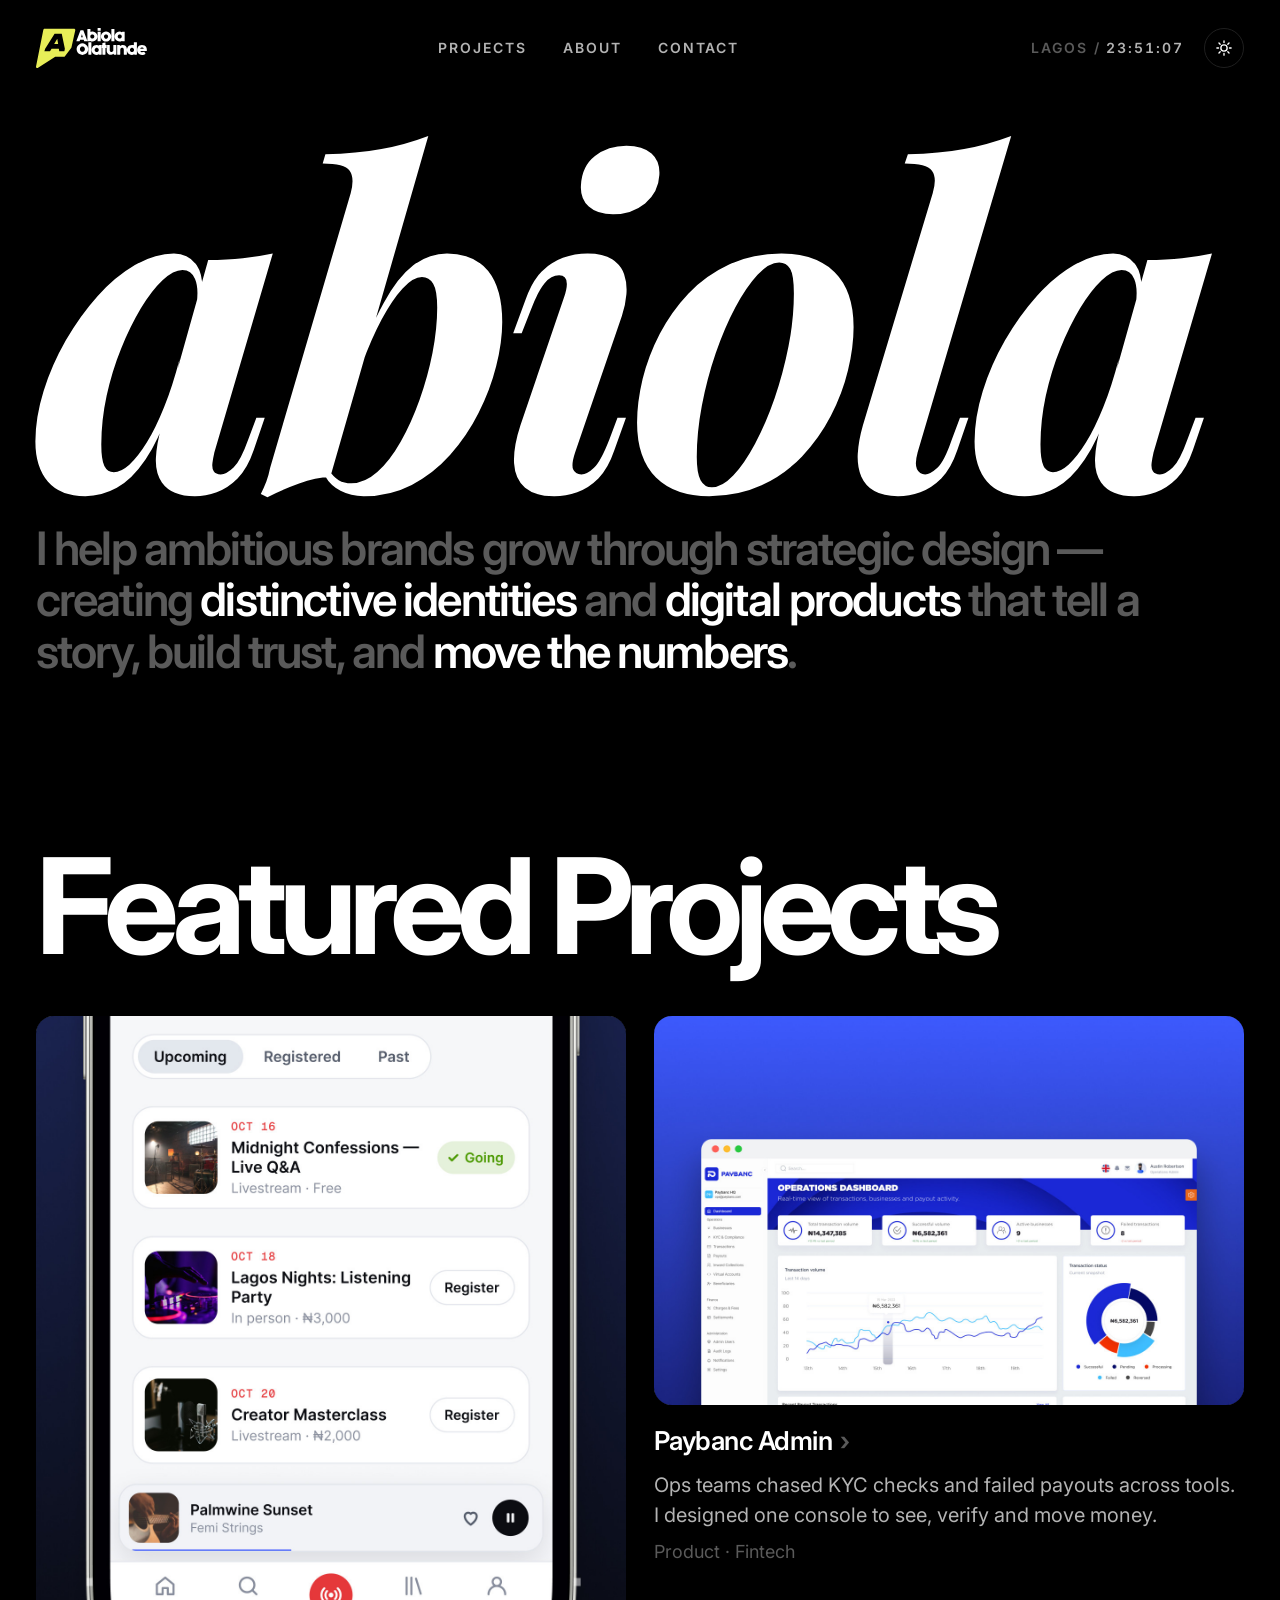
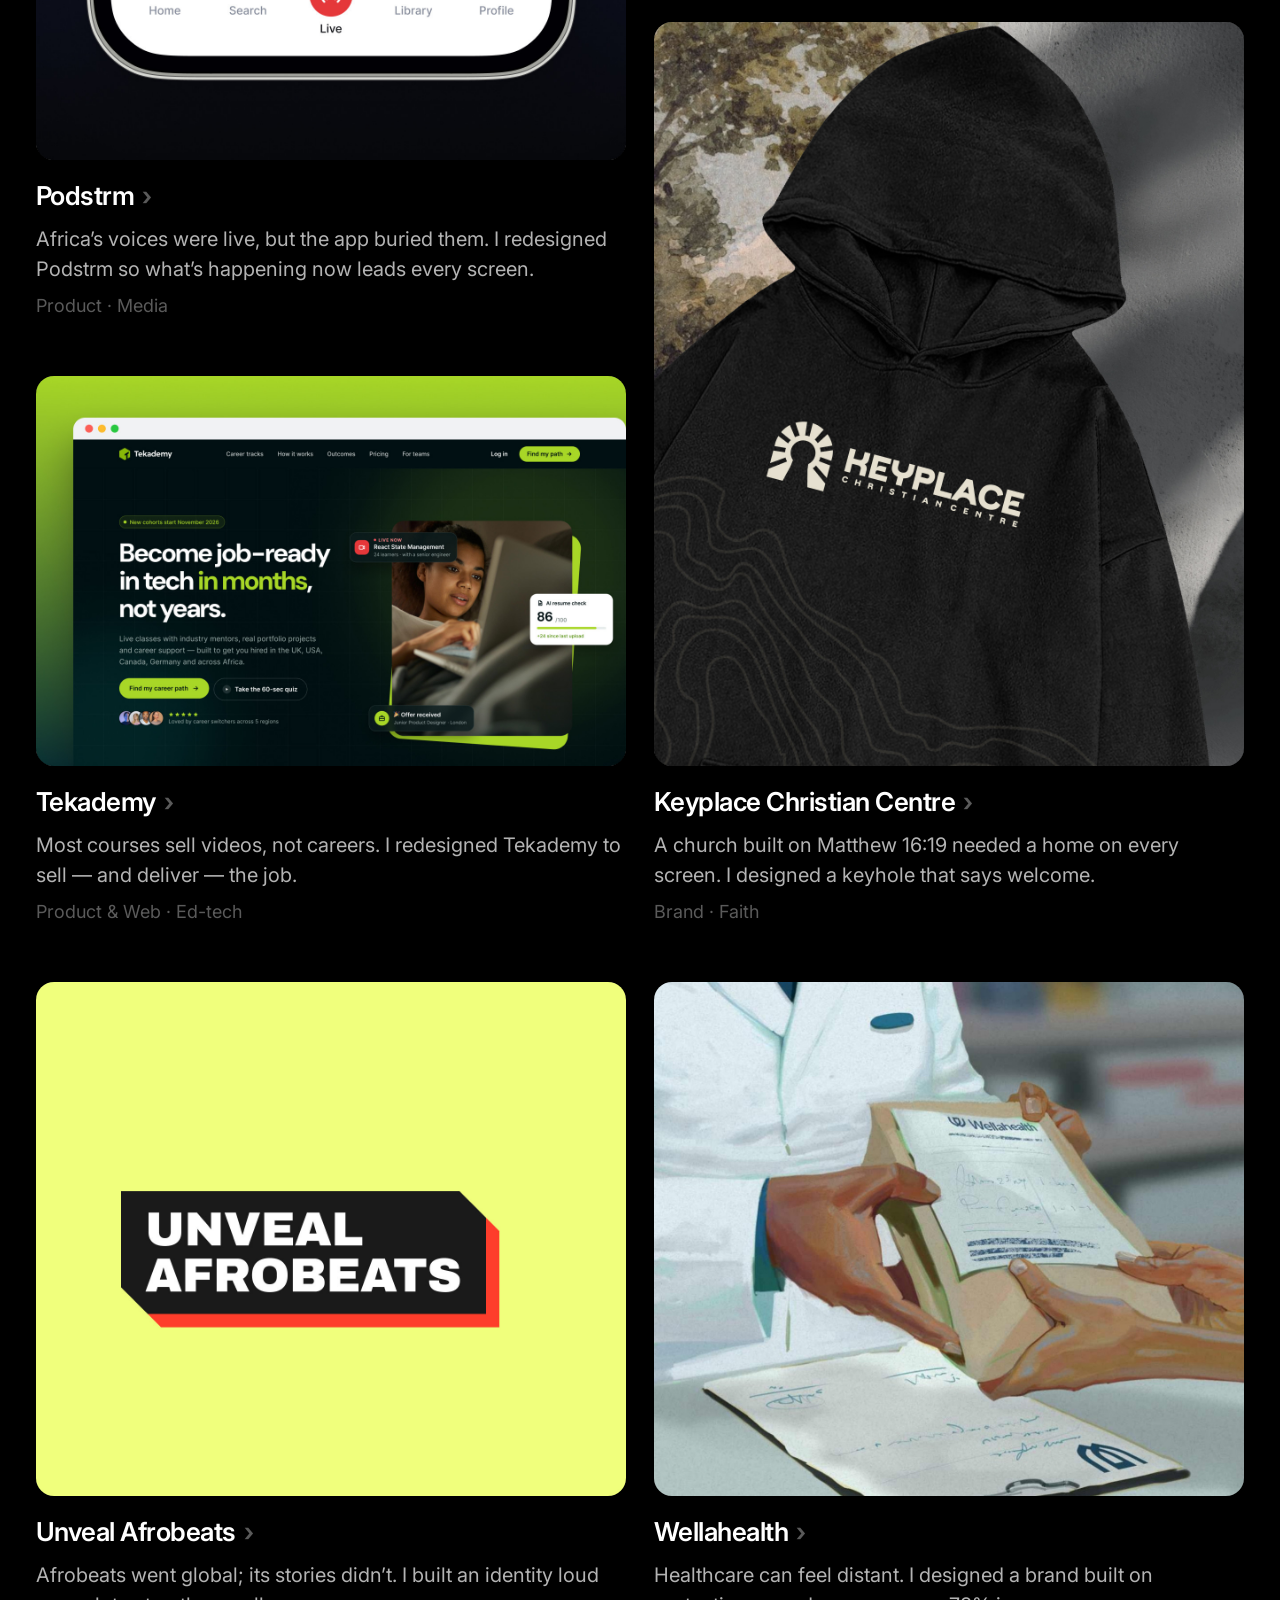
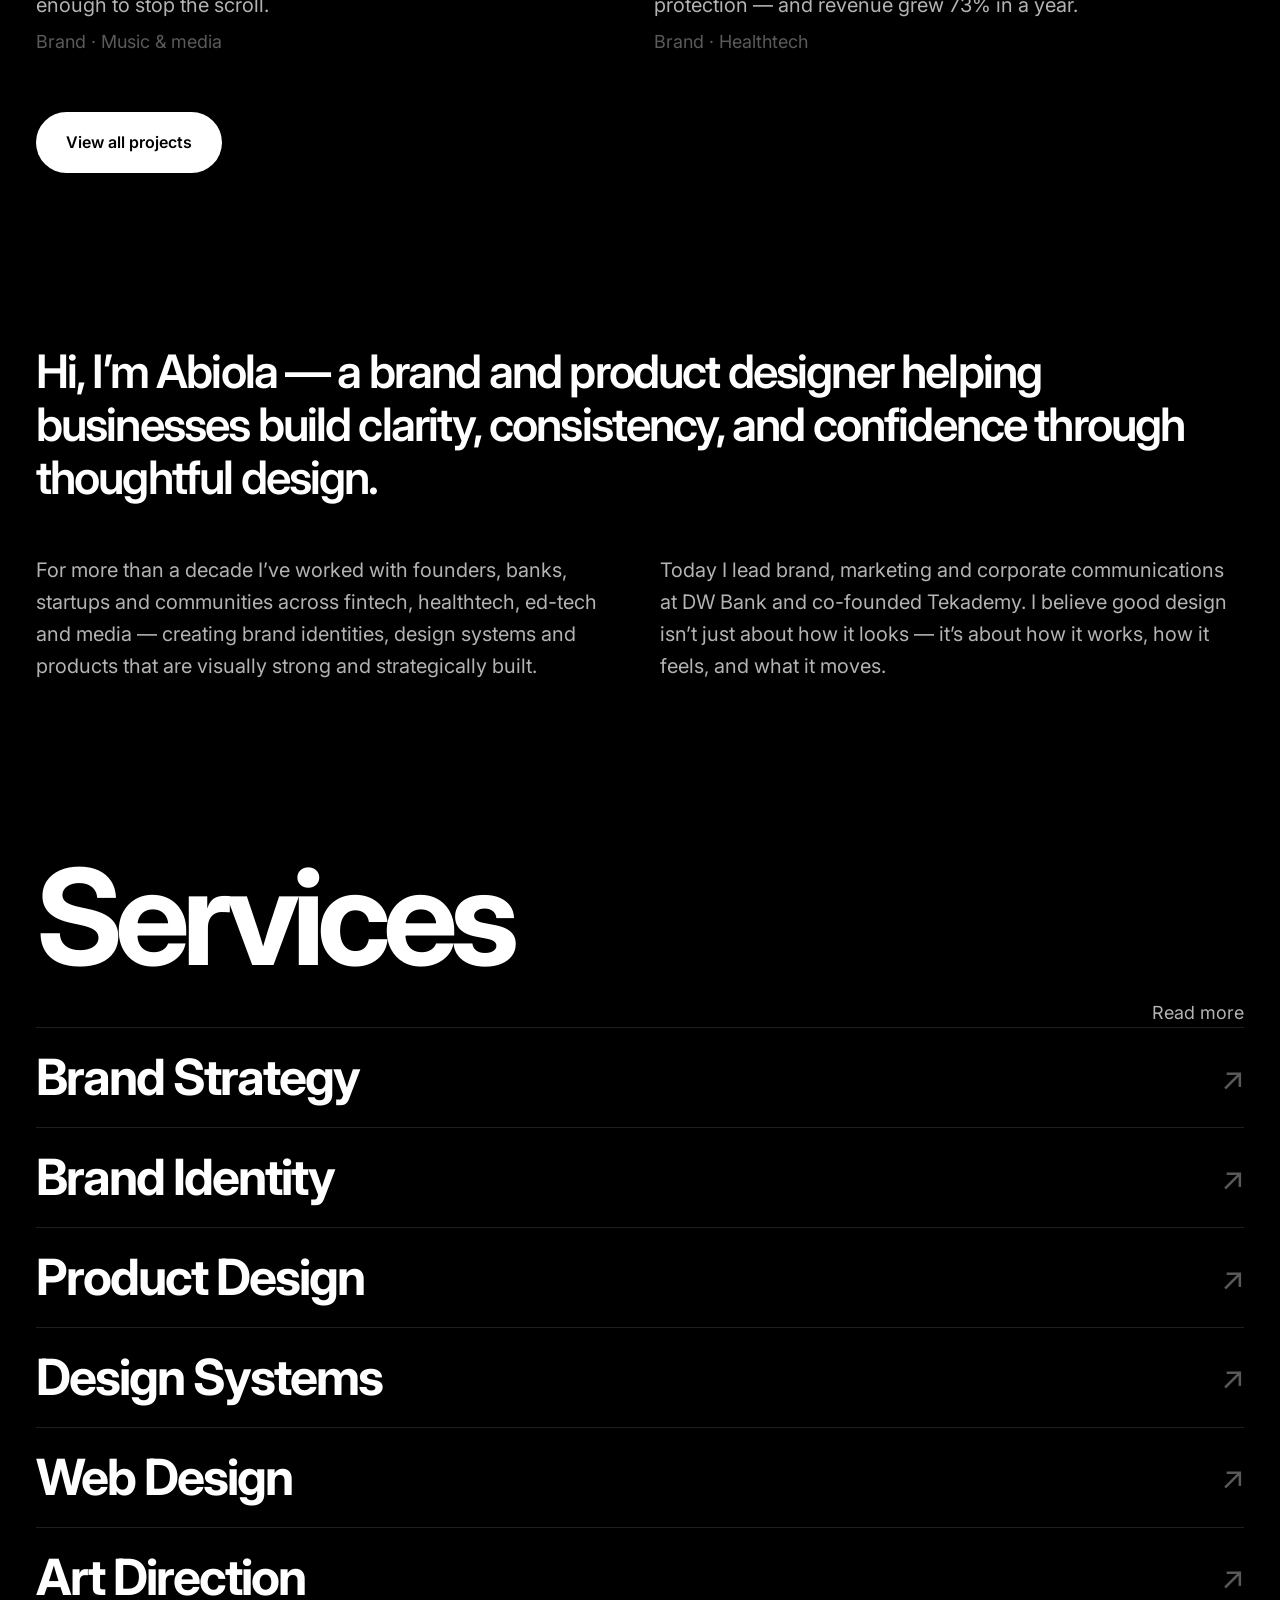
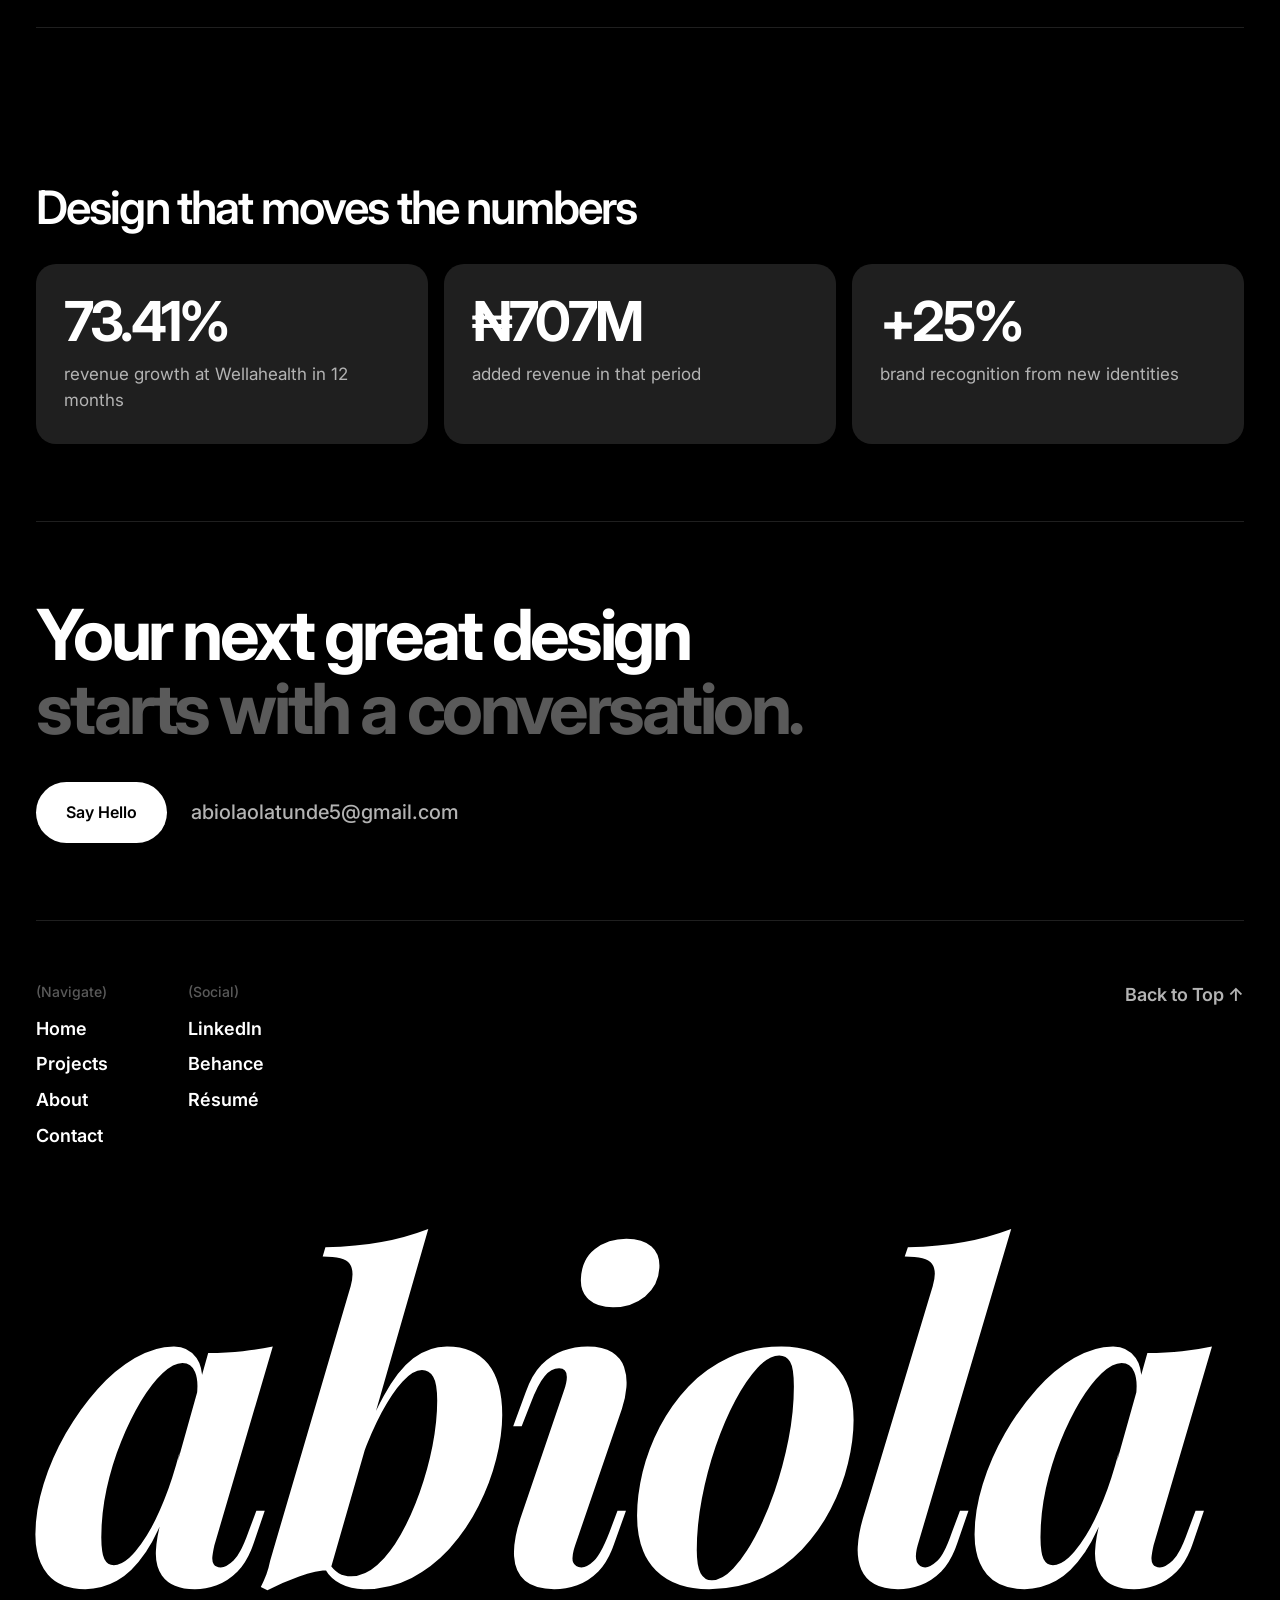
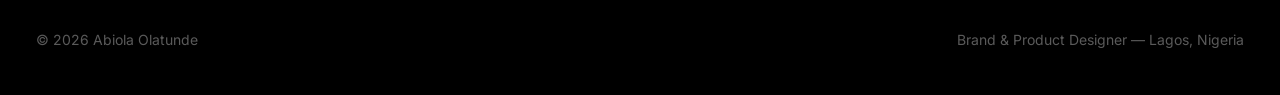
<file: index.html>
<!doctype html><html lang="en"><head><meta charset="utf-8"><meta name="viewport" content="width=device-width,initial-scale=1">
<title>Abiola Olatunde — Brand &amp; Product Designer</title><meta name="description" content="I help ambitious brands grow through strategic design."><meta property="og:title" content="Abiola Olatunde — Brand &amp; Product Designer"><meta property="og:description" content="I help ambitious brands grow through strategic design."><meta property="og:image" content="assets/img/card-podstrm.jpg">
<script>(function(){var t;try{t=localStorage.getItem('theme');}catch(e){}document.documentElement.setAttribute('data-theme',t==='light'?'light':'dark');})();</script>
<link rel="icon" href="assets/favicon.svg" type="image/svg+xml"><link rel="preconnect" href="https://fonts.googleapis.com"><link rel="preconnect" href="https://fonts.gstatic.com" crossorigin>
<link href="https://fonts.googleapis.com/css2?family=Inter:wght@400;500;600;700;900&display=swap" rel="stylesheet"><link rel="preload" href="assets/fonts/playfair-display-latin-700-italic.woff2" as="font" type="font/woff2" crossorigin><link rel="stylesheet" href="assets/style.css"></head><body><header class="site-head" data-appear><a class="logo" href="./"><svg class="brand-logo" viewBox="0 0 383.6 138.4" role="img" aria-label="Abiola Olatunde"><path class="logo-mark" fill="#E8EE58" fill-rule="evenodd" d="M 131.4,2.6 L 30,2.6 C 27.8,2.6 25.8,4.1 25.4,6.3 L 0.1,132.9 C -0.7,136.9 3.7,139.9 7.2,137.7 L 65.3,100 C 66,99.5 66.9,99.3 67.8,99.3 L 96.6,99.3 C 98,99.3 99.4,98.6 100.2,97.5 L 121.7,69.5 C 122.2,69 122.4,68.4 122.6,67.7 L 135.9,8.2 C 136.5,5.3 134.3,2.6 131.4,2.6 L 131.4,2.6 M 29,80.5 L 48.5,80.5 L 53.8,71.4 L 79.1,71.5 L 80.5,80.5 L 98.2,80.5 L 99.9,71.4 L 89.1,19.7 L 64.3,19.7 L 31.7,71.5 L 29,80.5 L 29,80.5 M 62.8,55.7 L 76.6,55.7 L 73.6,37.2 L 62.8,55.7 L 62.8,55.7"/><path fill="currentColor" fill-rule="evenodd" d="M 177.8,44.8 C 177.9,45 178,45.1 178,45.3 C 178,45.5 177.9,45.7 177.7,45.9 C 177.5,46 177.3,46.1 177,46.1 L 167.7,46.1 C 167,46.1 166.6,45.8 166.4,45.1 L 165.1,40.9 L 152.6,40.9 L 151.3,45.1 C 151.1,45.8 150.6,46.1 150,46.1 L 140.8,46.1 C 140.4,46.1 140.2,46 140,45.9 C 139.8,45.7 139.7,45.5 139.7,45.3 C 139.7,45.1 139.8,45 139.8,44.8 L 153.6,8.5 C 153.9,7.9 154.3,7.6 154.9,7.6 L 162.8,7.6 C 163.5,7.6 163.9,7.9 164.1,8.5 L 177.8,44.8 L 177.8,44.8 M 162,31.6 L 159.4,23.1 L 158.8,21.1 L 158.4,23.1 L 155.8,31.6 L 162,31.6 L 162,31.6 M 195.1,12.4 C 198.3,12.4 201.2,13.1 203.9,14.7 C 206.5,16.2 208.7,18.3 210.2,20.9 C 211.8,23.6 212.6,26.4 212.6,29.5 C 212.6,32.7 211.8,35.6 210.3,38.2 C 208.7,40.9 206.6,43 203.9,44.5 C 201.2,46.1 198.3,46.9 195.1,46.9 C 192.2,46.9 189.6,46.1 187.5,44.7 L 186.6,45.3 C 186.3,45.8 185.9,46.1 185.3,46.1 L 178.9,46.1 C 178.6,46.1 178.3,46 178.1,45.8 C 177.9,45.6 177.8,45.3 177.8,45 L 177.8,4.4 C 177.8,3.7 178.2,3.3 178.9,3.3 L 187.3,3.3 C 188,3.3 188.4,3.7 188.4,4.4 L 188.4,13.7 C 189.4,13.3 190.4,12.9 191.5,12.7 C 192.6,12.5 193.8,12.4 195.1,12.4 L 195.1,12.4 M 194.9,36.7 C 196.3,36.7 197.5,36.4 198.5,35.8 C 199.6,35.2 200.4,34.4 201,33.3 C 201.6,32.3 201.9,31.1 201.9,29.7 C 201.9,28.3 201.6,27.1 201,26 C 200.4,24.9 199.5,24.1 198.5,23.5 C 197.4,22.8 196.2,22.5 194.9,22.5 C 193.5,22.5 192.4,22.8 191.3,23.5 C 190.2,24.1 189.3,24.9 188.7,26 C 188.1,27.1 187.8,28.3 187.8,29.7 C 187.8,31 188.1,32.2 188.8,33.3 C 189.4,34.4 190.2,35.2 191.3,35.8 C 192.4,36.3 193.6,36.6 194.9,36.6 L 194.9,36.7 M 214.3,9.7 C 213.6,9.7 213.2,9.3 213.2,8.6 L 213.2,1.2 C 213.2,0.4 213.6,1.1e-13 214.3,1.1e-13 L 222.8,1.1e-13 C 223.5,1.1e-13 223.9,0.4 223.9,1.2 L 223.9,8.6 C 223.9,9.3 223.5,9.7 222.8,9.7 L 214.3,9.7 M 223.9,45 C 223.9,45.3 223.8,45.6 223.6,45.8 C 223.4,46 223.1,46.1 222.7,46.1 L 214.4,46.1 C 214,46.1 213.7,46 213.5,45.8 C 213.3,45.6 213.2,45.3 213.2,45 L 213.2,14 C 213.2,13.3 213.6,12.9 214.4,12.9 L 222.7,12.9 C 223.5,12.9 223.9,13.3 223.9,14 L 223.9,45 L 223.9,45 M 242.3,47 C 239,47 236,46.2 233.3,44.7 C 230.6,43.1 228.5,41 226.9,38.4 C 225.3,35.8 224.6,32.9 224.6,29.8 C 224.6,26.6 225.4,23.7 226.9,21 C 228.5,18.3 230.7,16.2 233.4,14.7 C 236.1,13.1 239.1,12.4 242.3,12.4 C 245.6,12.4 248.6,13.1 251.3,14.7 C 254.1,16.2 256.2,18.3 257.8,21 C 259.4,23.7 260.2,26.6 260.2,29.8 C 260.2,32.9 259.4,35.8 257.8,38.4 C 256.2,41 254,43.1 251.3,44.7 C 248.5,46.2 245.5,47 242.3,47 L 242.3,47 M 242.4,36.8 C 243.7,36.8 244.9,36.5 246,35.9 C 247.1,35.2 248,34.4 248.6,33.3 C 249.2,32.2 249.5,31 249.5,29.7 C 249.5,28.3 249.2,27.1 248.6,26 C 248,25 247.1,24.1 246,23.5 C 244.9,22.9 243.7,22.6 242.4,22.6 C 241,22.6 239.8,22.9 238.7,23.5 C 237.7,24.1 236.8,25 236.2,26 C 235.5,27.1 235.2,28.3 235.2,29.7 C 235.2,31 235.5,32.2 236.2,33.3 C 236.8,34.4 237.7,35.2 238.7,35.9 C 239.8,36.5 241,36.8 242.4,36.8 M 271.4,45 C 271.4,45.7 271,46.1 270.2,46.1 L 261.9,46.1 C 261.6,46.1 261.3,46 261.1,45.8 C 260.9,45.6 260.8,45.3 260.8,45 L 260.8,4.5 C 260.8,4.2 260.9,3.9 261.1,3.7 C 261.3,3.5 261.6,3.4 261.9,3.4 L 270.2,3.4 C 271,3.4 271.4,3.8 271.4,4.5 L 271.4,45 L 271.4,45 M 298.2,13.7 C 298.4,13.4 298.5,13.2 298.8,13.1 C 299,13 299.2,12.9 299.5,12.9 L 305.6,12.9 C 306.4,12.9 306.8,13.3 306.8,14 L 306.8,45 C 306.8,45.3 306.7,45.6 306.5,45.8 C 306.3,46 306,46.1 305.6,46.1 L 299.3,46.1 C 298.7,46.1 298.3,45.8 298,45.3 L 297.1,44.7 C 294.9,46.1 292.4,46.8 289.4,46.8 C 286.3,46.8 283.4,46.1 280.7,44.5 C 278,42.9 275.9,40.9 274.3,38.2 C 272.8,35.6 272,32.7 272,29.5 C 272,26.4 272.8,23.5 274.3,20.9 C 275.9,18.3 278,16.2 280.7,14.7 C 283.4,13.1 286.3,12.4 289.5,12.4 C 292.5,12.4 295,13.1 297.2,14.6 L 298.2,13.7 L 298.2,13.7 M 289.7,36.7 C 291,36.7 292.2,36.4 293.3,35.8 C 294.4,35.2 295.2,34.4 295.8,33.3 C 296.5,32.2 296.8,31 296.8,29.7 C 296.8,28.3 296.5,27.1 295.9,26 C 295.2,24.9 294.4,24.1 293.3,23.5 C 292.2,22.9 291.1,22.5 289.7,22.5 C 288.4,22.5 287.2,22.9 286.1,23.5 C 285.1,24.1 284.2,24.9 283.6,26 C 283,27.1 282.7,28.3 282.7,29.7 C 282.7,31.1 283,32.3 283.6,33.3 C 284.2,34.4 285,35.2 286.1,35.8 C 287.1,36.4 288.3,36.7 289.7,36.7 L 289.7,36.7 M 160.5,93 C 156.8,93 153.4,92.1 150.4,90.3 C 147.3,88.5 144.9,86.1 143.1,83.1 C 141.4,80 140.5,76.7 140.5,73 C 140.5,69.4 141.4,66 143.1,63 C 144.9,59.9 147.3,57.6 150.4,55.8 C 153.4,54 156.8,53.1 160.5,53.1 C 164.2,53.1 167.6,54 170.7,55.8 C 173.8,57.6 176.2,60 177.9,63 C 179.7,66 180.6,69.4 180.6,73 C 180.6,76.7 179.7,80 177.9,83.1 C 176.2,86.1 173.8,88.5 170.7,90.3 C 167.6,92.1 164.2,93 160.5,93 M 160.5,82.2 C 162,82.2 163.4,81.8 164.8,81 C 166.1,80.2 167.1,79.1 167.9,77.7 C 168.7,76.3 169.1,74.8 169.1,73.1 C 169.1,71.4 168.7,69.8 167.9,68.5 C 167.1,67.1 166.1,66 164.8,65.2 C 163.5,64.4 162,64 160.6,64 C 159.1,64 157.6,64.4 156.3,65.2 C 155,66 154,67.1 153.2,68.5 C 152.4,69.8 152,71.4 152,73.1 C 152,74.8 152.4,76.3 153.2,77.7 C 154,79.1 155,80.2 156.3,81 C 157.6,81.8 159.1,82.2 160.6,82.2 L 160.5,82.2 M 191.7,91.2 C 191.7,91.9 191.3,92.3 190.6,92.3 L 182.3,92.3 C 181.9,92.3 181.6,92.2 181.4,92 C 181.2,91.8 181.1,91.5 181.1,91.2 L 181.1,50.7 C 181.1,50.4 181.2,50.1 181.4,49.9 C 181.6,49.7 181.9,49.6 182.3,49.6 L 190.6,49.6 C 191.3,49.6 191.7,50 191.7,50.7 L 191.7,91.2 L 191.7,91.2 M 218.5,60 C 218.7,59.7 218.9,59.5 219.1,59.3 C 219.3,59.2 219.6,59.1 219.9,59.1 L 226,59.1 C 226.8,59.1 227.1,59.5 227.1,60.2 L 227.1,91.2 C 227.1,91.5 227,91.8 226.8,92 C 226.6,92.2 226.4,92.3 226,92.3 L 219.6,92.3 C 219,92.3 218.6,92.1 218.3,91.5 L 217.4,90.9 C 215.3,92.4 212.7,93.1 209.8,93.1 C 206.6,93.1 203.7,92.3 201,90.7 C 198.4,89.2 196.2,87.1 194.7,84.4 C 193.1,81.8 192.3,78.9 192.3,75.8 C 192.3,72.6 193.1,69.8 194.7,67.1 C 196.3,64.5 198.4,62.4 201.1,60.9 C 203.8,59.4 206.7,58.6 209.8,58.6 C 212.8,58.6 215.4,59.3 217.6,60.8 L 218.5,60 M 210,82.9 C 211.3,82.9 212.5,82.6 213.6,82 C 214.7,81.4 215.5,80.6 216.2,79.5 C 216.8,78.4 217.1,77.2 217.1,75.9 C 217.1,74.5 216.8,73.3 216.2,72.2 C 215.6,71.1 214.7,70.3 213.7,69.7 C 212.6,69.1 211.4,68.7 210.1,68.7 C 208.7,68.7 207.5,69.1 206.5,69.7 C 205.4,70.3 204.5,71.1 203.9,72.2 C 203.3,73.3 203,74.5 203,75.9 C 203,77.3 203.3,78.5 203.9,79.5 C 204.5,80.6 205.3,81.4 206.4,82 C 207.5,82.6 208.7,82.9 210,82.9 L 210,82.9 M 240.3,91.2 C 240.3,91.5 240.2,91.8 240,92 C 239.8,92.2 239.6,92.3 239.2,92.3 L 230.8,92.3 C 230.5,92.3 230.2,92.2 230,92 C 229.8,91.8 229.7,91.6 229.7,91.2 L 229.7,69 L 227.4,69 C 227,69 226.7,68.9 226.5,68.7 C 226.3,68.5 226.2,68.2 226.2,67.8 L 226.2,60.2 C 226.2,59.5 226.6,59.1 227.4,59.1 L 229.6,59.1 L 229.6,53.1 C 229.6,52.4 229.9,52 230.6,51.8 L 239.1,50.2 C 239.2,50.2 239.3,50.2 239.4,50.2 C 239.7,50.2 239.9,50.2 240.1,50.4 C 240.3,50.6 240.4,50.9 240.4,51.2 L 240.4,59.1 L 245,59.1 C 245.7,59.1 246.1,59.5 246.1,60.2 L 246.1,67.9 C 246.1,68.2 246,68.5 245.8,68.7 C 245.6,68.9 245.3,69 245,69 L 240.3,69 L 240.3,91.2 L 240.3,91.2 M 267.5,60.2 C 267.5,59.5 267.9,59.1 268.6,59.1 L 277,59.1 C 277.8,59.1 278.1,59.5 278.1,60.2 L 278.1,91.2 C 278.1,91.9 277.8,92.3 277,92.3 L 270.7,92.3 C 270,92.3 269.6,92 269.3,91.5 L 267.9,89.1 C 266.6,90.2 265,91.1 263.2,91.8 C 261.4,92.5 259.7,92.8 258.1,92.8 C 255.4,92.8 253,92.2 251,91 C 249,89.7 247.4,88 246.3,85.7 C 245.1,83.4 244.6,80.8 244.6,77.8 L 244.6,60.3 C 244.6,59.5 245,59.1 245.7,59.1 L 254.1,59.1 C 254.9,59.1 255.2,59.5 255.2,60.3 L 255.2,76.6 C 255.2,77.9 255.5,79 255.9,80 C 256.4,81 257.1,81.8 257.9,82.3 C 258.8,82.9 259.8,83.1 260.9,83.1 C 262.2,83.1 263.3,82.9 264.3,82.3 C 265.3,81.7 266.1,80.9 266.7,80 C 267.2,79.1 267.5,78.1 267.5,77.1 L 267.5,60.3 L 267.5,60.2 M 300.9,58.6 C 303.7,58.6 306,59.2 308.1,60.4 C 310.1,61.7 311.7,63.5 312.8,65.7 C 313.9,68 314.5,70.7 314.5,73.6 L 314.5,91.2 C 314.5,91.9 314.1,92.3 313.4,92.3 L 305,92.3 C 304.2,92.3 303.8,91.9 303.8,91.2 L 303.8,74.8 C 303.8,73.5 303.6,72.4 303.1,71.4 C 302.7,70.4 302,69.6 301.1,69.1 C 300.3,68.6 299.3,68.3 298.2,68.3 C 296.9,68.3 295.8,68.6 294.8,69.2 C 293.8,69.7 293,70.5 292.4,71.4 C 291.9,72.4 291.6,73.3 291.6,74.3 L 291.6,91.2 C 291.6,91.5 291.5,91.8 291.3,92 C 291.1,92.2 290.8,92.3 290.4,92.3 L 282.1,92.3 C 281.7,92.3 281.4,92.2 281.2,92 C 281,91.8 280.9,91.5 280.9,91.2 L 280.9,60.2 C 280.9,59.5 281.3,59.1 282.1,59.1 L 288.4,59.1 C 289,59.1 289.5,59.4 289.8,59.9 L 291.2,62.3 C 292.5,61.2 294.1,60.3 295.9,59.6 C 297.7,58.9 299.4,58.6 300.9,58.6 L 300.9,58.6 M 338.6,50.6 C 338.6,49.9 339,49.5 339.7,49.5 L 348.1,49.5 C 348.8,49.5 349.2,49.9 349.2,50.6 L 349.2,91.2 C 349.2,91.5 349.1,91.8 348.9,92 C 348.7,92.2 348.4,92.3 348.1,92.3 L 341.7,92.3 C 341.1,92.3 340.7,92 340.4,91.5 L 339.5,90.9 C 337.3,92.4 334.8,93.1 331.9,93.1 C 328.7,93.1 325.8,92.3 323.1,90.7 C 320.4,89.2 318.3,87.1 316.7,84.4 C 315.2,81.8 314.4,78.9 314.4,75.8 C 314.4,72.6 315.2,69.8 316.8,67.1 C 318.3,64.5 320.5,62.4 323.1,60.9 C 325.8,59.3 328.7,58.6 331.9,58.6 C 333.2,58.6 334.4,58.7 335.5,58.9 C 336.6,59.1 337.6,59.5 338.6,59.9 L 338.6,50.6 L 338.6,50.6 M 332.1,82.9 C 333.4,82.9 334.6,82.6 335.7,82 C 336.8,81.4 337.6,80.6 338.3,79.5 C 338.9,78.4 339.2,77.2 339.2,75.9 C 339.2,74.5 338.9,73.3 338.3,72.2 C 337.7,71.1 336.8,70.3 335.7,69.7 C 334.7,69 333.5,68.7 332.1,68.7 C 330.8,68.7 329.6,69 328.5,69.7 C 327.5,70.3 326.6,71.1 326,72.2 C 325.4,73.3 325.1,74.5 325.1,75.9 C 325.1,77.2 325.4,78.5 326,79.5 C 326.6,80.6 327.4,81.4 328.5,82 C 329.5,82.6 330.7,82.9 332.1,82.9 L 332.1,82.9 M 367.3,93.2 C 363.9,93.2 360.9,92.4 358.2,90.8 C 355.6,89.3 353.5,87.2 352,84.5 C 350.6,81.9 349.8,79 349.8,75.9 C 349.8,72.8 350.5,69.9 352,67.2 C 353.4,64.6 355.3,62.5 357.9,60.9 C 360.4,59.4 363.3,58.6 366.6,58.6 C 370.1,58.6 373.2,59.3 375.7,60.8 C 378.3,62.3 380.2,64.3 381.6,66.9 C 382.9,69.5 383.6,72.5 383.6,75.9 C 383.6,76.8 383.6,77.6 383.5,78.4 C 383.4,79.1 383,79.5 382.3,79.5 L 360.8,79.5 C 361.5,80.9 362.4,81.9 363.6,82.7 C 364.9,83.4 366.2,83.7 367.8,83.7 C 368.8,83.7 369.7,83.6 370.5,83.3 C 371.3,83 372.2,82.6 373,82.1 C 373.2,81.9 373.5,81.8 373.7,81.8 C 374,81.8 374.3,82 374.5,82.4 L 378.5,88 C 378.7,88.2 378.7,88.5 378.7,88.7 C 378.7,89.1 378.6,89.3 378.3,89.6 C 376.8,90.7 375.1,91.6 373.2,92.2 C 371.4,92.8 369.4,93.2 367.3,93.2 L 367.3,93.2 M 373.1,71.7 C 372.5,70.4 371.8,69.3 370.7,68.6 C 369.6,68 368.4,67.6 366.9,67.6 C 365.5,67.6 364.2,68 363.1,68.7 C 362.1,69.3 361.3,70.4 360.7,71.7 L 373.1,71.7 L 373.1,71.7"/></svg></a><nav class="nav" aria-label="Main"><a href="projects">PROJECTS</a><a href="about">ABOUT</a><a href="contact">CONTACT</a></nav><div class="head-right"><div class="clock"><span>LAGOS / </span><time data-clock>--:--:--</time></div><button class="theme-toggle" type="button" data-theme-toggle aria-label="Switch to light mode"><svg class="sun" viewBox="0 0 24 24" fill="none" stroke="currentColor" stroke-width="1.8" stroke-linecap="round" aria-hidden="true"><circle cx="12" cy="12" r="4.2"/><path d="M12 2.5v2.2M12 19.3v2.2M2.5 12h2.2M19.3 12h2.2M5.3 5.3l1.6 1.6M17.1 17.1l1.6 1.6M5.3 18.7l1.6-1.6M17.1 6.9l1.6-1.6"/></svg><svg class="moon" viewBox="0 0 24 24" fill="none" stroke="currentColor" stroke-width="1.8" stroke-linejoin="round" aria-hidden="true"><path d="M20.5 14.3A8.5 8.5 0 0 1 9.7 3.5a8.5 8.5 0 1 0 10.8 10.8z"/></svg></button></div></header><main class="wrap">
<h1 class="wordmark" data-appear>abiola</h1><p class="statement" data-appear="late">I help ambitious brands grow through strategic design — creating <b>distinctive identities</b> and <b>digital products</b> that tell a story, build trust, and <b>move the numbers</b>.</p>
<section><h2 class="huge">Featured Projects</h2><div class="masonry"><div class="col"><a class="card" href="work/podstrm"><div class="media" style="aspect-ratio:666/840"><img src="assets/img/card-podstrm.jpg" width="666" height="840" alt="Podstrm" loading="lazy"></div><h3>Podstrm<i>›</i></h3><p>Africa’s voices were live, but the app buried them. I redesigned Podstrm so what’s happening now leads every screen.</p><small>Product · Media</small></a><a class="card" href="work/tekademy"><div class="media" style="aspect-ratio:666/440"><img src="assets/img/card-tekademy.jpg" width="666" height="440" alt="Tekademy" loading="lazy"></div><h3>Tekademy<i>›</i></h3><p>Most courses sell videos, not careers. I redesigned Tekademy to sell — and deliver — the job.</p><small>Product &amp; Web · Ed-tech</small></a><a class="card" href="work/unveal"><div class="media" style="aspect-ratio:666/580"><img src="assets/img/card-unveal.jpg" width="666" height="580" alt="Unveal Afrobeats" loading="lazy"></div><h3>Unveal Afrobeats<i>›</i></h3><p>Afrobeats went global; its stories didn’t. I built an identity loud enough to stop the scroll.</p><small>Brand · Music &amp; media</small></a></div><div class="col"><a class="card" href="work/paybanc"><div class="media" style="aspect-ratio:666/440"><img src="assets/img/card-paybanc.jpg" width="666" height="440" alt="Paybanc Admin" loading="lazy"></div><h3>Paybanc Admin<i>›</i></h3><p>Ops teams chased KYC checks and failed payouts across tools. I designed one console to see, verify and move money.</p><small>Product · Fintech</small></a><a class="card" href="work/keyplace"><div class="media" style="aspect-ratio:666/840"><img src="assets/img/card-keyplace.jpg" width="666" height="840" alt="Keyplace Christian Centre" loading="lazy"></div><h3>Keyplace Christian Centre<i>›</i></h3><p>A church built on Matthew 16:19 needed a home on every screen. I designed a keyhole that says welcome.</p><small>Brand · Faith</small></a><a class="card" href="work/wellahealth"><div class="media" style="aspect-ratio:666/580"><img src="assets/img/card-wellahealth.jpg" width="666" height="580" alt="Wellahealth" loading="lazy"></div><h3>Wellahealth<i>›</i></h3><p>Healthcare can feel distant. I designed a brand built on protection — and revenue grew 73% in a year.</p><small>Brand · Healthtech</small></a></div></div><p style="margin-top:56px"><a class="btn" href="projects">View all projects</a></p></section>
<section><p class="lead">Hi, I’m Abiola — a brand and product designer helping businesses build clarity, consistency, and confidence through thoughtful design.</p>
<div class="two-col"><p>For more than a decade I’ve worked with founders, banks, startups and communities across fintech, healthtech, ed-tech and media — creating brand identities, design systems and products that are visually strong and strategically built.</p><p>Today I lead brand, marketing and corporate communications at DW Bank and co-founded Tekademy. I believe good design isn’t just about how it looks — it’s about how it works, how it feels, and what it moves.</p></div></section>
<section><div class="list-head"><h2 class="huge">Services</h2><a class="fadelink muted" href="about">Read more</a></div><div class="rows"><div class="row"><b>Brand Strategy</b><span>↗</span></div><div class="row"><b>Brand Identity</b><span>↗</span></div><div class="row"><b>Product Design</b><span>↗</span></div><div class="row"><b>Design Systems</b><span>↗</span></div><div class="row"><b>Web Design</b><span>↗</span></div><div class="row"><b>Art Direction</b><span>↗</span></div></div></section>
<section><p class="lead" style="max-width:900px">Design that moves the numbers</p><div class="stats"><div class="stat"><b>73.41%</b><span>revenue growth at Wellahealth in 12 months</span></div><div class="stat"><b>₦707M</b><span>added revenue in that period</span></div><div class="stat"><b>+25%</b><span>brand recognition from new identities</span></div></div></section></main><div class="wrap"><section class="cta"><h2>Your next great design<br><span>starts with a conversation.</span></h2><div class="actions"><a class="btn" href="mailto:abiolaolatunde5@gmail.com">Say Hello</a><a class="mail fadelink" href="mailto:abiolaolatunde5@gmail.com">abiolaolatunde5@gmail.com</a></div></section>
<footer><div class="foot"><div><h4>(Navigate)</h4><a class="fadelink" href="./">Home</a><a class="fadelink" href="projects">Projects</a><a class="fadelink" href="about">About</a><a class="fadelink" href="contact">Contact</a></div>
<div><h4>(Social)</h4><a class="fadelink" href="https://www.linkedin.com/in/helloabiola/" target="_blank" rel="noopener">LinkedIn</a><a class="fadelink" href="https://www.behance.net/helloabiola" target="_blank" rel="noopener">Behance</a><a class="fadelink" href="https://drive.google.com/file/d/1vZUpydbHRFc7InXNhGjmikHniOKCymTY/view?usp=sharing" target="_blank" rel="noopener">Résumé</a></div>
<a class="top fadelink" href="#" data-top>Back to Top ↑</a></div><div class="foot-mark" aria-hidden="true">abiola</div>
<div class="foot-base"><span>© <span data-year>2026</span> Abiola Olatunde</span><span>Brand &amp; Product Designer — Lagos, Nigeria</span></div></footer></div>
<script src="assets/site.js"></script></body></html>
</file>
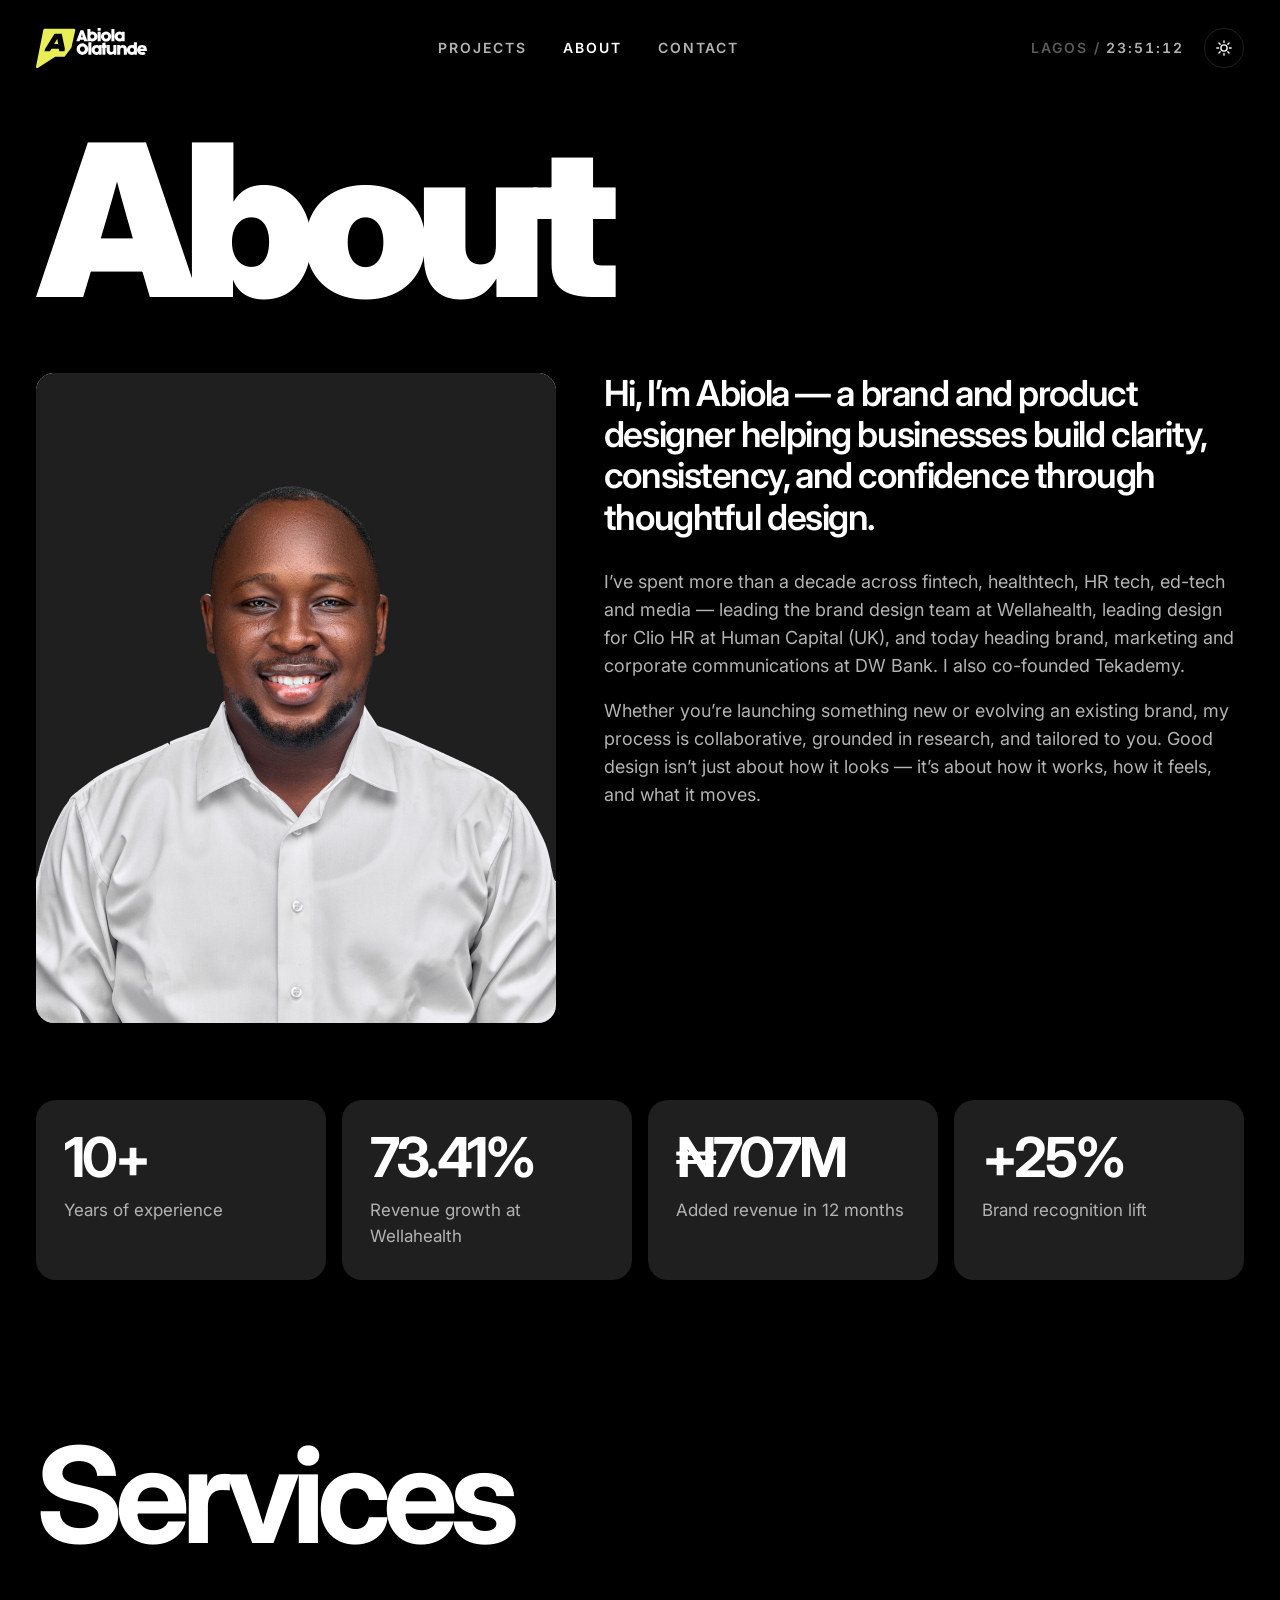
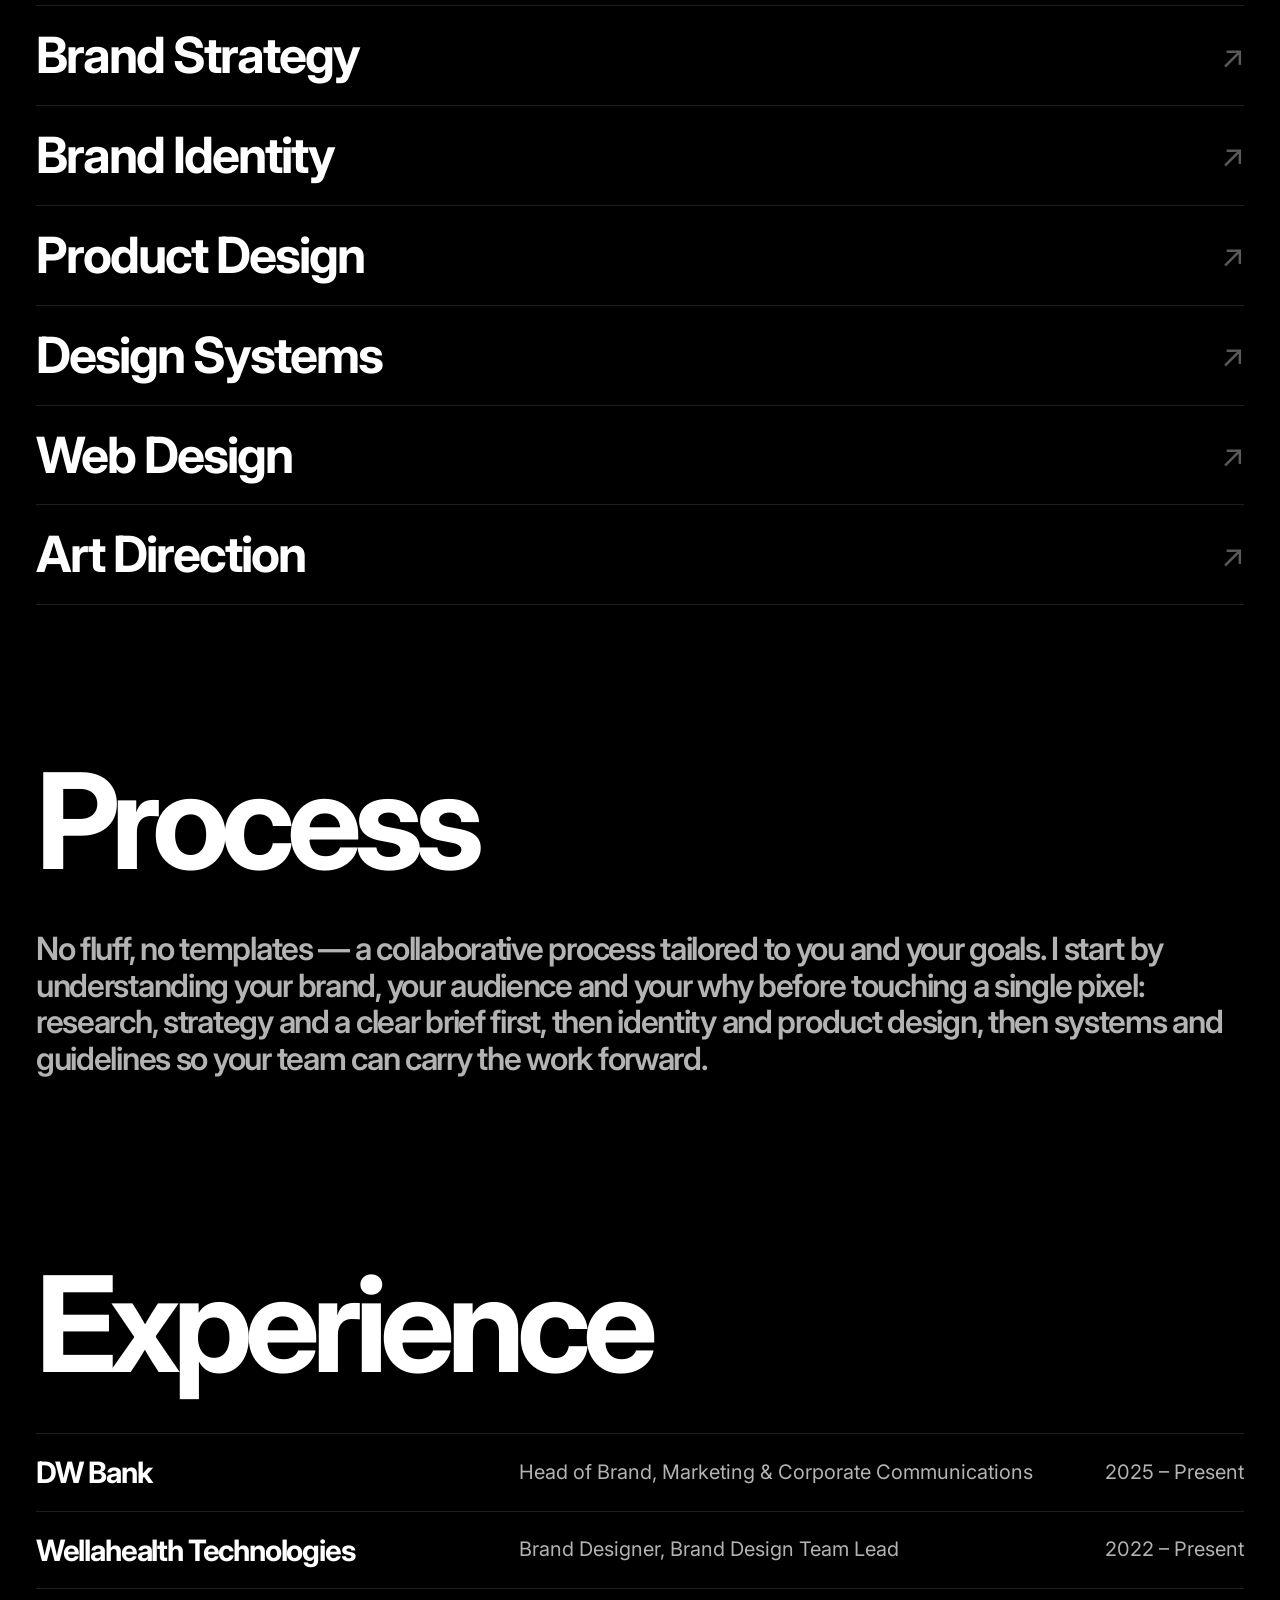
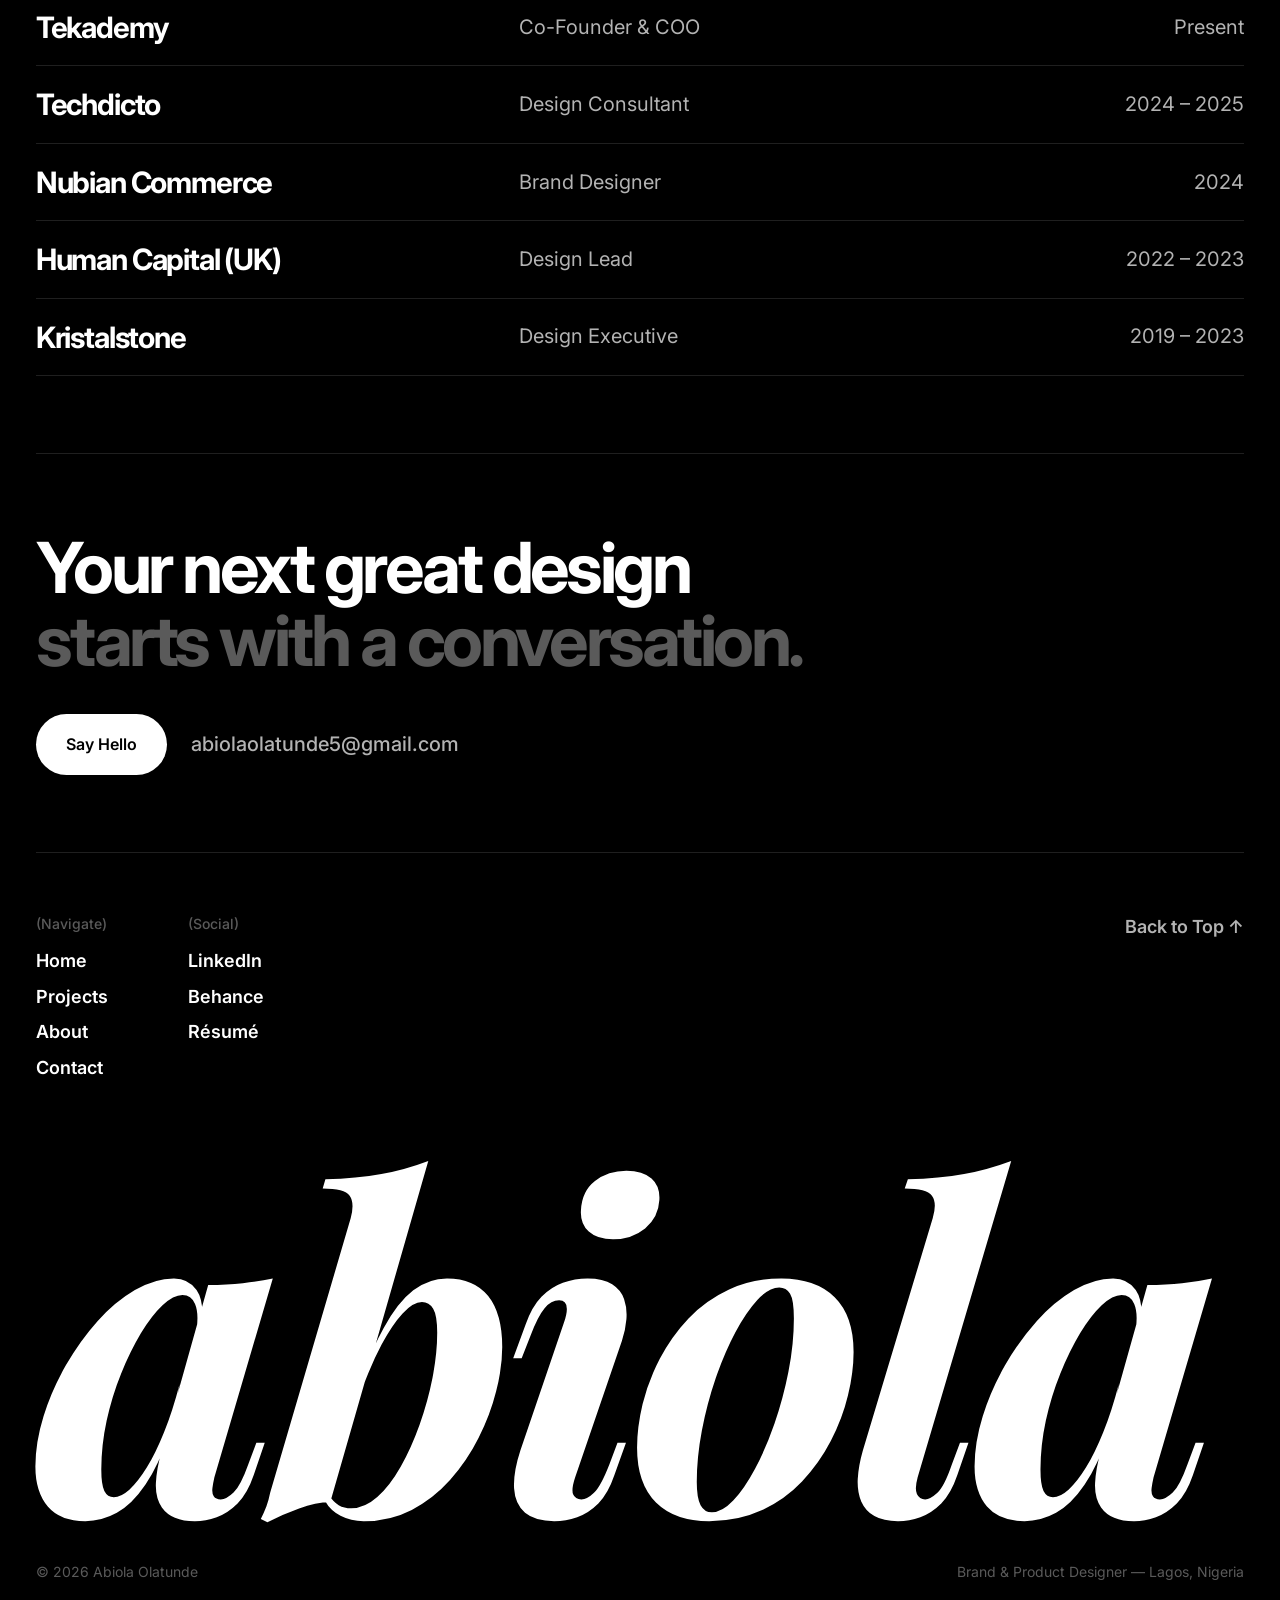
<file: about.html>
<!doctype html><html lang="en"><head><meta charset="utf-8"><meta name="viewport" content="width=device-width,initial-scale=1">
<title>About — Abiola Olatunde</title><meta name="description" content="Brand and product designer based in Lagos."><meta property="og:title" content="About — Abiola Olatunde"><meta property="og:description" content="Brand and product designer based in Lagos."><meta property="og:image" content="assets/img/card-podstrm.jpg">
<script>(function(){var t;try{t=localStorage.getItem('theme');}catch(e){}document.documentElement.setAttribute('data-theme',t==='light'?'light':'dark');})();</script>
<link rel="icon" href="assets/favicon.svg" type="image/svg+xml"><link rel="preconnect" href="https://fonts.googleapis.com"><link rel="preconnect" href="https://fonts.gstatic.com" crossorigin>
<link href="https://fonts.googleapis.com/css2?family=Inter:wght@400;500;600;700;900&display=swap" rel="stylesheet"><link rel="preload" href="assets/fonts/playfair-display-latin-700-italic.woff2" as="font" type="font/woff2" crossorigin><link rel="stylesheet" href="assets/style.css"></head><body><header class="site-head" data-appear><a class="logo" href="./"><svg class="brand-logo" viewBox="0 0 383.6 138.4" role="img" aria-label="Abiola Olatunde"><path class="logo-mark" fill="#E8EE58" fill-rule="evenodd" d="M 131.4,2.6 L 30,2.6 C 27.8,2.6 25.8,4.1 25.4,6.3 L 0.1,132.9 C -0.7,136.9 3.7,139.9 7.2,137.7 L 65.3,100 C 66,99.5 66.9,99.3 67.8,99.3 L 96.6,99.3 C 98,99.3 99.4,98.6 100.2,97.5 L 121.7,69.5 C 122.2,69 122.4,68.4 122.6,67.7 L 135.9,8.2 C 136.5,5.3 134.3,2.6 131.4,2.6 L 131.4,2.6 M 29,80.5 L 48.5,80.5 L 53.8,71.4 L 79.1,71.5 L 80.5,80.5 L 98.2,80.5 L 99.9,71.4 L 89.1,19.7 L 64.3,19.7 L 31.7,71.5 L 29,80.5 L 29,80.5 M 62.8,55.7 L 76.6,55.7 L 73.6,37.2 L 62.8,55.7 L 62.8,55.7"/><path fill="currentColor" fill-rule="evenodd" d="M 177.8,44.8 C 177.9,45 178,45.1 178,45.3 C 178,45.5 177.9,45.7 177.7,45.9 C 177.5,46 177.3,46.1 177,46.1 L 167.7,46.1 C 167,46.1 166.6,45.8 166.4,45.1 L 165.1,40.9 L 152.6,40.9 L 151.3,45.1 C 151.1,45.8 150.6,46.1 150,46.1 L 140.8,46.1 C 140.4,46.1 140.2,46 140,45.9 C 139.8,45.7 139.7,45.5 139.7,45.3 C 139.7,45.1 139.8,45 139.8,44.8 L 153.6,8.5 C 153.9,7.9 154.3,7.6 154.9,7.6 L 162.8,7.6 C 163.5,7.6 163.9,7.9 164.1,8.5 L 177.8,44.8 L 177.8,44.8 M 162,31.6 L 159.4,23.1 L 158.8,21.1 L 158.4,23.1 L 155.8,31.6 L 162,31.6 L 162,31.6 M 195.1,12.4 C 198.3,12.4 201.2,13.1 203.9,14.7 C 206.5,16.2 208.7,18.3 210.2,20.9 C 211.8,23.6 212.6,26.4 212.6,29.5 C 212.6,32.7 211.8,35.6 210.3,38.2 C 208.7,40.9 206.6,43 203.9,44.5 C 201.2,46.1 198.3,46.9 195.1,46.9 C 192.2,46.9 189.6,46.1 187.5,44.7 L 186.6,45.3 C 186.3,45.8 185.9,46.1 185.3,46.1 L 178.9,46.1 C 178.6,46.1 178.3,46 178.1,45.8 C 177.9,45.6 177.8,45.3 177.8,45 L 177.8,4.4 C 177.8,3.7 178.2,3.3 178.9,3.3 L 187.3,3.3 C 188,3.3 188.4,3.7 188.4,4.4 L 188.4,13.7 C 189.4,13.3 190.4,12.9 191.5,12.7 C 192.6,12.5 193.8,12.4 195.1,12.4 L 195.1,12.4 M 194.9,36.7 C 196.3,36.7 197.5,36.4 198.5,35.8 C 199.6,35.2 200.4,34.4 201,33.3 C 201.6,32.3 201.9,31.1 201.9,29.7 C 201.9,28.3 201.6,27.1 201,26 C 200.4,24.9 199.5,24.1 198.5,23.5 C 197.4,22.8 196.2,22.5 194.9,22.5 C 193.5,22.5 192.4,22.8 191.3,23.5 C 190.2,24.1 189.3,24.9 188.7,26 C 188.1,27.1 187.8,28.3 187.8,29.7 C 187.8,31 188.1,32.2 188.8,33.3 C 189.4,34.4 190.2,35.2 191.3,35.8 C 192.4,36.3 193.6,36.6 194.9,36.6 L 194.9,36.7 M 214.3,9.7 C 213.6,9.7 213.2,9.3 213.2,8.6 L 213.2,1.2 C 213.2,0.4 213.6,1.1e-13 214.3,1.1e-13 L 222.8,1.1e-13 C 223.5,1.1e-13 223.9,0.4 223.9,1.2 L 223.9,8.6 C 223.9,9.3 223.5,9.7 222.8,9.7 L 214.3,9.7 M 223.9,45 C 223.9,45.3 223.8,45.6 223.6,45.8 C 223.4,46 223.1,46.1 222.7,46.1 L 214.4,46.1 C 214,46.1 213.7,46 213.5,45.8 C 213.3,45.6 213.2,45.3 213.2,45 L 213.2,14 C 213.2,13.3 213.6,12.9 214.4,12.9 L 222.7,12.9 C 223.5,12.9 223.9,13.3 223.9,14 L 223.9,45 L 223.9,45 M 242.3,47 C 239,47 236,46.2 233.3,44.7 C 230.6,43.1 228.5,41 226.9,38.4 C 225.3,35.8 224.6,32.9 224.6,29.8 C 224.6,26.6 225.4,23.7 226.9,21 C 228.5,18.3 230.7,16.2 233.4,14.7 C 236.1,13.1 239.1,12.4 242.3,12.4 C 245.6,12.4 248.6,13.1 251.3,14.7 C 254.1,16.2 256.2,18.3 257.8,21 C 259.4,23.7 260.2,26.6 260.2,29.8 C 260.2,32.9 259.4,35.8 257.8,38.4 C 256.2,41 254,43.1 251.3,44.7 C 248.5,46.2 245.5,47 242.3,47 L 242.3,47 M 242.4,36.8 C 243.7,36.8 244.9,36.5 246,35.9 C 247.1,35.2 248,34.4 248.6,33.3 C 249.2,32.2 249.5,31 249.5,29.7 C 249.5,28.3 249.2,27.1 248.6,26 C 248,25 247.1,24.1 246,23.5 C 244.9,22.9 243.7,22.6 242.4,22.6 C 241,22.6 239.8,22.9 238.7,23.5 C 237.7,24.1 236.8,25 236.2,26 C 235.5,27.1 235.2,28.3 235.2,29.7 C 235.2,31 235.5,32.2 236.2,33.3 C 236.8,34.4 237.7,35.2 238.7,35.9 C 239.8,36.5 241,36.8 242.4,36.8 M 271.4,45 C 271.4,45.7 271,46.1 270.2,46.1 L 261.9,46.1 C 261.6,46.1 261.3,46 261.1,45.8 C 260.9,45.6 260.8,45.3 260.8,45 L 260.8,4.5 C 260.8,4.2 260.9,3.9 261.1,3.7 C 261.3,3.5 261.6,3.4 261.9,3.4 L 270.2,3.4 C 271,3.4 271.4,3.8 271.4,4.5 L 271.4,45 L 271.4,45 M 298.2,13.7 C 298.4,13.4 298.5,13.2 298.8,13.1 C 299,13 299.2,12.9 299.5,12.9 L 305.6,12.9 C 306.4,12.9 306.8,13.3 306.8,14 L 306.8,45 C 306.8,45.3 306.7,45.6 306.5,45.8 C 306.3,46 306,46.1 305.6,46.1 L 299.3,46.1 C 298.7,46.1 298.3,45.8 298,45.3 L 297.1,44.7 C 294.9,46.1 292.4,46.8 289.4,46.8 C 286.3,46.8 283.4,46.1 280.7,44.5 C 278,42.9 275.9,40.9 274.3,38.2 C 272.8,35.6 272,32.7 272,29.5 C 272,26.4 272.8,23.5 274.3,20.9 C 275.9,18.3 278,16.2 280.7,14.7 C 283.4,13.1 286.3,12.4 289.5,12.4 C 292.5,12.4 295,13.1 297.2,14.6 L 298.2,13.7 L 298.2,13.7 M 289.7,36.7 C 291,36.7 292.2,36.4 293.3,35.8 C 294.4,35.2 295.2,34.4 295.8,33.3 C 296.5,32.2 296.8,31 296.8,29.7 C 296.8,28.3 296.5,27.1 295.9,26 C 295.2,24.9 294.4,24.1 293.3,23.5 C 292.2,22.9 291.1,22.5 289.7,22.5 C 288.4,22.5 287.2,22.9 286.1,23.5 C 285.1,24.1 284.2,24.9 283.6,26 C 283,27.1 282.7,28.3 282.7,29.7 C 282.7,31.1 283,32.3 283.6,33.3 C 284.2,34.4 285,35.2 286.1,35.8 C 287.1,36.4 288.3,36.7 289.7,36.7 L 289.7,36.7 M 160.5,93 C 156.8,93 153.4,92.1 150.4,90.3 C 147.3,88.5 144.9,86.1 143.1,83.1 C 141.4,80 140.5,76.7 140.5,73 C 140.5,69.4 141.4,66 143.1,63 C 144.9,59.9 147.3,57.6 150.4,55.8 C 153.4,54 156.8,53.1 160.5,53.1 C 164.2,53.1 167.6,54 170.7,55.8 C 173.8,57.6 176.2,60 177.9,63 C 179.7,66 180.6,69.4 180.6,73 C 180.6,76.7 179.7,80 177.9,83.1 C 176.2,86.1 173.8,88.5 170.7,90.3 C 167.6,92.1 164.2,93 160.5,93 M 160.5,82.2 C 162,82.2 163.4,81.8 164.8,81 C 166.1,80.2 167.1,79.1 167.9,77.7 C 168.7,76.3 169.1,74.8 169.1,73.1 C 169.1,71.4 168.7,69.8 167.9,68.5 C 167.1,67.1 166.1,66 164.8,65.2 C 163.5,64.4 162,64 160.6,64 C 159.1,64 157.6,64.4 156.3,65.2 C 155,66 154,67.1 153.2,68.5 C 152.4,69.8 152,71.4 152,73.1 C 152,74.8 152.4,76.3 153.2,77.7 C 154,79.1 155,80.2 156.3,81 C 157.6,81.8 159.1,82.2 160.6,82.2 L 160.5,82.2 M 191.7,91.2 C 191.7,91.9 191.3,92.3 190.6,92.3 L 182.3,92.3 C 181.9,92.3 181.6,92.2 181.4,92 C 181.2,91.8 181.1,91.5 181.1,91.2 L 181.1,50.7 C 181.1,50.4 181.2,50.1 181.4,49.9 C 181.6,49.7 181.9,49.6 182.3,49.6 L 190.6,49.6 C 191.3,49.6 191.7,50 191.7,50.7 L 191.7,91.2 L 191.7,91.2 M 218.5,60 C 218.7,59.7 218.9,59.5 219.1,59.3 C 219.3,59.2 219.6,59.1 219.9,59.1 L 226,59.1 C 226.8,59.1 227.1,59.5 227.1,60.2 L 227.1,91.2 C 227.1,91.5 227,91.8 226.8,92 C 226.6,92.2 226.4,92.3 226,92.3 L 219.6,92.3 C 219,92.3 218.6,92.1 218.3,91.5 L 217.4,90.9 C 215.3,92.4 212.7,93.1 209.8,93.1 C 206.6,93.1 203.7,92.3 201,90.7 C 198.4,89.2 196.2,87.1 194.7,84.4 C 193.1,81.8 192.3,78.9 192.3,75.8 C 192.3,72.6 193.1,69.8 194.7,67.1 C 196.3,64.5 198.4,62.4 201.1,60.9 C 203.8,59.4 206.7,58.6 209.8,58.6 C 212.8,58.6 215.4,59.3 217.6,60.8 L 218.5,60 M 210,82.9 C 211.3,82.9 212.5,82.6 213.6,82 C 214.7,81.4 215.5,80.6 216.2,79.5 C 216.8,78.4 217.1,77.2 217.1,75.9 C 217.1,74.5 216.8,73.3 216.2,72.2 C 215.6,71.1 214.7,70.3 213.7,69.7 C 212.6,69.1 211.4,68.7 210.1,68.7 C 208.7,68.7 207.5,69.1 206.5,69.7 C 205.4,70.3 204.5,71.1 203.9,72.2 C 203.3,73.3 203,74.5 203,75.9 C 203,77.3 203.3,78.5 203.9,79.5 C 204.5,80.6 205.3,81.4 206.4,82 C 207.5,82.6 208.7,82.9 210,82.9 L 210,82.9 M 240.3,91.2 C 240.3,91.5 240.2,91.8 240,92 C 239.8,92.2 239.6,92.3 239.2,92.3 L 230.8,92.3 C 230.5,92.3 230.2,92.2 230,92 C 229.8,91.8 229.7,91.6 229.7,91.2 L 229.7,69 L 227.4,69 C 227,69 226.7,68.9 226.5,68.7 C 226.3,68.5 226.2,68.2 226.2,67.8 L 226.2,60.2 C 226.2,59.5 226.6,59.1 227.4,59.1 L 229.6,59.1 L 229.6,53.1 C 229.6,52.4 229.9,52 230.6,51.8 L 239.1,50.2 C 239.2,50.2 239.3,50.2 239.4,50.2 C 239.7,50.2 239.9,50.2 240.1,50.4 C 240.3,50.6 240.4,50.9 240.4,51.2 L 240.4,59.1 L 245,59.1 C 245.7,59.1 246.1,59.5 246.1,60.2 L 246.1,67.9 C 246.1,68.2 246,68.5 245.8,68.7 C 245.6,68.9 245.3,69 245,69 L 240.3,69 L 240.3,91.2 L 240.3,91.2 M 267.5,60.2 C 267.5,59.5 267.9,59.1 268.6,59.1 L 277,59.1 C 277.8,59.1 278.1,59.5 278.1,60.2 L 278.1,91.2 C 278.1,91.9 277.8,92.3 277,92.3 L 270.7,92.3 C 270,92.3 269.6,92 269.3,91.5 L 267.9,89.1 C 266.6,90.2 265,91.1 263.2,91.8 C 261.4,92.5 259.7,92.8 258.1,92.8 C 255.4,92.8 253,92.2 251,91 C 249,89.7 247.4,88 246.3,85.7 C 245.1,83.4 244.6,80.8 244.6,77.8 L 244.6,60.3 C 244.6,59.5 245,59.1 245.7,59.1 L 254.1,59.1 C 254.9,59.1 255.2,59.5 255.2,60.3 L 255.2,76.6 C 255.2,77.9 255.5,79 255.9,80 C 256.4,81 257.1,81.8 257.9,82.3 C 258.8,82.9 259.8,83.1 260.9,83.1 C 262.2,83.1 263.3,82.9 264.3,82.3 C 265.3,81.7 266.1,80.9 266.7,80 C 267.2,79.1 267.5,78.1 267.5,77.1 L 267.5,60.3 L 267.5,60.2 M 300.9,58.6 C 303.7,58.6 306,59.2 308.1,60.4 C 310.1,61.7 311.7,63.5 312.8,65.7 C 313.9,68 314.5,70.7 314.5,73.6 L 314.5,91.2 C 314.5,91.9 314.1,92.3 313.4,92.3 L 305,92.3 C 304.2,92.3 303.8,91.9 303.8,91.2 L 303.8,74.8 C 303.8,73.5 303.6,72.4 303.1,71.4 C 302.7,70.4 302,69.6 301.1,69.1 C 300.3,68.6 299.3,68.3 298.2,68.3 C 296.9,68.3 295.8,68.6 294.8,69.2 C 293.8,69.7 293,70.5 292.4,71.4 C 291.9,72.4 291.6,73.3 291.6,74.3 L 291.6,91.2 C 291.6,91.5 291.5,91.8 291.3,92 C 291.1,92.2 290.8,92.3 290.4,92.3 L 282.1,92.3 C 281.7,92.3 281.4,92.2 281.2,92 C 281,91.8 280.9,91.5 280.9,91.2 L 280.9,60.2 C 280.9,59.5 281.3,59.1 282.1,59.1 L 288.4,59.1 C 289,59.1 289.5,59.4 289.8,59.9 L 291.2,62.3 C 292.5,61.2 294.1,60.3 295.9,59.6 C 297.7,58.9 299.4,58.6 300.9,58.6 L 300.9,58.6 M 338.6,50.6 C 338.6,49.9 339,49.5 339.7,49.5 L 348.1,49.5 C 348.8,49.5 349.2,49.9 349.2,50.6 L 349.2,91.2 C 349.2,91.5 349.1,91.8 348.9,92 C 348.7,92.2 348.4,92.3 348.1,92.3 L 341.7,92.3 C 341.1,92.3 340.7,92 340.4,91.5 L 339.5,90.9 C 337.3,92.4 334.8,93.1 331.9,93.1 C 328.7,93.1 325.8,92.3 323.1,90.7 C 320.4,89.2 318.3,87.1 316.7,84.4 C 315.2,81.8 314.4,78.9 314.4,75.8 C 314.4,72.6 315.2,69.8 316.8,67.1 C 318.3,64.5 320.5,62.4 323.1,60.9 C 325.8,59.3 328.7,58.6 331.9,58.6 C 333.2,58.6 334.4,58.7 335.5,58.9 C 336.6,59.1 337.6,59.5 338.6,59.9 L 338.6,50.6 L 338.6,50.6 M 332.1,82.9 C 333.4,82.9 334.6,82.6 335.7,82 C 336.8,81.4 337.6,80.6 338.3,79.5 C 338.9,78.4 339.2,77.2 339.2,75.9 C 339.2,74.5 338.9,73.3 338.3,72.2 C 337.7,71.1 336.8,70.3 335.7,69.7 C 334.7,69 333.5,68.7 332.1,68.7 C 330.8,68.7 329.6,69 328.5,69.7 C 327.5,70.3 326.6,71.1 326,72.2 C 325.4,73.3 325.1,74.5 325.1,75.9 C 325.1,77.2 325.4,78.5 326,79.5 C 326.6,80.6 327.4,81.4 328.5,82 C 329.5,82.6 330.7,82.9 332.1,82.9 L 332.1,82.9 M 367.3,93.2 C 363.9,93.2 360.9,92.4 358.2,90.8 C 355.6,89.3 353.5,87.2 352,84.5 C 350.6,81.9 349.8,79 349.8,75.9 C 349.8,72.8 350.5,69.9 352,67.2 C 353.4,64.6 355.3,62.5 357.9,60.9 C 360.4,59.4 363.3,58.6 366.6,58.6 C 370.1,58.6 373.2,59.3 375.7,60.8 C 378.3,62.3 380.2,64.3 381.6,66.9 C 382.9,69.5 383.6,72.5 383.6,75.9 C 383.6,76.8 383.6,77.6 383.5,78.4 C 383.4,79.1 383,79.5 382.3,79.5 L 360.8,79.5 C 361.5,80.9 362.4,81.9 363.6,82.7 C 364.9,83.4 366.2,83.7 367.8,83.7 C 368.8,83.7 369.7,83.6 370.5,83.3 C 371.3,83 372.2,82.6 373,82.1 C 373.2,81.9 373.5,81.8 373.7,81.8 C 374,81.8 374.3,82 374.5,82.4 L 378.5,88 C 378.7,88.2 378.7,88.5 378.7,88.7 C 378.7,89.1 378.6,89.3 378.3,89.6 C 376.8,90.7 375.1,91.6 373.2,92.2 C 371.4,92.8 369.4,93.2 367.3,93.2 L 367.3,93.2 M 373.1,71.7 C 372.5,70.4 371.8,69.3 370.7,68.6 C 369.6,68 368.4,67.6 366.9,67.6 C 365.5,67.6 364.2,68 363.1,68.7 C 362.1,69.3 361.3,70.4 360.7,71.7 L 373.1,71.7 L 373.1,71.7"/></svg></a><nav class="nav" aria-label="Main"><a href="projects">PROJECTS</a><a href="about" aria-current="page">ABOUT</a><a href="contact">CONTACT</a></nav><div class="head-right"><div class="clock"><span>LAGOS / </span><time data-clock>--:--:--</time></div><button class="theme-toggle" type="button" data-theme-toggle aria-label="Switch to light mode"><svg class="sun" viewBox="0 0 24 24" fill="none" stroke="currentColor" stroke-width="1.8" stroke-linecap="round" aria-hidden="true"><circle cx="12" cy="12" r="4.2"/><path d="M12 2.5v2.2M12 19.3v2.2M2.5 12h2.2M19.3 12h2.2M5.3 5.3l1.6 1.6M17.1 17.1l1.6 1.6M5.3 18.7l1.6-1.6M17.1 6.9l1.6-1.6"/></svg><svg class="moon" viewBox="0 0 24 24" fill="none" stroke="currentColor" stroke-width="1.8" stroke-linejoin="round" aria-hidden="true"><path d="M20.5 14.3A8.5 8.5 0 0 1 9.7 3.5a8.5 8.5 0 1 0 10.8 10.8z"/></svg></button></div></header><main class="wrap"><h1 class="page-title" data-appear>About</h1>
<div class="about-intro"><div class="media" style="aspect-ratio:520/650;border-radius:18px"><img src="assets/img/portrait.jpg" width="520" height="650" alt="Portrait of Abiola Olatunde"></div>
<div><p class="lead" style="font-size:clamp(26px,2.8vw,40px)">Hi, I’m Abiola — a brand and product designer helping businesses build clarity, consistency, and confidence through thoughtful design.</p>
<p class="muted">I’ve spent more than a decade across fintech, healthtech, HR tech, ed-tech and media — leading the brand design team at Wellahealth, leading design for Clio HR at Human Capital (UK), and today heading brand, marketing and corporate communications at DW Bank. I also co-founded Tekademy.</p>
<p class="muted">Whether you’re launching something new or evolving an existing brand, my process is collaborative, grounded in research, and tailored to you. Good design isn’t just about how it looks — it’s about how it works, how it feels, and what it moves.</p></div></div>
<section><div class="stats"><div class="stat"><b>10+</b><span>Years of experience</span></div><div class="stat"><b>73.41%</b><span>Revenue growth at Wellahealth</span></div><div class="stat"><b>₦707M</b><span>Added revenue in 12 months</span></div><div class="stat"><b>+25%</b><span>Brand recognition lift</span></div></div></section>
<section><h2 class="huge">Services</h2><div class="rows"><div class="row"><b>Brand Strategy</b><span>↗</span></div><div class="row"><b>Brand Identity</b><span>↗</span></div><div class="row"><b>Product Design</b><span>↗</span></div><div class="row"><b>Design Systems</b><span>↗</span></div><div class="row"><b>Web Design</b><span>↗</span></div><div class="row"><b>Art Direction</b><span>↗</span></div></div></section>
<section><h2 class="huge">Process</h2><p class="lead muted" style="font-size:clamp(22px,2.5vw,36px)">No fluff, no templates — a collaborative process tailored to you and your goals. I start by understanding your brand, your audience and your why before touching a single pixel: research, strategy and a clear brief first, then identity and product design, then systems and guidelines so your team can carry the work forward.</p></section>
<section><h2 class="huge">Experience</h2><div class="rows jobs"><div class="row"><b>DW Bank</b><em>Head of Brand, Marketing &amp; Corporate Communications</em><span>2025 – Present</span></div><div class="row"><b>Wellahealth Technologies</b><em>Brand Designer, Brand Design Team Lead</em><span>2022 – Present</span></div><div class="row"><b>Tekademy</b><em>Co-Founder &amp; COO</em><span>Present</span></div><div class="row"><b>Techdicto</b><em>Design Consultant</em><span>2024 – 2025</span></div><div class="row"><b>Nubian Commerce</b><em>Brand Designer</em><span>2024</span></div><div class="row"><b>Human Capital (UK)</b><em>Design Lead</em><span>2022 – 2023</span></div><div class="row"><b>Kristalstone</b><em>Design Executive</em><span>2019 – 2023</span></div></div></section></main><div class="wrap"><section class="cta"><h2>Your next great design<br><span>starts with a conversation.</span></h2><div class="actions"><a class="btn" href="mailto:abiolaolatunde5@gmail.com">Say Hello</a><a class="mail fadelink" href="mailto:abiolaolatunde5@gmail.com">abiolaolatunde5@gmail.com</a></div></section>
<footer><div class="foot"><div><h4>(Navigate)</h4><a class="fadelink" href="./">Home</a><a class="fadelink" href="projects">Projects</a><a class="fadelink" href="about">About</a><a class="fadelink" href="contact">Contact</a></div>
<div><h4>(Social)</h4><a class="fadelink" href="https://www.linkedin.com/in/helloabiola/" target="_blank" rel="noopener">LinkedIn</a><a class="fadelink" href="https://www.behance.net/helloabiola" target="_blank" rel="noopener">Behance</a><a class="fadelink" href="https://drive.google.com/file/d/1vZUpydbHRFc7InXNhGjmikHniOKCymTY/view?usp=sharing" target="_blank" rel="noopener">Résumé</a></div>
<a class="top fadelink" href="#" data-top>Back to Top ↑</a></div><div class="foot-mark" aria-hidden="true">abiola</div>
<div class="foot-base"><span>© <span data-year>2026</span> Abiola Olatunde</span><span>Brand &amp; Product Designer — Lagos, Nigeria</span></div></footer></div>
<script src="assets/site.js"></script></body></html>
</file>
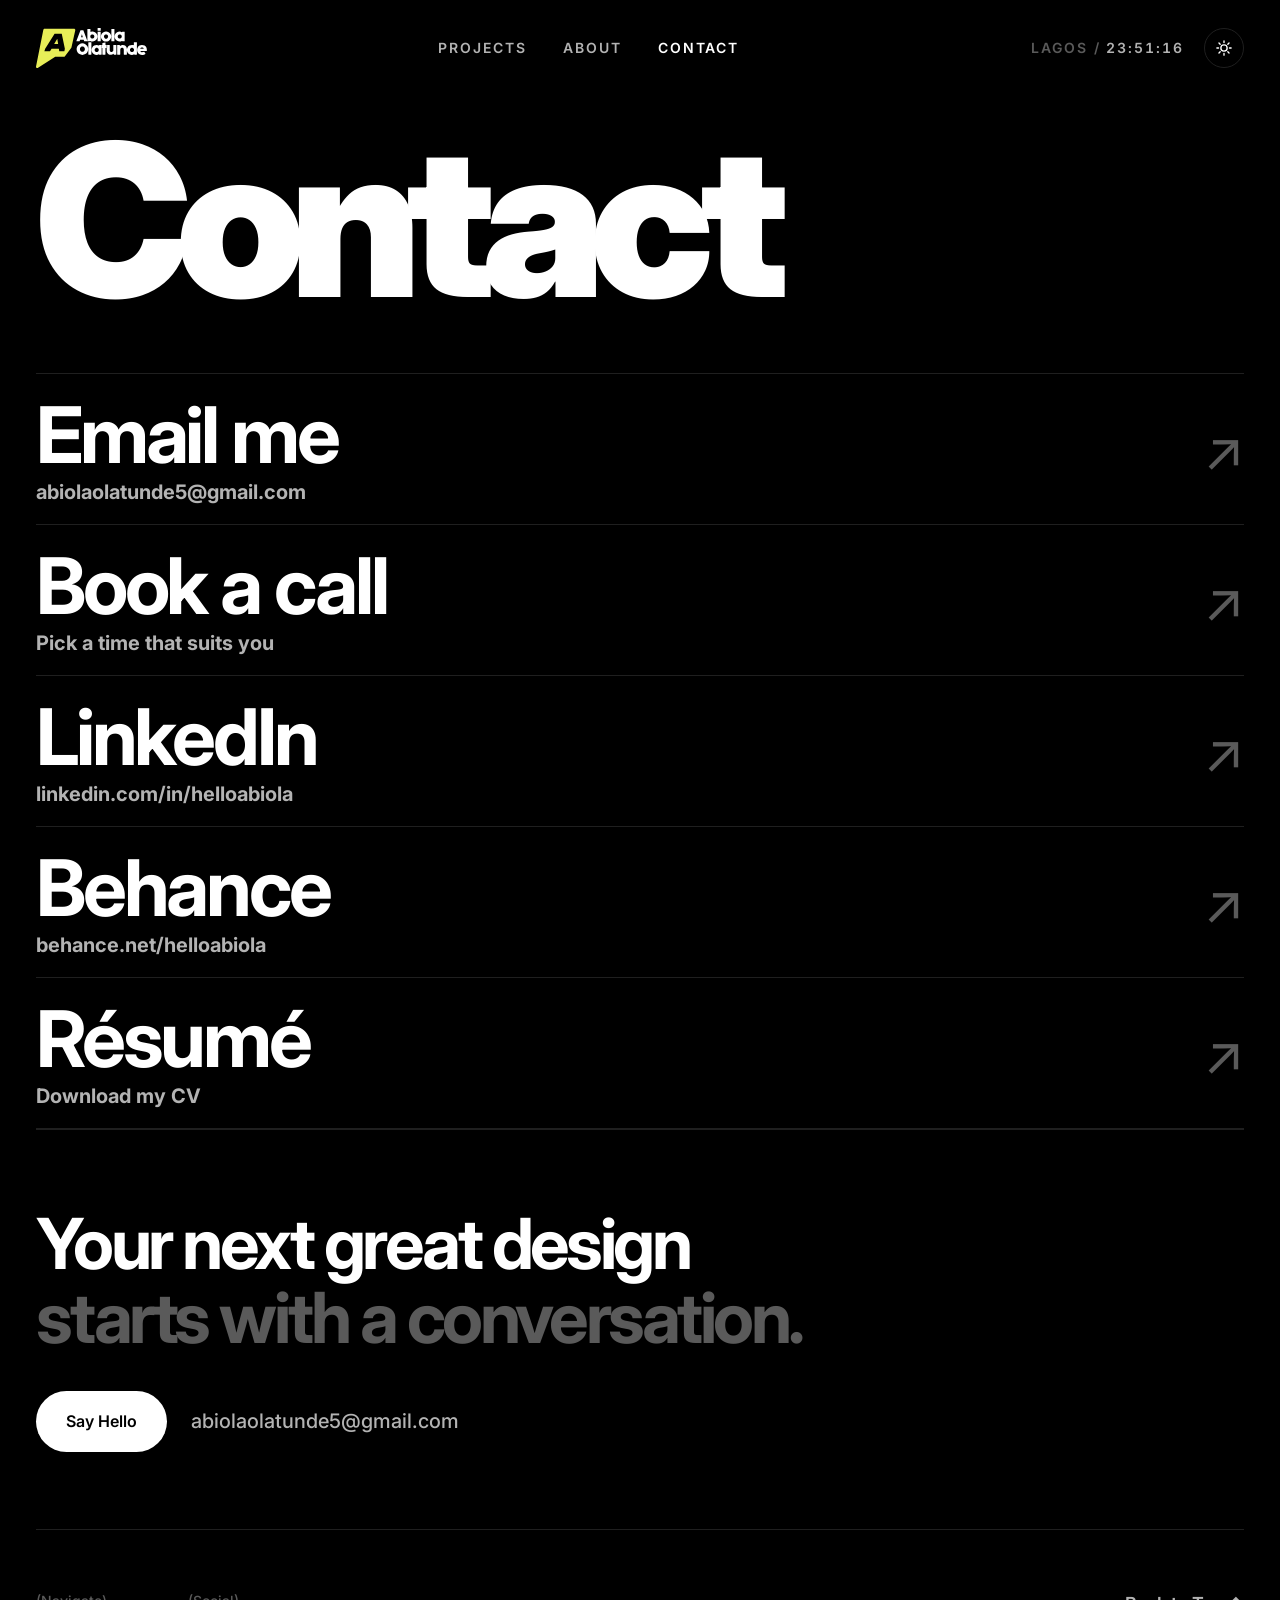
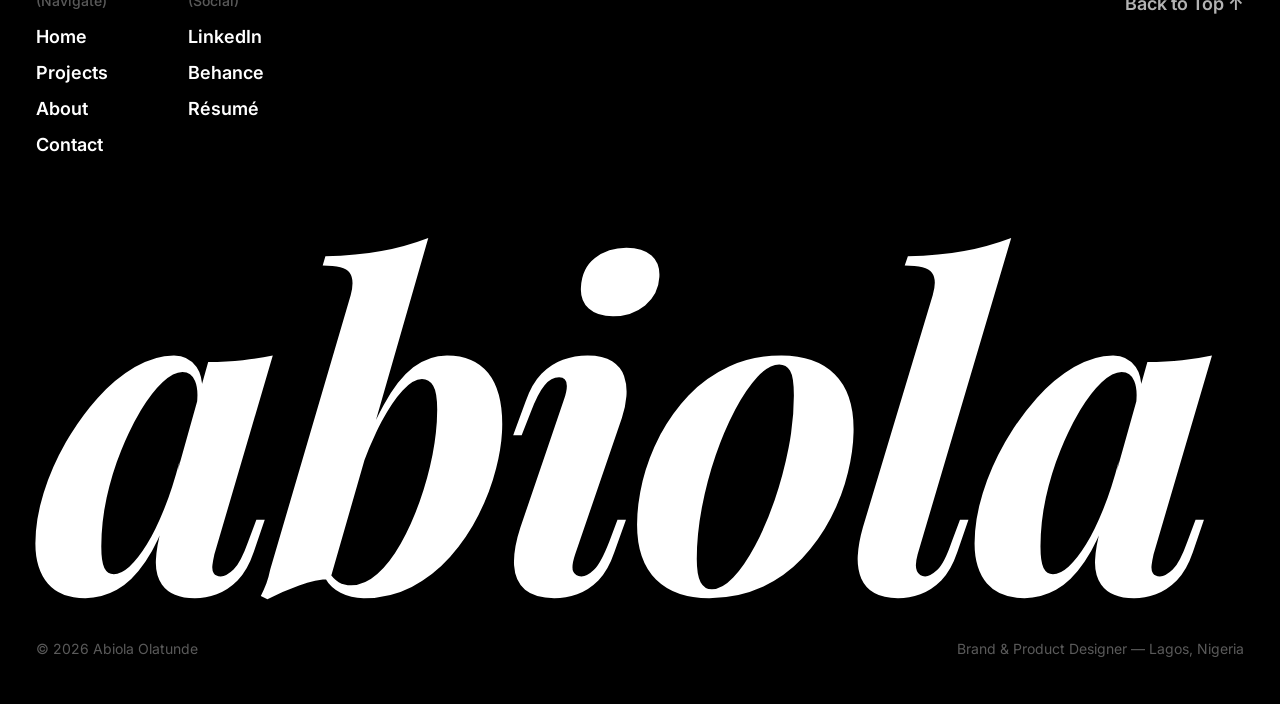
<file: contact.html>
<!doctype html><html lang="en"><head><meta charset="utf-8"><meta name="viewport" content="width=device-width,initial-scale=1">
<title>Contact — Abiola Olatunde</title><meta name="description" content="Get in touch with Abiola Olatunde."><meta property="og:title" content="Contact — Abiola Olatunde"><meta property="og:description" content="Get in touch with Abiola Olatunde."><meta property="og:image" content="assets/img/card-podstrm.jpg">
<script>(function(){var t;try{t=localStorage.getItem('theme');}catch(e){}document.documentElement.setAttribute('data-theme',t==='light'?'light':'dark');})();</script>
<link rel="icon" href="assets/favicon.svg" type="image/svg+xml"><link rel="preconnect" href="https://fonts.googleapis.com"><link rel="preconnect" href="https://fonts.gstatic.com" crossorigin>
<link href="https://fonts.googleapis.com/css2?family=Inter:wght@400;500;600;700;900&display=swap" rel="stylesheet"><link rel="preload" href="assets/fonts/playfair-display-latin-700-italic.woff2" as="font" type="font/woff2" crossorigin><link rel="stylesheet" href="assets/style.css"></head><body><header class="site-head" data-appear><a class="logo" href="./"><svg class="brand-logo" viewBox="0 0 383.6 138.4" role="img" aria-label="Abiola Olatunde"><path class="logo-mark" fill="#E8EE58" fill-rule="evenodd" d="M 131.4,2.6 L 30,2.6 C 27.8,2.6 25.8,4.1 25.4,6.3 L 0.1,132.9 C -0.7,136.9 3.7,139.9 7.2,137.7 L 65.3,100 C 66,99.5 66.9,99.3 67.8,99.3 L 96.6,99.3 C 98,99.3 99.4,98.6 100.2,97.5 L 121.7,69.5 C 122.2,69 122.4,68.4 122.6,67.7 L 135.9,8.2 C 136.5,5.3 134.3,2.6 131.4,2.6 L 131.4,2.6 M 29,80.5 L 48.5,80.5 L 53.8,71.4 L 79.1,71.5 L 80.5,80.5 L 98.2,80.5 L 99.9,71.4 L 89.1,19.7 L 64.3,19.7 L 31.7,71.5 L 29,80.5 L 29,80.5 M 62.8,55.7 L 76.6,55.7 L 73.6,37.2 L 62.8,55.7 L 62.8,55.7"/><path fill="currentColor" fill-rule="evenodd" d="M 177.8,44.8 C 177.9,45 178,45.1 178,45.3 C 178,45.5 177.9,45.7 177.7,45.9 C 177.5,46 177.3,46.1 177,46.1 L 167.7,46.1 C 167,46.1 166.6,45.8 166.4,45.1 L 165.1,40.9 L 152.6,40.9 L 151.3,45.1 C 151.1,45.8 150.6,46.1 150,46.1 L 140.8,46.1 C 140.4,46.1 140.2,46 140,45.9 C 139.8,45.7 139.7,45.5 139.7,45.3 C 139.7,45.1 139.8,45 139.8,44.8 L 153.6,8.5 C 153.9,7.9 154.3,7.6 154.9,7.6 L 162.8,7.6 C 163.5,7.6 163.9,7.9 164.1,8.5 L 177.8,44.8 L 177.8,44.8 M 162,31.6 L 159.4,23.1 L 158.8,21.1 L 158.4,23.1 L 155.8,31.6 L 162,31.6 L 162,31.6 M 195.1,12.4 C 198.3,12.4 201.2,13.1 203.9,14.7 C 206.5,16.2 208.7,18.3 210.2,20.9 C 211.8,23.6 212.6,26.4 212.6,29.5 C 212.6,32.7 211.8,35.6 210.3,38.2 C 208.7,40.9 206.6,43 203.9,44.5 C 201.2,46.1 198.3,46.9 195.1,46.9 C 192.2,46.9 189.6,46.1 187.5,44.7 L 186.6,45.3 C 186.3,45.8 185.9,46.1 185.3,46.1 L 178.9,46.1 C 178.6,46.1 178.3,46 178.1,45.8 C 177.9,45.6 177.8,45.3 177.8,45 L 177.8,4.4 C 177.8,3.7 178.2,3.3 178.9,3.3 L 187.3,3.3 C 188,3.3 188.4,3.7 188.4,4.4 L 188.4,13.7 C 189.4,13.3 190.4,12.9 191.5,12.7 C 192.6,12.5 193.8,12.4 195.1,12.4 L 195.1,12.4 M 194.9,36.7 C 196.3,36.7 197.5,36.4 198.5,35.8 C 199.6,35.2 200.4,34.4 201,33.3 C 201.6,32.3 201.9,31.1 201.9,29.7 C 201.9,28.3 201.6,27.1 201,26 C 200.4,24.9 199.5,24.1 198.5,23.5 C 197.4,22.8 196.2,22.5 194.9,22.5 C 193.5,22.5 192.4,22.8 191.3,23.5 C 190.2,24.1 189.3,24.9 188.7,26 C 188.1,27.1 187.8,28.3 187.8,29.7 C 187.8,31 188.1,32.2 188.8,33.3 C 189.4,34.4 190.2,35.2 191.3,35.8 C 192.4,36.3 193.6,36.6 194.9,36.6 L 194.9,36.7 M 214.3,9.7 C 213.6,9.7 213.2,9.3 213.2,8.6 L 213.2,1.2 C 213.2,0.4 213.6,1.1e-13 214.3,1.1e-13 L 222.8,1.1e-13 C 223.5,1.1e-13 223.9,0.4 223.9,1.2 L 223.9,8.6 C 223.9,9.3 223.5,9.7 222.8,9.7 L 214.3,9.7 M 223.9,45 C 223.9,45.3 223.8,45.6 223.6,45.8 C 223.4,46 223.1,46.1 222.7,46.1 L 214.4,46.1 C 214,46.1 213.7,46 213.5,45.8 C 213.3,45.6 213.2,45.3 213.2,45 L 213.2,14 C 213.2,13.3 213.6,12.9 214.4,12.9 L 222.7,12.9 C 223.5,12.9 223.9,13.3 223.9,14 L 223.9,45 L 223.9,45 M 242.3,47 C 239,47 236,46.2 233.3,44.7 C 230.6,43.1 228.5,41 226.9,38.4 C 225.3,35.8 224.6,32.9 224.6,29.8 C 224.6,26.6 225.4,23.7 226.9,21 C 228.5,18.3 230.7,16.2 233.4,14.7 C 236.1,13.1 239.1,12.4 242.3,12.4 C 245.6,12.4 248.6,13.1 251.3,14.7 C 254.1,16.2 256.2,18.3 257.8,21 C 259.4,23.7 260.2,26.6 260.2,29.8 C 260.2,32.9 259.4,35.8 257.8,38.4 C 256.2,41 254,43.1 251.3,44.7 C 248.5,46.2 245.5,47 242.3,47 L 242.3,47 M 242.4,36.8 C 243.7,36.8 244.9,36.5 246,35.9 C 247.1,35.2 248,34.4 248.6,33.3 C 249.2,32.2 249.5,31 249.5,29.7 C 249.5,28.3 249.2,27.1 248.6,26 C 248,25 247.1,24.1 246,23.5 C 244.9,22.9 243.7,22.6 242.4,22.6 C 241,22.6 239.8,22.9 238.7,23.5 C 237.7,24.1 236.8,25 236.2,26 C 235.5,27.1 235.2,28.3 235.2,29.7 C 235.2,31 235.5,32.2 236.2,33.3 C 236.8,34.4 237.7,35.2 238.7,35.9 C 239.8,36.5 241,36.8 242.4,36.8 M 271.4,45 C 271.4,45.7 271,46.1 270.2,46.1 L 261.9,46.1 C 261.6,46.1 261.3,46 261.1,45.8 C 260.9,45.6 260.8,45.3 260.8,45 L 260.8,4.5 C 260.8,4.2 260.9,3.9 261.1,3.7 C 261.3,3.5 261.6,3.4 261.9,3.4 L 270.2,3.4 C 271,3.4 271.4,3.8 271.4,4.5 L 271.4,45 L 271.4,45 M 298.2,13.7 C 298.4,13.4 298.5,13.2 298.8,13.1 C 299,13 299.2,12.9 299.5,12.9 L 305.6,12.9 C 306.4,12.9 306.8,13.3 306.8,14 L 306.8,45 C 306.8,45.3 306.7,45.6 306.5,45.8 C 306.3,46 306,46.1 305.6,46.1 L 299.3,46.1 C 298.7,46.1 298.3,45.8 298,45.3 L 297.1,44.7 C 294.9,46.1 292.4,46.8 289.4,46.8 C 286.3,46.8 283.4,46.1 280.7,44.5 C 278,42.9 275.9,40.9 274.3,38.2 C 272.8,35.6 272,32.7 272,29.5 C 272,26.4 272.8,23.5 274.3,20.9 C 275.9,18.3 278,16.2 280.7,14.7 C 283.4,13.1 286.3,12.4 289.5,12.4 C 292.5,12.4 295,13.1 297.2,14.6 L 298.2,13.7 L 298.2,13.7 M 289.7,36.7 C 291,36.7 292.2,36.4 293.3,35.8 C 294.4,35.2 295.2,34.4 295.8,33.3 C 296.5,32.2 296.8,31 296.8,29.7 C 296.8,28.3 296.5,27.1 295.9,26 C 295.2,24.9 294.4,24.1 293.3,23.5 C 292.2,22.9 291.1,22.5 289.7,22.5 C 288.4,22.5 287.2,22.9 286.1,23.5 C 285.1,24.1 284.2,24.9 283.6,26 C 283,27.1 282.7,28.3 282.7,29.7 C 282.7,31.1 283,32.3 283.6,33.3 C 284.2,34.4 285,35.2 286.1,35.8 C 287.1,36.4 288.3,36.7 289.7,36.7 L 289.7,36.7 M 160.5,93 C 156.8,93 153.4,92.1 150.4,90.3 C 147.3,88.5 144.9,86.1 143.1,83.1 C 141.4,80 140.5,76.7 140.5,73 C 140.5,69.4 141.4,66 143.1,63 C 144.9,59.9 147.3,57.6 150.4,55.8 C 153.4,54 156.8,53.1 160.5,53.1 C 164.2,53.1 167.6,54 170.7,55.8 C 173.8,57.6 176.2,60 177.9,63 C 179.7,66 180.6,69.4 180.6,73 C 180.6,76.7 179.7,80 177.9,83.1 C 176.2,86.1 173.8,88.5 170.7,90.3 C 167.6,92.1 164.2,93 160.5,93 M 160.5,82.2 C 162,82.2 163.4,81.8 164.8,81 C 166.1,80.2 167.1,79.1 167.9,77.7 C 168.7,76.3 169.1,74.8 169.1,73.1 C 169.1,71.4 168.7,69.8 167.9,68.5 C 167.1,67.1 166.1,66 164.8,65.2 C 163.5,64.4 162,64 160.6,64 C 159.1,64 157.6,64.4 156.3,65.2 C 155,66 154,67.1 153.2,68.5 C 152.4,69.8 152,71.4 152,73.1 C 152,74.8 152.4,76.3 153.2,77.7 C 154,79.1 155,80.2 156.3,81 C 157.6,81.8 159.1,82.2 160.6,82.2 L 160.5,82.2 M 191.7,91.2 C 191.7,91.9 191.3,92.3 190.6,92.3 L 182.3,92.3 C 181.9,92.3 181.6,92.2 181.4,92 C 181.2,91.8 181.1,91.5 181.1,91.2 L 181.1,50.7 C 181.1,50.4 181.2,50.1 181.4,49.9 C 181.6,49.7 181.9,49.6 182.3,49.6 L 190.6,49.6 C 191.3,49.6 191.7,50 191.7,50.7 L 191.7,91.2 L 191.7,91.2 M 218.5,60 C 218.7,59.7 218.9,59.5 219.1,59.3 C 219.3,59.2 219.6,59.1 219.9,59.1 L 226,59.1 C 226.8,59.1 227.1,59.5 227.1,60.2 L 227.1,91.2 C 227.1,91.5 227,91.8 226.8,92 C 226.6,92.2 226.4,92.3 226,92.3 L 219.6,92.3 C 219,92.3 218.6,92.1 218.3,91.5 L 217.4,90.9 C 215.3,92.4 212.7,93.1 209.8,93.1 C 206.6,93.1 203.7,92.3 201,90.7 C 198.4,89.2 196.2,87.1 194.7,84.4 C 193.1,81.8 192.3,78.9 192.3,75.8 C 192.3,72.6 193.1,69.8 194.7,67.1 C 196.3,64.5 198.4,62.4 201.1,60.9 C 203.8,59.4 206.7,58.6 209.8,58.6 C 212.8,58.6 215.4,59.3 217.6,60.8 L 218.5,60 M 210,82.9 C 211.3,82.9 212.5,82.6 213.6,82 C 214.7,81.4 215.5,80.6 216.2,79.5 C 216.8,78.4 217.1,77.2 217.1,75.9 C 217.1,74.5 216.8,73.3 216.2,72.2 C 215.6,71.1 214.7,70.3 213.7,69.7 C 212.6,69.1 211.4,68.7 210.1,68.7 C 208.7,68.7 207.5,69.1 206.5,69.7 C 205.4,70.3 204.5,71.1 203.9,72.2 C 203.3,73.3 203,74.5 203,75.9 C 203,77.3 203.3,78.5 203.9,79.5 C 204.5,80.6 205.3,81.4 206.4,82 C 207.5,82.6 208.7,82.9 210,82.9 L 210,82.9 M 240.3,91.2 C 240.3,91.5 240.2,91.8 240,92 C 239.8,92.2 239.6,92.3 239.2,92.3 L 230.8,92.3 C 230.5,92.3 230.2,92.2 230,92 C 229.8,91.8 229.7,91.6 229.7,91.2 L 229.7,69 L 227.4,69 C 227,69 226.7,68.9 226.5,68.7 C 226.3,68.5 226.2,68.2 226.2,67.8 L 226.2,60.2 C 226.2,59.5 226.6,59.1 227.4,59.1 L 229.6,59.1 L 229.6,53.1 C 229.6,52.4 229.9,52 230.6,51.8 L 239.1,50.2 C 239.2,50.2 239.3,50.2 239.4,50.2 C 239.7,50.2 239.9,50.2 240.1,50.4 C 240.3,50.6 240.4,50.9 240.4,51.2 L 240.4,59.1 L 245,59.1 C 245.7,59.1 246.1,59.5 246.1,60.2 L 246.1,67.9 C 246.1,68.2 246,68.5 245.8,68.7 C 245.6,68.9 245.3,69 245,69 L 240.3,69 L 240.3,91.2 L 240.3,91.2 M 267.5,60.2 C 267.5,59.5 267.9,59.1 268.6,59.1 L 277,59.1 C 277.8,59.1 278.1,59.5 278.1,60.2 L 278.1,91.2 C 278.1,91.9 277.8,92.3 277,92.3 L 270.7,92.3 C 270,92.3 269.6,92 269.3,91.5 L 267.9,89.1 C 266.6,90.2 265,91.1 263.2,91.8 C 261.4,92.5 259.7,92.8 258.1,92.8 C 255.4,92.8 253,92.2 251,91 C 249,89.7 247.4,88 246.3,85.7 C 245.1,83.4 244.6,80.8 244.6,77.8 L 244.6,60.3 C 244.6,59.5 245,59.1 245.7,59.1 L 254.1,59.1 C 254.9,59.1 255.2,59.5 255.2,60.3 L 255.2,76.6 C 255.2,77.9 255.5,79 255.9,80 C 256.4,81 257.1,81.8 257.9,82.3 C 258.8,82.9 259.8,83.1 260.9,83.1 C 262.2,83.1 263.3,82.9 264.3,82.3 C 265.3,81.7 266.1,80.9 266.7,80 C 267.2,79.1 267.5,78.1 267.5,77.1 L 267.5,60.3 L 267.5,60.2 M 300.9,58.6 C 303.7,58.6 306,59.2 308.1,60.4 C 310.1,61.7 311.7,63.5 312.8,65.7 C 313.9,68 314.5,70.7 314.5,73.6 L 314.5,91.2 C 314.5,91.9 314.1,92.3 313.4,92.3 L 305,92.3 C 304.2,92.3 303.8,91.9 303.8,91.2 L 303.8,74.8 C 303.8,73.5 303.6,72.4 303.1,71.4 C 302.7,70.4 302,69.6 301.1,69.1 C 300.3,68.6 299.3,68.3 298.2,68.3 C 296.9,68.3 295.8,68.6 294.8,69.2 C 293.8,69.7 293,70.5 292.4,71.4 C 291.9,72.4 291.6,73.3 291.6,74.3 L 291.6,91.2 C 291.6,91.5 291.5,91.8 291.3,92 C 291.1,92.2 290.8,92.3 290.4,92.3 L 282.1,92.3 C 281.7,92.3 281.4,92.2 281.2,92 C 281,91.8 280.9,91.5 280.9,91.2 L 280.9,60.2 C 280.9,59.5 281.3,59.1 282.1,59.1 L 288.4,59.1 C 289,59.1 289.5,59.4 289.8,59.9 L 291.2,62.3 C 292.5,61.2 294.1,60.3 295.9,59.6 C 297.7,58.9 299.4,58.6 300.9,58.6 L 300.9,58.6 M 338.6,50.6 C 338.6,49.9 339,49.5 339.7,49.5 L 348.1,49.5 C 348.8,49.5 349.2,49.9 349.2,50.6 L 349.2,91.2 C 349.2,91.5 349.1,91.8 348.9,92 C 348.7,92.2 348.4,92.3 348.1,92.3 L 341.7,92.3 C 341.1,92.3 340.7,92 340.4,91.5 L 339.5,90.9 C 337.3,92.4 334.8,93.1 331.9,93.1 C 328.7,93.1 325.8,92.3 323.1,90.7 C 320.4,89.2 318.3,87.1 316.7,84.4 C 315.2,81.8 314.4,78.9 314.4,75.8 C 314.4,72.6 315.2,69.8 316.8,67.1 C 318.3,64.5 320.5,62.4 323.1,60.9 C 325.8,59.3 328.7,58.6 331.9,58.6 C 333.2,58.6 334.4,58.7 335.5,58.9 C 336.6,59.1 337.6,59.5 338.6,59.9 L 338.6,50.6 L 338.6,50.6 M 332.1,82.9 C 333.4,82.9 334.6,82.6 335.7,82 C 336.8,81.4 337.6,80.6 338.3,79.5 C 338.9,78.4 339.2,77.2 339.2,75.9 C 339.2,74.5 338.9,73.3 338.3,72.2 C 337.7,71.1 336.8,70.3 335.7,69.7 C 334.7,69 333.5,68.7 332.1,68.7 C 330.8,68.7 329.6,69 328.5,69.7 C 327.5,70.3 326.6,71.1 326,72.2 C 325.4,73.3 325.1,74.5 325.1,75.9 C 325.1,77.2 325.4,78.5 326,79.5 C 326.6,80.6 327.4,81.4 328.5,82 C 329.5,82.6 330.7,82.9 332.1,82.9 L 332.1,82.9 M 367.3,93.2 C 363.9,93.2 360.9,92.4 358.2,90.8 C 355.6,89.3 353.5,87.2 352,84.5 C 350.6,81.9 349.8,79 349.8,75.9 C 349.8,72.8 350.5,69.9 352,67.2 C 353.4,64.6 355.3,62.5 357.9,60.9 C 360.4,59.4 363.3,58.6 366.6,58.6 C 370.1,58.6 373.2,59.3 375.7,60.8 C 378.3,62.3 380.2,64.3 381.6,66.9 C 382.9,69.5 383.6,72.5 383.6,75.9 C 383.6,76.8 383.6,77.6 383.5,78.4 C 383.4,79.1 383,79.5 382.3,79.5 L 360.8,79.5 C 361.5,80.9 362.4,81.9 363.6,82.7 C 364.9,83.4 366.2,83.7 367.8,83.7 C 368.8,83.7 369.7,83.6 370.5,83.3 C 371.3,83 372.2,82.6 373,82.1 C 373.2,81.9 373.5,81.8 373.7,81.8 C 374,81.8 374.3,82 374.5,82.4 L 378.5,88 C 378.7,88.2 378.7,88.5 378.7,88.7 C 378.7,89.1 378.6,89.3 378.3,89.6 C 376.8,90.7 375.1,91.6 373.2,92.2 C 371.4,92.8 369.4,93.2 367.3,93.2 L 367.3,93.2 M 373.1,71.7 C 372.5,70.4 371.8,69.3 370.7,68.6 C 369.6,68 368.4,67.6 366.9,67.6 C 365.5,67.6 364.2,68 363.1,68.7 C 362.1,69.3 361.3,70.4 360.7,71.7 L 373.1,71.7 L 373.1,71.7"/></svg></a><nav class="nav" aria-label="Main"><a href="projects">PROJECTS</a><a href="about">ABOUT</a><a href="contact" aria-current="page">CONTACT</a></nav><div class="head-right"><div class="clock"><span>LAGOS / </span><time data-clock>--:--:--</time></div><button class="theme-toggle" type="button" data-theme-toggle aria-label="Switch to light mode"><svg class="sun" viewBox="0 0 24 24" fill="none" stroke="currentColor" stroke-width="1.8" stroke-linecap="round" aria-hidden="true"><circle cx="12" cy="12" r="4.2"/><path d="M12 2.5v2.2M12 19.3v2.2M2.5 12h2.2M19.3 12h2.2M5.3 5.3l1.6 1.6M17.1 17.1l1.6 1.6M5.3 18.7l1.6-1.6M17.1 6.9l1.6-1.6"/></svg><svg class="moon" viewBox="0 0 24 24" fill="none" stroke="currentColor" stroke-width="1.8" stroke-linejoin="round" aria-hidden="true"><path d="M20.5 14.3A8.5 8.5 0 0 1 9.7 3.5a8.5 8.5 0 1 0 10.8 10.8z"/></svg></button></div></header><main class="wrap"><h1 class="page-title" data-appear>Contact</h1><div class="rows contact"><a class="row" href="mailto:abiolaolatunde5@gmail.com"><b>Email me<small>abiolaolatunde5@gmail.com</small></b><span>↗</span></a><a class="row" href="mailto:abiolaolatunde5@gmail.com?subject=Let%E2%80%99s%20book%20a%20call"><b>Book a call<small>Pick a time that suits you</small></b><span>↗</span></a><a class="row" href="https://www.linkedin.com/in/helloabiola/" target="_blank" rel="noopener"><b>LinkedIn<small>linkedin.com/in/helloabiola</small></b><span>↗</span></a><a class="row" href="https://www.behance.net/helloabiola" target="_blank" rel="noopener"><b>Behance<small>behance.net/helloabiola</small></b><span>↗</span></a><a class="row" href="https://drive.google.com/file/d/1vZUpydbHRFc7InXNhGjmikHniOKCymTY/view?usp=sharing" target="_blank" rel="noopener"><b>Résumé<small>Download my CV</small></b><span>↗</span></a></div></main><div class="wrap"><section class="cta"><h2>Your next great design<br><span>starts with a conversation.</span></h2><div class="actions"><a class="btn" href="mailto:abiolaolatunde5@gmail.com">Say Hello</a><a class="mail fadelink" href="mailto:abiolaolatunde5@gmail.com">abiolaolatunde5@gmail.com</a></div></section>
<footer><div class="foot"><div><h4>(Navigate)</h4><a class="fadelink" href="./">Home</a><a class="fadelink" href="projects">Projects</a><a class="fadelink" href="about">About</a><a class="fadelink" href="contact">Contact</a></div>
<div><h4>(Social)</h4><a class="fadelink" href="https://www.linkedin.com/in/helloabiola/" target="_blank" rel="noopener">LinkedIn</a><a class="fadelink" href="https://www.behance.net/helloabiola" target="_blank" rel="noopener">Behance</a><a class="fadelink" href="https://drive.google.com/file/d/1vZUpydbHRFc7InXNhGjmikHniOKCymTY/view?usp=sharing" target="_blank" rel="noopener">Résumé</a></div>
<a class="top fadelink" href="#" data-top>Back to Top ↑</a></div><div class="foot-mark" aria-hidden="true">abiola</div>
<div class="foot-base"><span>© <span data-year>2026</span> Abiola Olatunde</span><span>Brand &amp; Product Designer — Lagos, Nigeria</span></div></footer></div>
<script src="assets/site.js"></script></body></html>
</file>
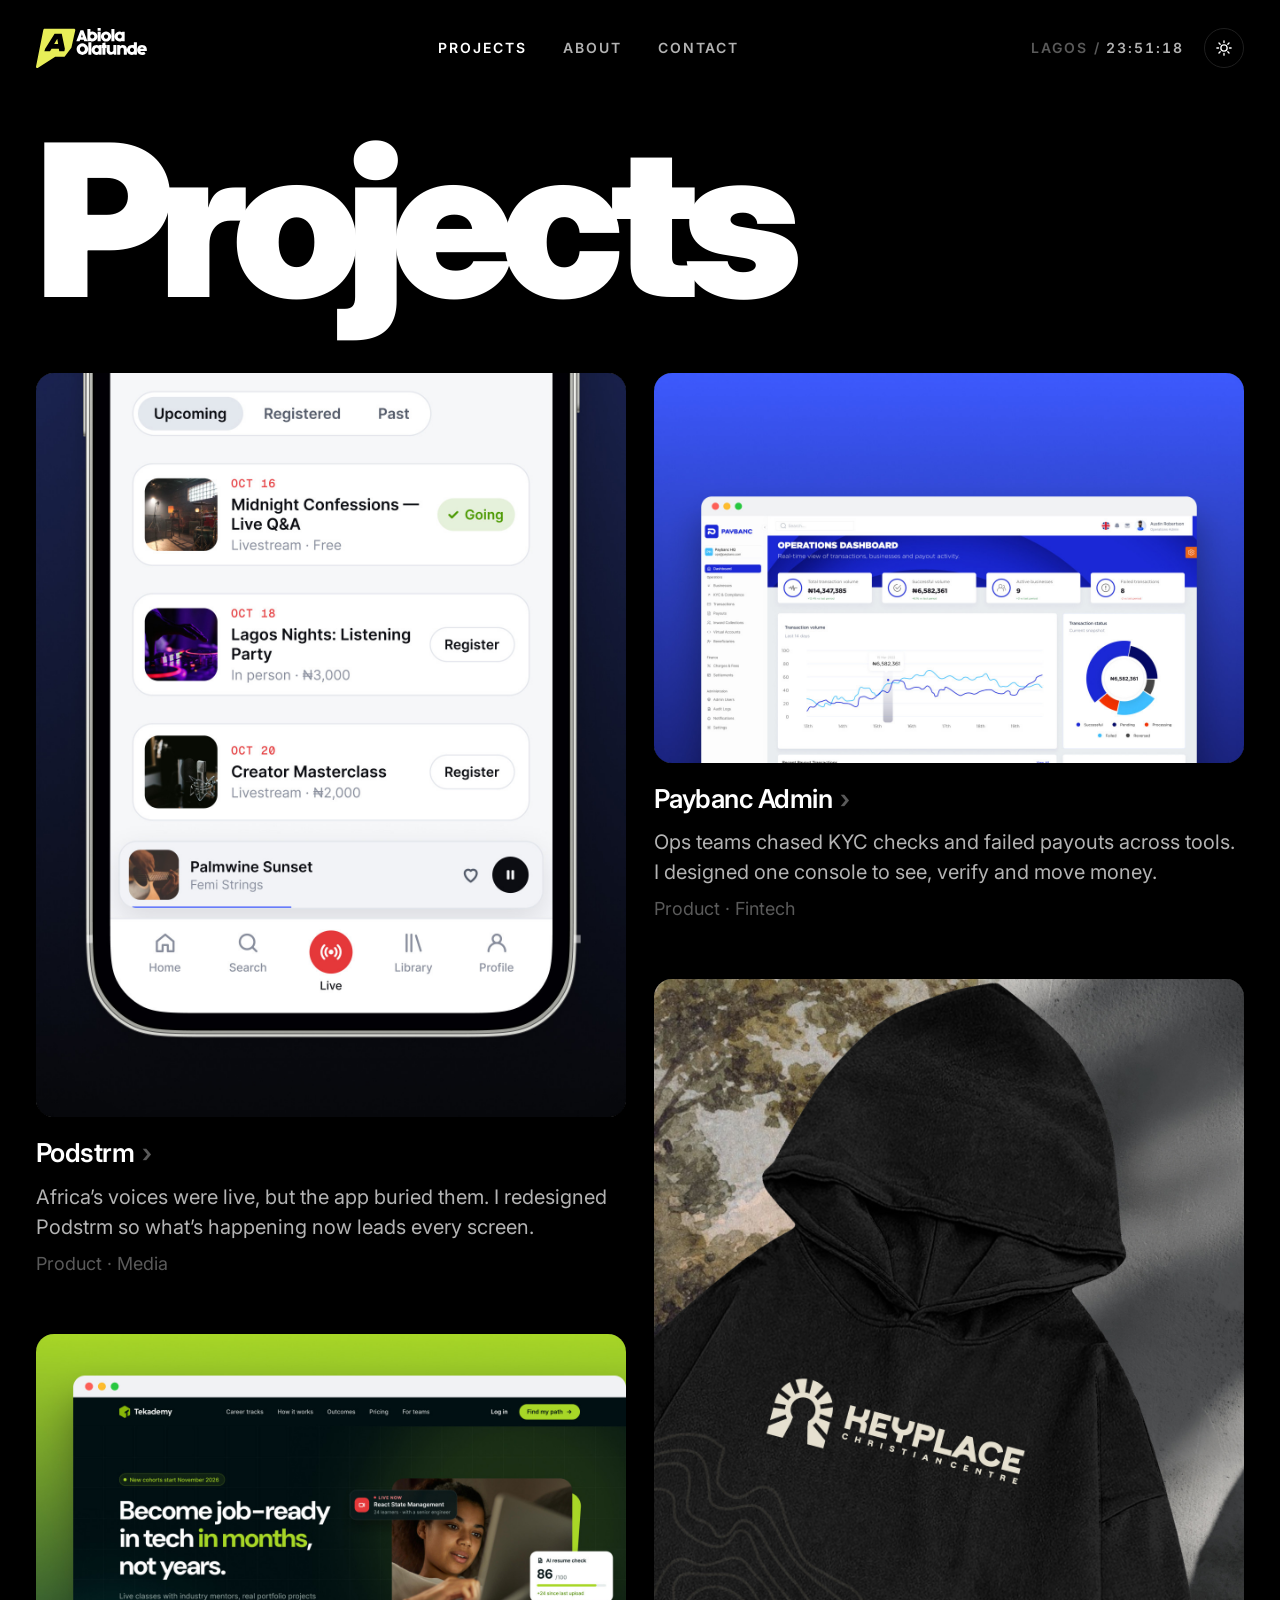
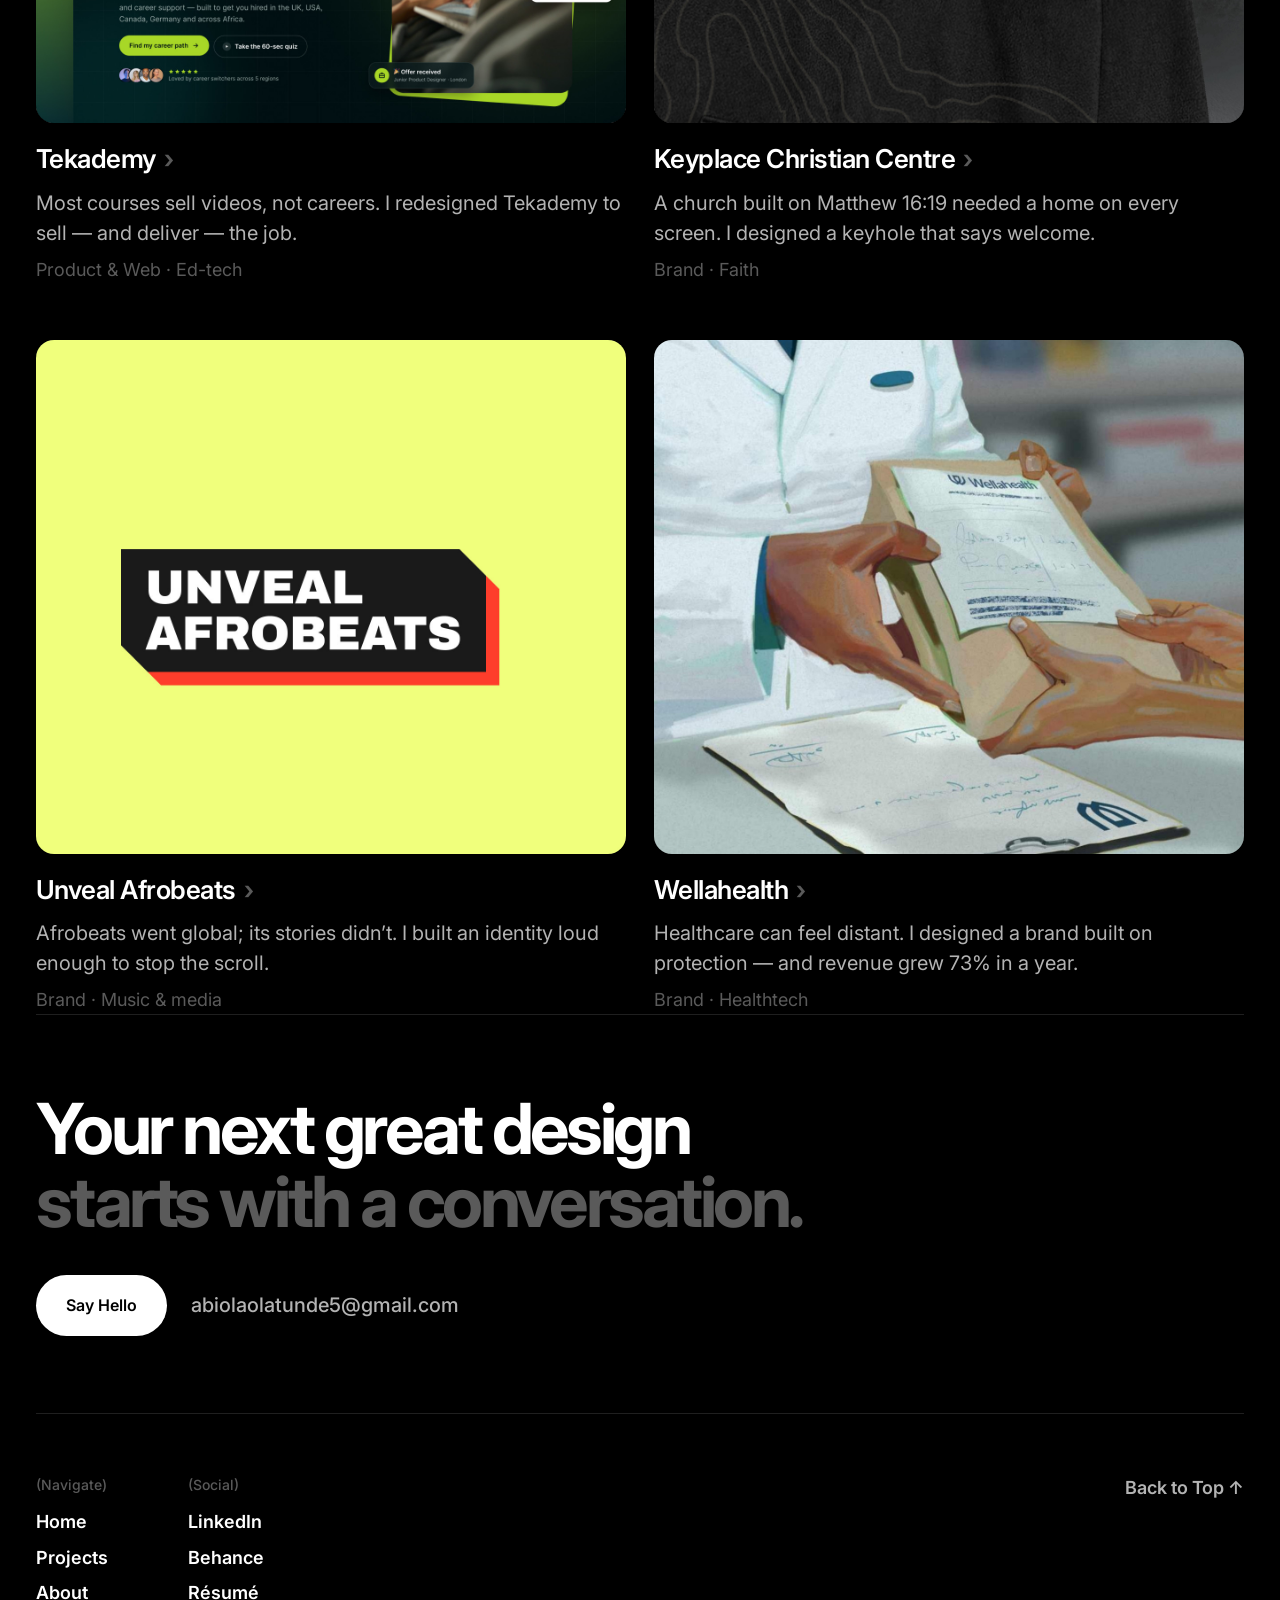
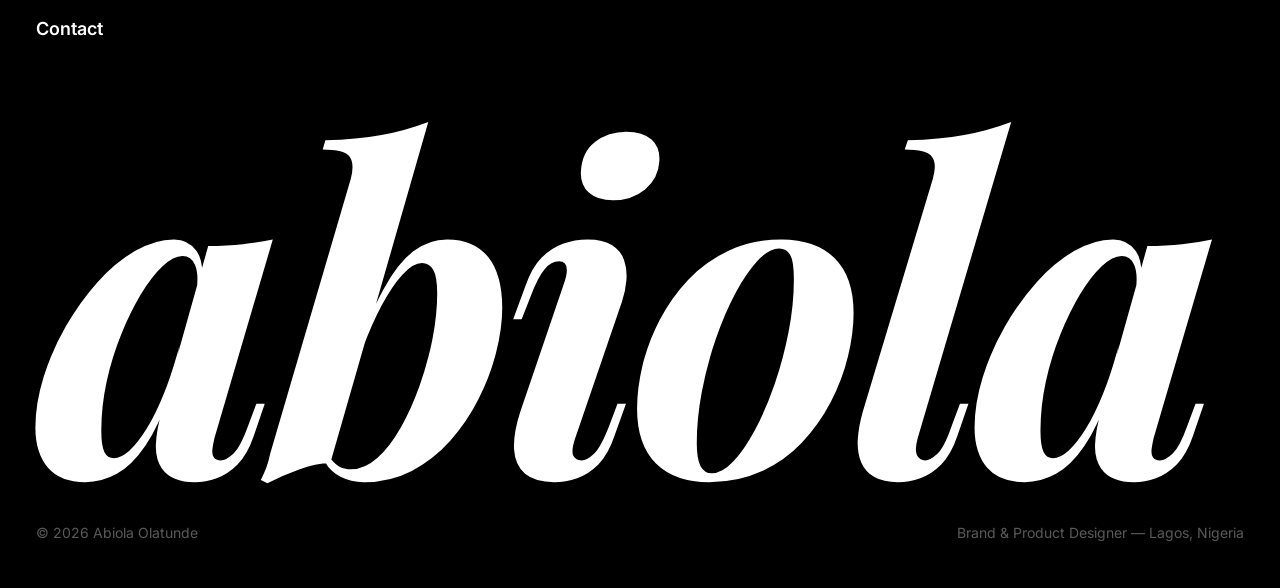
<file: projects.html>
<!doctype html><html lang="en"><head><meta charset="utf-8"><meta name="viewport" content="width=device-width,initial-scale=1">
<title>Projects — Abiola Olatunde</title><meta name="description" content="Selected brand and product design work."><meta property="og:title" content="Projects — Abiola Olatunde"><meta property="og:description" content="Selected brand and product design work."><meta property="og:image" content="assets/img/card-podstrm.jpg">
<script>(function(){var t;try{t=localStorage.getItem('theme');}catch(e){}document.documentElement.setAttribute('data-theme',t==='light'?'light':'dark');})();</script>
<link rel="icon" href="assets/favicon.svg" type="image/svg+xml"><link rel="preconnect" href="https://fonts.googleapis.com"><link rel="preconnect" href="https://fonts.gstatic.com" crossorigin>
<link href="https://fonts.googleapis.com/css2?family=Inter:wght@400;500;600;700;900&display=swap" rel="stylesheet"><link rel="preload" href="assets/fonts/playfair-display-latin-700-italic.woff2" as="font" type="font/woff2" crossorigin><link rel="stylesheet" href="assets/style.css"></head><body><header class="site-head" data-appear><a class="logo" href="./"><svg class="brand-logo" viewBox="0 0 383.6 138.4" role="img" aria-label="Abiola Olatunde"><path class="logo-mark" fill="#E8EE58" fill-rule="evenodd" d="M 131.4,2.6 L 30,2.6 C 27.8,2.6 25.8,4.1 25.4,6.3 L 0.1,132.9 C -0.7,136.9 3.7,139.9 7.2,137.7 L 65.3,100 C 66,99.5 66.9,99.3 67.8,99.3 L 96.6,99.3 C 98,99.3 99.4,98.6 100.2,97.5 L 121.7,69.5 C 122.2,69 122.4,68.4 122.6,67.7 L 135.9,8.2 C 136.5,5.3 134.3,2.6 131.4,2.6 L 131.4,2.6 M 29,80.5 L 48.5,80.5 L 53.8,71.4 L 79.1,71.5 L 80.5,80.5 L 98.2,80.5 L 99.9,71.4 L 89.1,19.7 L 64.3,19.7 L 31.7,71.5 L 29,80.5 L 29,80.5 M 62.8,55.7 L 76.6,55.7 L 73.6,37.2 L 62.8,55.7 L 62.8,55.7"/><path fill="currentColor" fill-rule="evenodd" d="M 177.8,44.8 C 177.9,45 178,45.1 178,45.3 C 178,45.5 177.9,45.7 177.7,45.9 C 177.5,46 177.3,46.1 177,46.1 L 167.7,46.1 C 167,46.1 166.6,45.8 166.4,45.1 L 165.1,40.9 L 152.6,40.9 L 151.3,45.1 C 151.1,45.8 150.6,46.1 150,46.1 L 140.8,46.1 C 140.4,46.1 140.2,46 140,45.9 C 139.8,45.7 139.7,45.5 139.7,45.3 C 139.7,45.1 139.8,45 139.8,44.8 L 153.6,8.5 C 153.9,7.9 154.3,7.6 154.9,7.6 L 162.8,7.6 C 163.5,7.6 163.9,7.9 164.1,8.5 L 177.8,44.8 L 177.8,44.8 M 162,31.6 L 159.4,23.1 L 158.8,21.1 L 158.4,23.1 L 155.8,31.6 L 162,31.6 L 162,31.6 M 195.1,12.4 C 198.3,12.4 201.2,13.1 203.9,14.7 C 206.5,16.2 208.7,18.3 210.2,20.9 C 211.8,23.6 212.6,26.4 212.6,29.5 C 212.6,32.7 211.8,35.6 210.3,38.2 C 208.7,40.9 206.6,43 203.9,44.5 C 201.2,46.1 198.3,46.9 195.1,46.9 C 192.2,46.9 189.6,46.1 187.5,44.7 L 186.6,45.3 C 186.3,45.8 185.9,46.1 185.3,46.1 L 178.9,46.1 C 178.6,46.1 178.3,46 178.1,45.8 C 177.9,45.6 177.8,45.3 177.8,45 L 177.8,4.4 C 177.8,3.7 178.2,3.3 178.9,3.3 L 187.3,3.3 C 188,3.3 188.4,3.7 188.4,4.4 L 188.4,13.7 C 189.4,13.3 190.4,12.9 191.5,12.7 C 192.6,12.5 193.8,12.4 195.1,12.4 L 195.1,12.4 M 194.9,36.7 C 196.3,36.7 197.5,36.4 198.5,35.8 C 199.6,35.2 200.4,34.4 201,33.3 C 201.6,32.3 201.9,31.1 201.9,29.7 C 201.9,28.3 201.6,27.1 201,26 C 200.4,24.9 199.5,24.1 198.5,23.5 C 197.4,22.8 196.2,22.5 194.9,22.5 C 193.5,22.5 192.4,22.8 191.3,23.5 C 190.2,24.1 189.3,24.9 188.7,26 C 188.1,27.1 187.8,28.3 187.8,29.7 C 187.8,31 188.1,32.2 188.8,33.3 C 189.4,34.4 190.2,35.2 191.3,35.8 C 192.4,36.3 193.6,36.6 194.9,36.6 L 194.9,36.7 M 214.3,9.7 C 213.6,9.7 213.2,9.3 213.2,8.6 L 213.2,1.2 C 213.2,0.4 213.6,1.1e-13 214.3,1.1e-13 L 222.8,1.1e-13 C 223.5,1.1e-13 223.9,0.4 223.9,1.2 L 223.9,8.6 C 223.9,9.3 223.5,9.7 222.8,9.7 L 214.3,9.7 M 223.9,45 C 223.9,45.3 223.8,45.6 223.6,45.8 C 223.4,46 223.1,46.1 222.7,46.1 L 214.4,46.1 C 214,46.1 213.7,46 213.5,45.8 C 213.3,45.6 213.2,45.3 213.2,45 L 213.2,14 C 213.2,13.3 213.6,12.9 214.4,12.9 L 222.7,12.9 C 223.5,12.9 223.9,13.3 223.9,14 L 223.9,45 L 223.9,45 M 242.3,47 C 239,47 236,46.2 233.3,44.7 C 230.6,43.1 228.5,41 226.9,38.4 C 225.3,35.8 224.6,32.9 224.6,29.8 C 224.6,26.6 225.4,23.7 226.9,21 C 228.5,18.3 230.7,16.2 233.4,14.7 C 236.1,13.1 239.1,12.4 242.3,12.4 C 245.6,12.4 248.6,13.1 251.3,14.7 C 254.1,16.2 256.2,18.3 257.8,21 C 259.4,23.7 260.2,26.6 260.2,29.8 C 260.2,32.9 259.4,35.8 257.8,38.4 C 256.2,41 254,43.1 251.3,44.7 C 248.5,46.2 245.5,47 242.3,47 L 242.3,47 M 242.4,36.8 C 243.7,36.8 244.9,36.5 246,35.9 C 247.1,35.2 248,34.4 248.6,33.3 C 249.2,32.2 249.5,31 249.5,29.7 C 249.5,28.3 249.2,27.1 248.6,26 C 248,25 247.1,24.1 246,23.5 C 244.9,22.9 243.7,22.6 242.4,22.6 C 241,22.6 239.8,22.9 238.7,23.5 C 237.7,24.1 236.8,25 236.2,26 C 235.5,27.1 235.2,28.3 235.2,29.7 C 235.2,31 235.5,32.2 236.2,33.3 C 236.8,34.4 237.7,35.2 238.7,35.9 C 239.8,36.5 241,36.8 242.4,36.8 M 271.4,45 C 271.4,45.7 271,46.1 270.2,46.1 L 261.9,46.1 C 261.6,46.1 261.3,46 261.1,45.8 C 260.9,45.6 260.8,45.3 260.8,45 L 260.8,4.5 C 260.8,4.2 260.9,3.9 261.1,3.7 C 261.3,3.5 261.6,3.4 261.9,3.4 L 270.2,3.4 C 271,3.4 271.4,3.8 271.4,4.5 L 271.4,45 L 271.4,45 M 298.2,13.7 C 298.4,13.4 298.5,13.2 298.8,13.1 C 299,13 299.2,12.9 299.5,12.9 L 305.6,12.9 C 306.4,12.9 306.8,13.3 306.8,14 L 306.8,45 C 306.8,45.3 306.7,45.6 306.5,45.8 C 306.3,46 306,46.1 305.6,46.1 L 299.3,46.1 C 298.7,46.1 298.3,45.8 298,45.3 L 297.1,44.7 C 294.9,46.1 292.4,46.8 289.4,46.8 C 286.3,46.8 283.4,46.1 280.7,44.5 C 278,42.9 275.9,40.9 274.3,38.2 C 272.8,35.6 272,32.7 272,29.5 C 272,26.4 272.8,23.5 274.3,20.9 C 275.9,18.3 278,16.2 280.7,14.7 C 283.4,13.1 286.3,12.4 289.5,12.4 C 292.5,12.4 295,13.1 297.2,14.6 L 298.2,13.7 L 298.2,13.7 M 289.7,36.7 C 291,36.7 292.2,36.4 293.3,35.8 C 294.4,35.2 295.2,34.4 295.8,33.3 C 296.5,32.2 296.8,31 296.8,29.7 C 296.8,28.3 296.5,27.1 295.9,26 C 295.2,24.9 294.4,24.1 293.3,23.5 C 292.2,22.9 291.1,22.5 289.7,22.5 C 288.4,22.5 287.2,22.9 286.1,23.5 C 285.1,24.1 284.2,24.9 283.6,26 C 283,27.1 282.7,28.3 282.7,29.7 C 282.7,31.1 283,32.3 283.6,33.3 C 284.2,34.4 285,35.2 286.1,35.8 C 287.1,36.4 288.3,36.7 289.7,36.7 L 289.7,36.7 M 160.5,93 C 156.8,93 153.4,92.1 150.4,90.3 C 147.3,88.5 144.9,86.1 143.1,83.1 C 141.4,80 140.5,76.7 140.5,73 C 140.5,69.4 141.4,66 143.1,63 C 144.9,59.9 147.3,57.6 150.4,55.8 C 153.4,54 156.8,53.1 160.5,53.1 C 164.2,53.1 167.6,54 170.7,55.8 C 173.8,57.6 176.2,60 177.9,63 C 179.7,66 180.6,69.4 180.6,73 C 180.6,76.7 179.7,80 177.9,83.1 C 176.2,86.1 173.8,88.5 170.7,90.3 C 167.6,92.1 164.2,93 160.5,93 M 160.5,82.2 C 162,82.2 163.4,81.8 164.8,81 C 166.1,80.2 167.1,79.1 167.9,77.7 C 168.7,76.3 169.1,74.8 169.1,73.1 C 169.1,71.4 168.7,69.8 167.9,68.5 C 167.1,67.1 166.1,66 164.8,65.2 C 163.5,64.4 162,64 160.6,64 C 159.1,64 157.6,64.4 156.3,65.2 C 155,66 154,67.1 153.2,68.5 C 152.4,69.8 152,71.4 152,73.1 C 152,74.8 152.4,76.3 153.2,77.7 C 154,79.1 155,80.2 156.3,81 C 157.6,81.8 159.1,82.2 160.6,82.2 L 160.5,82.2 M 191.7,91.2 C 191.7,91.9 191.3,92.3 190.6,92.3 L 182.3,92.3 C 181.9,92.3 181.6,92.2 181.4,92 C 181.2,91.8 181.1,91.5 181.1,91.2 L 181.1,50.7 C 181.1,50.4 181.2,50.1 181.4,49.9 C 181.6,49.7 181.9,49.6 182.3,49.6 L 190.6,49.6 C 191.3,49.6 191.7,50 191.7,50.7 L 191.7,91.2 L 191.7,91.2 M 218.5,60 C 218.7,59.7 218.9,59.5 219.1,59.3 C 219.3,59.2 219.6,59.1 219.9,59.1 L 226,59.1 C 226.8,59.1 227.1,59.5 227.1,60.2 L 227.1,91.2 C 227.1,91.5 227,91.8 226.8,92 C 226.6,92.2 226.4,92.3 226,92.3 L 219.6,92.3 C 219,92.3 218.6,92.1 218.3,91.5 L 217.4,90.9 C 215.3,92.4 212.7,93.1 209.8,93.1 C 206.6,93.1 203.7,92.3 201,90.7 C 198.4,89.2 196.2,87.1 194.7,84.4 C 193.1,81.8 192.3,78.9 192.3,75.8 C 192.3,72.6 193.1,69.8 194.7,67.1 C 196.3,64.5 198.4,62.4 201.1,60.9 C 203.8,59.4 206.7,58.6 209.8,58.6 C 212.8,58.6 215.4,59.3 217.6,60.8 L 218.5,60 M 210,82.9 C 211.3,82.9 212.5,82.6 213.6,82 C 214.7,81.4 215.5,80.6 216.2,79.5 C 216.8,78.4 217.1,77.2 217.1,75.9 C 217.1,74.5 216.8,73.3 216.2,72.2 C 215.6,71.1 214.7,70.3 213.7,69.7 C 212.6,69.1 211.4,68.7 210.1,68.7 C 208.7,68.7 207.5,69.1 206.5,69.7 C 205.4,70.3 204.5,71.1 203.9,72.2 C 203.3,73.3 203,74.5 203,75.9 C 203,77.3 203.3,78.5 203.9,79.5 C 204.5,80.6 205.3,81.4 206.4,82 C 207.5,82.6 208.7,82.9 210,82.9 L 210,82.9 M 240.3,91.2 C 240.3,91.5 240.2,91.8 240,92 C 239.8,92.2 239.6,92.3 239.2,92.3 L 230.8,92.3 C 230.5,92.3 230.2,92.2 230,92 C 229.8,91.8 229.7,91.6 229.7,91.2 L 229.7,69 L 227.4,69 C 227,69 226.7,68.9 226.5,68.7 C 226.3,68.5 226.2,68.2 226.2,67.8 L 226.2,60.2 C 226.2,59.5 226.6,59.1 227.4,59.1 L 229.6,59.1 L 229.6,53.1 C 229.6,52.4 229.9,52 230.6,51.8 L 239.1,50.2 C 239.2,50.2 239.3,50.2 239.4,50.2 C 239.7,50.2 239.9,50.2 240.1,50.4 C 240.3,50.6 240.4,50.9 240.4,51.2 L 240.4,59.1 L 245,59.1 C 245.7,59.1 246.1,59.5 246.1,60.2 L 246.1,67.9 C 246.1,68.2 246,68.5 245.8,68.7 C 245.6,68.9 245.3,69 245,69 L 240.3,69 L 240.3,91.2 L 240.3,91.2 M 267.5,60.2 C 267.5,59.5 267.9,59.1 268.6,59.1 L 277,59.1 C 277.8,59.1 278.1,59.5 278.1,60.2 L 278.1,91.2 C 278.1,91.9 277.8,92.3 277,92.3 L 270.7,92.3 C 270,92.3 269.6,92 269.3,91.5 L 267.9,89.1 C 266.6,90.2 265,91.1 263.2,91.8 C 261.4,92.5 259.7,92.8 258.1,92.8 C 255.4,92.8 253,92.2 251,91 C 249,89.7 247.4,88 246.3,85.7 C 245.1,83.4 244.6,80.8 244.6,77.8 L 244.6,60.3 C 244.6,59.5 245,59.1 245.7,59.1 L 254.1,59.1 C 254.9,59.1 255.2,59.5 255.2,60.3 L 255.2,76.6 C 255.2,77.9 255.5,79 255.9,80 C 256.4,81 257.1,81.8 257.9,82.3 C 258.8,82.9 259.8,83.1 260.9,83.1 C 262.2,83.1 263.3,82.9 264.3,82.3 C 265.3,81.7 266.1,80.9 266.7,80 C 267.2,79.1 267.5,78.1 267.5,77.1 L 267.5,60.3 L 267.5,60.2 M 300.9,58.6 C 303.7,58.6 306,59.2 308.1,60.4 C 310.1,61.7 311.7,63.5 312.8,65.7 C 313.9,68 314.5,70.7 314.5,73.6 L 314.5,91.2 C 314.5,91.9 314.1,92.3 313.4,92.3 L 305,92.3 C 304.2,92.3 303.8,91.9 303.8,91.2 L 303.8,74.8 C 303.8,73.5 303.6,72.4 303.1,71.4 C 302.7,70.4 302,69.6 301.1,69.1 C 300.3,68.6 299.3,68.3 298.2,68.3 C 296.9,68.3 295.8,68.6 294.8,69.2 C 293.8,69.7 293,70.5 292.4,71.4 C 291.9,72.4 291.6,73.3 291.6,74.3 L 291.6,91.2 C 291.6,91.5 291.5,91.8 291.3,92 C 291.1,92.2 290.8,92.3 290.4,92.3 L 282.1,92.3 C 281.7,92.3 281.4,92.2 281.2,92 C 281,91.8 280.9,91.5 280.9,91.2 L 280.9,60.2 C 280.9,59.5 281.3,59.1 282.1,59.1 L 288.4,59.1 C 289,59.1 289.5,59.4 289.8,59.9 L 291.2,62.3 C 292.5,61.2 294.1,60.3 295.9,59.6 C 297.7,58.9 299.4,58.6 300.9,58.6 L 300.9,58.6 M 338.6,50.6 C 338.6,49.9 339,49.5 339.7,49.5 L 348.1,49.5 C 348.8,49.5 349.2,49.9 349.2,50.6 L 349.2,91.2 C 349.2,91.5 349.1,91.8 348.9,92 C 348.7,92.2 348.4,92.3 348.1,92.3 L 341.7,92.3 C 341.1,92.3 340.7,92 340.4,91.5 L 339.5,90.9 C 337.3,92.4 334.8,93.1 331.9,93.1 C 328.7,93.1 325.8,92.3 323.1,90.7 C 320.4,89.2 318.3,87.1 316.7,84.4 C 315.2,81.8 314.4,78.9 314.4,75.8 C 314.4,72.6 315.2,69.8 316.8,67.1 C 318.3,64.5 320.5,62.4 323.1,60.9 C 325.8,59.3 328.7,58.6 331.9,58.6 C 333.2,58.6 334.4,58.7 335.5,58.9 C 336.6,59.1 337.6,59.5 338.6,59.9 L 338.6,50.6 L 338.6,50.6 M 332.1,82.9 C 333.4,82.9 334.6,82.6 335.7,82 C 336.8,81.4 337.6,80.6 338.3,79.5 C 338.9,78.4 339.2,77.2 339.2,75.9 C 339.2,74.5 338.9,73.3 338.3,72.2 C 337.7,71.1 336.8,70.3 335.7,69.7 C 334.7,69 333.5,68.7 332.1,68.7 C 330.8,68.7 329.6,69 328.5,69.7 C 327.5,70.3 326.6,71.1 326,72.2 C 325.4,73.3 325.1,74.5 325.1,75.9 C 325.1,77.2 325.4,78.5 326,79.5 C 326.6,80.6 327.4,81.4 328.5,82 C 329.5,82.6 330.7,82.9 332.1,82.9 L 332.1,82.9 M 367.3,93.2 C 363.9,93.2 360.9,92.4 358.2,90.8 C 355.6,89.3 353.5,87.2 352,84.5 C 350.6,81.9 349.8,79 349.8,75.9 C 349.8,72.8 350.5,69.9 352,67.2 C 353.4,64.6 355.3,62.5 357.9,60.9 C 360.4,59.4 363.3,58.6 366.6,58.6 C 370.1,58.6 373.2,59.3 375.7,60.8 C 378.3,62.3 380.2,64.3 381.6,66.9 C 382.9,69.5 383.6,72.5 383.6,75.9 C 383.6,76.8 383.6,77.6 383.5,78.4 C 383.4,79.1 383,79.5 382.3,79.5 L 360.8,79.5 C 361.5,80.9 362.4,81.9 363.6,82.7 C 364.9,83.4 366.2,83.7 367.8,83.7 C 368.8,83.7 369.7,83.6 370.5,83.3 C 371.3,83 372.2,82.6 373,82.1 C 373.2,81.9 373.5,81.8 373.7,81.8 C 374,81.8 374.3,82 374.5,82.4 L 378.5,88 C 378.7,88.2 378.7,88.5 378.7,88.7 C 378.7,89.1 378.6,89.3 378.3,89.6 C 376.8,90.7 375.1,91.6 373.2,92.2 C 371.4,92.8 369.4,93.2 367.3,93.2 L 367.3,93.2 M 373.1,71.7 C 372.5,70.4 371.8,69.3 370.7,68.6 C 369.6,68 368.4,67.6 366.9,67.6 C 365.5,67.6 364.2,68 363.1,68.7 C 362.1,69.3 361.3,70.4 360.7,71.7 L 373.1,71.7 L 373.1,71.7"/></svg></a><nav class="nav" aria-label="Main"><a href="projects" aria-current="page">PROJECTS</a><a href="about">ABOUT</a><a href="contact">CONTACT</a></nav><div class="head-right"><div class="clock"><span>LAGOS / </span><time data-clock>--:--:--</time></div><button class="theme-toggle" type="button" data-theme-toggle aria-label="Switch to light mode"><svg class="sun" viewBox="0 0 24 24" fill="none" stroke="currentColor" stroke-width="1.8" stroke-linecap="round" aria-hidden="true"><circle cx="12" cy="12" r="4.2"/><path d="M12 2.5v2.2M12 19.3v2.2M2.5 12h2.2M19.3 12h2.2M5.3 5.3l1.6 1.6M17.1 17.1l1.6 1.6M5.3 18.7l1.6-1.6M17.1 6.9l1.6-1.6"/></svg><svg class="moon" viewBox="0 0 24 24" fill="none" stroke="currentColor" stroke-width="1.8" stroke-linejoin="round" aria-hidden="true"><path d="M20.5 14.3A8.5 8.5 0 0 1 9.7 3.5a8.5 8.5 0 1 0 10.8 10.8z"/></svg></button></div></header><main class="wrap"><h1 class="page-title" data-appear>Projects</h1><div class="masonry"><div class="col"><a class="card" href="work/podstrm"><div class="media" style="aspect-ratio:666/840"><img src="assets/img/card-podstrm.jpg" width="666" height="840" alt="Podstrm" loading="lazy"></div><h3>Podstrm<i>›</i></h3><p>Africa’s voices were live, but the app buried them. I redesigned Podstrm so what’s happening now leads every screen.</p><small>Product · Media</small></a><a class="card" href="work/tekademy"><div class="media" style="aspect-ratio:666/440"><img src="assets/img/card-tekademy.jpg" width="666" height="440" alt="Tekademy" loading="lazy"></div><h3>Tekademy<i>›</i></h3><p>Most courses sell videos, not careers. I redesigned Tekademy to sell — and deliver — the job.</p><small>Product &amp; Web · Ed-tech</small></a><a class="card" href="work/unveal"><div class="media" style="aspect-ratio:666/580"><img src="assets/img/card-unveal.jpg" width="666" height="580" alt="Unveal Afrobeats" loading="lazy"></div><h3>Unveal Afrobeats<i>›</i></h3><p>Afrobeats went global; its stories didn’t. I built an identity loud enough to stop the scroll.</p><small>Brand · Music &amp; media</small></a></div><div class="col"><a class="card" href="work/paybanc"><div class="media" style="aspect-ratio:666/440"><img src="assets/img/card-paybanc.jpg" width="666" height="440" alt="Paybanc Admin" loading="lazy"></div><h3>Paybanc Admin<i>›</i></h3><p>Ops teams chased KYC checks and failed payouts across tools. I designed one console to see, verify and move money.</p><small>Product · Fintech</small></a><a class="card" href="work/keyplace"><div class="media" style="aspect-ratio:666/840"><img src="assets/img/card-keyplace.jpg" width="666" height="840" alt="Keyplace Christian Centre" loading="lazy"></div><h3>Keyplace Christian Centre<i>›</i></h3><p>A church built on Matthew 16:19 needed a home on every screen. I designed a keyhole that says welcome.</p><small>Brand · Faith</small></a><a class="card" href="work/wellahealth"><div class="media" style="aspect-ratio:666/580"><img src="assets/img/card-wellahealth.jpg" width="666" height="580" alt="Wellahealth" loading="lazy"></div><h3>Wellahealth<i>›</i></h3><p>Healthcare can feel distant. I designed a brand built on protection — and revenue grew 73% in a year.</p><small>Brand · Healthtech</small></a></div></div></main><div class="wrap"><section class="cta"><h2>Your next great design<br><span>starts with a conversation.</span></h2><div class="actions"><a class="btn" href="mailto:abiolaolatunde5@gmail.com">Say Hello</a><a class="mail fadelink" href="mailto:abiolaolatunde5@gmail.com">abiolaolatunde5@gmail.com</a></div></section>
<footer><div class="foot"><div><h4>(Navigate)</h4><a class="fadelink" href="./">Home</a><a class="fadelink" href="projects">Projects</a><a class="fadelink" href="about">About</a><a class="fadelink" href="contact">Contact</a></div>
<div><h4>(Social)</h4><a class="fadelink" href="https://www.linkedin.com/in/helloabiola/" target="_blank" rel="noopener">LinkedIn</a><a class="fadelink" href="https://www.behance.net/helloabiola" target="_blank" rel="noopener">Behance</a><a class="fadelink" href="https://drive.google.com/file/d/1vZUpydbHRFc7InXNhGjmikHniOKCymTY/view?usp=sharing" target="_blank" rel="noopener">Résumé</a></div>
<a class="top fadelink" href="#" data-top>Back to Top ↑</a></div><div class="foot-mark" aria-hidden="true">abiola</div>
<div class="foot-base"><span>© <span data-year>2026</span> Abiola Olatunde</span><span>Brand &amp; Product Designer — Lagos, Nigeria</span></div></footer></div>
<script src="assets/site.js"></script></body></html>
</file>
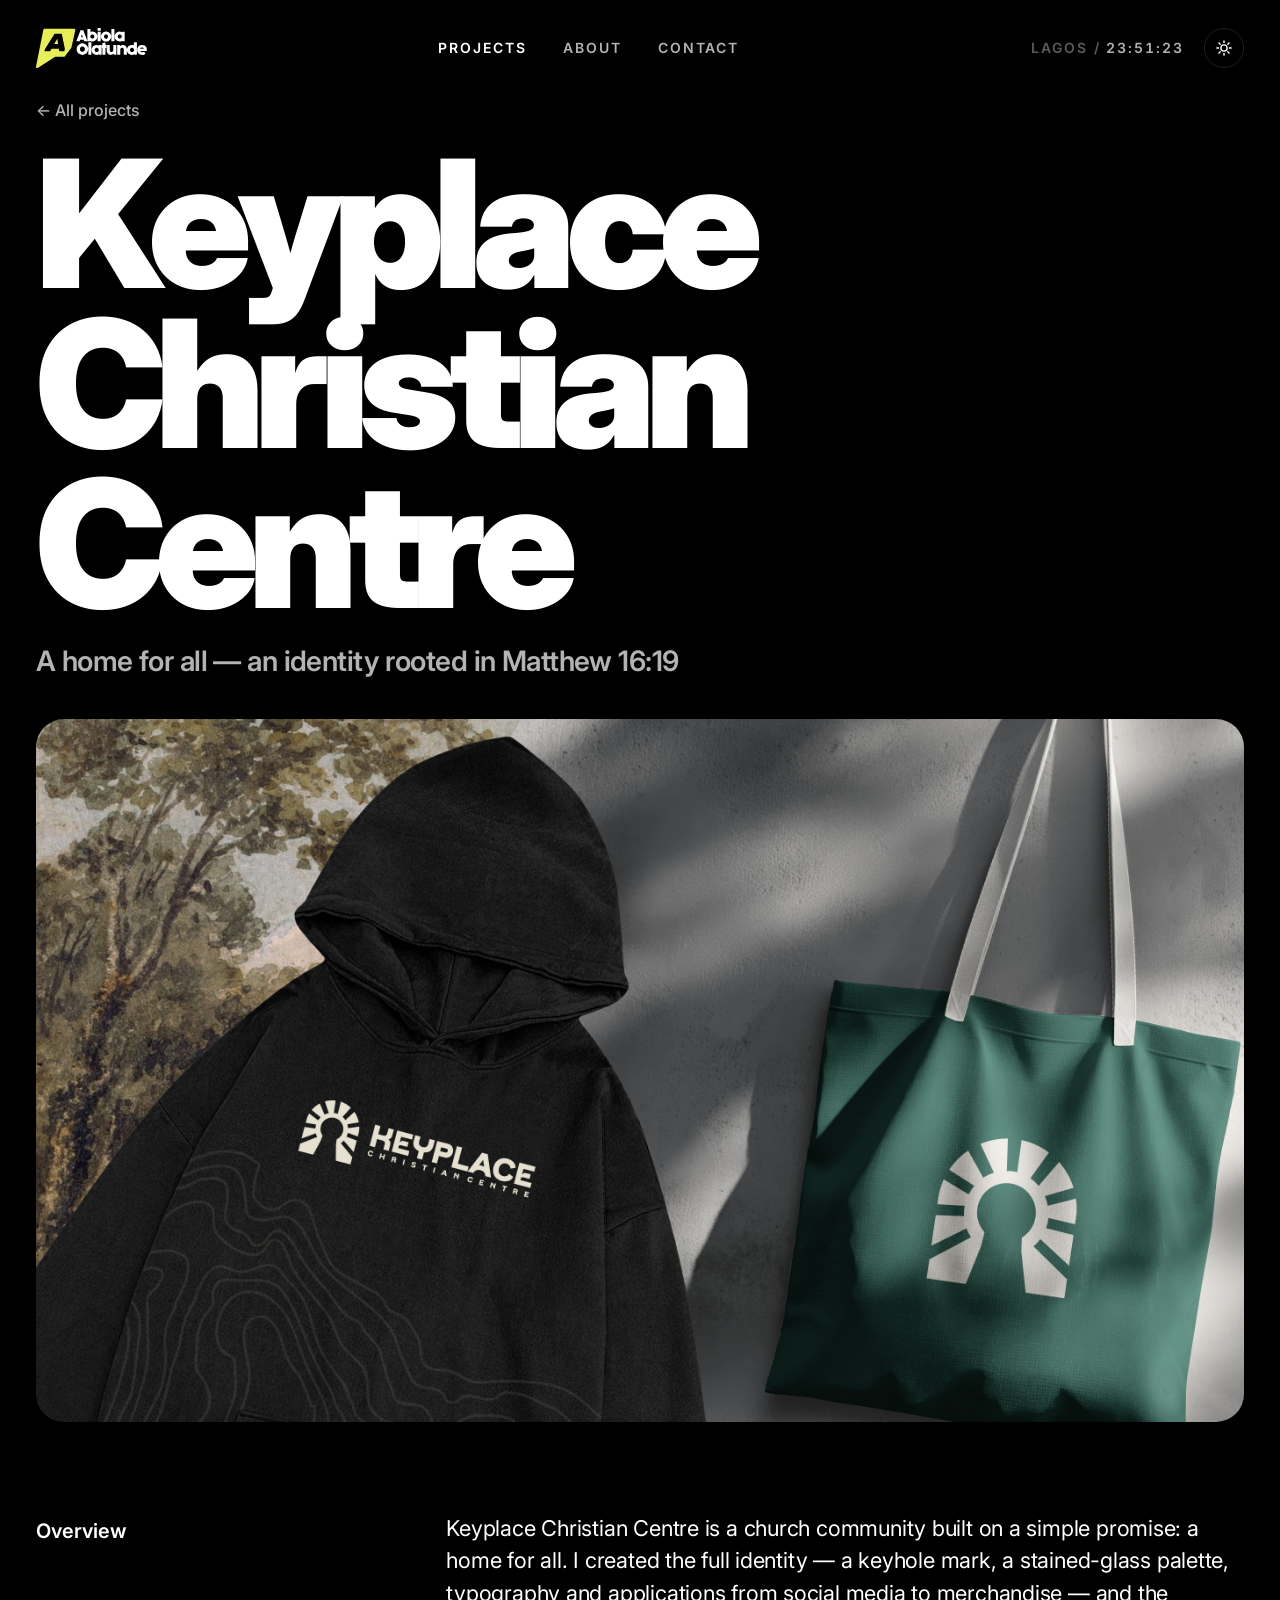
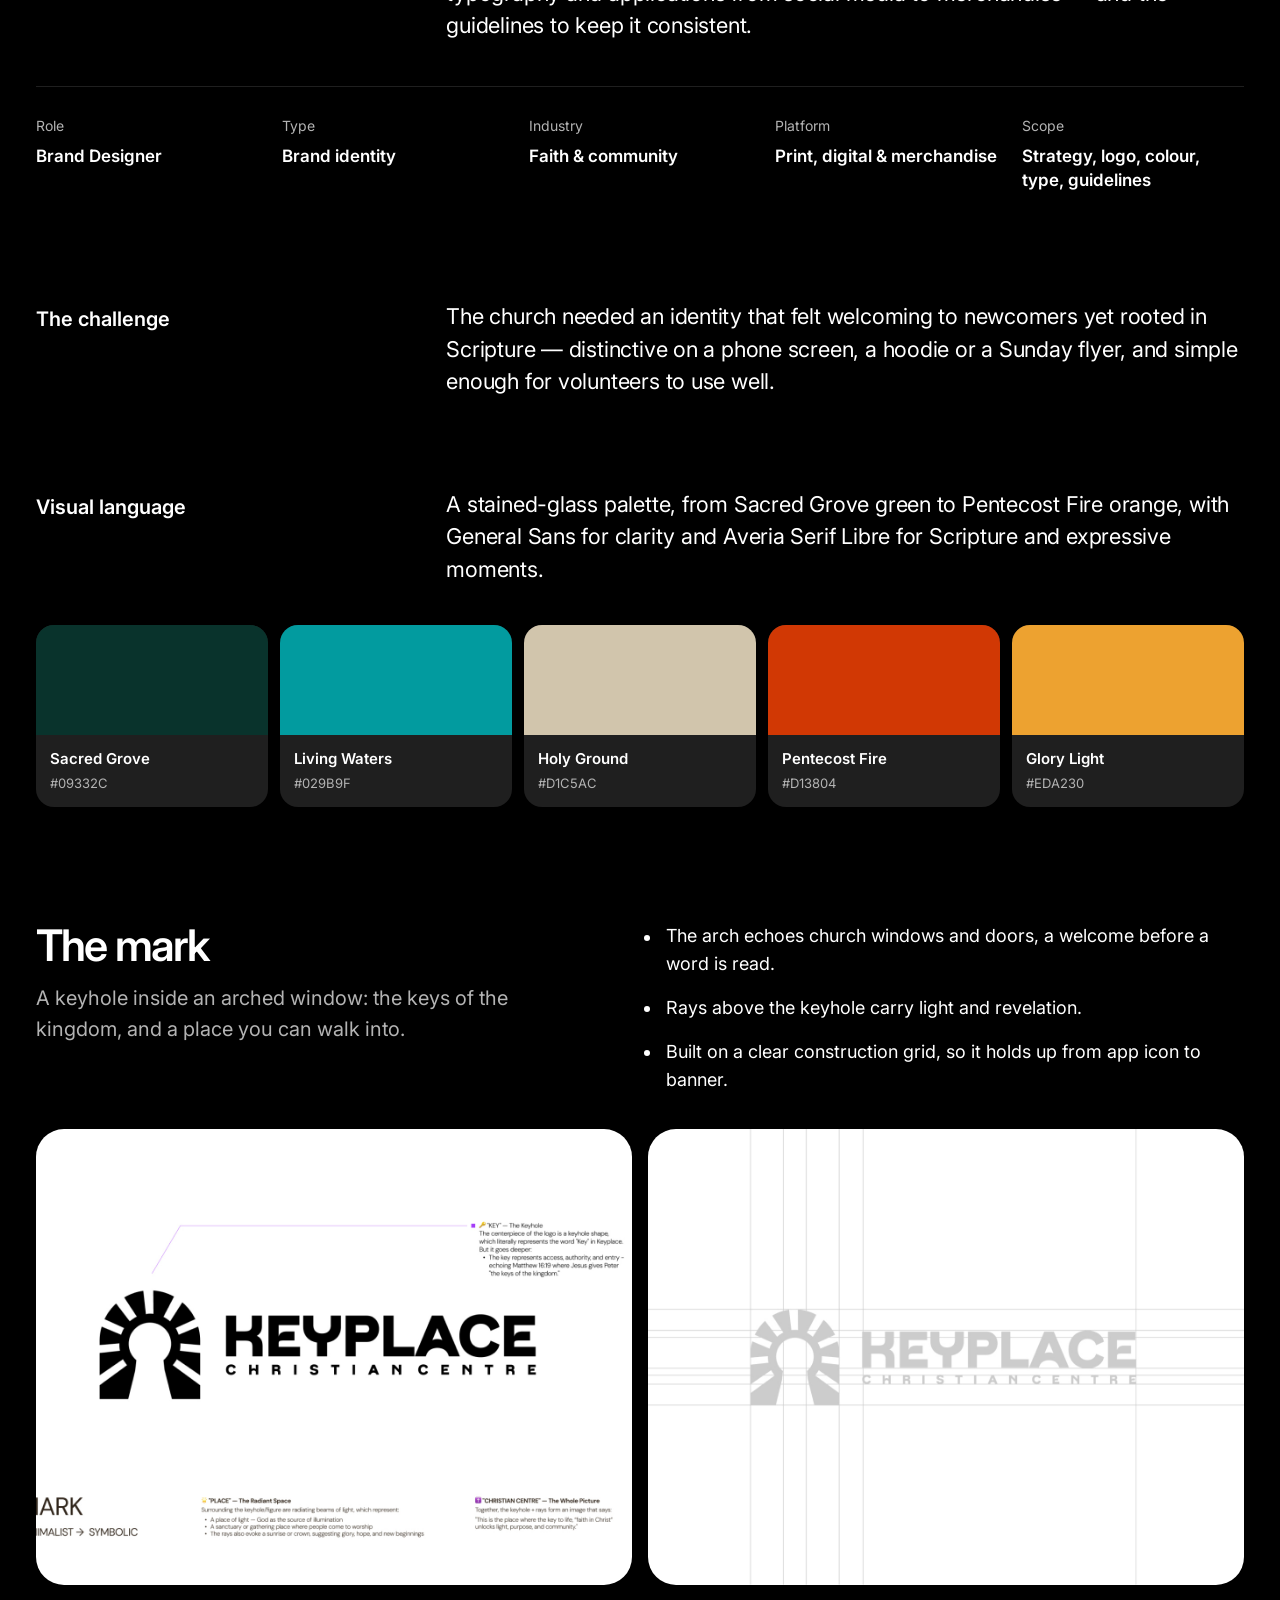
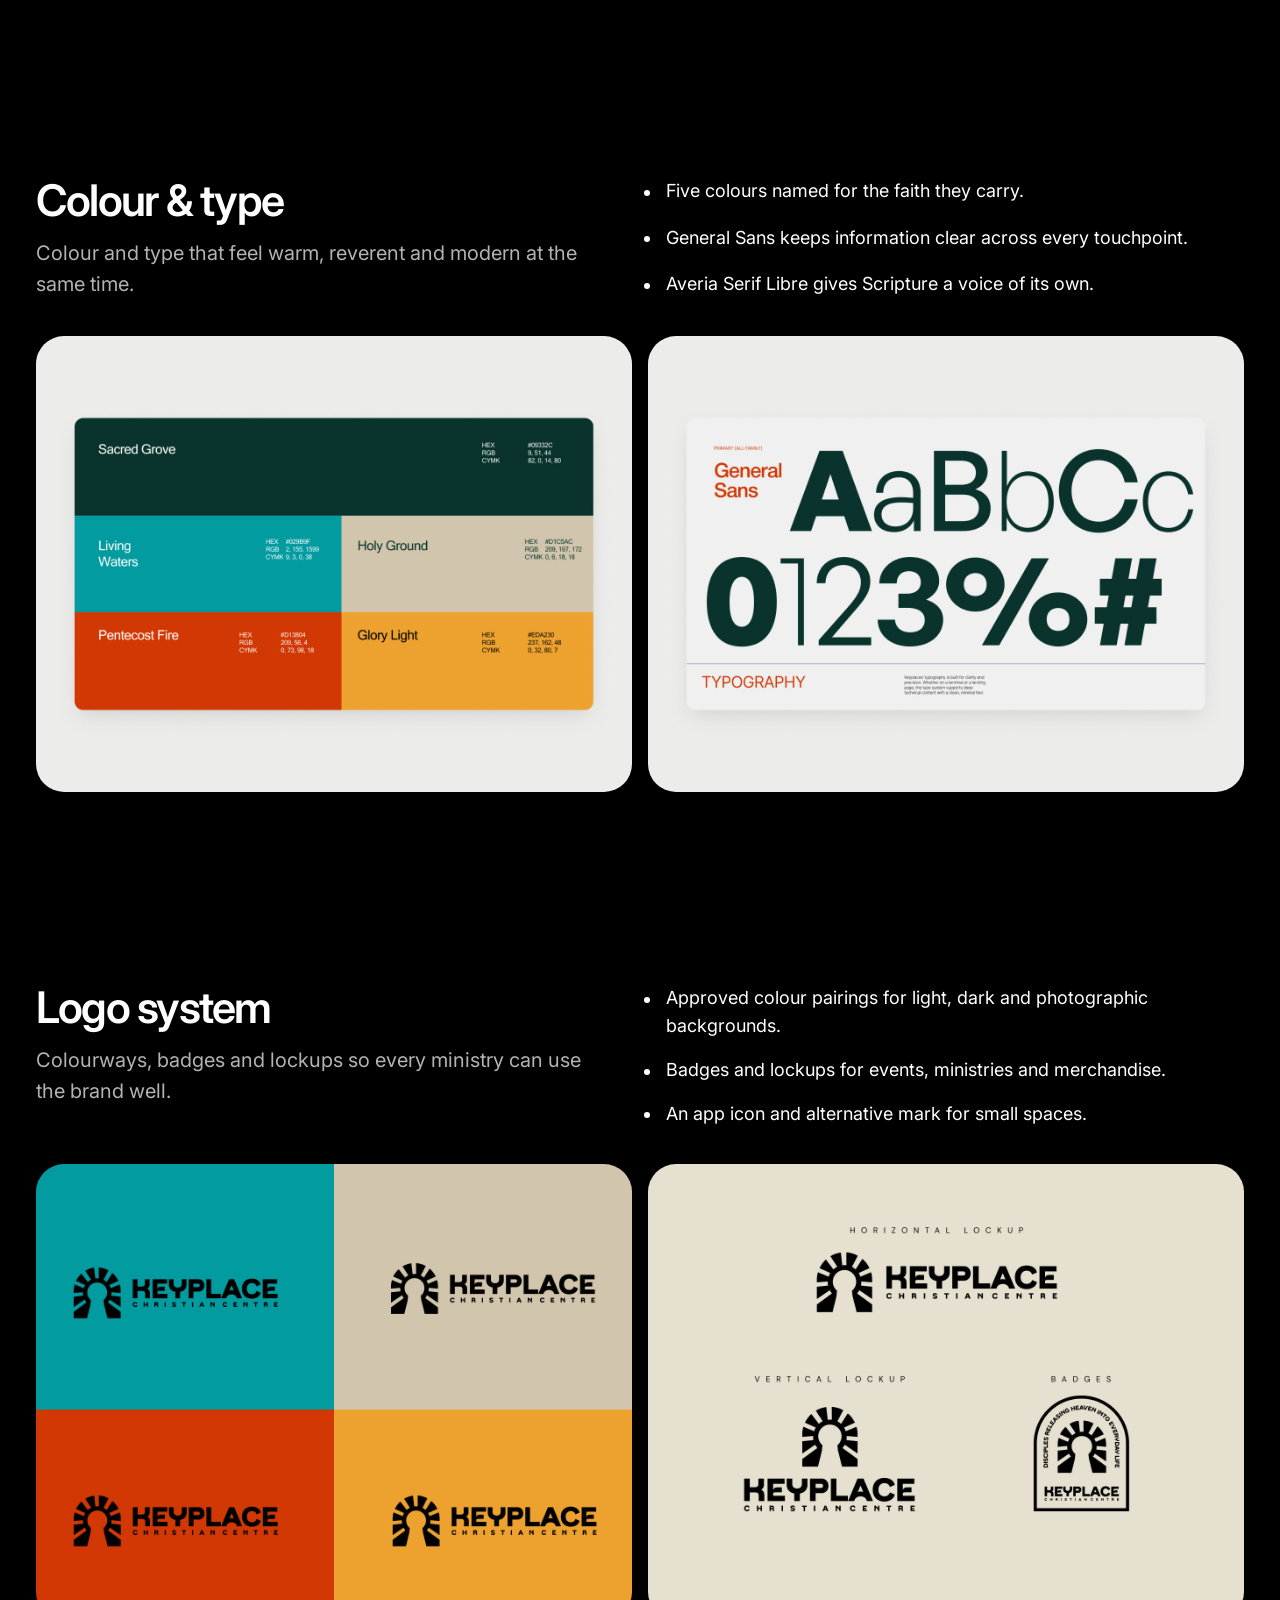
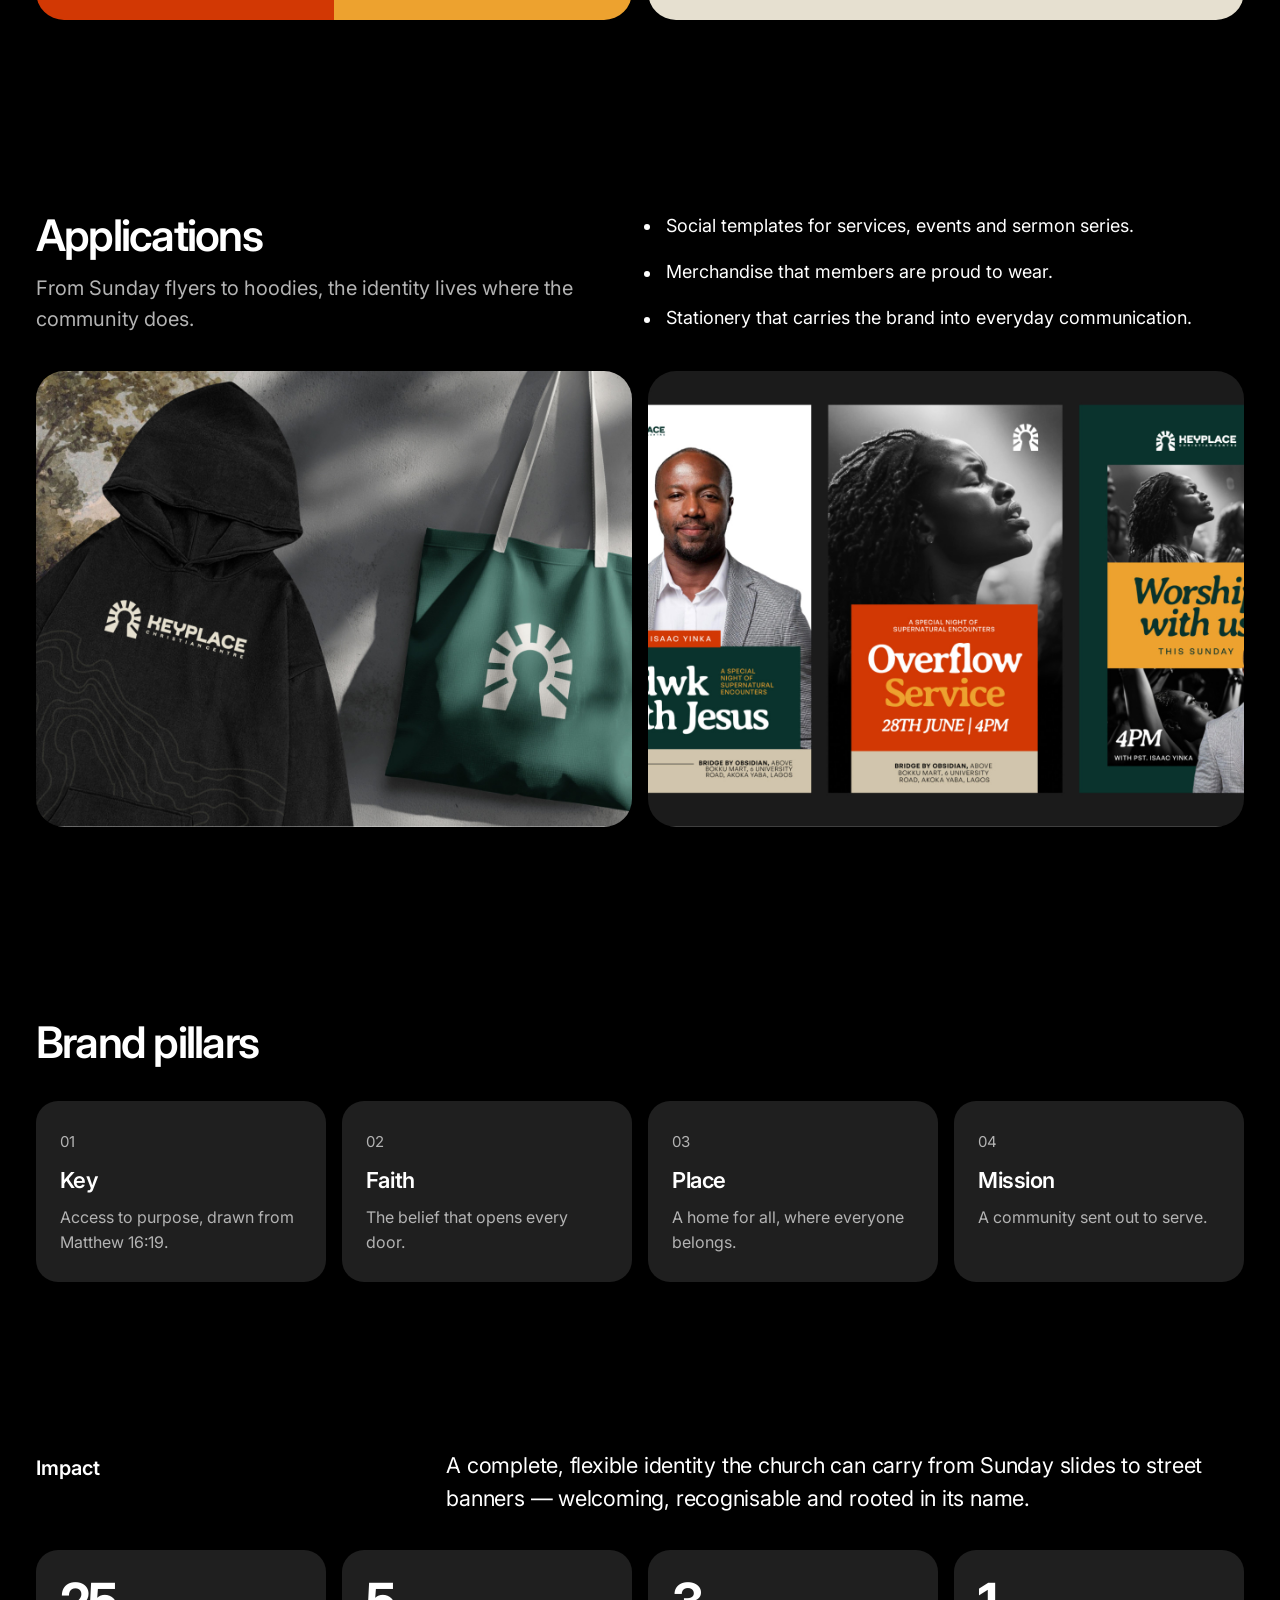
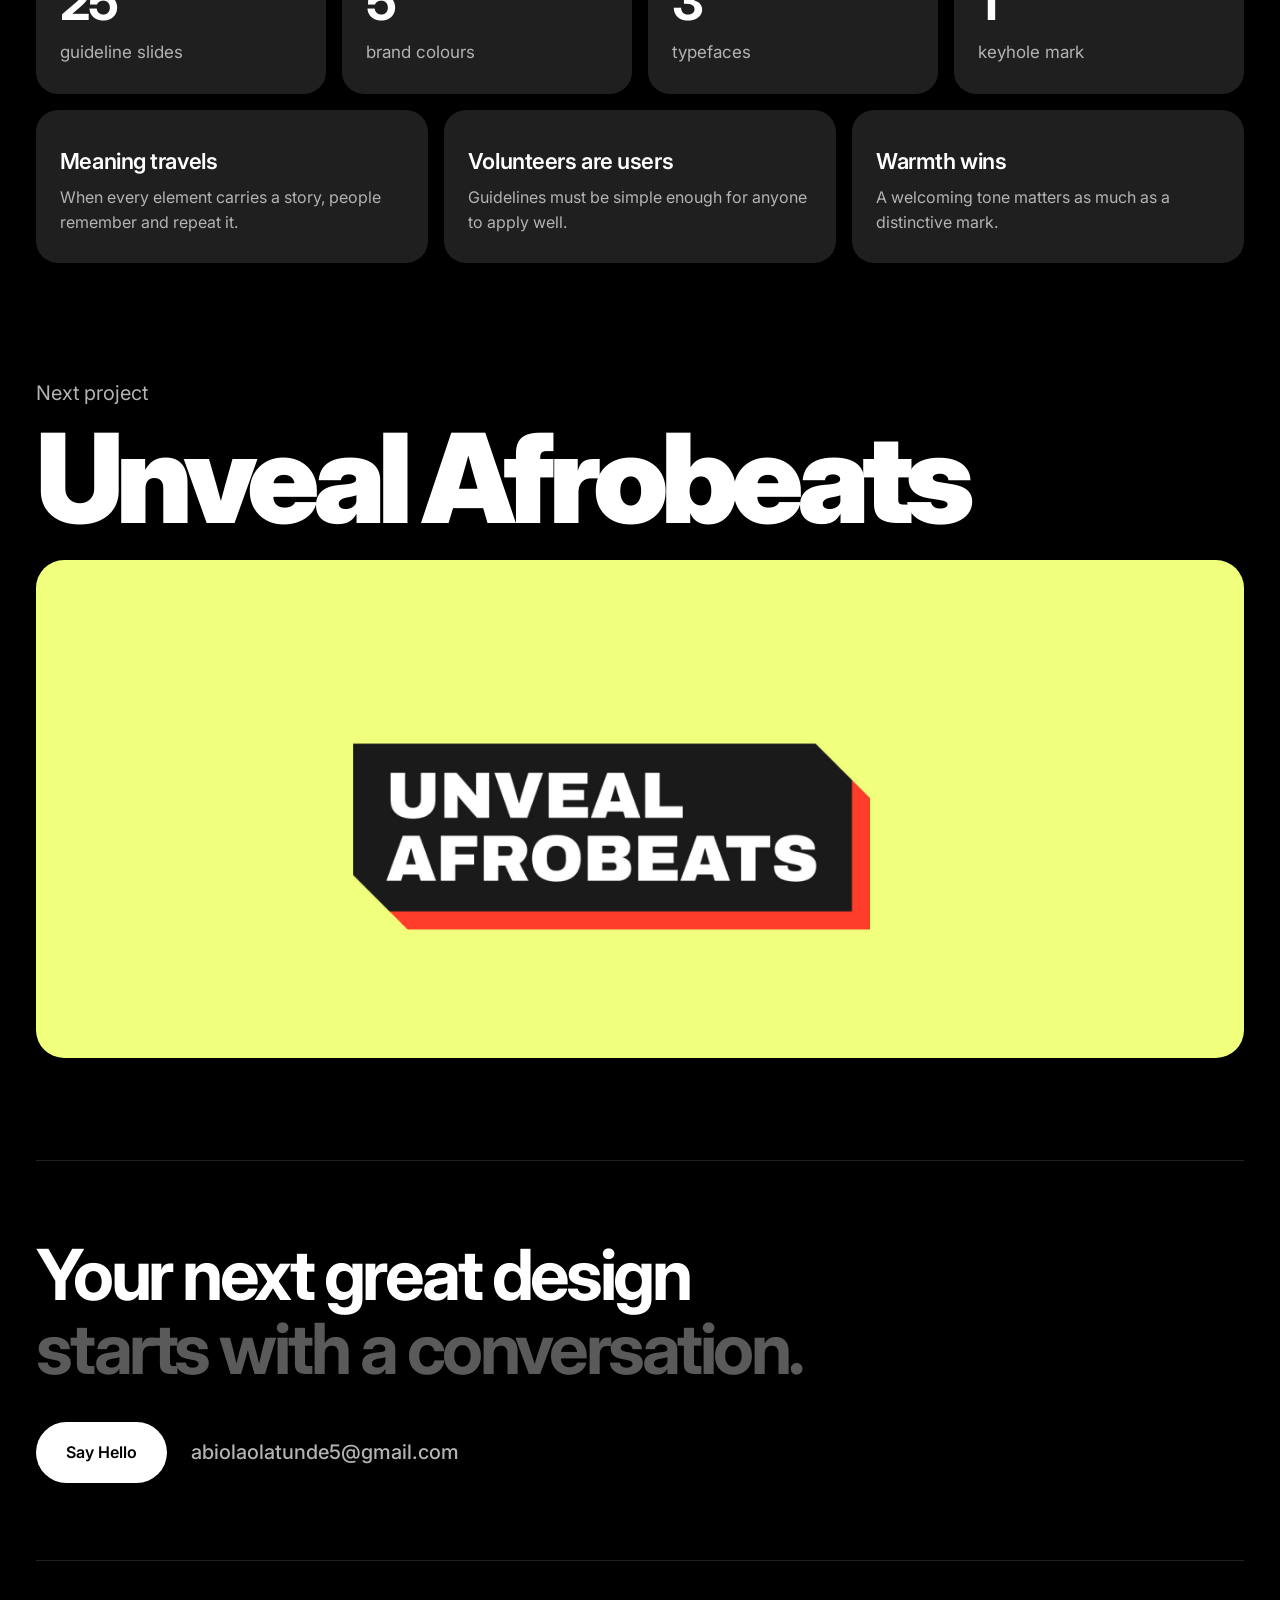
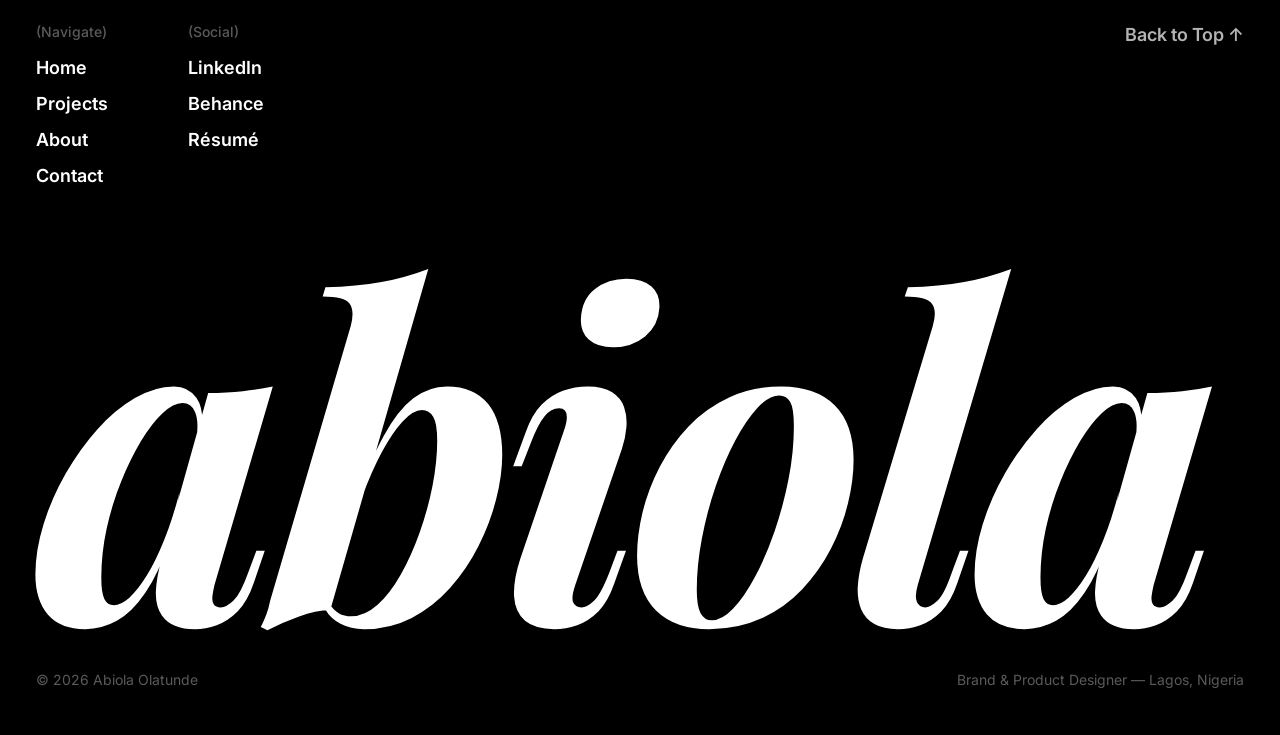
<file: work/keyplace.html>
<!doctype html><html lang="en"><head><meta charset="utf-8"><meta name="viewport" content="width=device-width,initial-scale=1">
<title>Keyplace Christian Centre — Abiola Olatunde</title><meta name="description" content="A home for all — an identity rooted in Matthew 16:19"><meta property="og:title" content="Keyplace Christian Centre — Abiola Olatunde"><meta property="og:description" content="A home for all — an identity rooted in Matthew 16:19"><meta property="og:image" content="../assets/img/card-podstrm.jpg">
<script>(function(){var t;try{t=localStorage.getItem('theme');}catch(e){}document.documentElement.setAttribute('data-theme',t==='light'?'light':'dark');})();</script>
<link rel="icon" href="../assets/favicon.svg" type="image/svg+xml"><link rel="preconnect" href="https://fonts.googleapis.com"><link rel="preconnect" href="https://fonts.gstatic.com" crossorigin>
<link href="https://fonts.googleapis.com/css2?family=Inter:wght@400;500;600;700;900&display=swap" rel="stylesheet"><link rel="preload" href="../assets/fonts/playfair-display-latin-700-italic.woff2" as="font" type="font/woff2" crossorigin><link rel="stylesheet" href="../assets/style.css"></head><body><header class="site-head" data-appear><a class="logo" href="../"><svg class="brand-logo" viewBox="0 0 383.6 138.4" role="img" aria-label="Abiola Olatunde"><path class="logo-mark" fill="#E8EE58" fill-rule="evenodd" d="M 131.4,2.6 L 30,2.6 C 27.8,2.6 25.8,4.1 25.4,6.3 L 0.1,132.9 C -0.7,136.9 3.7,139.9 7.2,137.7 L 65.3,100 C 66,99.5 66.9,99.3 67.8,99.3 L 96.6,99.3 C 98,99.3 99.4,98.6 100.2,97.5 L 121.7,69.5 C 122.2,69 122.4,68.4 122.6,67.7 L 135.9,8.2 C 136.5,5.3 134.3,2.6 131.4,2.6 L 131.4,2.6 M 29,80.5 L 48.5,80.5 L 53.8,71.4 L 79.1,71.5 L 80.5,80.5 L 98.2,80.5 L 99.9,71.4 L 89.1,19.7 L 64.3,19.7 L 31.7,71.5 L 29,80.5 L 29,80.5 M 62.8,55.7 L 76.6,55.7 L 73.6,37.2 L 62.8,55.7 L 62.8,55.7"/><path fill="currentColor" fill-rule="evenodd" d="M 177.8,44.8 C 177.9,45 178,45.1 178,45.3 C 178,45.5 177.9,45.7 177.7,45.9 C 177.5,46 177.3,46.1 177,46.1 L 167.7,46.1 C 167,46.1 166.6,45.8 166.4,45.1 L 165.1,40.9 L 152.6,40.9 L 151.3,45.1 C 151.1,45.8 150.6,46.1 150,46.1 L 140.8,46.1 C 140.4,46.1 140.2,46 140,45.9 C 139.8,45.7 139.7,45.5 139.7,45.3 C 139.7,45.1 139.8,45 139.8,44.8 L 153.6,8.5 C 153.9,7.9 154.3,7.6 154.9,7.6 L 162.8,7.6 C 163.5,7.6 163.9,7.9 164.1,8.5 L 177.8,44.8 L 177.8,44.8 M 162,31.6 L 159.4,23.1 L 158.8,21.1 L 158.4,23.1 L 155.8,31.6 L 162,31.6 L 162,31.6 M 195.1,12.4 C 198.3,12.4 201.2,13.1 203.9,14.7 C 206.5,16.2 208.7,18.3 210.2,20.9 C 211.8,23.6 212.6,26.4 212.6,29.5 C 212.6,32.7 211.8,35.6 210.3,38.2 C 208.7,40.9 206.6,43 203.9,44.5 C 201.2,46.1 198.3,46.9 195.1,46.9 C 192.2,46.9 189.6,46.1 187.5,44.7 L 186.6,45.3 C 186.3,45.8 185.9,46.1 185.3,46.1 L 178.9,46.1 C 178.6,46.1 178.3,46 178.1,45.8 C 177.9,45.6 177.8,45.3 177.8,45 L 177.8,4.4 C 177.8,3.7 178.2,3.3 178.9,3.3 L 187.3,3.3 C 188,3.3 188.4,3.7 188.4,4.4 L 188.4,13.7 C 189.4,13.3 190.4,12.9 191.5,12.7 C 192.6,12.5 193.8,12.4 195.1,12.4 L 195.1,12.4 M 194.9,36.7 C 196.3,36.7 197.5,36.4 198.5,35.8 C 199.6,35.2 200.4,34.4 201,33.3 C 201.6,32.3 201.9,31.1 201.9,29.7 C 201.9,28.3 201.6,27.1 201,26 C 200.4,24.9 199.5,24.1 198.5,23.5 C 197.4,22.8 196.2,22.5 194.9,22.5 C 193.5,22.5 192.4,22.8 191.3,23.5 C 190.2,24.1 189.3,24.9 188.7,26 C 188.1,27.1 187.8,28.3 187.8,29.7 C 187.8,31 188.1,32.2 188.8,33.3 C 189.4,34.4 190.2,35.2 191.3,35.8 C 192.4,36.3 193.6,36.6 194.9,36.6 L 194.9,36.7 M 214.3,9.7 C 213.6,9.7 213.2,9.3 213.2,8.6 L 213.2,1.2 C 213.2,0.4 213.6,1.1e-13 214.3,1.1e-13 L 222.8,1.1e-13 C 223.5,1.1e-13 223.9,0.4 223.9,1.2 L 223.9,8.6 C 223.9,9.3 223.5,9.7 222.8,9.7 L 214.3,9.7 M 223.9,45 C 223.9,45.3 223.8,45.6 223.6,45.8 C 223.4,46 223.1,46.1 222.7,46.1 L 214.4,46.1 C 214,46.1 213.7,46 213.5,45.8 C 213.3,45.6 213.2,45.3 213.2,45 L 213.2,14 C 213.2,13.3 213.6,12.9 214.4,12.9 L 222.7,12.9 C 223.5,12.9 223.9,13.3 223.9,14 L 223.9,45 L 223.9,45 M 242.3,47 C 239,47 236,46.2 233.3,44.7 C 230.6,43.1 228.5,41 226.9,38.4 C 225.3,35.8 224.6,32.9 224.6,29.8 C 224.6,26.6 225.4,23.7 226.9,21 C 228.5,18.3 230.7,16.2 233.4,14.7 C 236.1,13.1 239.1,12.4 242.3,12.4 C 245.6,12.4 248.6,13.1 251.3,14.7 C 254.1,16.2 256.2,18.3 257.8,21 C 259.4,23.7 260.2,26.6 260.2,29.8 C 260.2,32.9 259.4,35.8 257.8,38.4 C 256.2,41 254,43.1 251.3,44.7 C 248.5,46.2 245.5,47 242.3,47 L 242.3,47 M 242.4,36.8 C 243.7,36.8 244.9,36.5 246,35.9 C 247.1,35.2 248,34.4 248.6,33.3 C 249.2,32.2 249.5,31 249.5,29.7 C 249.5,28.3 249.2,27.1 248.6,26 C 248,25 247.1,24.1 246,23.5 C 244.9,22.9 243.7,22.6 242.4,22.6 C 241,22.6 239.8,22.9 238.7,23.5 C 237.7,24.1 236.8,25 236.2,26 C 235.5,27.1 235.2,28.3 235.2,29.7 C 235.2,31 235.5,32.2 236.2,33.3 C 236.8,34.4 237.7,35.2 238.7,35.9 C 239.8,36.5 241,36.8 242.4,36.8 M 271.4,45 C 271.4,45.7 271,46.1 270.2,46.1 L 261.9,46.1 C 261.6,46.1 261.3,46 261.1,45.8 C 260.9,45.6 260.8,45.3 260.8,45 L 260.8,4.5 C 260.8,4.2 260.9,3.9 261.1,3.7 C 261.3,3.5 261.6,3.4 261.9,3.4 L 270.2,3.4 C 271,3.4 271.4,3.8 271.4,4.5 L 271.4,45 L 271.4,45 M 298.2,13.7 C 298.4,13.4 298.5,13.2 298.8,13.1 C 299,13 299.2,12.9 299.5,12.9 L 305.6,12.9 C 306.4,12.9 306.8,13.3 306.8,14 L 306.8,45 C 306.8,45.3 306.7,45.6 306.5,45.8 C 306.3,46 306,46.1 305.6,46.1 L 299.3,46.1 C 298.7,46.1 298.3,45.8 298,45.3 L 297.1,44.7 C 294.9,46.1 292.4,46.8 289.4,46.8 C 286.3,46.8 283.4,46.1 280.7,44.5 C 278,42.9 275.9,40.9 274.3,38.2 C 272.8,35.6 272,32.7 272,29.5 C 272,26.4 272.8,23.5 274.3,20.9 C 275.9,18.3 278,16.2 280.7,14.7 C 283.4,13.1 286.3,12.4 289.5,12.4 C 292.5,12.4 295,13.1 297.2,14.6 L 298.2,13.7 L 298.2,13.7 M 289.7,36.7 C 291,36.7 292.2,36.4 293.3,35.8 C 294.4,35.2 295.2,34.4 295.8,33.3 C 296.5,32.2 296.8,31 296.8,29.7 C 296.8,28.3 296.5,27.1 295.9,26 C 295.2,24.9 294.4,24.1 293.3,23.5 C 292.2,22.9 291.1,22.5 289.7,22.5 C 288.4,22.5 287.2,22.9 286.1,23.5 C 285.1,24.1 284.2,24.9 283.6,26 C 283,27.1 282.7,28.3 282.7,29.7 C 282.7,31.1 283,32.3 283.6,33.3 C 284.2,34.4 285,35.2 286.1,35.8 C 287.1,36.4 288.3,36.7 289.7,36.7 L 289.7,36.7 M 160.5,93 C 156.8,93 153.4,92.1 150.4,90.3 C 147.3,88.5 144.9,86.1 143.1,83.1 C 141.4,80 140.5,76.7 140.5,73 C 140.5,69.4 141.4,66 143.1,63 C 144.9,59.9 147.3,57.6 150.4,55.8 C 153.4,54 156.8,53.1 160.5,53.1 C 164.2,53.1 167.6,54 170.7,55.8 C 173.8,57.6 176.2,60 177.9,63 C 179.7,66 180.6,69.4 180.6,73 C 180.6,76.7 179.7,80 177.9,83.1 C 176.2,86.1 173.8,88.5 170.7,90.3 C 167.6,92.1 164.2,93 160.5,93 M 160.5,82.2 C 162,82.2 163.4,81.8 164.8,81 C 166.1,80.2 167.1,79.1 167.9,77.7 C 168.7,76.3 169.1,74.8 169.1,73.1 C 169.1,71.4 168.7,69.8 167.9,68.5 C 167.1,67.1 166.1,66 164.8,65.2 C 163.5,64.4 162,64 160.6,64 C 159.1,64 157.6,64.4 156.3,65.2 C 155,66 154,67.1 153.2,68.5 C 152.4,69.8 152,71.4 152,73.1 C 152,74.8 152.4,76.3 153.2,77.7 C 154,79.1 155,80.2 156.3,81 C 157.6,81.8 159.1,82.2 160.6,82.2 L 160.5,82.2 M 191.7,91.2 C 191.7,91.9 191.3,92.3 190.6,92.3 L 182.3,92.3 C 181.9,92.3 181.6,92.2 181.4,92 C 181.2,91.8 181.1,91.5 181.1,91.2 L 181.1,50.7 C 181.1,50.4 181.2,50.1 181.4,49.9 C 181.6,49.7 181.9,49.6 182.3,49.6 L 190.6,49.6 C 191.3,49.6 191.7,50 191.7,50.7 L 191.7,91.2 L 191.7,91.2 M 218.5,60 C 218.7,59.7 218.9,59.5 219.1,59.3 C 219.3,59.2 219.6,59.1 219.9,59.1 L 226,59.1 C 226.8,59.1 227.1,59.5 227.1,60.2 L 227.1,91.2 C 227.1,91.5 227,91.8 226.8,92 C 226.6,92.2 226.4,92.3 226,92.3 L 219.6,92.3 C 219,92.3 218.6,92.1 218.3,91.5 L 217.4,90.9 C 215.3,92.4 212.7,93.1 209.8,93.1 C 206.6,93.1 203.7,92.3 201,90.7 C 198.4,89.2 196.2,87.1 194.7,84.4 C 193.1,81.8 192.3,78.9 192.3,75.8 C 192.3,72.6 193.1,69.8 194.7,67.1 C 196.3,64.5 198.4,62.4 201.1,60.9 C 203.8,59.4 206.7,58.6 209.8,58.6 C 212.8,58.6 215.4,59.3 217.6,60.8 L 218.5,60 M 210,82.9 C 211.3,82.9 212.5,82.6 213.6,82 C 214.7,81.4 215.5,80.6 216.2,79.5 C 216.8,78.4 217.1,77.2 217.1,75.9 C 217.1,74.5 216.8,73.3 216.2,72.2 C 215.6,71.1 214.7,70.3 213.7,69.7 C 212.6,69.1 211.4,68.7 210.1,68.7 C 208.7,68.7 207.5,69.1 206.5,69.7 C 205.4,70.3 204.5,71.1 203.9,72.2 C 203.3,73.3 203,74.5 203,75.9 C 203,77.3 203.3,78.5 203.9,79.5 C 204.5,80.6 205.3,81.4 206.4,82 C 207.5,82.6 208.7,82.9 210,82.9 L 210,82.9 M 240.3,91.2 C 240.3,91.5 240.2,91.8 240,92 C 239.8,92.2 239.6,92.3 239.2,92.3 L 230.8,92.3 C 230.5,92.3 230.2,92.2 230,92 C 229.8,91.8 229.7,91.6 229.7,91.2 L 229.7,69 L 227.4,69 C 227,69 226.7,68.9 226.5,68.7 C 226.3,68.5 226.2,68.2 226.2,67.8 L 226.2,60.2 C 226.2,59.5 226.6,59.1 227.4,59.1 L 229.6,59.1 L 229.6,53.1 C 229.6,52.4 229.9,52 230.6,51.8 L 239.1,50.2 C 239.2,50.2 239.3,50.2 239.4,50.2 C 239.7,50.2 239.9,50.2 240.1,50.4 C 240.3,50.6 240.4,50.9 240.4,51.2 L 240.4,59.1 L 245,59.1 C 245.7,59.1 246.1,59.5 246.1,60.2 L 246.1,67.9 C 246.1,68.2 246,68.5 245.8,68.7 C 245.6,68.9 245.3,69 245,69 L 240.3,69 L 240.3,91.2 L 240.3,91.2 M 267.5,60.2 C 267.5,59.5 267.9,59.1 268.6,59.1 L 277,59.1 C 277.8,59.1 278.1,59.5 278.1,60.2 L 278.1,91.2 C 278.1,91.9 277.8,92.3 277,92.3 L 270.7,92.3 C 270,92.3 269.6,92 269.3,91.5 L 267.9,89.1 C 266.6,90.2 265,91.1 263.2,91.8 C 261.4,92.5 259.7,92.8 258.1,92.8 C 255.4,92.8 253,92.2 251,91 C 249,89.7 247.4,88 246.3,85.7 C 245.1,83.4 244.6,80.8 244.6,77.8 L 244.6,60.3 C 244.6,59.5 245,59.1 245.7,59.1 L 254.1,59.1 C 254.9,59.1 255.2,59.5 255.2,60.3 L 255.2,76.6 C 255.2,77.9 255.5,79 255.9,80 C 256.4,81 257.1,81.8 257.9,82.3 C 258.8,82.9 259.8,83.1 260.9,83.1 C 262.2,83.1 263.3,82.9 264.3,82.3 C 265.3,81.7 266.1,80.9 266.7,80 C 267.2,79.1 267.5,78.1 267.5,77.1 L 267.5,60.3 L 267.5,60.2 M 300.9,58.6 C 303.7,58.6 306,59.2 308.1,60.4 C 310.1,61.7 311.7,63.5 312.8,65.7 C 313.9,68 314.5,70.7 314.5,73.6 L 314.5,91.2 C 314.5,91.9 314.1,92.3 313.4,92.3 L 305,92.3 C 304.2,92.3 303.8,91.9 303.8,91.2 L 303.8,74.8 C 303.8,73.5 303.6,72.4 303.1,71.4 C 302.7,70.4 302,69.6 301.1,69.1 C 300.3,68.6 299.3,68.3 298.2,68.3 C 296.9,68.3 295.8,68.6 294.8,69.2 C 293.8,69.7 293,70.5 292.4,71.4 C 291.9,72.4 291.6,73.3 291.6,74.3 L 291.6,91.2 C 291.6,91.5 291.5,91.8 291.3,92 C 291.1,92.2 290.8,92.3 290.4,92.3 L 282.1,92.3 C 281.7,92.3 281.4,92.2 281.2,92 C 281,91.8 280.9,91.5 280.9,91.2 L 280.9,60.2 C 280.9,59.5 281.3,59.1 282.1,59.1 L 288.4,59.1 C 289,59.1 289.5,59.4 289.8,59.9 L 291.2,62.3 C 292.5,61.2 294.1,60.3 295.9,59.6 C 297.7,58.9 299.4,58.6 300.9,58.6 L 300.9,58.6 M 338.6,50.6 C 338.6,49.9 339,49.5 339.7,49.5 L 348.1,49.5 C 348.8,49.5 349.2,49.9 349.2,50.6 L 349.2,91.2 C 349.2,91.5 349.1,91.8 348.9,92 C 348.7,92.2 348.4,92.3 348.1,92.3 L 341.7,92.3 C 341.1,92.3 340.7,92 340.4,91.5 L 339.5,90.9 C 337.3,92.4 334.8,93.1 331.9,93.1 C 328.7,93.1 325.8,92.3 323.1,90.7 C 320.4,89.2 318.3,87.1 316.7,84.4 C 315.2,81.8 314.4,78.9 314.4,75.8 C 314.4,72.6 315.2,69.8 316.8,67.1 C 318.3,64.5 320.5,62.4 323.1,60.9 C 325.8,59.3 328.7,58.6 331.9,58.6 C 333.2,58.6 334.4,58.7 335.5,58.9 C 336.6,59.1 337.6,59.5 338.6,59.9 L 338.6,50.6 L 338.6,50.6 M 332.1,82.9 C 333.4,82.9 334.6,82.6 335.7,82 C 336.8,81.4 337.6,80.6 338.3,79.5 C 338.9,78.4 339.2,77.2 339.2,75.9 C 339.2,74.5 338.9,73.3 338.3,72.2 C 337.7,71.1 336.8,70.3 335.7,69.7 C 334.7,69 333.5,68.7 332.1,68.7 C 330.8,68.7 329.6,69 328.5,69.7 C 327.5,70.3 326.6,71.1 326,72.2 C 325.4,73.3 325.1,74.5 325.1,75.9 C 325.1,77.2 325.4,78.5 326,79.5 C 326.6,80.6 327.4,81.4 328.5,82 C 329.5,82.6 330.7,82.9 332.1,82.9 L 332.1,82.9 M 367.3,93.2 C 363.9,93.2 360.9,92.4 358.2,90.8 C 355.6,89.3 353.5,87.2 352,84.5 C 350.6,81.9 349.8,79 349.8,75.9 C 349.8,72.8 350.5,69.9 352,67.2 C 353.4,64.6 355.3,62.5 357.9,60.9 C 360.4,59.4 363.3,58.6 366.6,58.6 C 370.1,58.6 373.2,59.3 375.7,60.8 C 378.3,62.3 380.2,64.3 381.6,66.9 C 382.9,69.5 383.6,72.5 383.6,75.9 C 383.6,76.8 383.6,77.6 383.5,78.4 C 383.4,79.1 383,79.5 382.3,79.5 L 360.8,79.5 C 361.5,80.9 362.4,81.9 363.6,82.7 C 364.9,83.4 366.2,83.7 367.8,83.7 C 368.8,83.7 369.7,83.6 370.5,83.3 C 371.3,83 372.2,82.6 373,82.1 C 373.2,81.9 373.5,81.8 373.7,81.8 C 374,81.8 374.3,82 374.5,82.4 L 378.5,88 C 378.7,88.2 378.7,88.5 378.7,88.7 C 378.7,89.1 378.6,89.3 378.3,89.6 C 376.8,90.7 375.1,91.6 373.2,92.2 C 371.4,92.8 369.4,93.2 367.3,93.2 L 367.3,93.2 M 373.1,71.7 C 372.5,70.4 371.8,69.3 370.7,68.6 C 369.6,68 368.4,67.6 366.9,67.6 C 365.5,67.6 364.2,68 363.1,68.7 C 362.1,69.3 361.3,70.4 360.7,71.7 L 373.1,71.7 L 373.1,71.7"/></svg></a><nav class="nav" aria-label="Main"><a href="../projects" aria-current="page">PROJECTS</a><a href="../about">ABOUT</a><a href="../contact">CONTACT</a></nav><div class="head-right"><div class="clock"><span>LAGOS / </span><time data-clock>--:--:--</time></div><button class="theme-toggle" type="button" data-theme-toggle aria-label="Switch to light mode"><svg class="sun" viewBox="0 0 24 24" fill="none" stroke="currentColor" stroke-width="1.8" stroke-linecap="round" aria-hidden="true"><circle cx="12" cy="12" r="4.2"/><path d="M12 2.5v2.2M12 19.3v2.2M2.5 12h2.2M19.3 12h2.2M5.3 5.3l1.6 1.6M17.1 17.1l1.6 1.6M5.3 18.7l1.6-1.6M17.1 6.9l1.6-1.6"/></svg><svg class="moon" viewBox="0 0 24 24" fill="none" stroke="currentColor" stroke-width="1.8" stroke-linejoin="round" aria-hidden="true"><path d="M20.5 14.3A8.5 8.5 0 0 1 9.7 3.5a8.5 8.5 0 1 0 10.8 10.8z"/></svg></button></div></header><main class="wrap">
<div data-appear="late"><a class="back fadelink" href="../projects">← All projects</a><h1 class="proj-title">Keyplace Christian Centre</h1><p class="proj-sub">A home for all — an identity rooted in Matthew 16:19</p></div>
<div style="margin-top:40px"><div class="frame" style="aspect-ratio:1376/800"><img src="../assets/img/keyplace-hero.jpg" width="1376" height="800" alt="" loading="lazy"></div></div>
<div class="split"><h2>Overview</h2><p>Keyplace Christian Centre is a church community built on a simple promise: a home for all. I created the full identity — a keyhole mark, a stained-glass palette, typography and applications from social media to merchandise — and the guidelines to keep it consistent.</p></div><dl class="meta"><div><dt>Role</dt><dd>Brand Designer</dd></div><div><dt>Type</dt><dd>Brand identity</dd></div><div><dt>Industry</dt><dd>Faith &amp; community</dd></div><div><dt>Platform</dt><dd>Print, digital &amp; merchandise</dd></div><div><dt>Scope</dt><dd>Strategy, logo, colour, type, guidelines</dd></div></dl>
<div class="split"><h2>The challenge</h2><p>The church needed an identity that felt welcoming to newcomers yet rooted in Scripture — distinctive on a phone screen, a hoodie or a Sunday flyer, and simple enough for volunteers to use well.</p></div>
<div class="split"><h2>Visual language</h2><p>A stained-glass palette, from Sacred Grove green to Pentecost Fire orange, with General Sans for clarity and Averia Serif Libre for Scripture and expressive moments.</p></div><div class="palette"><div class="swatch"><i style="background:#09332C"></i><b>Sacred Grove</b><span>#09332C</span></div><div class="swatch"><i style="background:#029B9F"></i><b>Living Waters</b><span>#029B9F</span></div><div class="swatch"><i style="background:#D1C5AC"></i><b>Holy Ground</b><span>#D1C5AC</span></div><div class="swatch"><i style="background:#D13804"></i><b>Pentecost Fire</b><span>#D13804</span></div><div class="swatch"><i style="background:#EDA230"></i><b>Glory Light</b><span>#EDA230</span></div></div>
<section class="feature"><div class="feature-top"><div><h2>The mark</h2><p class="intro">A keyhole inside an arched window: the keys of the kingdom, and a place you can walk into.</p></div><ul><li>The arch echoes church windows and doors, a welcome before a word is read.</li><li>Rays above the keyhole carry light and revelation.</li><li>Built on a clear construction grid, so it holds up from app icon to banner.</li></ul></div><div class="imgs two"><div class="frame" style="aspect-ratio:680/520"><img src="../assets/img/keyplace-s1-1.jpg" width="680" height="520" alt="" loading="lazy"></div><div class="frame" style="aspect-ratio:680/520"><img src="../assets/img/keyplace-s1-2.jpg" width="680" height="520" alt="" loading="lazy"></div></div></section><section class="feature"><div class="feature-top"><div><h2>Colour &amp; type</h2><p class="intro">Colour and type that feel warm, reverent and modern at the same time.</p></div><ul><li>Five colours named for the faith they carry.</li><li>General Sans keeps information clear across every touchpoint.</li><li>Averia Serif Libre gives Scripture a voice of its own.</li></ul></div><div class="imgs two"><div class="frame" style="aspect-ratio:680/520"><img src="../assets/img/keyplace-s2-1.jpg" width="680" height="520" alt="" loading="lazy"></div><div class="frame" style="aspect-ratio:680/520"><img src="../assets/img/keyplace-s2-2.jpg" width="680" height="520" alt="" loading="lazy"></div></div></section><section class="feature"><div class="feature-top"><div><h2>Logo system</h2><p class="intro">Colourways, badges and lockups so every ministry can use the brand well.</p></div><ul><li>Approved colour pairings for light, dark and photographic backgrounds.</li><li>Badges and lockups for events, ministries and merchandise.</li><li>An app icon and alternative mark for small spaces.</li></ul></div><div class="imgs two"><div class="frame" style="aspect-ratio:680/520"><img src="../assets/img/keyplace-s3-1.jpg" width="680" height="520" alt="" loading="lazy"></div><div class="frame" style="aspect-ratio:680/520"><img src="../assets/img/keyplace-s3-2.jpg" width="680" height="520" alt="" loading="lazy"></div></div></section><section class="feature"><div class="feature-top"><div><h2>Applications</h2><p class="intro">From Sunday flyers to hoodies, the identity lives where the community does.</p></div><ul><li>Social templates for services, events and sermon series.</li><li>Merchandise that members are proud to wear.</li><li>Stationery that carries the brand into everyday communication.</li></ul></div><div class="imgs two"><div class="frame" style="aspect-ratio:680/520"><img src="../assets/img/keyplace-s4-1.jpg" width="680" height="520" alt="" loading="lazy"></div><div class="frame" style="aspect-ratio:680/520"><img src="../assets/img/keyplace-s4-2.jpg" width="680" height="520" alt="" loading="lazy"></div></div></section>
<section class="feature"><h2 class="h-sec">Brand pillars</h2><div class="cards"><div class="c"><small>01</small><h3>Key</h3><p>Access to purpose, drawn from Matthew 16:19.</p></div><div class="c"><small>02</small><h3>Faith</h3><p>The belief that opens every door.</p></div><div class="c"><small>03</small><h3>Place</h3><p>A home for all, where everyone belongs.</p></div><div class="c"><small>04</small><h3>Mission</h3><p>A community sent out to serve.</p></div></div></section>
<div class="split"><h2>Impact</h2><p>A complete, flexible identity the church can carry from Sunday slides to street banners — welcoming, recognisable and rooted in its name.</p></div><div class="cards"><div class="c stat"><b>25</b><span>guideline slides</span></div><div class="c stat"><b>5</b><span>brand colours</span></div><div class="c stat"><b>3</b><span>typefaces</span></div><div class="c stat"><b>1</b><span>keyhole mark</span></div></div><div class="cards three"><div class="c"><h3>Meaning travels</h3><p>When every element carries a story, people remember and repeat it.</p></div><div class="c"><h3>Volunteers are users</h3><p>Guidelines must be simple enough for anyone to apply well.</p></div><div class="c"><h3>Warmth wins</h3><p>A welcoming tone matters as much as a distinctive mark.</p></div></div>
<a class="next" href="unveal"><small>Next project</small><h2>Unveal Afrobeats</h2><div class="frame"><img src="../assets/img/unveal-hero.jpg" alt="Unveal Afrobeats" loading="lazy"></div></a>
</main><div class="wrap"><section class="cta"><h2>Your next great design<br><span>starts with a conversation.</span></h2><div class="actions"><a class="btn" href="mailto:abiolaolatunde5@gmail.com">Say Hello</a><a class="mail fadelink" href="mailto:abiolaolatunde5@gmail.com">abiolaolatunde5@gmail.com</a></div></section>
<footer><div class="foot"><div><h4>(Navigate)</h4><a class="fadelink" href="../">Home</a><a class="fadelink" href="../projects">Projects</a><a class="fadelink" href="../about">About</a><a class="fadelink" href="../contact">Contact</a></div>
<div><h4>(Social)</h4><a class="fadelink" href="https://www.linkedin.com/in/helloabiola/" target="_blank" rel="noopener">LinkedIn</a><a class="fadelink" href="https://www.behance.net/helloabiola" target="_blank" rel="noopener">Behance</a><a class="fadelink" href="https://drive.google.com/file/d/1vZUpydbHRFc7InXNhGjmikHniOKCymTY/view?usp=sharing" target="_blank" rel="noopener">Résumé</a></div>
<a class="top fadelink" href="#" data-top>Back to Top ↑</a></div><div class="foot-mark" aria-hidden="true">abiola</div>
<div class="foot-base"><span>© <span data-year>2026</span> Abiola Olatunde</span><span>Brand &amp; Product Designer — Lagos, Nigeria</span></div></footer></div>
<script src="../assets/site.js"></script></body></html>
</file>
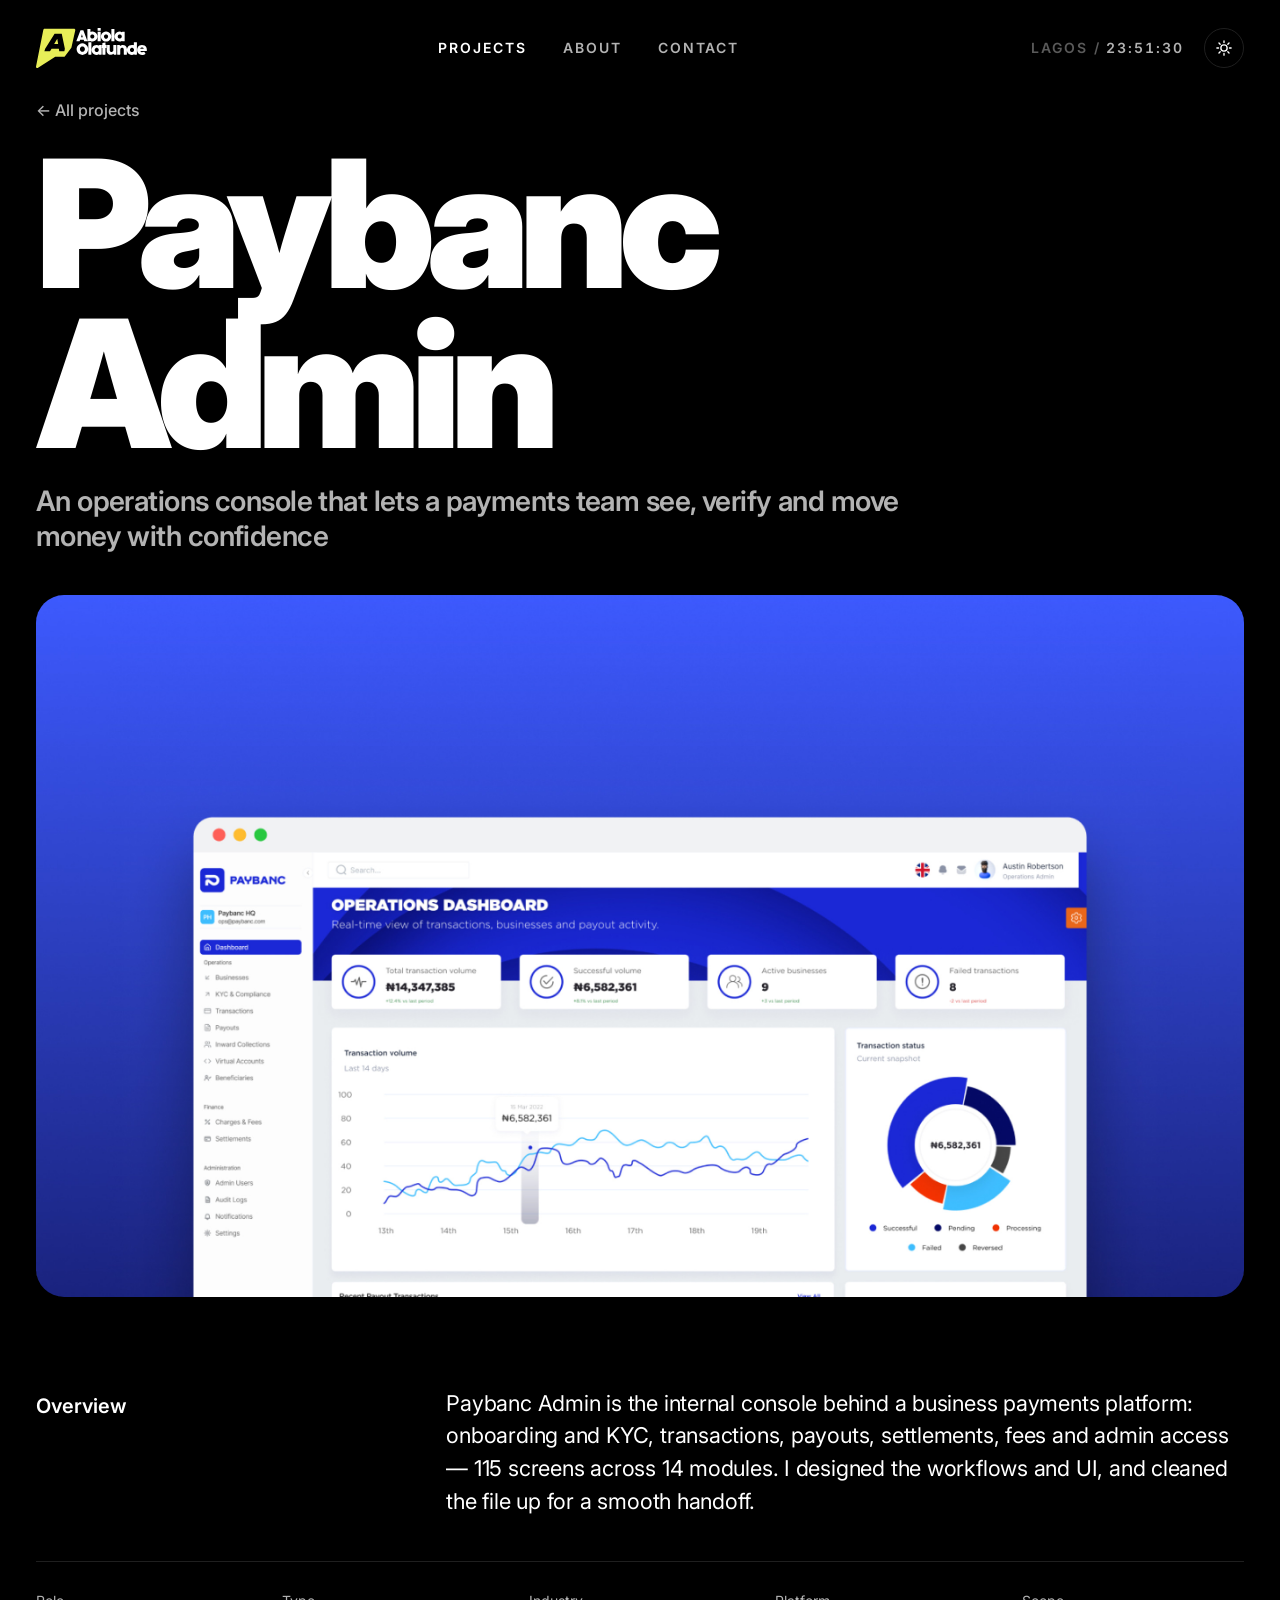
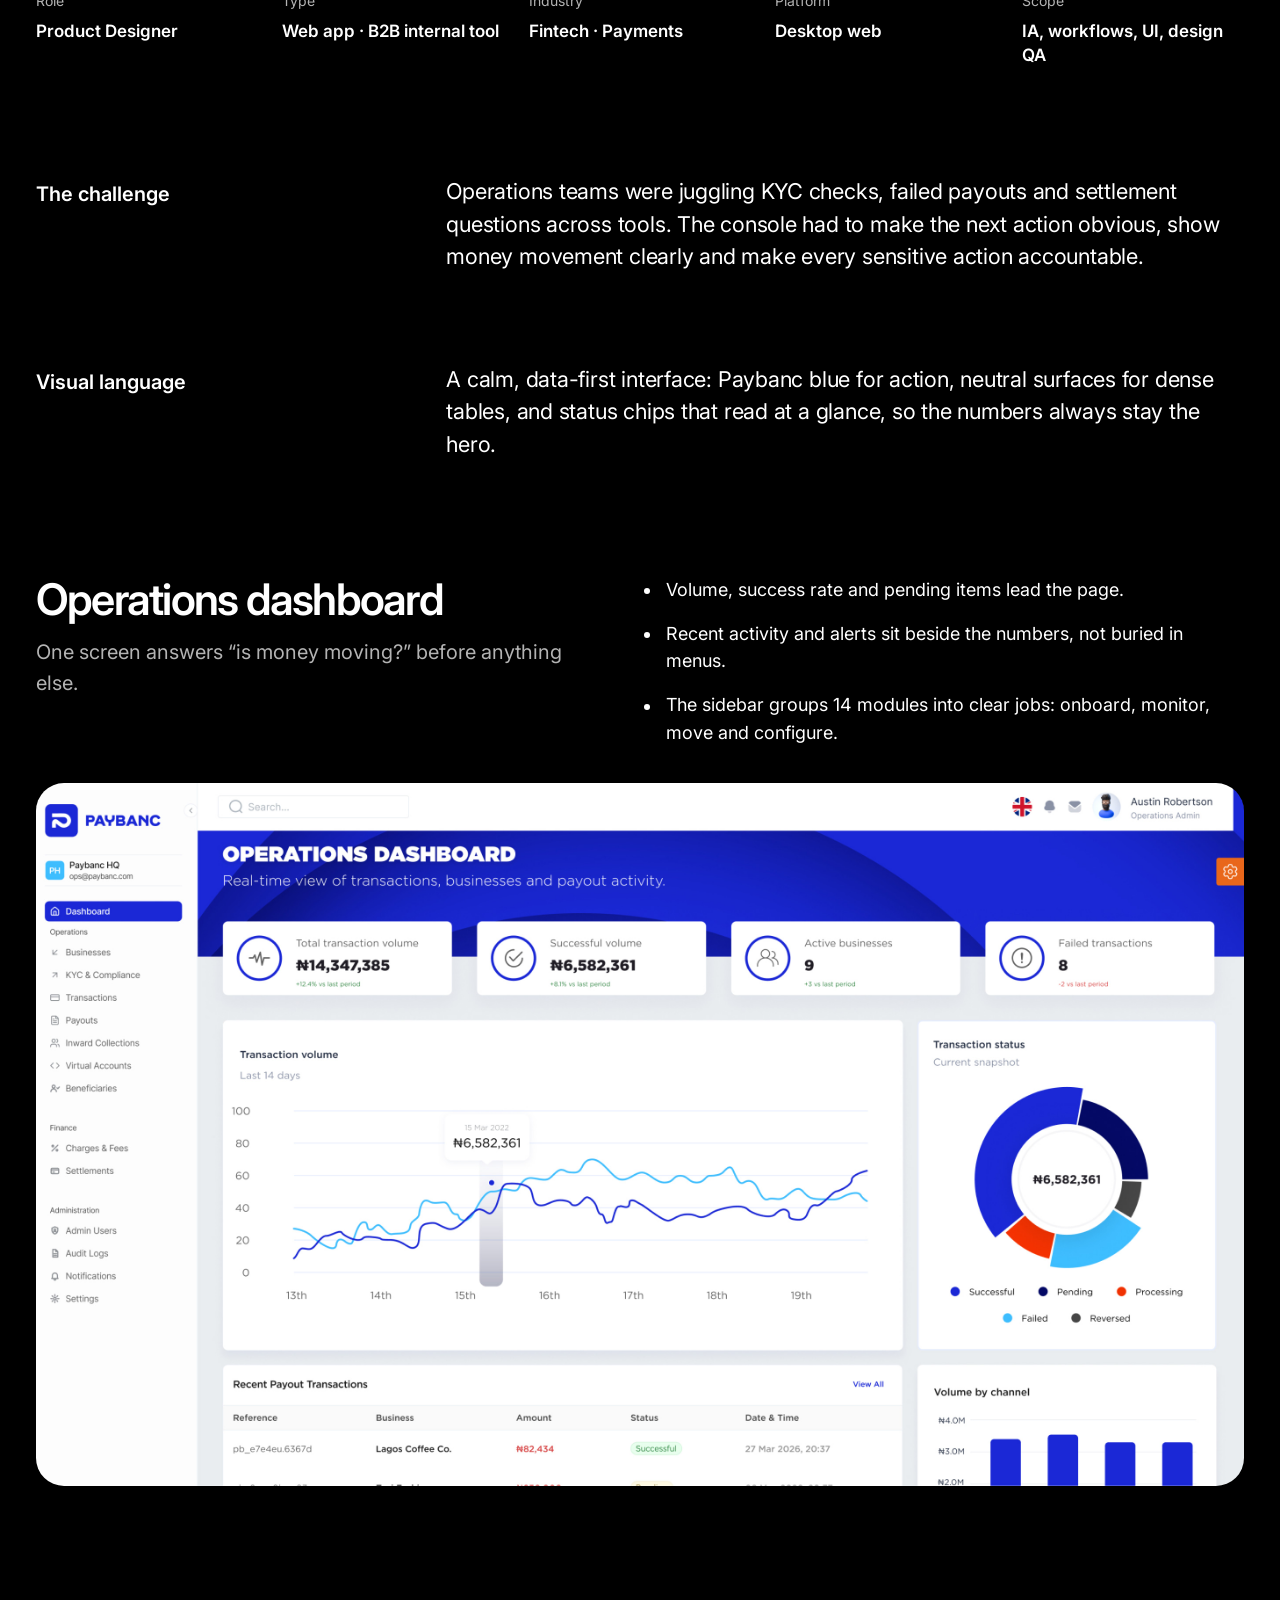
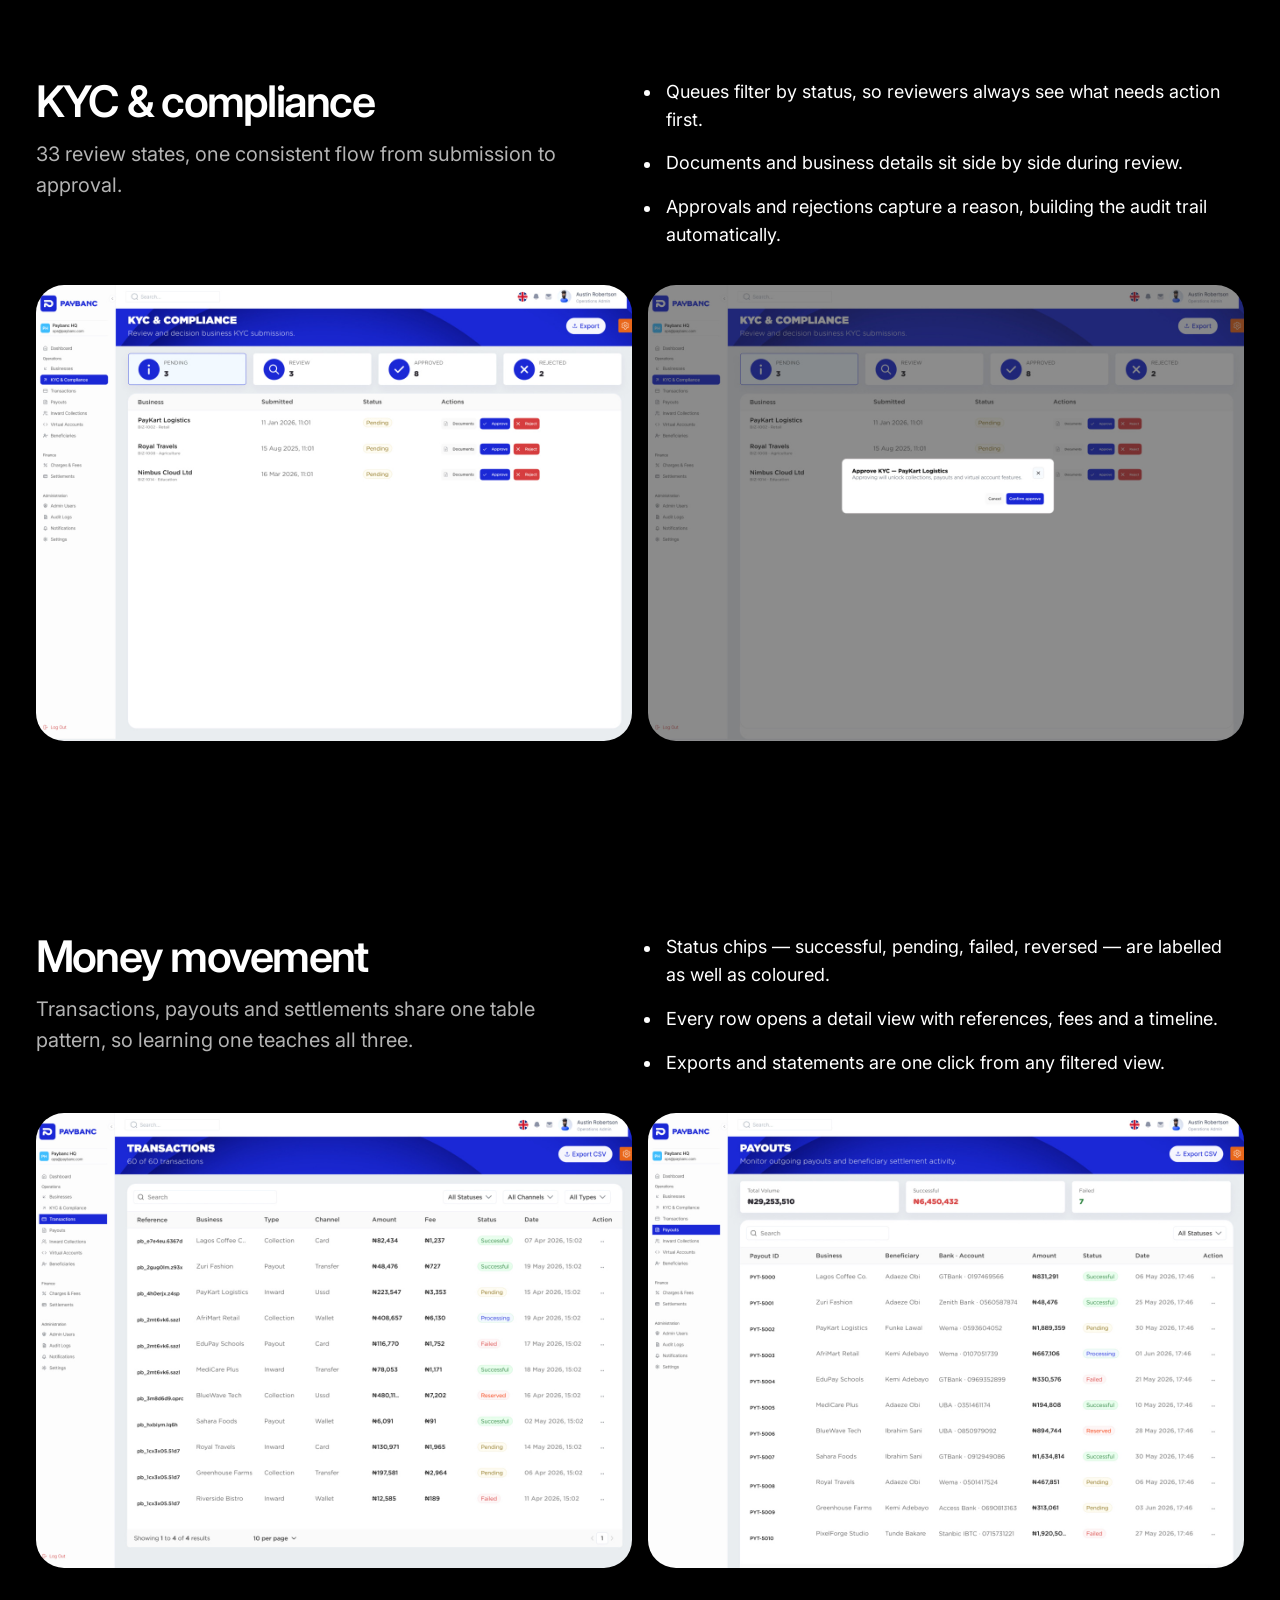
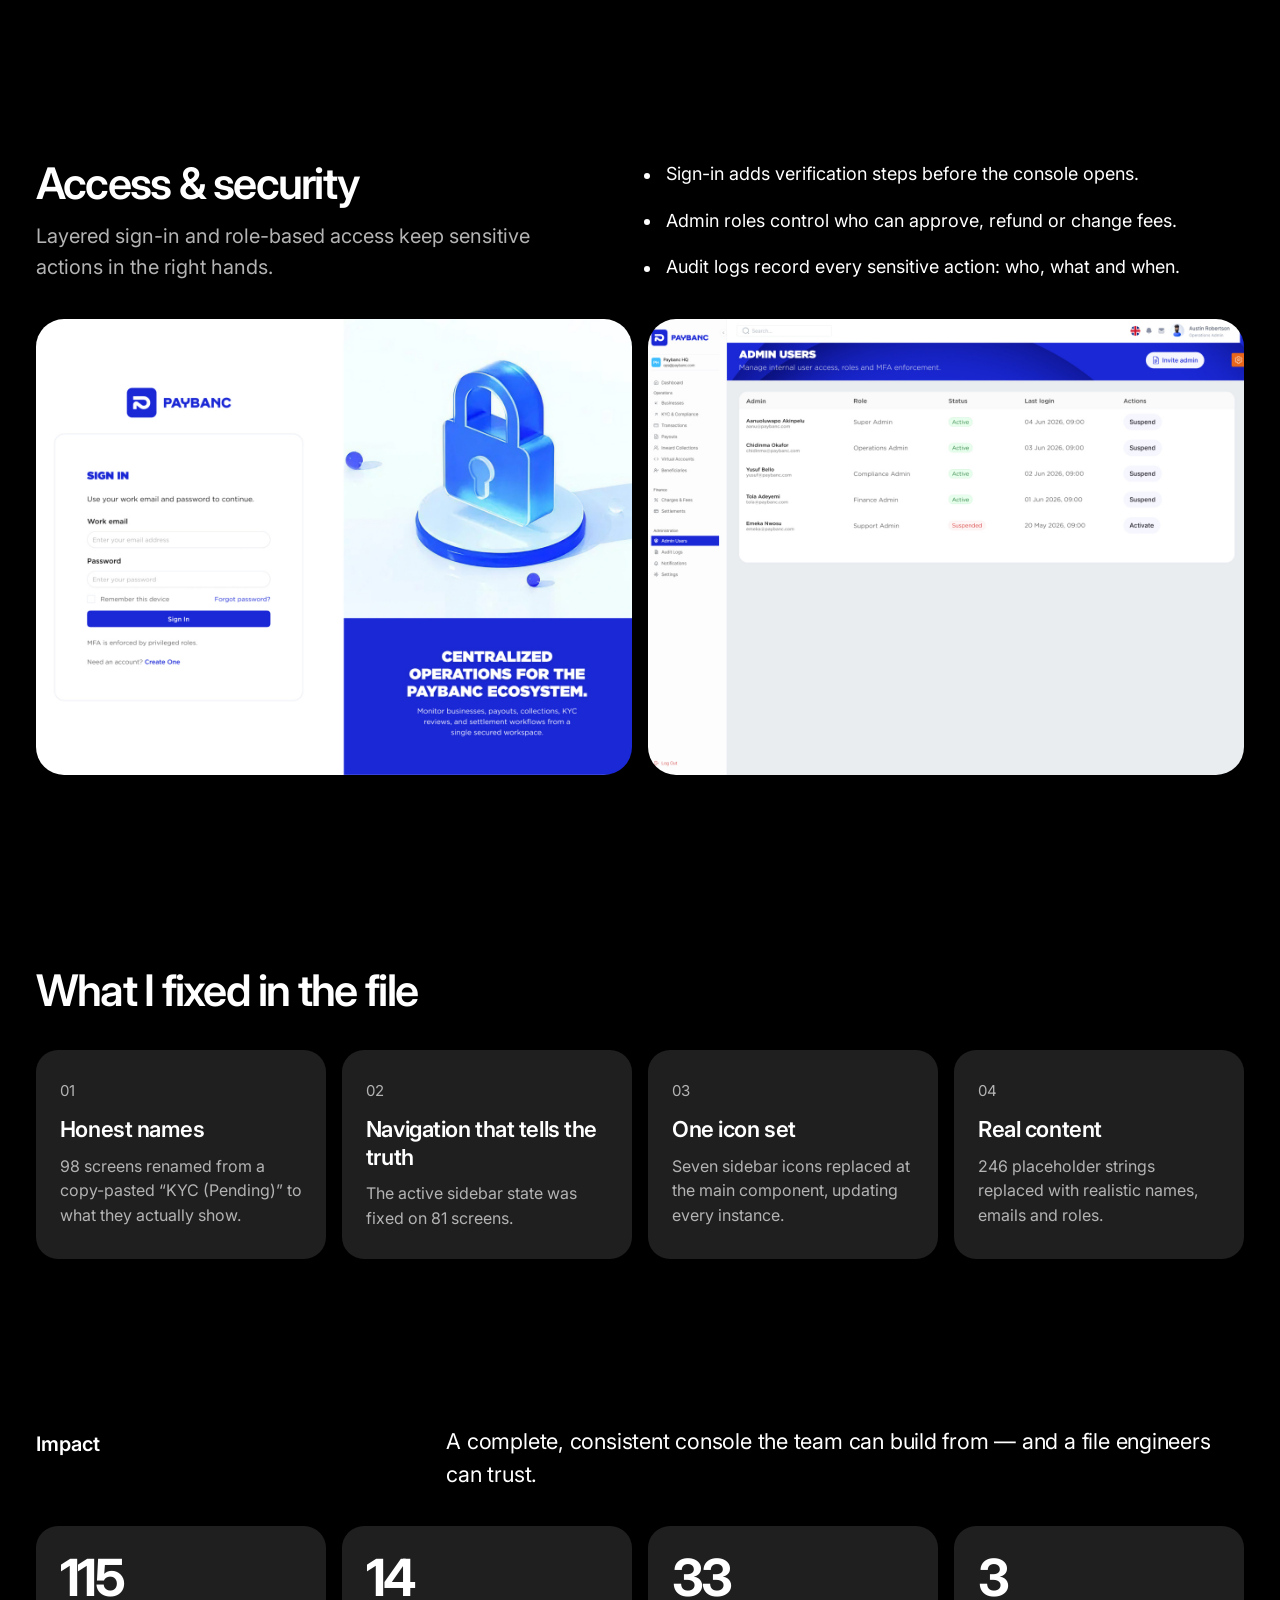
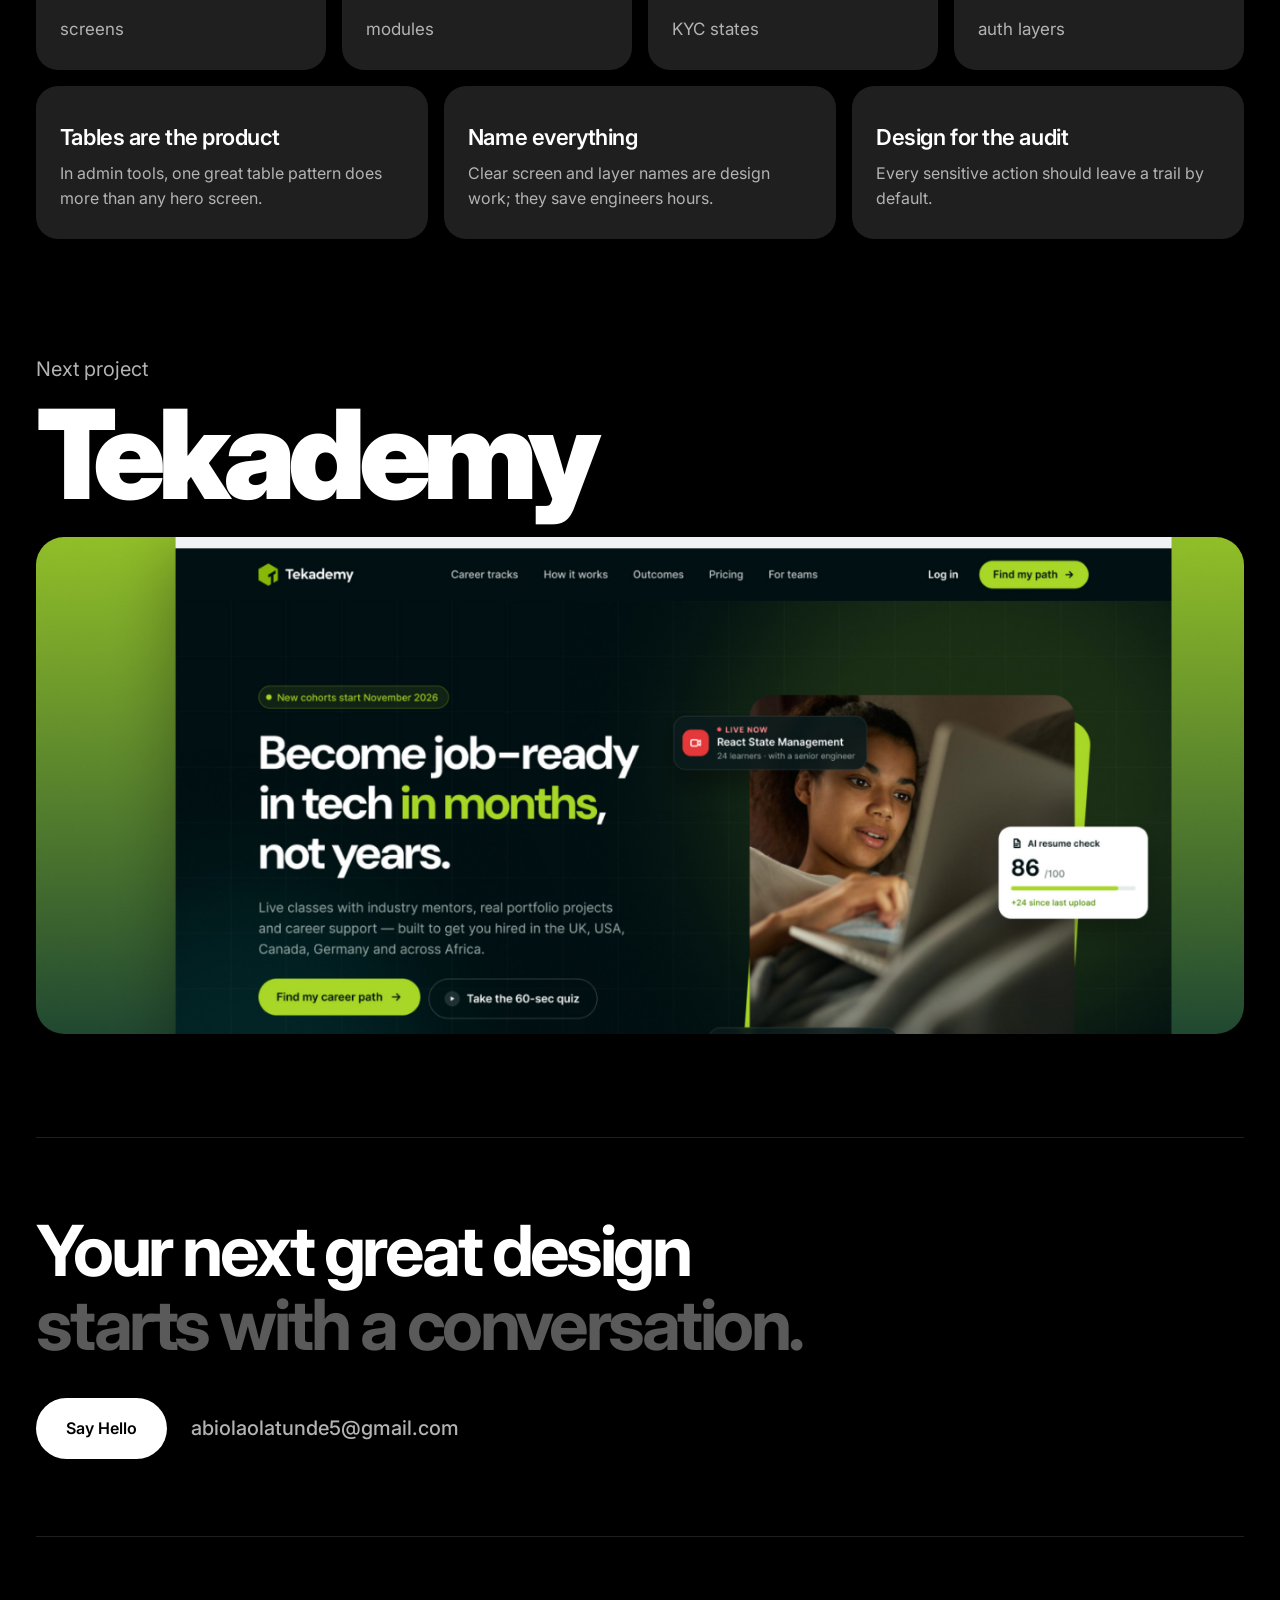
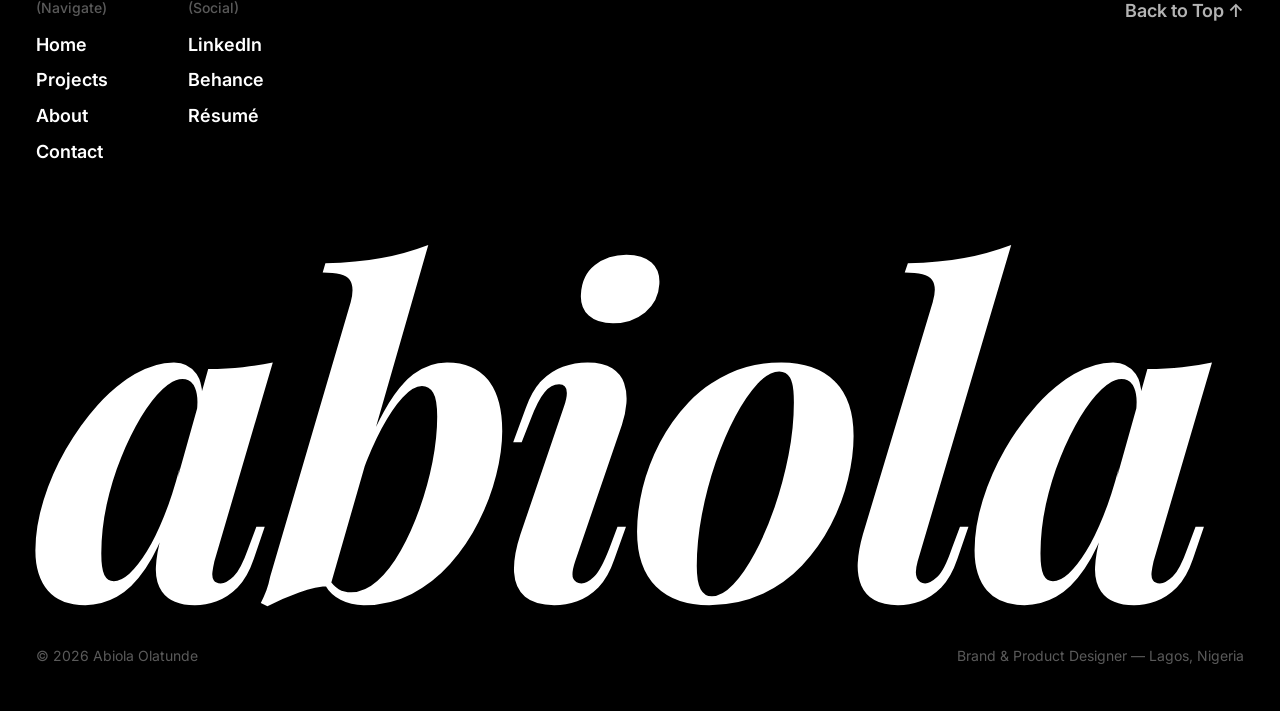
<file: work/paybanc.html>
<!doctype html><html lang="en"><head><meta charset="utf-8"><meta name="viewport" content="width=device-width,initial-scale=1">
<title>Paybanc Admin — Abiola Olatunde</title><meta name="description" content="An operations console that lets a payments team see, verify and move money with confidence"><meta property="og:title" content="Paybanc Admin — Abiola Olatunde"><meta property="og:description" content="An operations console that lets a payments team see, verify and move money with confidence"><meta property="og:image" content="../assets/img/card-podstrm.jpg">
<script>(function(){var t;try{t=localStorage.getItem('theme');}catch(e){}document.documentElement.setAttribute('data-theme',t==='light'?'light':'dark');})();</script>
<link rel="icon" href="../assets/favicon.svg" type="image/svg+xml"><link rel="preconnect" href="https://fonts.googleapis.com"><link rel="preconnect" href="https://fonts.gstatic.com" crossorigin>
<link href="https://fonts.googleapis.com/css2?family=Inter:wght@400;500;600;700;900&display=swap" rel="stylesheet"><link rel="preload" href="../assets/fonts/playfair-display-latin-700-italic.woff2" as="font" type="font/woff2" crossorigin><link rel="stylesheet" href="../assets/style.css"></head><body><header class="site-head" data-appear><a class="logo" href="../"><svg class="brand-logo" viewBox="0 0 383.6 138.4" role="img" aria-label="Abiola Olatunde"><path class="logo-mark" fill="#E8EE58" fill-rule="evenodd" d="M 131.4,2.6 L 30,2.6 C 27.8,2.6 25.8,4.1 25.4,6.3 L 0.1,132.9 C -0.7,136.9 3.7,139.9 7.2,137.7 L 65.3,100 C 66,99.5 66.9,99.3 67.8,99.3 L 96.6,99.3 C 98,99.3 99.4,98.6 100.2,97.5 L 121.7,69.5 C 122.2,69 122.4,68.4 122.6,67.7 L 135.9,8.2 C 136.5,5.3 134.3,2.6 131.4,2.6 L 131.4,2.6 M 29,80.5 L 48.5,80.5 L 53.8,71.4 L 79.1,71.5 L 80.5,80.5 L 98.2,80.5 L 99.9,71.4 L 89.1,19.7 L 64.3,19.7 L 31.7,71.5 L 29,80.5 L 29,80.5 M 62.8,55.7 L 76.6,55.7 L 73.6,37.2 L 62.8,55.7 L 62.8,55.7"/><path fill="currentColor" fill-rule="evenodd" d="M 177.8,44.8 C 177.9,45 178,45.1 178,45.3 C 178,45.5 177.9,45.7 177.7,45.9 C 177.5,46 177.3,46.1 177,46.1 L 167.7,46.1 C 167,46.1 166.6,45.8 166.4,45.1 L 165.1,40.9 L 152.6,40.9 L 151.3,45.1 C 151.1,45.8 150.6,46.1 150,46.1 L 140.8,46.1 C 140.4,46.1 140.2,46 140,45.9 C 139.8,45.7 139.7,45.5 139.7,45.3 C 139.7,45.1 139.8,45 139.8,44.8 L 153.6,8.5 C 153.9,7.9 154.3,7.6 154.9,7.6 L 162.8,7.6 C 163.5,7.6 163.9,7.9 164.1,8.5 L 177.8,44.8 L 177.8,44.8 M 162,31.6 L 159.4,23.1 L 158.8,21.1 L 158.4,23.1 L 155.8,31.6 L 162,31.6 L 162,31.6 M 195.1,12.4 C 198.3,12.4 201.2,13.1 203.9,14.7 C 206.5,16.2 208.7,18.3 210.2,20.9 C 211.8,23.6 212.6,26.4 212.6,29.5 C 212.6,32.7 211.8,35.6 210.3,38.2 C 208.7,40.9 206.6,43 203.9,44.5 C 201.2,46.1 198.3,46.9 195.1,46.9 C 192.2,46.9 189.6,46.1 187.5,44.7 L 186.6,45.3 C 186.3,45.8 185.9,46.1 185.3,46.1 L 178.9,46.1 C 178.6,46.1 178.3,46 178.1,45.8 C 177.9,45.6 177.8,45.3 177.8,45 L 177.8,4.4 C 177.8,3.7 178.2,3.3 178.9,3.3 L 187.3,3.3 C 188,3.3 188.4,3.7 188.4,4.4 L 188.4,13.7 C 189.4,13.3 190.4,12.9 191.5,12.7 C 192.6,12.5 193.8,12.4 195.1,12.4 L 195.1,12.4 M 194.9,36.7 C 196.3,36.7 197.5,36.4 198.5,35.8 C 199.6,35.2 200.4,34.4 201,33.3 C 201.6,32.3 201.9,31.1 201.9,29.7 C 201.9,28.3 201.6,27.1 201,26 C 200.4,24.9 199.5,24.1 198.5,23.5 C 197.4,22.8 196.2,22.5 194.9,22.5 C 193.5,22.5 192.4,22.8 191.3,23.5 C 190.2,24.1 189.3,24.9 188.7,26 C 188.1,27.1 187.8,28.3 187.8,29.7 C 187.8,31 188.1,32.2 188.8,33.3 C 189.4,34.4 190.2,35.2 191.3,35.8 C 192.4,36.3 193.6,36.6 194.9,36.6 L 194.9,36.7 M 214.3,9.7 C 213.6,9.7 213.2,9.3 213.2,8.6 L 213.2,1.2 C 213.2,0.4 213.6,1.1e-13 214.3,1.1e-13 L 222.8,1.1e-13 C 223.5,1.1e-13 223.9,0.4 223.9,1.2 L 223.9,8.6 C 223.9,9.3 223.5,9.7 222.8,9.7 L 214.3,9.7 M 223.9,45 C 223.9,45.3 223.8,45.6 223.6,45.8 C 223.4,46 223.1,46.1 222.7,46.1 L 214.4,46.1 C 214,46.1 213.7,46 213.5,45.8 C 213.3,45.6 213.2,45.3 213.2,45 L 213.2,14 C 213.2,13.3 213.6,12.9 214.4,12.9 L 222.7,12.9 C 223.5,12.9 223.9,13.3 223.9,14 L 223.9,45 L 223.9,45 M 242.3,47 C 239,47 236,46.2 233.3,44.7 C 230.6,43.1 228.5,41 226.9,38.4 C 225.3,35.8 224.6,32.9 224.6,29.8 C 224.6,26.6 225.4,23.7 226.9,21 C 228.5,18.3 230.7,16.2 233.4,14.7 C 236.1,13.1 239.1,12.4 242.3,12.4 C 245.6,12.4 248.6,13.1 251.3,14.7 C 254.1,16.2 256.2,18.3 257.8,21 C 259.4,23.7 260.2,26.6 260.2,29.8 C 260.2,32.9 259.4,35.8 257.8,38.4 C 256.2,41 254,43.1 251.3,44.7 C 248.5,46.2 245.5,47 242.3,47 L 242.3,47 M 242.4,36.8 C 243.7,36.8 244.9,36.5 246,35.9 C 247.1,35.2 248,34.4 248.6,33.3 C 249.2,32.2 249.5,31 249.5,29.7 C 249.5,28.3 249.2,27.1 248.6,26 C 248,25 247.1,24.1 246,23.5 C 244.9,22.9 243.7,22.6 242.4,22.6 C 241,22.6 239.8,22.9 238.7,23.5 C 237.7,24.1 236.8,25 236.2,26 C 235.5,27.1 235.2,28.3 235.2,29.7 C 235.2,31 235.5,32.2 236.2,33.3 C 236.8,34.4 237.7,35.2 238.7,35.9 C 239.8,36.5 241,36.8 242.4,36.8 M 271.4,45 C 271.4,45.7 271,46.1 270.2,46.1 L 261.9,46.1 C 261.6,46.1 261.3,46 261.1,45.8 C 260.9,45.6 260.8,45.3 260.8,45 L 260.8,4.5 C 260.8,4.2 260.9,3.9 261.1,3.7 C 261.3,3.5 261.6,3.4 261.9,3.4 L 270.2,3.4 C 271,3.4 271.4,3.8 271.4,4.5 L 271.4,45 L 271.4,45 M 298.2,13.7 C 298.4,13.4 298.5,13.2 298.8,13.1 C 299,13 299.2,12.9 299.5,12.9 L 305.6,12.9 C 306.4,12.9 306.8,13.3 306.8,14 L 306.8,45 C 306.8,45.3 306.7,45.6 306.5,45.8 C 306.3,46 306,46.1 305.6,46.1 L 299.3,46.1 C 298.7,46.1 298.3,45.8 298,45.3 L 297.1,44.7 C 294.9,46.1 292.4,46.8 289.4,46.8 C 286.3,46.8 283.4,46.1 280.7,44.5 C 278,42.9 275.9,40.9 274.3,38.2 C 272.8,35.6 272,32.7 272,29.5 C 272,26.4 272.8,23.5 274.3,20.9 C 275.9,18.3 278,16.2 280.7,14.7 C 283.4,13.1 286.3,12.4 289.5,12.4 C 292.5,12.4 295,13.1 297.2,14.6 L 298.2,13.7 L 298.2,13.7 M 289.7,36.7 C 291,36.7 292.2,36.4 293.3,35.8 C 294.4,35.2 295.2,34.4 295.8,33.3 C 296.5,32.2 296.8,31 296.8,29.7 C 296.8,28.3 296.5,27.1 295.9,26 C 295.2,24.9 294.4,24.1 293.3,23.5 C 292.2,22.9 291.1,22.5 289.7,22.5 C 288.4,22.5 287.2,22.9 286.1,23.5 C 285.1,24.1 284.2,24.9 283.6,26 C 283,27.1 282.7,28.3 282.7,29.7 C 282.7,31.1 283,32.3 283.6,33.3 C 284.2,34.4 285,35.2 286.1,35.8 C 287.1,36.4 288.3,36.7 289.7,36.7 L 289.7,36.7 M 160.5,93 C 156.8,93 153.4,92.1 150.4,90.3 C 147.3,88.5 144.9,86.1 143.1,83.1 C 141.4,80 140.5,76.7 140.5,73 C 140.5,69.4 141.4,66 143.1,63 C 144.9,59.9 147.3,57.6 150.4,55.8 C 153.4,54 156.8,53.1 160.5,53.1 C 164.2,53.1 167.6,54 170.7,55.8 C 173.8,57.6 176.2,60 177.9,63 C 179.7,66 180.6,69.4 180.6,73 C 180.6,76.7 179.7,80 177.9,83.1 C 176.2,86.1 173.8,88.5 170.7,90.3 C 167.6,92.1 164.2,93 160.5,93 M 160.5,82.2 C 162,82.2 163.4,81.8 164.8,81 C 166.1,80.2 167.1,79.1 167.9,77.7 C 168.7,76.3 169.1,74.8 169.1,73.1 C 169.1,71.4 168.7,69.8 167.9,68.5 C 167.1,67.1 166.1,66 164.8,65.2 C 163.5,64.4 162,64 160.6,64 C 159.1,64 157.6,64.4 156.3,65.2 C 155,66 154,67.1 153.2,68.5 C 152.4,69.8 152,71.4 152,73.1 C 152,74.8 152.4,76.3 153.2,77.7 C 154,79.1 155,80.2 156.3,81 C 157.6,81.8 159.1,82.2 160.6,82.2 L 160.5,82.2 M 191.7,91.2 C 191.7,91.9 191.3,92.3 190.6,92.3 L 182.3,92.3 C 181.9,92.3 181.6,92.2 181.4,92 C 181.2,91.8 181.1,91.5 181.1,91.2 L 181.1,50.7 C 181.1,50.4 181.2,50.1 181.4,49.9 C 181.6,49.7 181.9,49.6 182.3,49.6 L 190.6,49.6 C 191.3,49.6 191.7,50 191.7,50.7 L 191.7,91.2 L 191.7,91.2 M 218.5,60 C 218.7,59.7 218.9,59.5 219.1,59.3 C 219.3,59.2 219.6,59.1 219.9,59.1 L 226,59.1 C 226.8,59.1 227.1,59.5 227.1,60.2 L 227.1,91.2 C 227.1,91.5 227,91.8 226.8,92 C 226.6,92.2 226.4,92.3 226,92.3 L 219.6,92.3 C 219,92.3 218.6,92.1 218.3,91.5 L 217.4,90.9 C 215.3,92.4 212.7,93.1 209.8,93.1 C 206.6,93.1 203.7,92.3 201,90.7 C 198.4,89.2 196.2,87.1 194.7,84.4 C 193.1,81.8 192.3,78.9 192.3,75.8 C 192.3,72.6 193.1,69.8 194.7,67.1 C 196.3,64.5 198.4,62.4 201.1,60.9 C 203.8,59.4 206.7,58.6 209.8,58.6 C 212.8,58.6 215.4,59.3 217.6,60.8 L 218.5,60 M 210,82.9 C 211.3,82.9 212.5,82.6 213.6,82 C 214.7,81.4 215.5,80.6 216.2,79.5 C 216.8,78.4 217.1,77.2 217.1,75.9 C 217.1,74.5 216.8,73.3 216.2,72.2 C 215.6,71.1 214.7,70.3 213.7,69.7 C 212.6,69.1 211.4,68.7 210.1,68.7 C 208.7,68.7 207.5,69.1 206.5,69.7 C 205.4,70.3 204.5,71.1 203.9,72.2 C 203.3,73.3 203,74.5 203,75.9 C 203,77.3 203.3,78.5 203.9,79.5 C 204.5,80.6 205.3,81.4 206.4,82 C 207.5,82.6 208.7,82.9 210,82.9 L 210,82.9 M 240.3,91.2 C 240.3,91.5 240.2,91.8 240,92 C 239.8,92.2 239.6,92.3 239.2,92.3 L 230.8,92.3 C 230.5,92.3 230.2,92.2 230,92 C 229.8,91.8 229.7,91.6 229.7,91.2 L 229.7,69 L 227.4,69 C 227,69 226.7,68.9 226.5,68.7 C 226.3,68.5 226.2,68.2 226.2,67.8 L 226.2,60.2 C 226.2,59.5 226.6,59.1 227.4,59.1 L 229.6,59.1 L 229.6,53.1 C 229.6,52.4 229.9,52 230.6,51.8 L 239.1,50.2 C 239.2,50.2 239.3,50.2 239.4,50.2 C 239.7,50.2 239.9,50.2 240.1,50.4 C 240.3,50.6 240.4,50.9 240.4,51.2 L 240.4,59.1 L 245,59.1 C 245.7,59.1 246.1,59.5 246.1,60.2 L 246.1,67.9 C 246.1,68.2 246,68.5 245.8,68.7 C 245.6,68.9 245.3,69 245,69 L 240.3,69 L 240.3,91.2 L 240.3,91.2 M 267.5,60.2 C 267.5,59.5 267.9,59.1 268.6,59.1 L 277,59.1 C 277.8,59.1 278.1,59.5 278.1,60.2 L 278.1,91.2 C 278.1,91.9 277.8,92.3 277,92.3 L 270.7,92.3 C 270,92.3 269.6,92 269.3,91.5 L 267.9,89.1 C 266.6,90.2 265,91.1 263.2,91.8 C 261.4,92.5 259.7,92.8 258.1,92.8 C 255.4,92.8 253,92.2 251,91 C 249,89.7 247.4,88 246.3,85.7 C 245.1,83.4 244.6,80.8 244.6,77.8 L 244.6,60.3 C 244.6,59.5 245,59.1 245.7,59.1 L 254.1,59.1 C 254.9,59.1 255.2,59.5 255.2,60.3 L 255.2,76.6 C 255.2,77.9 255.5,79 255.9,80 C 256.4,81 257.1,81.8 257.9,82.3 C 258.8,82.9 259.8,83.1 260.9,83.1 C 262.2,83.1 263.3,82.9 264.3,82.3 C 265.3,81.7 266.1,80.9 266.7,80 C 267.2,79.1 267.5,78.1 267.5,77.1 L 267.5,60.3 L 267.5,60.2 M 300.9,58.6 C 303.7,58.6 306,59.2 308.1,60.4 C 310.1,61.7 311.7,63.5 312.8,65.7 C 313.9,68 314.5,70.7 314.5,73.6 L 314.5,91.2 C 314.5,91.9 314.1,92.3 313.4,92.3 L 305,92.3 C 304.2,92.3 303.8,91.9 303.8,91.2 L 303.8,74.8 C 303.8,73.5 303.6,72.4 303.1,71.4 C 302.7,70.4 302,69.6 301.1,69.1 C 300.3,68.6 299.3,68.3 298.2,68.3 C 296.9,68.3 295.8,68.6 294.8,69.2 C 293.8,69.7 293,70.5 292.4,71.4 C 291.9,72.4 291.6,73.3 291.6,74.3 L 291.6,91.2 C 291.6,91.5 291.5,91.8 291.3,92 C 291.1,92.2 290.8,92.3 290.4,92.3 L 282.1,92.3 C 281.7,92.3 281.4,92.2 281.2,92 C 281,91.8 280.9,91.5 280.9,91.2 L 280.9,60.2 C 280.9,59.5 281.3,59.1 282.1,59.1 L 288.4,59.1 C 289,59.1 289.5,59.4 289.8,59.9 L 291.2,62.3 C 292.5,61.2 294.1,60.3 295.9,59.6 C 297.7,58.9 299.4,58.6 300.9,58.6 L 300.9,58.6 M 338.6,50.6 C 338.6,49.9 339,49.5 339.7,49.5 L 348.1,49.5 C 348.8,49.5 349.2,49.9 349.2,50.6 L 349.2,91.2 C 349.2,91.5 349.1,91.8 348.9,92 C 348.7,92.2 348.4,92.3 348.1,92.3 L 341.7,92.3 C 341.1,92.3 340.7,92 340.4,91.5 L 339.5,90.9 C 337.3,92.4 334.8,93.1 331.9,93.1 C 328.7,93.1 325.8,92.3 323.1,90.7 C 320.4,89.2 318.3,87.1 316.7,84.4 C 315.2,81.8 314.4,78.9 314.4,75.8 C 314.4,72.6 315.2,69.8 316.8,67.1 C 318.3,64.5 320.5,62.4 323.1,60.9 C 325.8,59.3 328.7,58.6 331.9,58.6 C 333.2,58.6 334.4,58.7 335.5,58.9 C 336.6,59.1 337.6,59.5 338.6,59.9 L 338.6,50.6 L 338.6,50.6 M 332.1,82.9 C 333.4,82.9 334.6,82.6 335.7,82 C 336.8,81.4 337.6,80.6 338.3,79.5 C 338.9,78.4 339.2,77.2 339.2,75.9 C 339.2,74.5 338.9,73.3 338.3,72.2 C 337.7,71.1 336.8,70.3 335.7,69.7 C 334.7,69 333.5,68.7 332.1,68.7 C 330.8,68.7 329.6,69 328.5,69.7 C 327.5,70.3 326.6,71.1 326,72.2 C 325.4,73.3 325.1,74.5 325.1,75.9 C 325.1,77.2 325.4,78.5 326,79.5 C 326.6,80.6 327.4,81.4 328.5,82 C 329.5,82.6 330.7,82.9 332.1,82.9 L 332.1,82.9 M 367.3,93.2 C 363.9,93.2 360.9,92.4 358.2,90.8 C 355.6,89.3 353.5,87.2 352,84.5 C 350.6,81.9 349.8,79 349.8,75.9 C 349.8,72.8 350.5,69.9 352,67.2 C 353.4,64.6 355.3,62.5 357.9,60.9 C 360.4,59.4 363.3,58.6 366.6,58.6 C 370.1,58.6 373.2,59.3 375.7,60.8 C 378.3,62.3 380.2,64.3 381.6,66.9 C 382.9,69.5 383.6,72.5 383.6,75.9 C 383.6,76.8 383.6,77.6 383.5,78.4 C 383.4,79.1 383,79.5 382.3,79.5 L 360.8,79.5 C 361.5,80.9 362.4,81.9 363.6,82.7 C 364.9,83.4 366.2,83.7 367.8,83.7 C 368.8,83.7 369.7,83.6 370.5,83.3 C 371.3,83 372.2,82.6 373,82.1 C 373.2,81.9 373.5,81.8 373.7,81.8 C 374,81.8 374.3,82 374.5,82.4 L 378.5,88 C 378.7,88.2 378.7,88.5 378.7,88.7 C 378.7,89.1 378.6,89.3 378.3,89.6 C 376.8,90.7 375.1,91.6 373.2,92.2 C 371.4,92.8 369.4,93.2 367.3,93.2 L 367.3,93.2 M 373.1,71.7 C 372.5,70.4 371.8,69.3 370.7,68.6 C 369.6,68 368.4,67.6 366.9,67.6 C 365.5,67.6 364.2,68 363.1,68.7 C 362.1,69.3 361.3,70.4 360.7,71.7 L 373.1,71.7 L 373.1,71.7"/></svg></a><nav class="nav" aria-label="Main"><a href="../projects" aria-current="page">PROJECTS</a><a href="../about">ABOUT</a><a href="../contact">CONTACT</a></nav><div class="head-right"><div class="clock"><span>LAGOS / </span><time data-clock>--:--:--</time></div><button class="theme-toggle" type="button" data-theme-toggle aria-label="Switch to light mode"><svg class="sun" viewBox="0 0 24 24" fill="none" stroke="currentColor" stroke-width="1.8" stroke-linecap="round" aria-hidden="true"><circle cx="12" cy="12" r="4.2"/><path d="M12 2.5v2.2M12 19.3v2.2M2.5 12h2.2M19.3 12h2.2M5.3 5.3l1.6 1.6M17.1 17.1l1.6 1.6M5.3 18.7l1.6-1.6M17.1 6.9l1.6-1.6"/></svg><svg class="moon" viewBox="0 0 24 24" fill="none" stroke="currentColor" stroke-width="1.8" stroke-linejoin="round" aria-hidden="true"><path d="M20.5 14.3A8.5 8.5 0 0 1 9.7 3.5a8.5 8.5 0 1 0 10.8 10.8z"/></svg></button></div></header><main class="wrap">
<div data-appear="late"><a class="back fadelink" href="../projects">← All projects</a><h1 class="proj-title">Paybanc Admin</h1><p class="proj-sub">An operations console that lets a payments team see, verify and move money with confidence</p></div>
<div style="margin-top:40px"><div class="frame" style="aspect-ratio:1376/800"><img src="../assets/img/paybanc-hero.jpg" width="1376" height="800" alt="" loading="lazy"></div></div>
<div class="split"><h2>Overview</h2><p>Paybanc Admin is the internal console behind a business payments platform: onboarding and KYC, transactions, payouts, settlements, fees and admin access — 115 screens across 14 modules. I designed the workflows and UI, and cleaned the file up for a smooth handoff.</p></div><dl class="meta"><div><dt>Role</dt><dd>Product Designer</dd></div><div><dt>Type</dt><dd>Web app · B2B internal tool</dd></div><div><dt>Industry</dt><dd>Fintech · Payments</dd></div><div><dt>Platform</dt><dd>Desktop web</dd></div><div><dt>Scope</dt><dd>IA, workflows, UI, design QA</dd></div></dl>
<div class="split"><h2>The challenge</h2><p>Operations teams were juggling KYC checks, failed payouts and settlement questions across tools. The console had to make the next action obvious, show money movement clearly and make every sensitive action accountable.</p></div>
<div class="split"><h2>Visual language</h2><p>A calm, data-first interface: Paybanc blue for action, neutral surfaces for dense tables, and status chips that read at a glance, so the numbers always stay the hero.</p></div>
<section class="feature"><div class="feature-top"><div><h2>Operations dashboard</h2><p class="intro">One screen answers “is money moving?” before anything else.</p></div><ul><li>Volume, success rate and pending items lead the page.</li><li>Recent activity and alerts sit beside the numbers, not buried in menus.</li><li>The sidebar groups 14 modules into clear jobs: onboard, monitor, move and configure.</li></ul></div><div class="frame" style="aspect-ratio:1376/800"><img src="../assets/img/paybanc-s1-1.jpg" width="1376" height="800" alt="" loading="lazy"></div></section><section class="feature"><div class="feature-top"><div><h2>KYC &amp; compliance</h2><p class="intro">33 review states, one consistent flow from submission to approval.</p></div><ul><li>Queues filter by status, so reviewers always see what needs action first.</li><li>Documents and business details sit side by side during review.</li><li>Approvals and rejections capture a reason, building the audit trail automatically.</li></ul></div><div class="imgs two"><div class="frame" style="aspect-ratio:680/520"><img src="../assets/img/paybanc-s2-1.jpg" width="680" height="520" alt="" loading="lazy"></div><div class="frame" style="aspect-ratio:680/520"><img src="../assets/img/paybanc-s2-2.jpg" width="680" height="520" alt="" loading="lazy"></div></div></section><section class="feature"><div class="feature-top"><div><h2>Money movement</h2><p class="intro">Transactions, payouts and settlements share one table pattern, so learning one teaches all three.</p></div><ul><li>Status chips — successful, pending, failed, reversed — are labelled as well as coloured.</li><li>Every row opens a detail view with references, fees and a timeline.</li><li>Exports and statements are one click from any filtered view.</li></ul></div><div class="imgs two"><div class="frame" style="aspect-ratio:680/520"><img src="../assets/img/paybanc-s3-1.jpg" width="680" height="520" alt="" loading="lazy"></div><div class="frame" style="aspect-ratio:680/520"><img src="../assets/img/paybanc-s3-2.jpg" width="680" height="520" alt="" loading="lazy"></div></div></section><section class="feature"><div class="feature-top"><div><h2>Access &amp; security</h2><p class="intro">Layered sign-in and role-based access keep sensitive actions in the right hands.</p></div><ul><li>Sign-in adds verification steps before the console opens.</li><li>Admin roles control who can approve, refund or change fees.</li><li>Audit logs record every sensitive action: who, what and when.</li></ul></div><div class="imgs two"><div class="frame" style="aspect-ratio:680/520"><img src="../assets/img/paybanc-s4-1.jpg" width="680" height="520" alt="" loading="lazy"></div><div class="frame" style="aspect-ratio:680/520"><img src="../assets/img/paybanc-s4-2.jpg" width="680" height="520" alt="" loading="lazy"></div></div></section>
<section class="feature"><h2 class="h-sec">What I fixed in the file</h2><div class="cards"><div class="c"><small>01</small><h3>Honest names</h3><p>98 screens renamed from a copy-pasted “KYC (Pending)” to what they actually show.</p></div><div class="c"><small>02</small><h3>Navigation that tells the truth</h3><p>The active sidebar state was fixed on 81 screens.</p></div><div class="c"><small>03</small><h3>One icon set</h3><p>Seven sidebar icons replaced at the main component, updating every instance.</p></div><div class="c"><small>04</small><h3>Real content</h3><p>246 placeholder strings replaced with realistic names, emails and roles.</p></div></div></section>
<div class="split"><h2>Impact</h2><p>A complete, consistent console the team can build from — and a file engineers can trust.</p></div><div class="cards"><div class="c stat"><b>115</b><span>screens</span></div><div class="c stat"><b>14</b><span>modules</span></div><div class="c stat"><b>33</b><span>KYC states</span></div><div class="c stat"><b>3</b><span>auth layers</span></div></div><div class="cards three"><div class="c"><h3>Tables are the product</h3><p>In admin tools, one great table pattern does more than any hero screen.</p></div><div class="c"><h3>Name everything</h3><p>Clear screen and layer names are design work; they save engineers hours.</p></div><div class="c"><h3>Design for the audit</h3><p>Every sensitive action should leave a trail by default.</p></div></div>
<a class="next" href="tekademy"><small>Next project</small><h2>Tekademy</h2><div class="frame"><img src="../assets/img/tekademy-hero.jpg" alt="Tekademy" loading="lazy"></div></a>
</main><div class="wrap"><section class="cta"><h2>Your next great design<br><span>starts with a conversation.</span></h2><div class="actions"><a class="btn" href="mailto:abiolaolatunde5@gmail.com">Say Hello</a><a class="mail fadelink" href="mailto:abiolaolatunde5@gmail.com">abiolaolatunde5@gmail.com</a></div></section>
<footer><div class="foot"><div><h4>(Navigate)</h4><a class="fadelink" href="../">Home</a><a class="fadelink" href="../projects">Projects</a><a class="fadelink" href="../about">About</a><a class="fadelink" href="../contact">Contact</a></div>
<div><h4>(Social)</h4><a class="fadelink" href="https://www.linkedin.com/in/helloabiola/" target="_blank" rel="noopener">LinkedIn</a><a class="fadelink" href="https://www.behance.net/helloabiola" target="_blank" rel="noopener">Behance</a><a class="fadelink" href="https://drive.google.com/file/d/1vZUpydbHRFc7InXNhGjmikHniOKCymTY/view?usp=sharing" target="_blank" rel="noopener">Résumé</a></div>
<a class="top fadelink" href="#" data-top>Back to Top ↑</a></div><div class="foot-mark" aria-hidden="true">abiola</div>
<div class="foot-base"><span>© <span data-year>2026</span> Abiola Olatunde</span><span>Brand &amp; Product Designer — Lagos, Nigeria</span></div></footer></div>
<script src="../assets/site.js"></script></body></html>
</file>
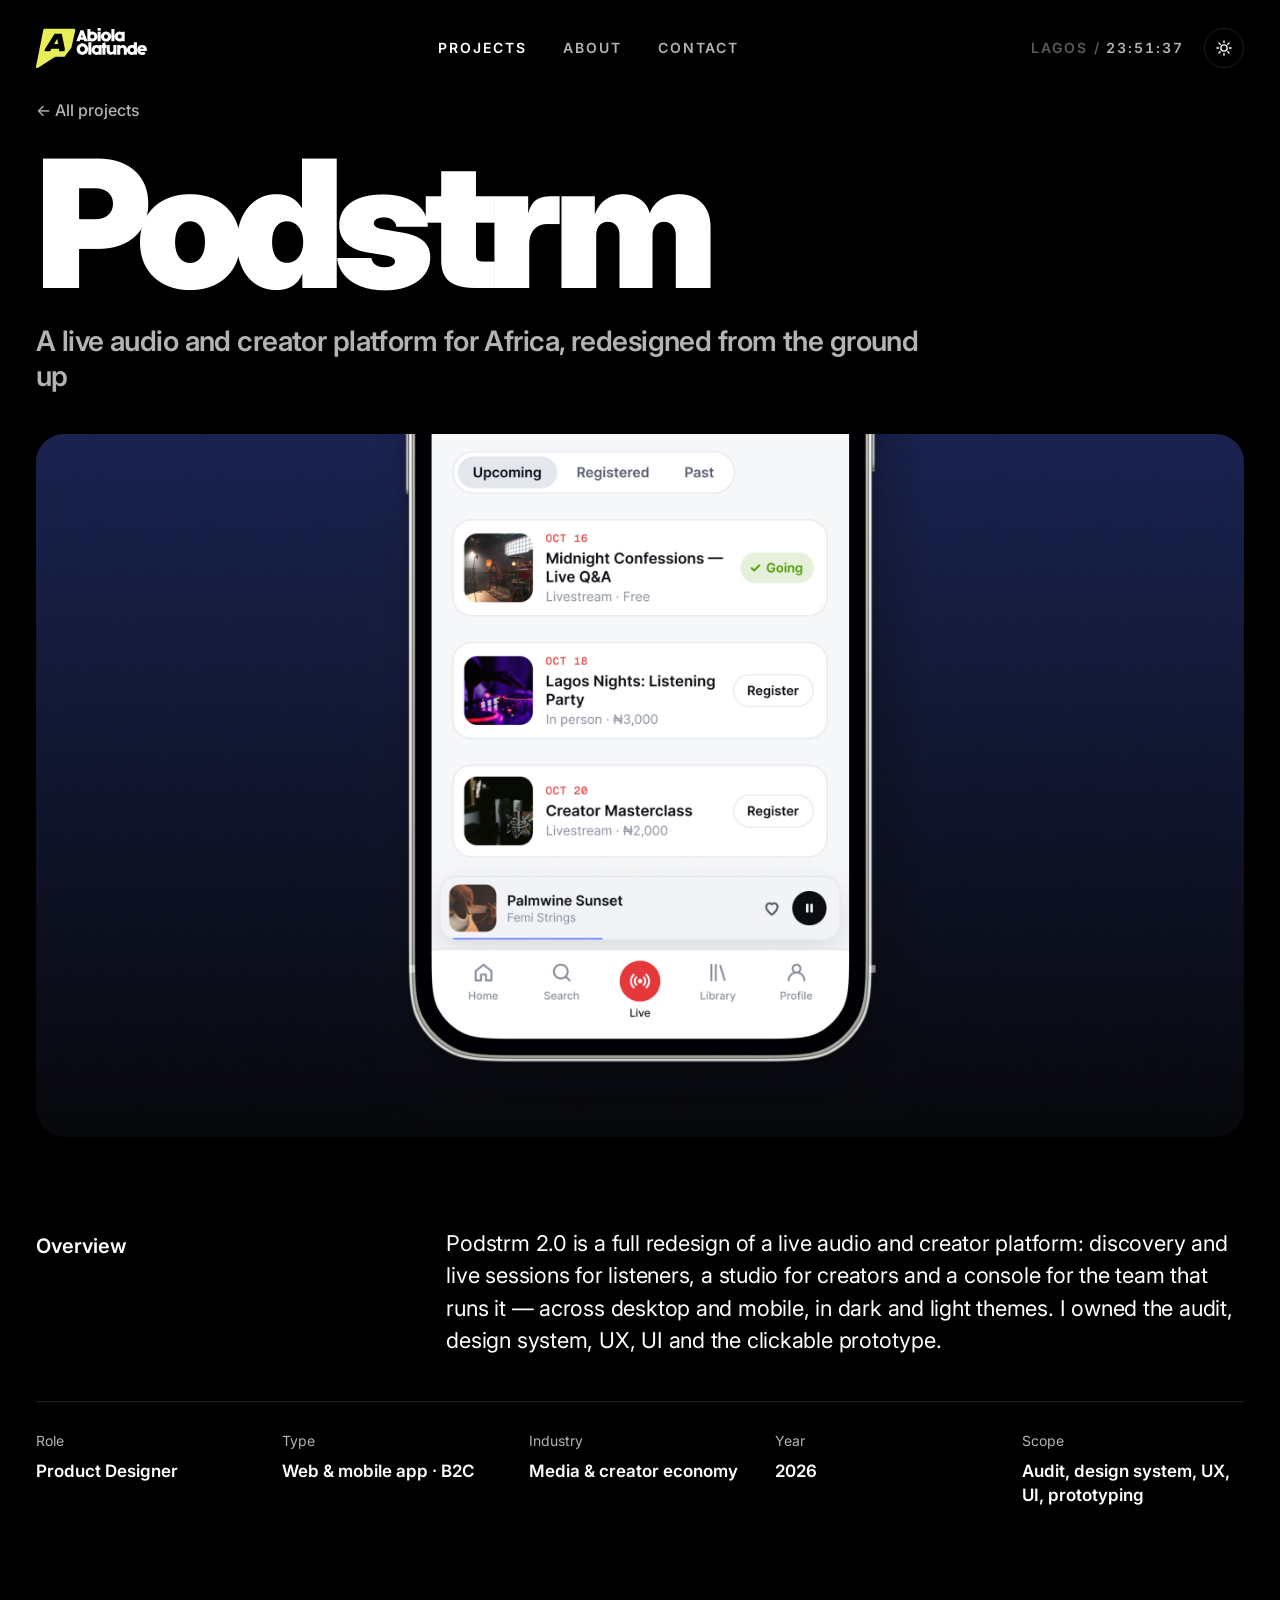
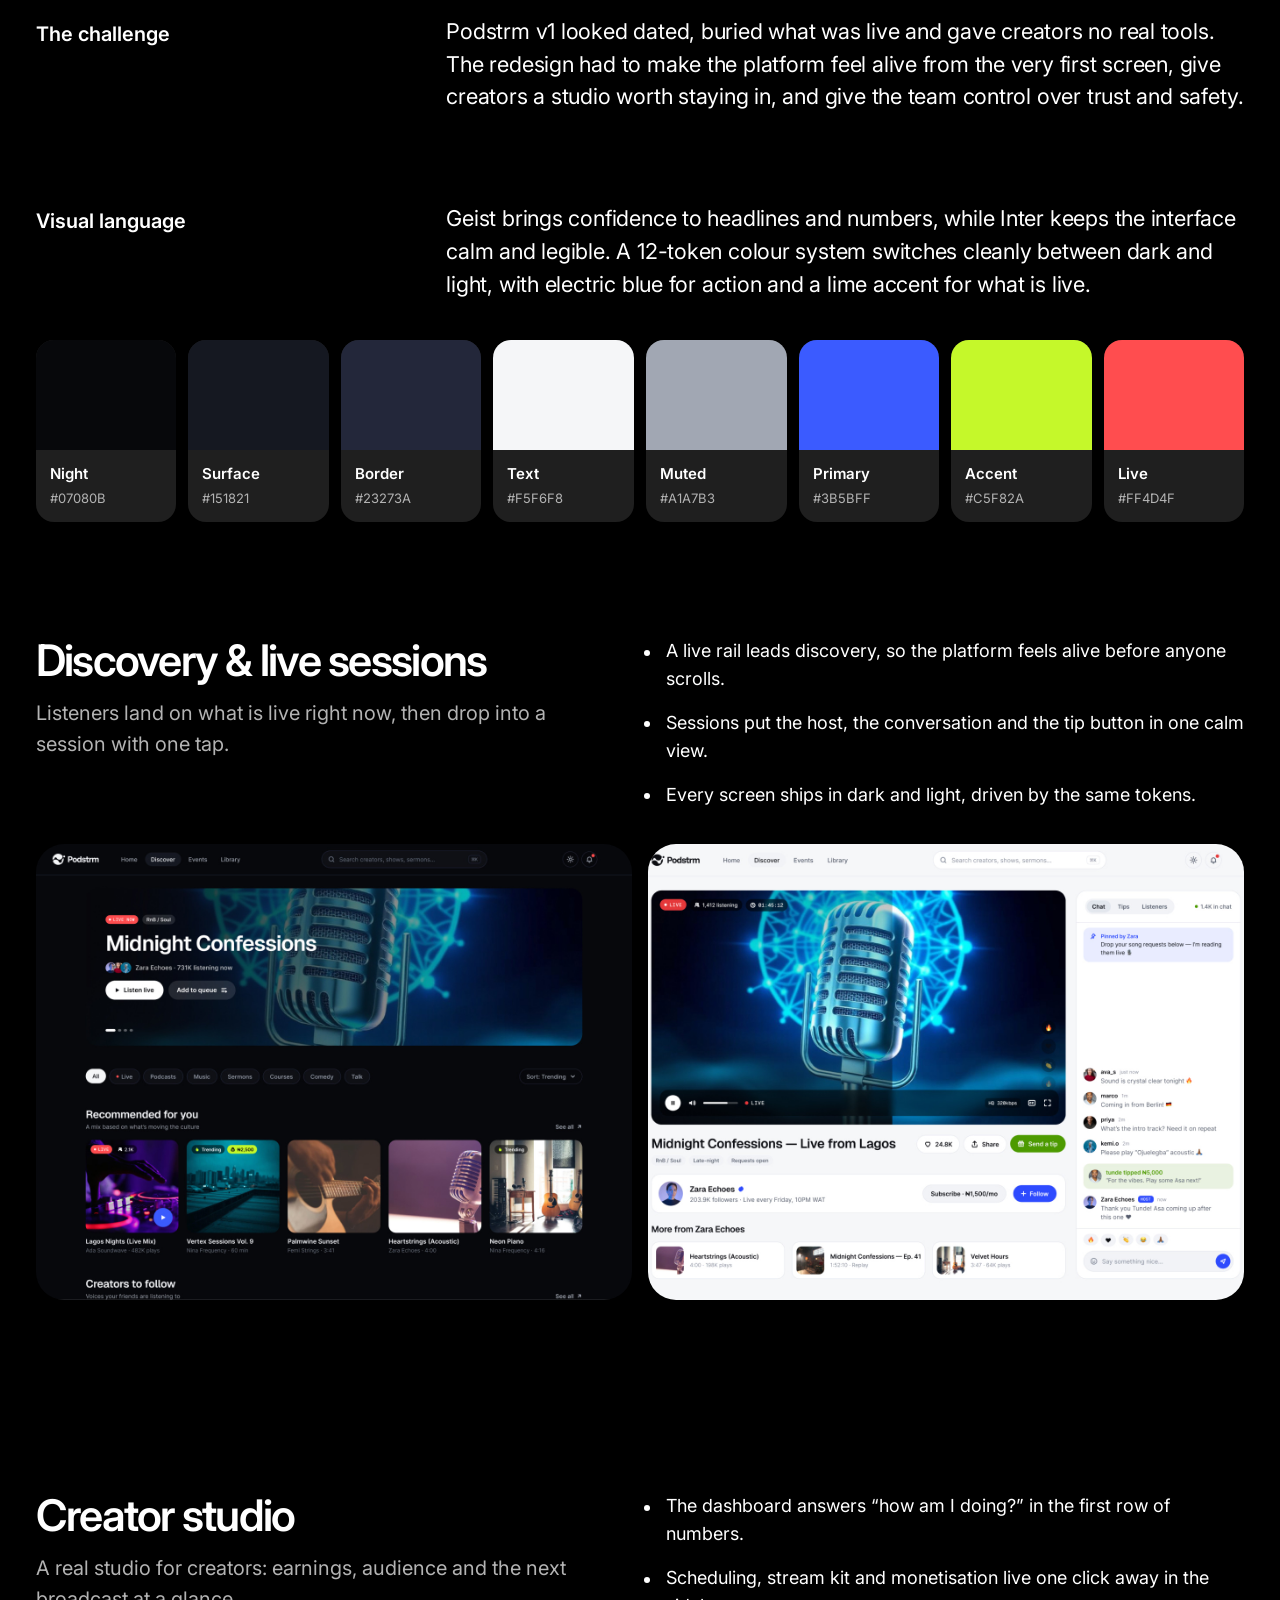
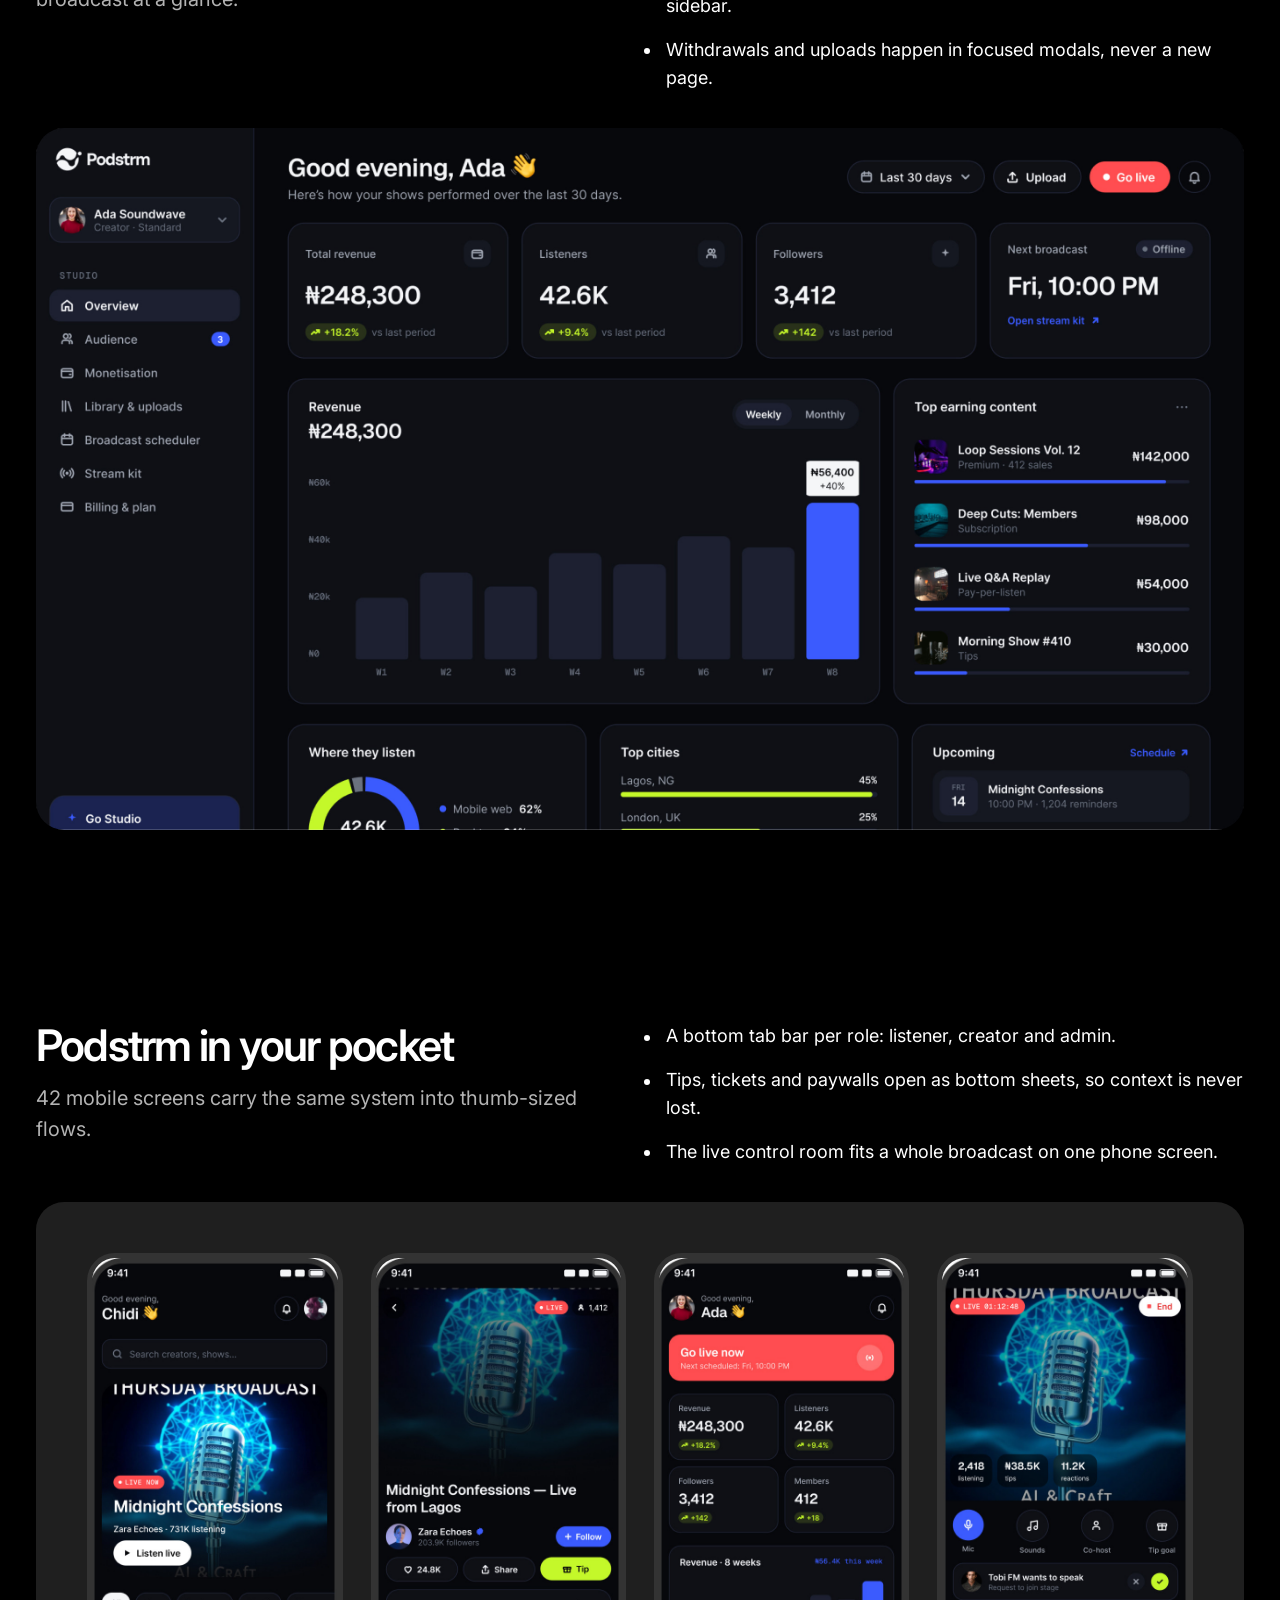
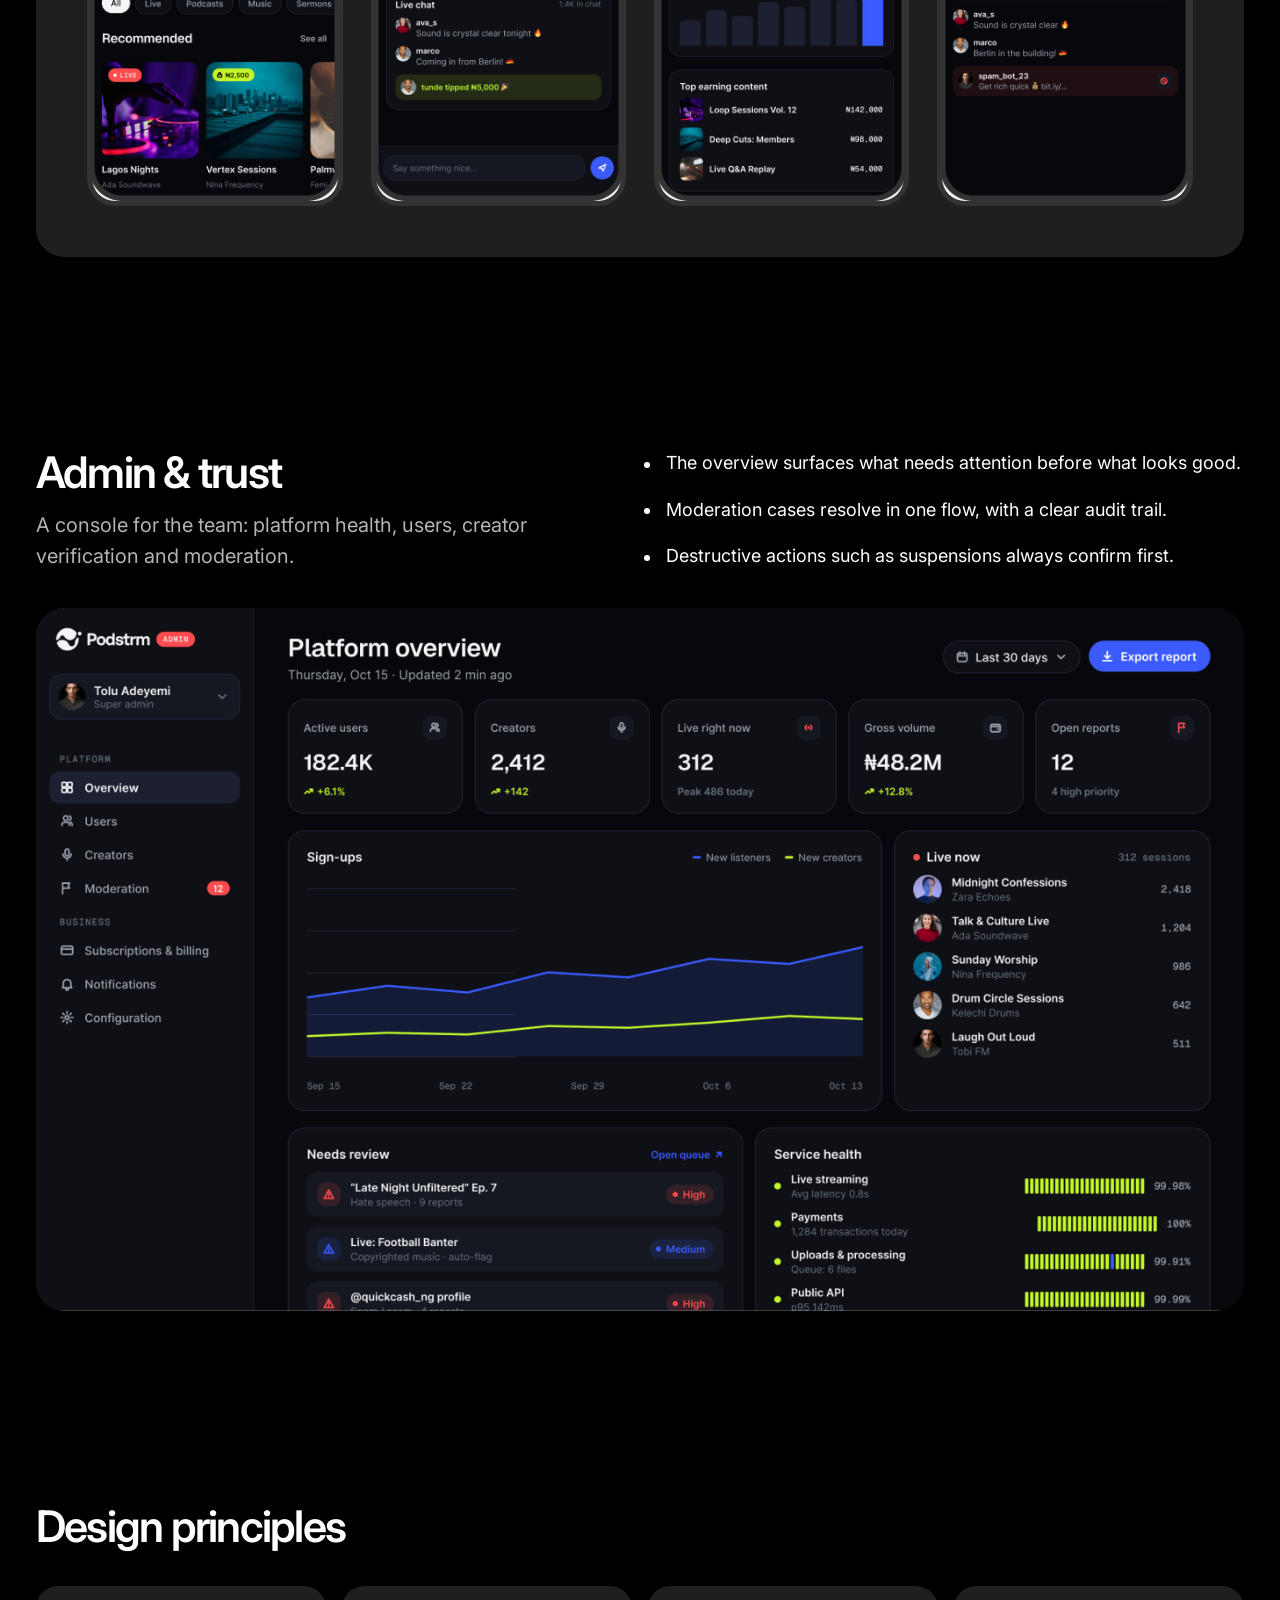
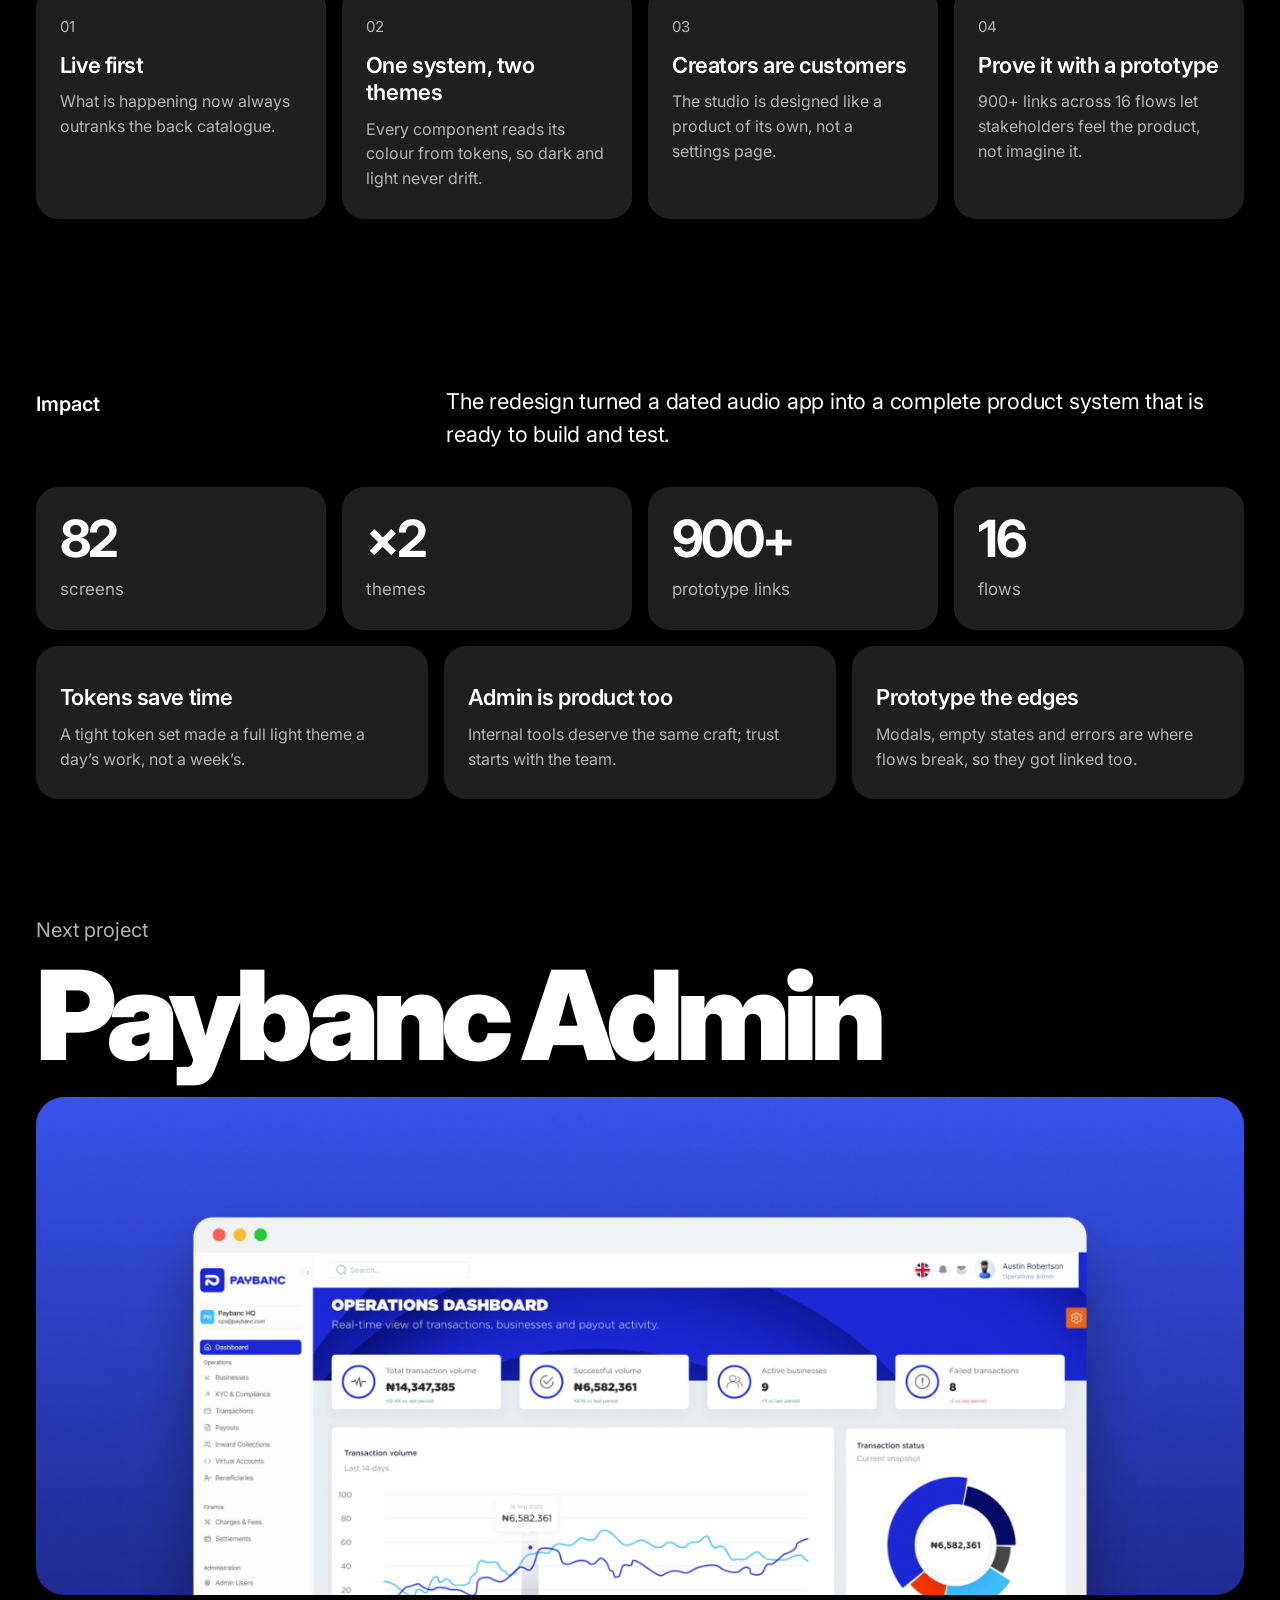
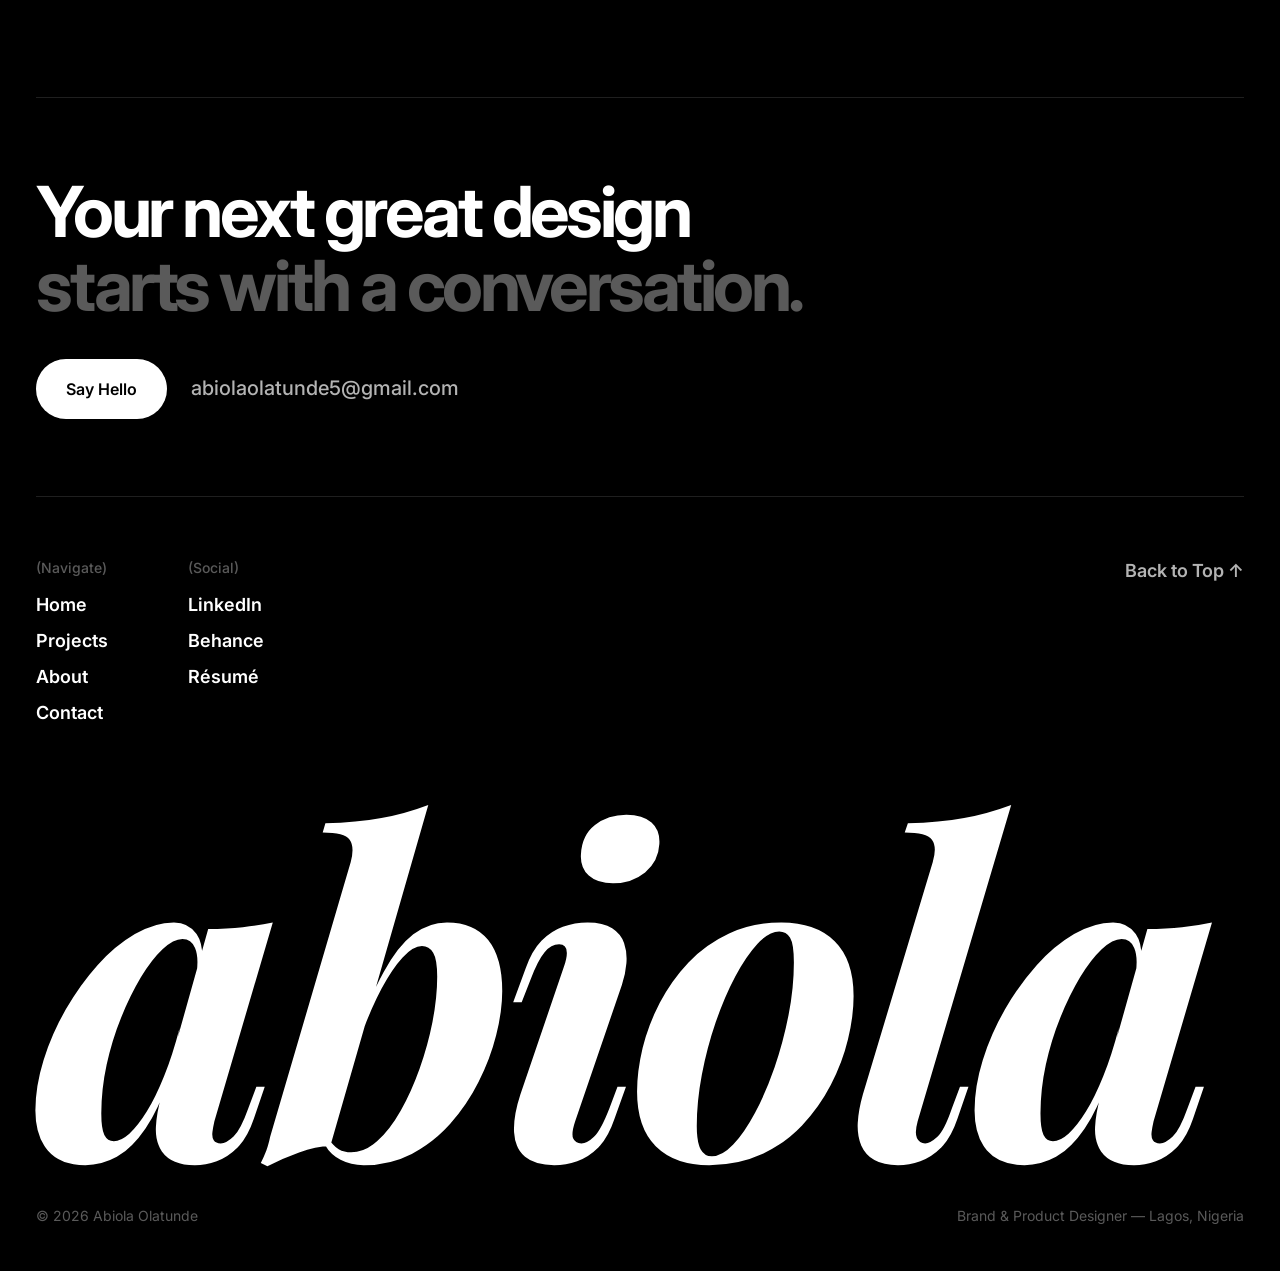
<file: work/podstrm.html>
<!doctype html><html lang="en"><head><meta charset="utf-8"><meta name="viewport" content="width=device-width,initial-scale=1">
<title>Podstrm — Abiola Olatunde</title><meta name="description" content="A live audio and creator platform for Africa, redesigned from the ground up"><meta property="og:title" content="Podstrm — Abiola Olatunde"><meta property="og:description" content="A live audio and creator platform for Africa, redesigned from the ground up"><meta property="og:image" content="../assets/img/card-podstrm.jpg">
<script>(function(){var t;try{t=localStorage.getItem('theme');}catch(e){}document.documentElement.setAttribute('data-theme',t==='light'?'light':'dark');})();</script>
<link rel="icon" href="../assets/favicon.svg" type="image/svg+xml"><link rel="preconnect" href="https://fonts.googleapis.com"><link rel="preconnect" href="https://fonts.gstatic.com" crossorigin>
<link href="https://fonts.googleapis.com/css2?family=Inter:wght@400;500;600;700;900&display=swap" rel="stylesheet"><link rel="preload" href="../assets/fonts/playfair-display-latin-700-italic.woff2" as="font" type="font/woff2" crossorigin><link rel="stylesheet" href="../assets/style.css"></head><body><header class="site-head" data-appear><a class="logo" href="../"><svg class="brand-logo" viewBox="0 0 383.6 138.4" role="img" aria-label="Abiola Olatunde"><path class="logo-mark" fill="#E8EE58" fill-rule="evenodd" d="M 131.4,2.6 L 30,2.6 C 27.8,2.6 25.8,4.1 25.4,6.3 L 0.1,132.9 C -0.7,136.9 3.7,139.9 7.2,137.7 L 65.3,100 C 66,99.5 66.9,99.3 67.8,99.3 L 96.6,99.3 C 98,99.3 99.4,98.6 100.2,97.5 L 121.7,69.5 C 122.2,69 122.4,68.4 122.6,67.7 L 135.9,8.2 C 136.5,5.3 134.3,2.6 131.4,2.6 L 131.4,2.6 M 29,80.5 L 48.5,80.5 L 53.8,71.4 L 79.1,71.5 L 80.5,80.5 L 98.2,80.5 L 99.9,71.4 L 89.1,19.7 L 64.3,19.7 L 31.7,71.5 L 29,80.5 L 29,80.5 M 62.8,55.7 L 76.6,55.7 L 73.6,37.2 L 62.8,55.7 L 62.8,55.7"/><path fill="currentColor" fill-rule="evenodd" d="M 177.8,44.8 C 177.9,45 178,45.1 178,45.3 C 178,45.5 177.9,45.7 177.7,45.9 C 177.5,46 177.3,46.1 177,46.1 L 167.7,46.1 C 167,46.1 166.6,45.8 166.4,45.1 L 165.1,40.9 L 152.6,40.9 L 151.3,45.1 C 151.1,45.8 150.6,46.1 150,46.1 L 140.8,46.1 C 140.4,46.1 140.2,46 140,45.9 C 139.8,45.7 139.7,45.5 139.7,45.3 C 139.7,45.1 139.8,45 139.8,44.8 L 153.6,8.5 C 153.9,7.9 154.3,7.6 154.9,7.6 L 162.8,7.6 C 163.5,7.6 163.9,7.9 164.1,8.5 L 177.8,44.8 L 177.8,44.8 M 162,31.6 L 159.4,23.1 L 158.8,21.1 L 158.4,23.1 L 155.8,31.6 L 162,31.6 L 162,31.6 M 195.1,12.4 C 198.3,12.4 201.2,13.1 203.9,14.7 C 206.5,16.2 208.7,18.3 210.2,20.9 C 211.8,23.6 212.6,26.4 212.6,29.5 C 212.6,32.7 211.8,35.6 210.3,38.2 C 208.7,40.9 206.6,43 203.9,44.5 C 201.2,46.1 198.3,46.9 195.1,46.9 C 192.2,46.9 189.6,46.1 187.5,44.7 L 186.6,45.3 C 186.3,45.8 185.9,46.1 185.3,46.1 L 178.9,46.1 C 178.6,46.1 178.3,46 178.1,45.8 C 177.9,45.6 177.8,45.3 177.8,45 L 177.8,4.4 C 177.8,3.7 178.2,3.3 178.9,3.3 L 187.3,3.3 C 188,3.3 188.4,3.7 188.4,4.4 L 188.4,13.7 C 189.4,13.3 190.4,12.9 191.5,12.7 C 192.6,12.5 193.8,12.4 195.1,12.4 L 195.1,12.4 M 194.9,36.7 C 196.3,36.7 197.5,36.4 198.5,35.8 C 199.6,35.2 200.4,34.4 201,33.3 C 201.6,32.3 201.9,31.1 201.9,29.7 C 201.9,28.3 201.6,27.1 201,26 C 200.4,24.9 199.5,24.1 198.5,23.5 C 197.4,22.8 196.2,22.5 194.9,22.5 C 193.5,22.5 192.4,22.8 191.3,23.5 C 190.2,24.1 189.3,24.9 188.7,26 C 188.1,27.1 187.8,28.3 187.8,29.7 C 187.8,31 188.1,32.2 188.8,33.3 C 189.4,34.4 190.2,35.2 191.3,35.8 C 192.4,36.3 193.6,36.6 194.9,36.6 L 194.9,36.7 M 214.3,9.7 C 213.6,9.7 213.2,9.3 213.2,8.6 L 213.2,1.2 C 213.2,0.4 213.6,1.1e-13 214.3,1.1e-13 L 222.8,1.1e-13 C 223.5,1.1e-13 223.9,0.4 223.9,1.2 L 223.9,8.6 C 223.9,9.3 223.5,9.7 222.8,9.7 L 214.3,9.7 M 223.9,45 C 223.9,45.3 223.8,45.6 223.6,45.8 C 223.4,46 223.1,46.1 222.7,46.1 L 214.4,46.1 C 214,46.1 213.7,46 213.5,45.8 C 213.3,45.6 213.2,45.3 213.2,45 L 213.2,14 C 213.2,13.3 213.6,12.9 214.4,12.9 L 222.7,12.9 C 223.5,12.9 223.9,13.3 223.9,14 L 223.9,45 L 223.9,45 M 242.3,47 C 239,47 236,46.2 233.3,44.7 C 230.6,43.1 228.5,41 226.9,38.4 C 225.3,35.8 224.6,32.9 224.6,29.8 C 224.6,26.6 225.4,23.7 226.9,21 C 228.5,18.3 230.7,16.2 233.4,14.7 C 236.1,13.1 239.1,12.4 242.3,12.4 C 245.6,12.4 248.6,13.1 251.3,14.7 C 254.1,16.2 256.2,18.3 257.8,21 C 259.4,23.7 260.2,26.6 260.2,29.8 C 260.2,32.9 259.4,35.8 257.8,38.4 C 256.2,41 254,43.1 251.3,44.7 C 248.5,46.2 245.5,47 242.3,47 L 242.3,47 M 242.4,36.8 C 243.7,36.8 244.9,36.5 246,35.9 C 247.1,35.2 248,34.4 248.6,33.3 C 249.2,32.2 249.5,31 249.5,29.7 C 249.5,28.3 249.2,27.1 248.6,26 C 248,25 247.1,24.1 246,23.5 C 244.9,22.9 243.7,22.6 242.4,22.6 C 241,22.6 239.8,22.9 238.7,23.5 C 237.7,24.1 236.8,25 236.2,26 C 235.5,27.1 235.2,28.3 235.2,29.7 C 235.2,31 235.5,32.2 236.2,33.3 C 236.8,34.4 237.7,35.2 238.7,35.9 C 239.8,36.5 241,36.8 242.4,36.8 M 271.4,45 C 271.4,45.7 271,46.1 270.2,46.1 L 261.9,46.1 C 261.6,46.1 261.3,46 261.1,45.8 C 260.9,45.6 260.8,45.3 260.8,45 L 260.8,4.5 C 260.8,4.2 260.9,3.9 261.1,3.7 C 261.3,3.5 261.6,3.4 261.9,3.4 L 270.2,3.4 C 271,3.4 271.4,3.8 271.4,4.5 L 271.4,45 L 271.4,45 M 298.2,13.7 C 298.4,13.4 298.5,13.2 298.8,13.1 C 299,13 299.2,12.9 299.5,12.9 L 305.6,12.9 C 306.4,12.9 306.8,13.3 306.8,14 L 306.8,45 C 306.8,45.3 306.7,45.6 306.5,45.8 C 306.3,46 306,46.1 305.6,46.1 L 299.3,46.1 C 298.7,46.1 298.3,45.8 298,45.3 L 297.1,44.7 C 294.9,46.1 292.4,46.8 289.4,46.8 C 286.3,46.8 283.4,46.1 280.7,44.5 C 278,42.9 275.9,40.9 274.3,38.2 C 272.8,35.6 272,32.7 272,29.5 C 272,26.4 272.8,23.5 274.3,20.9 C 275.9,18.3 278,16.2 280.7,14.7 C 283.4,13.1 286.3,12.4 289.5,12.4 C 292.5,12.4 295,13.1 297.2,14.6 L 298.2,13.7 L 298.2,13.7 M 289.7,36.7 C 291,36.7 292.2,36.4 293.3,35.8 C 294.4,35.2 295.2,34.4 295.8,33.3 C 296.5,32.2 296.8,31 296.8,29.7 C 296.8,28.3 296.5,27.1 295.9,26 C 295.2,24.9 294.4,24.1 293.3,23.5 C 292.2,22.9 291.1,22.5 289.7,22.5 C 288.4,22.5 287.2,22.9 286.1,23.5 C 285.1,24.1 284.2,24.9 283.6,26 C 283,27.1 282.7,28.3 282.7,29.7 C 282.7,31.1 283,32.3 283.6,33.3 C 284.2,34.4 285,35.2 286.1,35.8 C 287.1,36.4 288.3,36.7 289.7,36.7 L 289.7,36.7 M 160.5,93 C 156.8,93 153.4,92.1 150.4,90.3 C 147.3,88.5 144.9,86.1 143.1,83.1 C 141.4,80 140.5,76.7 140.5,73 C 140.5,69.4 141.4,66 143.1,63 C 144.9,59.9 147.3,57.6 150.4,55.8 C 153.4,54 156.8,53.1 160.5,53.1 C 164.2,53.1 167.6,54 170.7,55.8 C 173.8,57.6 176.2,60 177.9,63 C 179.7,66 180.6,69.4 180.6,73 C 180.6,76.7 179.7,80 177.9,83.1 C 176.2,86.1 173.8,88.5 170.7,90.3 C 167.6,92.1 164.2,93 160.5,93 M 160.5,82.2 C 162,82.2 163.4,81.8 164.8,81 C 166.1,80.2 167.1,79.1 167.9,77.7 C 168.7,76.3 169.1,74.8 169.1,73.1 C 169.1,71.4 168.7,69.8 167.9,68.5 C 167.1,67.1 166.1,66 164.8,65.2 C 163.5,64.4 162,64 160.6,64 C 159.1,64 157.6,64.4 156.3,65.2 C 155,66 154,67.1 153.2,68.5 C 152.4,69.8 152,71.4 152,73.1 C 152,74.8 152.4,76.3 153.2,77.7 C 154,79.1 155,80.2 156.3,81 C 157.6,81.8 159.1,82.2 160.6,82.2 L 160.5,82.2 M 191.7,91.2 C 191.7,91.9 191.3,92.3 190.6,92.3 L 182.3,92.3 C 181.9,92.3 181.6,92.2 181.4,92 C 181.2,91.8 181.1,91.5 181.1,91.2 L 181.1,50.7 C 181.1,50.4 181.2,50.1 181.4,49.9 C 181.6,49.7 181.9,49.6 182.3,49.6 L 190.6,49.6 C 191.3,49.6 191.7,50 191.7,50.7 L 191.7,91.2 L 191.7,91.2 M 218.5,60 C 218.7,59.7 218.9,59.5 219.1,59.3 C 219.3,59.2 219.6,59.1 219.9,59.1 L 226,59.1 C 226.8,59.1 227.1,59.5 227.1,60.2 L 227.1,91.2 C 227.1,91.5 227,91.8 226.8,92 C 226.6,92.2 226.4,92.3 226,92.3 L 219.6,92.3 C 219,92.3 218.6,92.1 218.3,91.5 L 217.4,90.9 C 215.3,92.4 212.7,93.1 209.8,93.1 C 206.6,93.1 203.7,92.3 201,90.7 C 198.4,89.2 196.2,87.1 194.7,84.4 C 193.1,81.8 192.3,78.9 192.3,75.8 C 192.3,72.6 193.1,69.8 194.7,67.1 C 196.3,64.5 198.4,62.4 201.1,60.9 C 203.8,59.4 206.7,58.6 209.8,58.6 C 212.8,58.6 215.4,59.3 217.6,60.8 L 218.5,60 M 210,82.9 C 211.3,82.9 212.5,82.6 213.6,82 C 214.7,81.4 215.5,80.6 216.2,79.5 C 216.8,78.4 217.1,77.2 217.1,75.9 C 217.1,74.5 216.8,73.3 216.2,72.2 C 215.6,71.1 214.7,70.3 213.7,69.7 C 212.6,69.1 211.4,68.7 210.1,68.7 C 208.7,68.7 207.5,69.1 206.5,69.7 C 205.4,70.3 204.5,71.1 203.9,72.2 C 203.3,73.3 203,74.5 203,75.9 C 203,77.3 203.3,78.5 203.9,79.5 C 204.5,80.6 205.3,81.4 206.4,82 C 207.5,82.6 208.7,82.9 210,82.9 L 210,82.9 M 240.3,91.2 C 240.3,91.5 240.2,91.8 240,92 C 239.8,92.2 239.6,92.3 239.2,92.3 L 230.8,92.3 C 230.5,92.3 230.2,92.2 230,92 C 229.8,91.8 229.7,91.6 229.7,91.2 L 229.7,69 L 227.4,69 C 227,69 226.7,68.9 226.5,68.7 C 226.3,68.5 226.2,68.2 226.2,67.8 L 226.2,60.2 C 226.2,59.5 226.6,59.1 227.4,59.1 L 229.6,59.1 L 229.6,53.1 C 229.6,52.4 229.9,52 230.6,51.8 L 239.1,50.2 C 239.2,50.2 239.3,50.2 239.4,50.2 C 239.7,50.2 239.9,50.2 240.1,50.4 C 240.3,50.6 240.4,50.9 240.4,51.2 L 240.4,59.1 L 245,59.1 C 245.7,59.1 246.1,59.5 246.1,60.2 L 246.1,67.9 C 246.1,68.2 246,68.5 245.8,68.7 C 245.6,68.9 245.3,69 245,69 L 240.3,69 L 240.3,91.2 L 240.3,91.2 M 267.5,60.2 C 267.5,59.5 267.9,59.1 268.6,59.1 L 277,59.1 C 277.8,59.1 278.1,59.5 278.1,60.2 L 278.1,91.2 C 278.1,91.9 277.8,92.3 277,92.3 L 270.7,92.3 C 270,92.3 269.6,92 269.3,91.5 L 267.9,89.1 C 266.6,90.2 265,91.1 263.2,91.8 C 261.4,92.5 259.7,92.8 258.1,92.8 C 255.4,92.8 253,92.2 251,91 C 249,89.7 247.4,88 246.3,85.7 C 245.1,83.4 244.6,80.8 244.6,77.8 L 244.6,60.3 C 244.6,59.5 245,59.1 245.7,59.1 L 254.1,59.1 C 254.9,59.1 255.2,59.5 255.2,60.3 L 255.2,76.6 C 255.2,77.9 255.5,79 255.9,80 C 256.4,81 257.1,81.8 257.9,82.3 C 258.8,82.9 259.8,83.1 260.9,83.1 C 262.2,83.1 263.3,82.9 264.3,82.3 C 265.3,81.7 266.1,80.9 266.7,80 C 267.2,79.1 267.5,78.1 267.5,77.1 L 267.5,60.3 L 267.5,60.2 M 300.9,58.6 C 303.7,58.6 306,59.2 308.1,60.4 C 310.1,61.7 311.7,63.5 312.8,65.7 C 313.9,68 314.5,70.7 314.5,73.6 L 314.5,91.2 C 314.5,91.9 314.1,92.3 313.4,92.3 L 305,92.3 C 304.2,92.3 303.8,91.9 303.8,91.2 L 303.8,74.8 C 303.8,73.5 303.6,72.4 303.1,71.4 C 302.7,70.4 302,69.6 301.1,69.1 C 300.3,68.6 299.3,68.3 298.2,68.3 C 296.9,68.3 295.8,68.6 294.8,69.2 C 293.8,69.7 293,70.5 292.4,71.4 C 291.9,72.4 291.6,73.3 291.6,74.3 L 291.6,91.2 C 291.6,91.5 291.5,91.8 291.3,92 C 291.1,92.2 290.8,92.3 290.4,92.3 L 282.1,92.3 C 281.7,92.3 281.4,92.2 281.2,92 C 281,91.8 280.9,91.5 280.9,91.2 L 280.9,60.2 C 280.9,59.5 281.3,59.1 282.1,59.1 L 288.4,59.1 C 289,59.1 289.5,59.4 289.8,59.9 L 291.2,62.3 C 292.5,61.2 294.1,60.3 295.9,59.6 C 297.7,58.9 299.4,58.6 300.9,58.6 L 300.9,58.6 M 338.6,50.6 C 338.6,49.9 339,49.5 339.7,49.5 L 348.1,49.5 C 348.8,49.5 349.2,49.9 349.2,50.6 L 349.2,91.2 C 349.2,91.5 349.1,91.8 348.9,92 C 348.7,92.2 348.4,92.3 348.1,92.3 L 341.7,92.3 C 341.1,92.3 340.7,92 340.4,91.5 L 339.5,90.9 C 337.3,92.4 334.8,93.1 331.9,93.1 C 328.7,93.1 325.8,92.3 323.1,90.7 C 320.4,89.2 318.3,87.1 316.7,84.4 C 315.2,81.8 314.4,78.9 314.4,75.8 C 314.4,72.6 315.2,69.8 316.8,67.1 C 318.3,64.5 320.5,62.4 323.1,60.9 C 325.8,59.3 328.7,58.6 331.9,58.6 C 333.2,58.6 334.4,58.7 335.5,58.9 C 336.6,59.1 337.6,59.5 338.6,59.9 L 338.6,50.6 L 338.6,50.6 M 332.1,82.9 C 333.4,82.9 334.6,82.6 335.7,82 C 336.8,81.4 337.6,80.6 338.3,79.5 C 338.9,78.4 339.2,77.2 339.2,75.9 C 339.2,74.5 338.9,73.3 338.3,72.2 C 337.7,71.1 336.8,70.3 335.7,69.7 C 334.7,69 333.5,68.7 332.1,68.7 C 330.8,68.7 329.6,69 328.5,69.7 C 327.5,70.3 326.6,71.1 326,72.2 C 325.4,73.3 325.1,74.5 325.1,75.9 C 325.1,77.2 325.4,78.5 326,79.5 C 326.6,80.6 327.4,81.4 328.5,82 C 329.5,82.6 330.7,82.9 332.1,82.9 L 332.1,82.9 M 367.3,93.2 C 363.9,93.2 360.9,92.4 358.2,90.8 C 355.6,89.3 353.5,87.2 352,84.5 C 350.6,81.9 349.8,79 349.8,75.9 C 349.8,72.8 350.5,69.9 352,67.2 C 353.4,64.6 355.3,62.5 357.9,60.9 C 360.4,59.4 363.3,58.6 366.6,58.6 C 370.1,58.6 373.2,59.3 375.7,60.8 C 378.3,62.3 380.2,64.3 381.6,66.9 C 382.9,69.5 383.6,72.5 383.6,75.9 C 383.6,76.8 383.6,77.6 383.5,78.4 C 383.4,79.1 383,79.5 382.3,79.5 L 360.8,79.5 C 361.5,80.9 362.4,81.9 363.6,82.7 C 364.9,83.4 366.2,83.7 367.8,83.7 C 368.8,83.7 369.7,83.6 370.5,83.3 C 371.3,83 372.2,82.6 373,82.1 C 373.2,81.9 373.5,81.8 373.7,81.8 C 374,81.8 374.3,82 374.5,82.4 L 378.5,88 C 378.7,88.2 378.7,88.5 378.7,88.7 C 378.7,89.1 378.6,89.3 378.3,89.6 C 376.8,90.7 375.1,91.6 373.2,92.2 C 371.4,92.8 369.4,93.2 367.3,93.2 L 367.3,93.2 M 373.1,71.7 C 372.5,70.4 371.8,69.3 370.7,68.6 C 369.6,68 368.4,67.6 366.9,67.6 C 365.5,67.6 364.2,68 363.1,68.7 C 362.1,69.3 361.3,70.4 360.7,71.7 L 373.1,71.7 L 373.1,71.7"/></svg></a><nav class="nav" aria-label="Main"><a href="../projects" aria-current="page">PROJECTS</a><a href="../about">ABOUT</a><a href="../contact">CONTACT</a></nav><div class="head-right"><div class="clock"><span>LAGOS / </span><time data-clock>--:--:--</time></div><button class="theme-toggle" type="button" data-theme-toggle aria-label="Switch to light mode"><svg class="sun" viewBox="0 0 24 24" fill="none" stroke="currentColor" stroke-width="1.8" stroke-linecap="round" aria-hidden="true"><circle cx="12" cy="12" r="4.2"/><path d="M12 2.5v2.2M12 19.3v2.2M2.5 12h2.2M19.3 12h2.2M5.3 5.3l1.6 1.6M17.1 17.1l1.6 1.6M5.3 18.7l1.6-1.6M17.1 6.9l1.6-1.6"/></svg><svg class="moon" viewBox="0 0 24 24" fill="none" stroke="currentColor" stroke-width="1.8" stroke-linejoin="round" aria-hidden="true"><path d="M20.5 14.3A8.5 8.5 0 0 1 9.7 3.5a8.5 8.5 0 1 0 10.8 10.8z"/></svg></button></div></header><main class="wrap">
<div data-appear="late"><a class="back fadelink" href="../projects">← All projects</a><h1 class="proj-title">Podstrm</h1><p class="proj-sub">A live audio and creator platform for Africa, redesigned from the ground up</p></div>
<div style="margin-top:40px"><div class="frame" style="aspect-ratio:1376/800"><img src="../assets/img/podstrm-hero.jpg" width="1376" height="800" alt="" loading="lazy"></div></div>
<div class="split"><h2>Overview</h2><p>Podstrm 2.0 is a full redesign of a live audio and creator platform: discovery and live sessions for listeners, a studio for creators and a console for the team that runs it — across desktop and mobile, in dark and light themes. I owned the audit, design system, UX, UI and the clickable prototype.</p></div><dl class="meta"><div><dt>Role</dt><dd>Product Designer</dd></div><div><dt>Type</dt><dd>Web &amp; mobile app · B2C</dd></div><div><dt>Industry</dt><dd>Media &amp; creator economy</dd></div><div><dt>Year</dt><dd>2026</dd></div><div><dt>Scope</dt><dd>Audit, design system, UX, UI, prototyping</dd></div></dl>
<div class="split"><h2>The challenge</h2><p>Podstrm v1 looked dated, buried what was live and gave creators no real tools. The redesign had to make the platform feel alive from the very first screen, give creators a studio worth staying in, and give the team control over trust and safety.</p></div>
<div class="split"><h2>Visual language</h2><p>Geist brings confidence to headlines and numbers, while Inter keeps the interface calm and legible. A 12-token colour system switches cleanly between dark and light, with electric blue for action and a lime accent for what is live.</p></div><div class="palette"><div class="swatch"><i style="background:#07080B"></i><b>Night</b><span>#07080B</span></div><div class="swatch"><i style="background:#151821"></i><b>Surface</b><span>#151821</span></div><div class="swatch"><i style="background:#23273A"></i><b>Border</b><span>#23273A</span></div><div class="swatch"><i style="background:#F5F6F8"></i><b>Text</b><span>#F5F6F8</span></div><div class="swatch"><i style="background:#A1A7B3"></i><b>Muted</b><span>#A1A7B3</span></div><div class="swatch"><i style="background:#3B5BFF"></i><b>Primary</b><span>#3B5BFF</span></div><div class="swatch"><i style="background:#C5F82A"></i><b>Accent</b><span>#C5F82A</span></div><div class="swatch"><i style="background:#FF4D4F"></i><b>Live</b><span>#FF4D4F</span></div></div>
<section class="feature"><div class="feature-top"><div><h2>Discovery &amp; live sessions</h2><p class="intro">Listeners land on what is live right now, then drop into a session with one tap.</p></div><ul><li>A live rail leads discovery, so the platform feels alive before anyone scrolls.</li><li>Sessions put the host, the conversation and the tip button in one calm view.</li><li>Every screen ships in dark and light, driven by the same tokens.</li></ul></div><div class="imgs two"><div class="frame" style="aspect-ratio:680/520"><img src="../assets/img/podstrm-s1-1.jpg" width="680" height="520" alt="" loading="lazy"></div><div class="frame" style="aspect-ratio:680/520"><img src="../assets/img/podstrm-s1-2.jpg" width="680" height="520" alt="" loading="lazy"></div></div></section><section class="feature"><div class="feature-top"><div><h2>Creator studio</h2><p class="intro">A real studio for creators: earnings, audience and the next broadcast at a glance.</p></div><ul><li>The dashboard answers “how am I doing?” in the first row of numbers.</li><li>Scheduling, stream kit and monetisation live one click away in the sidebar.</li><li>Withdrawals and uploads happen in focused modals, never a new page.</li></ul></div><div class="frame" style="aspect-ratio:1376/800"><img src="../assets/img/podstrm-s2-1.jpg" width="1376" height="800" alt="" loading="lazy"></div></section><section class="feature"><div class="feature-top"><div><h2>Podstrm in your pocket</h2><p class="intro">42 mobile screens carry the same system into thumb-sized flows.</p></div><ul><li>A bottom tab bar per role: listener, creator and admin.</li><li>Tips, tickets and paywalls open as bottom sheets, so context is never lost.</li><li>The live control room fits a whole broadcast on one phone screen.</li></ul></div><div class="imgs phones"><div class="frame" style="aspect-ratio:272/589"><img src="../assets/img/podstrm-s3-1.jpg" width="272" height="589" alt="" loading="lazy"></div><div class="frame" style="aspect-ratio:272/589"><img src="../assets/img/podstrm-s3-2.jpg" width="272" height="589" alt="" loading="lazy"></div><div class="frame" style="aspect-ratio:272/589"><img src="../assets/img/podstrm-s3-3.jpg" width="272" height="589" alt="" loading="lazy"></div><div class="frame" style="aspect-ratio:272/589"><img src="../assets/img/podstrm-s3-4.jpg" width="272" height="589" alt="" loading="lazy"></div></div></section><section class="feature"><div class="feature-top"><div><h2>Admin &amp; trust</h2><p class="intro">A console for the team: platform health, users, creator verification and moderation.</p></div><ul><li>The overview surfaces what needs attention before what looks good.</li><li>Moderation cases resolve in one flow, with a clear audit trail.</li><li>Destructive actions such as suspensions always confirm first.</li></ul></div><div class="frame" style="aspect-ratio:1376/800"><img src="../assets/img/podstrm-s4-1.jpg" width="1376" height="800" alt="" loading="lazy"></div></section>
<section class="feature"><h2 class="h-sec">Design principles</h2><div class="cards"><div class="c"><small>01</small><h3>Live first</h3><p>What is happening now always outranks the back catalogue.</p></div><div class="c"><small>02</small><h3>One system, two themes</h3><p>Every component reads its colour from tokens, so dark and light never drift.</p></div><div class="c"><small>03</small><h3>Creators are customers</h3><p>The studio is designed like a product of its own, not a settings page.</p></div><div class="c"><small>04</small><h3>Prove it with a prototype</h3><p>900+ links across 16 flows let stakeholders feel the product, not imagine it.</p></div></div></section>
<div class="split"><h2>Impact</h2><p>The redesign turned a dated audio app into a complete product system that is ready to build and test.</p></div><div class="cards"><div class="c stat"><b>82</b><span>screens</span></div><div class="c stat"><b>×2</b><span>themes</span></div><div class="c stat"><b>900+</b><span>prototype links</span></div><div class="c stat"><b>16</b><span>flows</span></div></div><div class="cards three"><div class="c"><h3>Tokens save time</h3><p>A tight token set made a full light theme a day’s work, not a week’s.</p></div><div class="c"><h3>Admin is product too</h3><p>Internal tools deserve the same craft; trust starts with the team.</p></div><div class="c"><h3>Prototype the edges</h3><p>Modals, empty states and errors are where flows break, so they got linked too.</p></div></div>
<a class="next" href="paybanc"><small>Next project</small><h2>Paybanc Admin</h2><div class="frame"><img src="../assets/img/paybanc-hero.jpg" alt="Paybanc Admin" loading="lazy"></div></a>
</main><div class="wrap"><section class="cta"><h2>Your next great design<br><span>starts with a conversation.</span></h2><div class="actions"><a class="btn" href="mailto:abiolaolatunde5@gmail.com">Say Hello</a><a class="mail fadelink" href="mailto:abiolaolatunde5@gmail.com">abiolaolatunde5@gmail.com</a></div></section>
<footer><div class="foot"><div><h4>(Navigate)</h4><a class="fadelink" href="../">Home</a><a class="fadelink" href="../projects">Projects</a><a class="fadelink" href="../about">About</a><a class="fadelink" href="../contact">Contact</a></div>
<div><h4>(Social)</h4><a class="fadelink" href="https://www.linkedin.com/in/helloabiola/" target="_blank" rel="noopener">LinkedIn</a><a class="fadelink" href="https://www.behance.net/helloabiola" target="_blank" rel="noopener">Behance</a><a class="fadelink" href="https://drive.google.com/file/d/1vZUpydbHRFc7InXNhGjmikHniOKCymTY/view?usp=sharing" target="_blank" rel="noopener">Résumé</a></div>
<a class="top fadelink" href="#" data-top>Back to Top ↑</a></div><div class="foot-mark" aria-hidden="true">abiola</div>
<div class="foot-base"><span>© <span data-year>2026</span> Abiola Olatunde</span><span>Brand &amp; Product Designer — Lagos, Nigeria</span></div></footer></div>
<script src="../assets/site.js"></script></body></html>
</file>
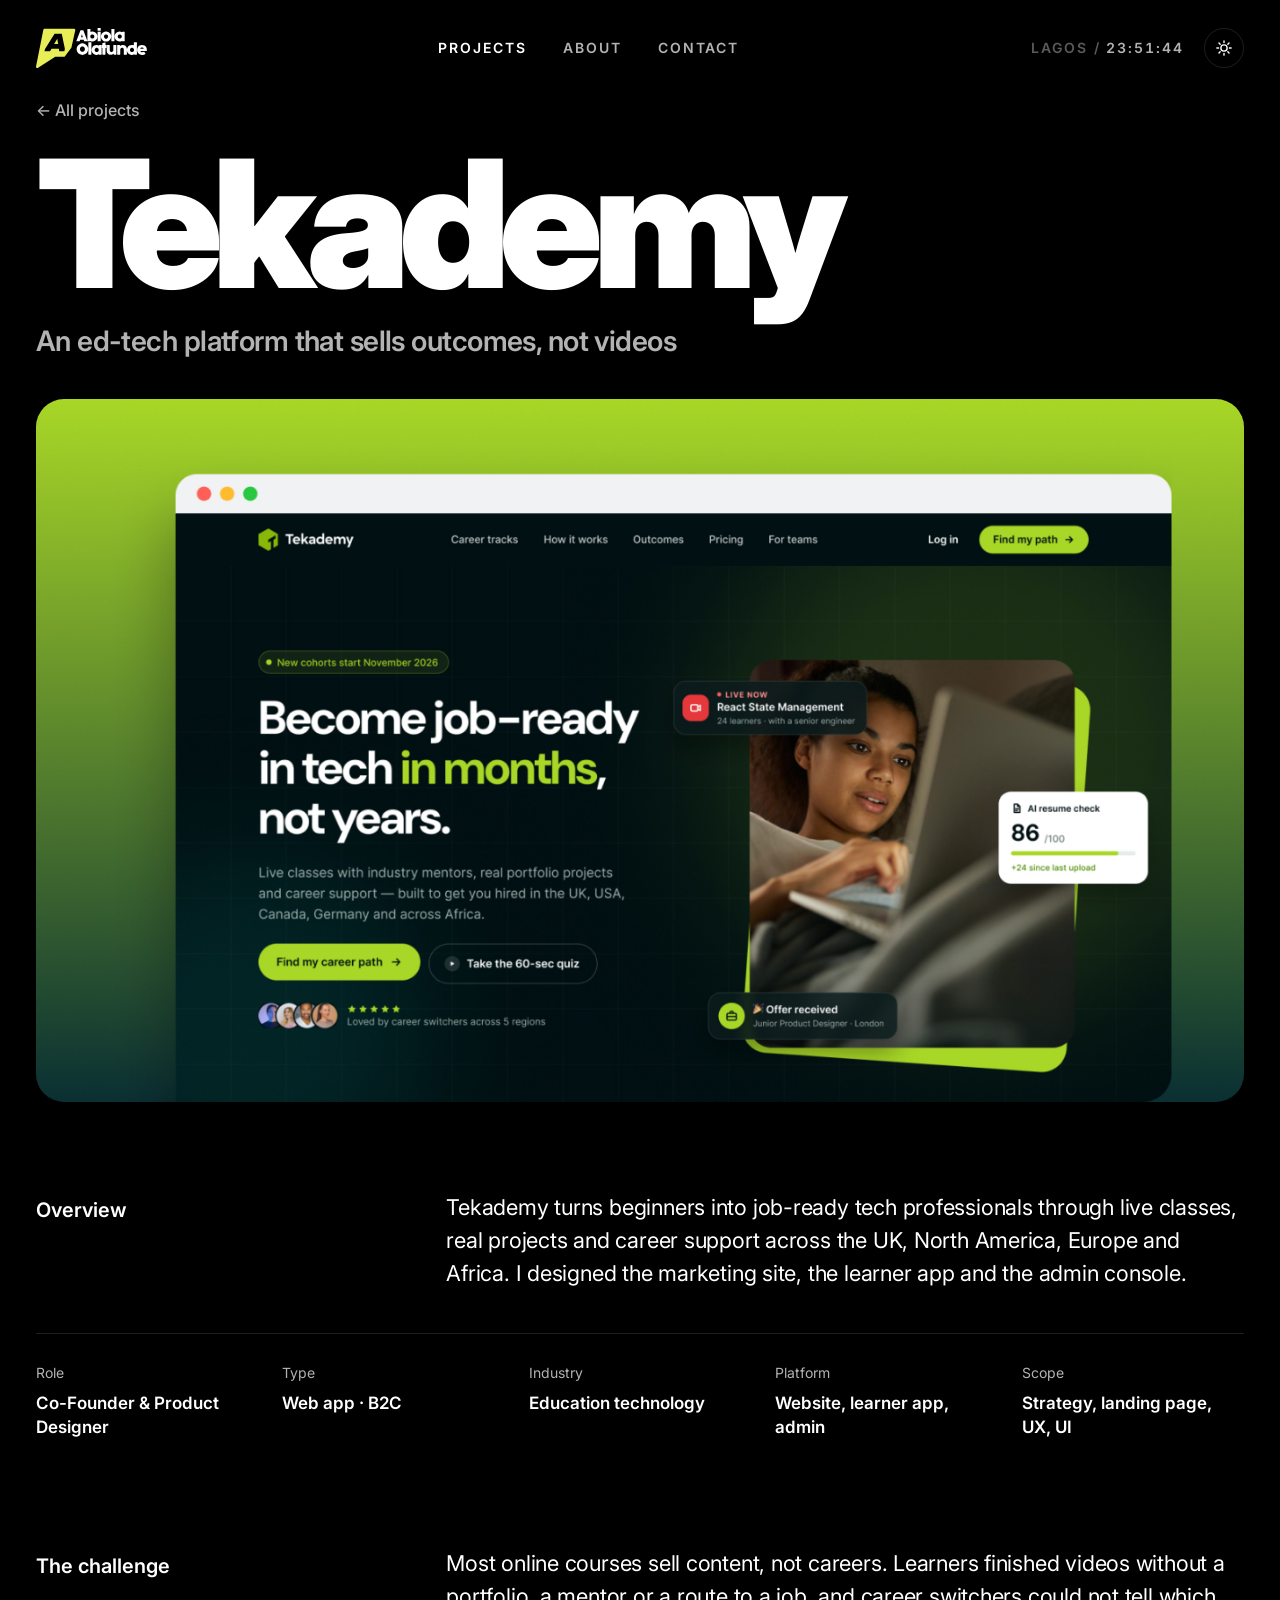
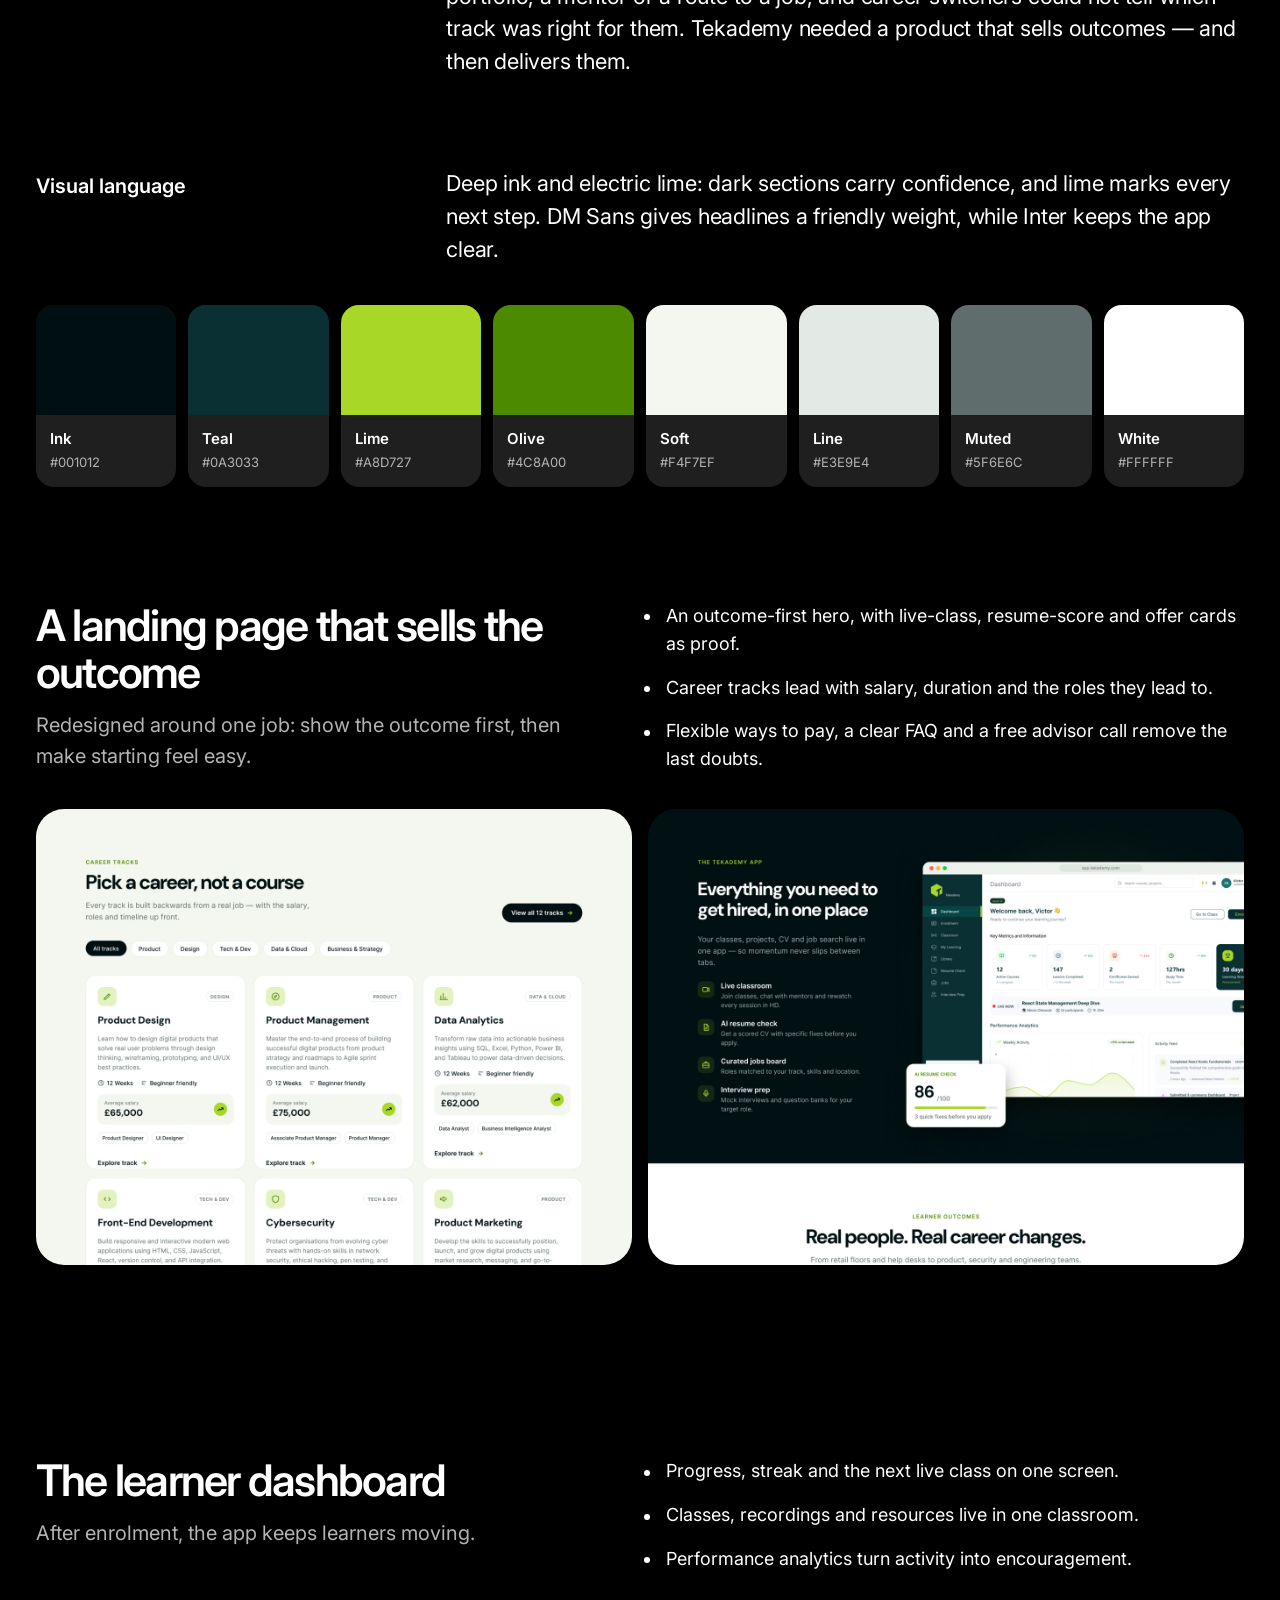
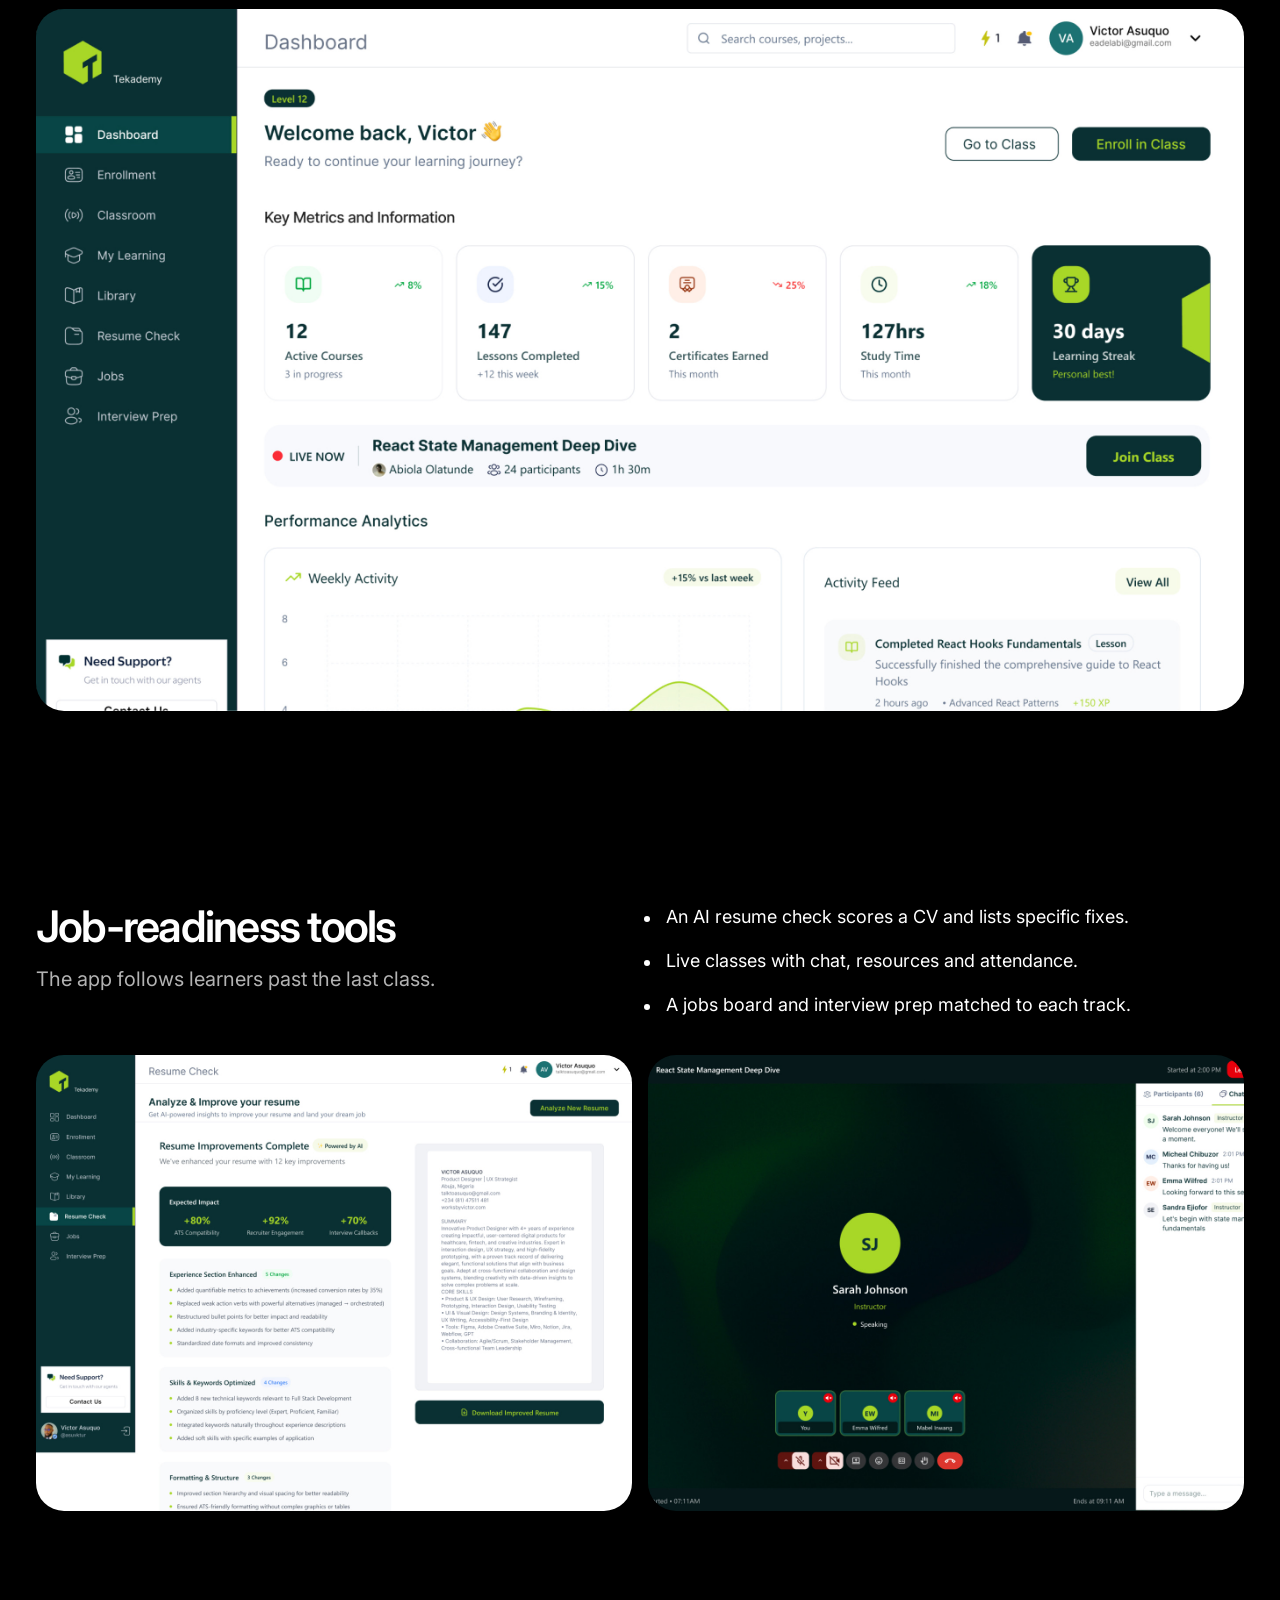
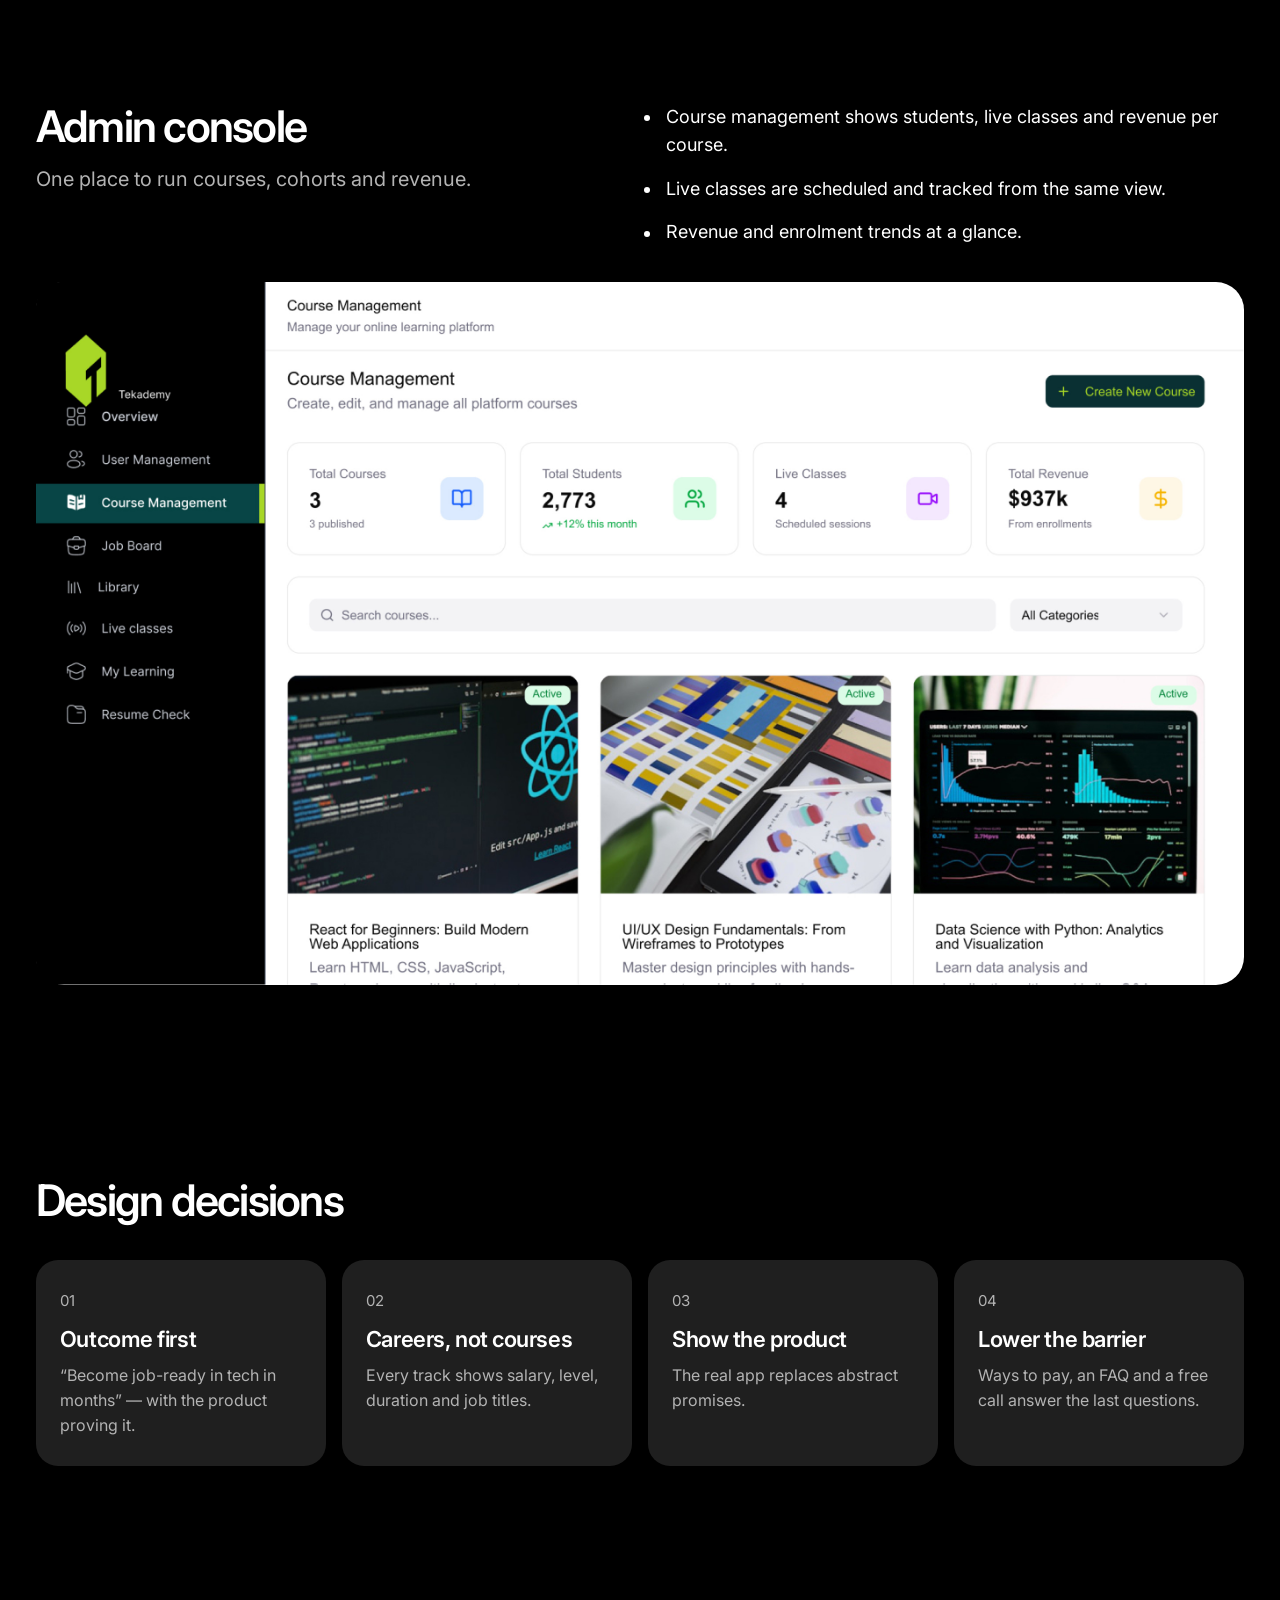
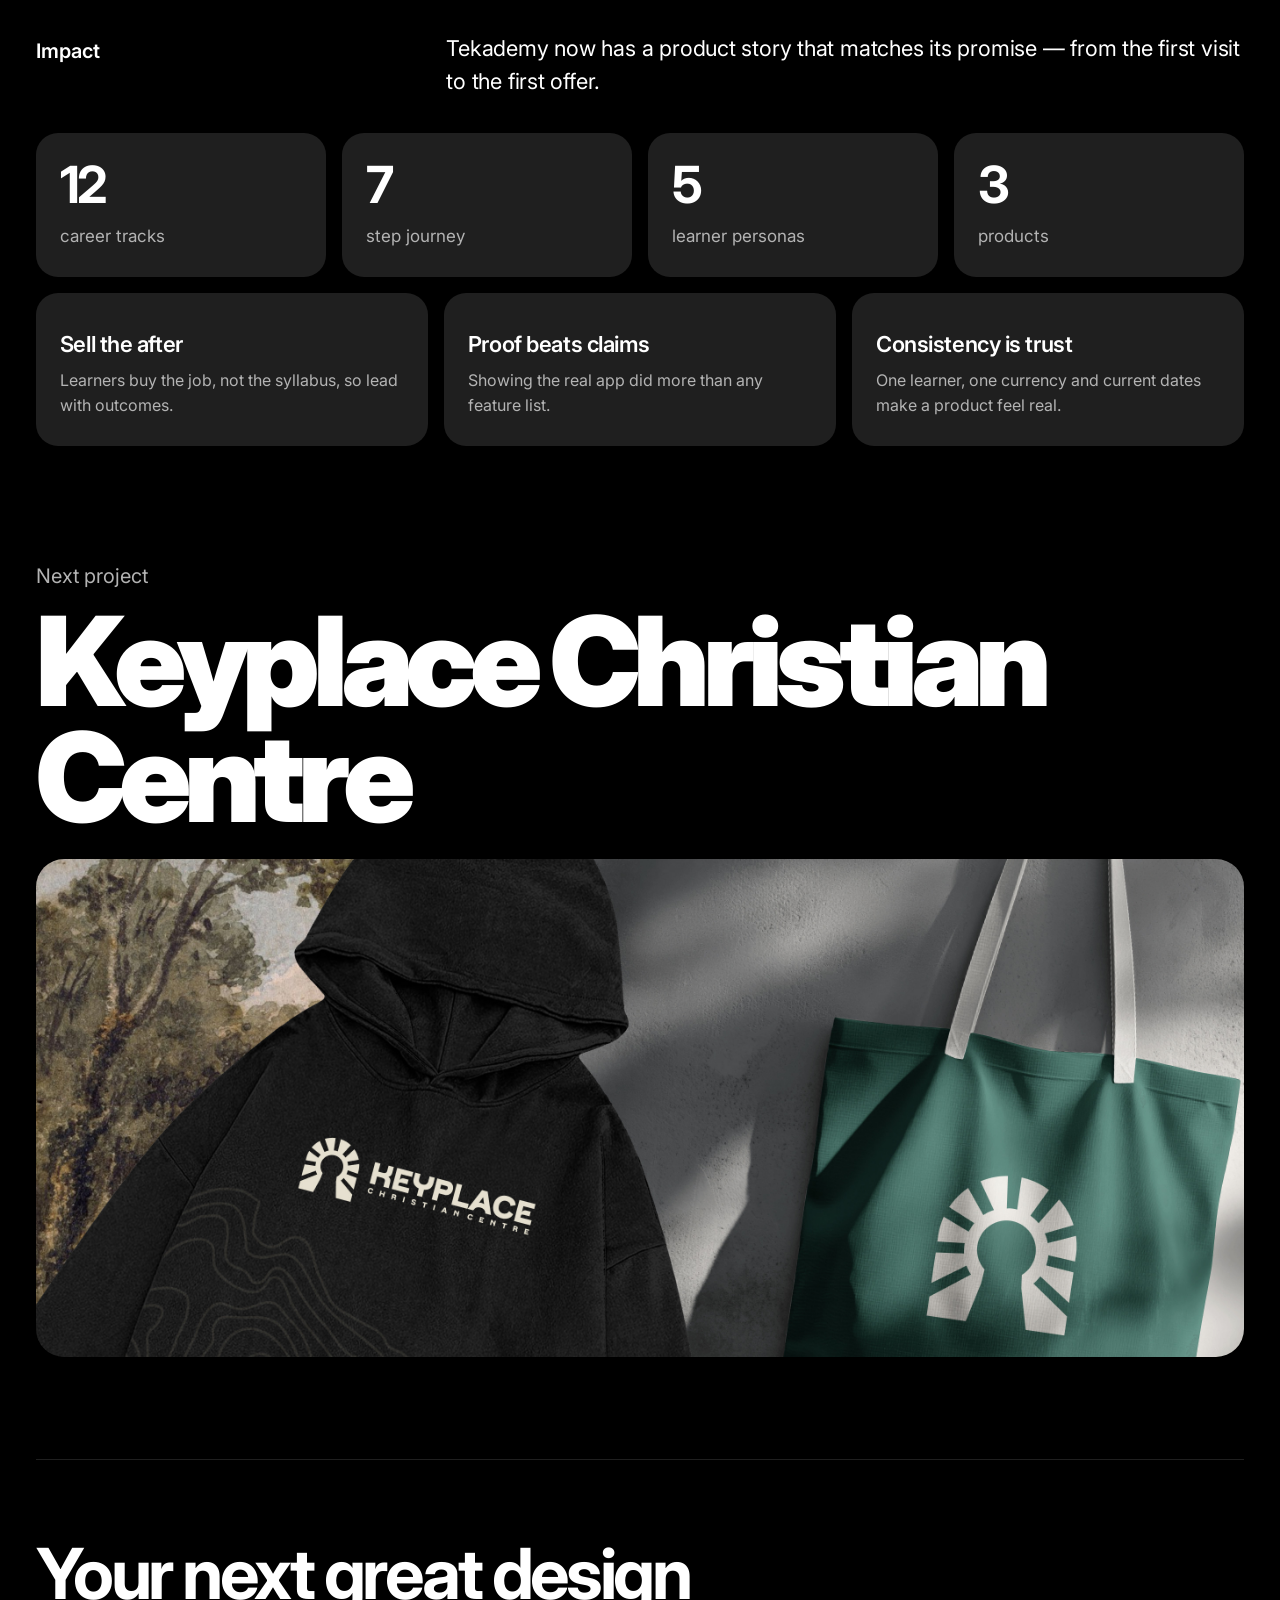
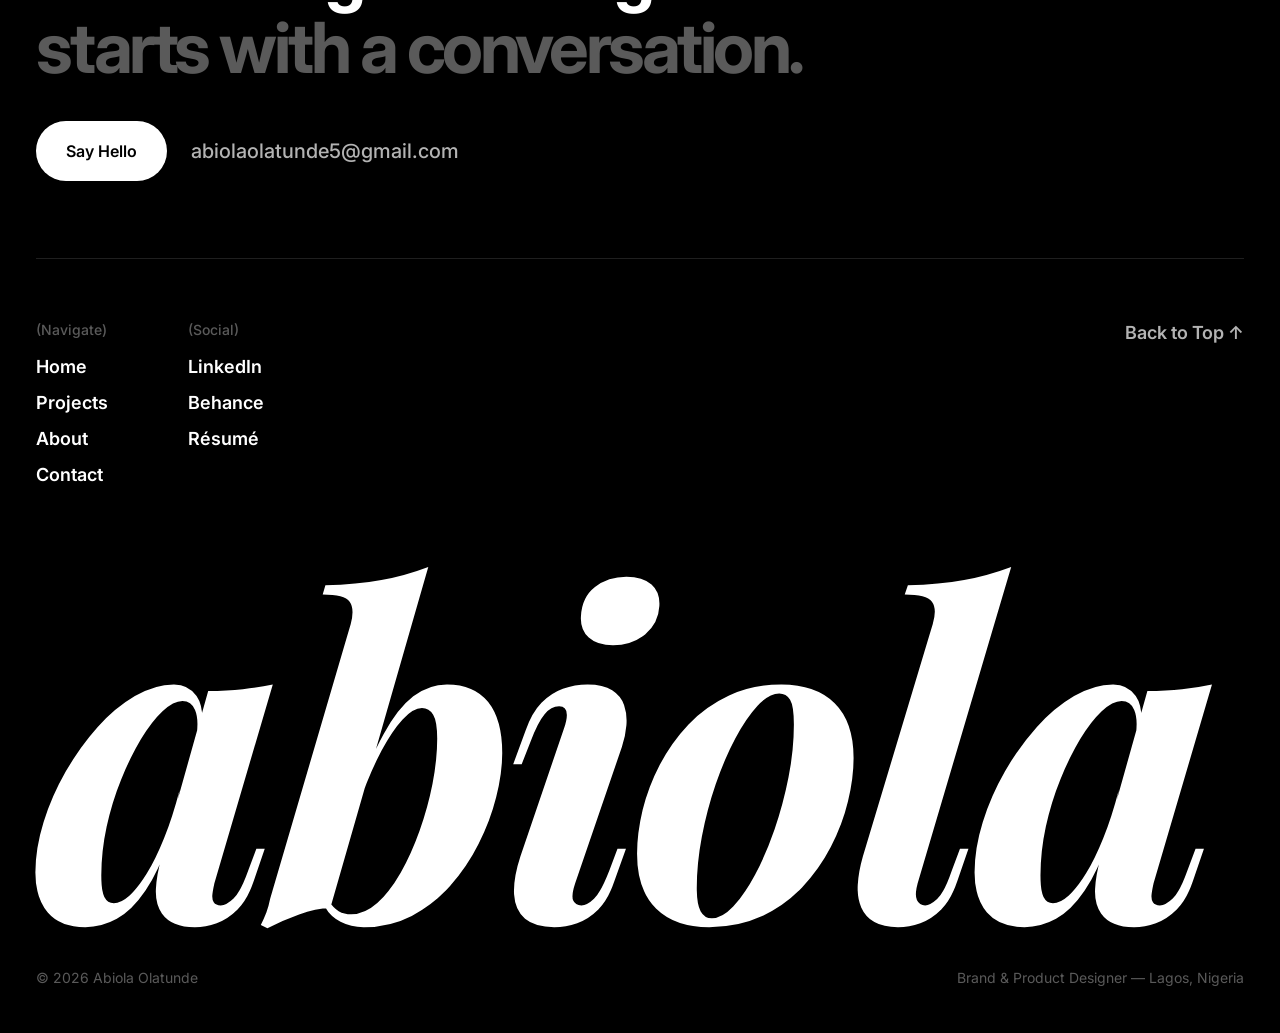
<file: work/tekademy.html>
<!doctype html><html lang="en"><head><meta charset="utf-8"><meta name="viewport" content="width=device-width,initial-scale=1">
<title>Tekademy — Abiola Olatunde</title><meta name="description" content="An ed-tech platform that sells outcomes, not videos"><meta property="og:title" content="Tekademy — Abiola Olatunde"><meta property="og:description" content="An ed-tech platform that sells outcomes, not videos"><meta property="og:image" content="../assets/img/card-podstrm.jpg">
<script>(function(){var t;try{t=localStorage.getItem('theme');}catch(e){}document.documentElement.setAttribute('data-theme',t==='light'?'light':'dark');})();</script>
<link rel="icon" href="../assets/favicon.svg" type="image/svg+xml"><link rel="preconnect" href="https://fonts.googleapis.com"><link rel="preconnect" href="https://fonts.gstatic.com" crossorigin>
<link href="https://fonts.googleapis.com/css2?family=Inter:wght@400;500;600;700;900&display=swap" rel="stylesheet"><link rel="preload" href="../assets/fonts/playfair-display-latin-700-italic.woff2" as="font" type="font/woff2" crossorigin><link rel="stylesheet" href="../assets/style.css"></head><body><header class="site-head" data-appear><a class="logo" href="../"><svg class="brand-logo" viewBox="0 0 383.6 138.4" role="img" aria-label="Abiola Olatunde"><path class="logo-mark" fill="#E8EE58" fill-rule="evenodd" d="M 131.4,2.6 L 30,2.6 C 27.8,2.6 25.8,4.1 25.4,6.3 L 0.1,132.9 C -0.7,136.9 3.7,139.9 7.2,137.7 L 65.3,100 C 66,99.5 66.9,99.3 67.8,99.3 L 96.6,99.3 C 98,99.3 99.4,98.6 100.2,97.5 L 121.7,69.5 C 122.2,69 122.4,68.4 122.6,67.7 L 135.9,8.2 C 136.5,5.3 134.3,2.6 131.4,2.6 L 131.4,2.6 M 29,80.5 L 48.5,80.5 L 53.8,71.4 L 79.1,71.5 L 80.5,80.5 L 98.2,80.5 L 99.9,71.4 L 89.1,19.7 L 64.3,19.7 L 31.7,71.5 L 29,80.5 L 29,80.5 M 62.8,55.7 L 76.6,55.7 L 73.6,37.2 L 62.8,55.7 L 62.8,55.7"/><path fill="currentColor" fill-rule="evenodd" d="M 177.8,44.8 C 177.9,45 178,45.1 178,45.3 C 178,45.5 177.9,45.7 177.7,45.9 C 177.5,46 177.3,46.1 177,46.1 L 167.7,46.1 C 167,46.1 166.6,45.8 166.4,45.1 L 165.1,40.9 L 152.6,40.9 L 151.3,45.1 C 151.1,45.8 150.6,46.1 150,46.1 L 140.8,46.1 C 140.4,46.1 140.2,46 140,45.9 C 139.8,45.7 139.7,45.5 139.7,45.3 C 139.7,45.1 139.8,45 139.8,44.8 L 153.6,8.5 C 153.9,7.9 154.3,7.6 154.9,7.6 L 162.8,7.6 C 163.5,7.6 163.9,7.9 164.1,8.5 L 177.8,44.8 L 177.8,44.8 M 162,31.6 L 159.4,23.1 L 158.8,21.1 L 158.4,23.1 L 155.8,31.6 L 162,31.6 L 162,31.6 M 195.1,12.4 C 198.3,12.4 201.2,13.1 203.9,14.7 C 206.5,16.2 208.7,18.3 210.2,20.9 C 211.8,23.6 212.6,26.4 212.6,29.5 C 212.6,32.7 211.8,35.6 210.3,38.2 C 208.7,40.9 206.6,43 203.9,44.5 C 201.2,46.1 198.3,46.9 195.1,46.9 C 192.2,46.9 189.6,46.1 187.5,44.7 L 186.6,45.3 C 186.3,45.8 185.9,46.1 185.3,46.1 L 178.9,46.1 C 178.6,46.1 178.3,46 178.1,45.8 C 177.9,45.6 177.8,45.3 177.8,45 L 177.8,4.4 C 177.8,3.7 178.2,3.3 178.9,3.3 L 187.3,3.3 C 188,3.3 188.4,3.7 188.4,4.4 L 188.4,13.7 C 189.4,13.3 190.4,12.9 191.5,12.7 C 192.6,12.5 193.8,12.4 195.1,12.4 L 195.1,12.4 M 194.9,36.7 C 196.3,36.7 197.5,36.4 198.5,35.8 C 199.6,35.2 200.4,34.4 201,33.3 C 201.6,32.3 201.9,31.1 201.9,29.7 C 201.9,28.3 201.6,27.1 201,26 C 200.4,24.9 199.5,24.1 198.5,23.5 C 197.4,22.8 196.2,22.5 194.9,22.5 C 193.5,22.5 192.4,22.8 191.3,23.5 C 190.2,24.1 189.3,24.9 188.7,26 C 188.1,27.1 187.8,28.3 187.8,29.7 C 187.8,31 188.1,32.2 188.8,33.3 C 189.4,34.4 190.2,35.2 191.3,35.8 C 192.4,36.3 193.6,36.6 194.9,36.6 L 194.9,36.7 M 214.3,9.7 C 213.6,9.7 213.2,9.3 213.2,8.6 L 213.2,1.2 C 213.2,0.4 213.6,1.1e-13 214.3,1.1e-13 L 222.8,1.1e-13 C 223.5,1.1e-13 223.9,0.4 223.9,1.2 L 223.9,8.6 C 223.9,9.3 223.5,9.7 222.8,9.7 L 214.3,9.7 M 223.9,45 C 223.9,45.3 223.8,45.6 223.6,45.8 C 223.4,46 223.1,46.1 222.7,46.1 L 214.4,46.1 C 214,46.1 213.7,46 213.5,45.8 C 213.3,45.6 213.2,45.3 213.2,45 L 213.2,14 C 213.2,13.3 213.6,12.9 214.4,12.9 L 222.7,12.9 C 223.5,12.9 223.9,13.3 223.9,14 L 223.9,45 L 223.9,45 M 242.3,47 C 239,47 236,46.2 233.3,44.7 C 230.6,43.1 228.5,41 226.9,38.4 C 225.3,35.8 224.6,32.9 224.6,29.8 C 224.6,26.6 225.4,23.7 226.9,21 C 228.5,18.3 230.7,16.2 233.4,14.7 C 236.1,13.1 239.1,12.4 242.3,12.4 C 245.6,12.4 248.6,13.1 251.3,14.7 C 254.1,16.2 256.2,18.3 257.8,21 C 259.4,23.7 260.2,26.6 260.2,29.8 C 260.2,32.9 259.4,35.8 257.8,38.4 C 256.2,41 254,43.1 251.3,44.7 C 248.5,46.2 245.5,47 242.3,47 L 242.3,47 M 242.4,36.8 C 243.7,36.8 244.9,36.5 246,35.9 C 247.1,35.2 248,34.4 248.6,33.3 C 249.2,32.2 249.5,31 249.5,29.7 C 249.5,28.3 249.2,27.1 248.6,26 C 248,25 247.1,24.1 246,23.5 C 244.9,22.9 243.7,22.6 242.4,22.6 C 241,22.6 239.8,22.9 238.7,23.5 C 237.7,24.1 236.8,25 236.2,26 C 235.5,27.1 235.2,28.3 235.2,29.7 C 235.2,31 235.5,32.2 236.2,33.3 C 236.8,34.4 237.7,35.2 238.7,35.9 C 239.8,36.5 241,36.8 242.4,36.8 M 271.4,45 C 271.4,45.7 271,46.1 270.2,46.1 L 261.9,46.1 C 261.6,46.1 261.3,46 261.1,45.8 C 260.9,45.6 260.8,45.3 260.8,45 L 260.8,4.5 C 260.8,4.2 260.9,3.9 261.1,3.7 C 261.3,3.5 261.6,3.4 261.9,3.4 L 270.2,3.4 C 271,3.4 271.4,3.8 271.4,4.5 L 271.4,45 L 271.4,45 M 298.2,13.7 C 298.4,13.4 298.5,13.2 298.8,13.1 C 299,13 299.2,12.9 299.5,12.9 L 305.6,12.9 C 306.4,12.9 306.8,13.3 306.8,14 L 306.8,45 C 306.8,45.3 306.7,45.6 306.5,45.8 C 306.3,46 306,46.1 305.6,46.1 L 299.3,46.1 C 298.7,46.1 298.3,45.8 298,45.3 L 297.1,44.7 C 294.9,46.1 292.4,46.8 289.4,46.8 C 286.3,46.8 283.4,46.1 280.7,44.5 C 278,42.9 275.9,40.9 274.3,38.2 C 272.8,35.6 272,32.7 272,29.5 C 272,26.4 272.8,23.5 274.3,20.9 C 275.9,18.3 278,16.2 280.7,14.7 C 283.4,13.1 286.3,12.4 289.5,12.4 C 292.5,12.4 295,13.1 297.2,14.6 L 298.2,13.7 L 298.2,13.7 M 289.7,36.7 C 291,36.7 292.2,36.4 293.3,35.8 C 294.4,35.2 295.2,34.4 295.8,33.3 C 296.5,32.2 296.8,31 296.8,29.7 C 296.8,28.3 296.5,27.1 295.9,26 C 295.2,24.9 294.4,24.1 293.3,23.5 C 292.2,22.9 291.1,22.5 289.7,22.5 C 288.4,22.5 287.2,22.9 286.1,23.5 C 285.1,24.1 284.2,24.9 283.6,26 C 283,27.1 282.7,28.3 282.7,29.7 C 282.7,31.1 283,32.3 283.6,33.3 C 284.2,34.4 285,35.2 286.1,35.8 C 287.1,36.4 288.3,36.7 289.7,36.7 L 289.7,36.7 M 160.5,93 C 156.8,93 153.4,92.1 150.4,90.3 C 147.3,88.5 144.9,86.1 143.1,83.1 C 141.4,80 140.5,76.7 140.5,73 C 140.5,69.4 141.4,66 143.1,63 C 144.9,59.9 147.3,57.6 150.4,55.8 C 153.4,54 156.8,53.1 160.5,53.1 C 164.2,53.1 167.6,54 170.7,55.8 C 173.8,57.6 176.2,60 177.9,63 C 179.7,66 180.6,69.4 180.6,73 C 180.6,76.7 179.7,80 177.9,83.1 C 176.2,86.1 173.8,88.5 170.7,90.3 C 167.6,92.1 164.2,93 160.5,93 M 160.5,82.2 C 162,82.2 163.4,81.8 164.8,81 C 166.1,80.2 167.1,79.1 167.9,77.7 C 168.7,76.3 169.1,74.8 169.1,73.1 C 169.1,71.4 168.7,69.8 167.9,68.5 C 167.1,67.1 166.1,66 164.8,65.2 C 163.5,64.4 162,64 160.6,64 C 159.1,64 157.6,64.4 156.3,65.2 C 155,66 154,67.1 153.2,68.5 C 152.4,69.8 152,71.4 152,73.1 C 152,74.8 152.4,76.3 153.2,77.7 C 154,79.1 155,80.2 156.3,81 C 157.6,81.8 159.1,82.2 160.6,82.2 L 160.5,82.2 M 191.7,91.2 C 191.7,91.9 191.3,92.3 190.6,92.3 L 182.3,92.3 C 181.9,92.3 181.6,92.2 181.4,92 C 181.2,91.8 181.1,91.5 181.1,91.2 L 181.1,50.7 C 181.1,50.4 181.2,50.1 181.4,49.9 C 181.6,49.7 181.9,49.6 182.3,49.6 L 190.6,49.6 C 191.3,49.6 191.7,50 191.7,50.7 L 191.7,91.2 L 191.7,91.2 M 218.5,60 C 218.7,59.7 218.9,59.5 219.1,59.3 C 219.3,59.2 219.6,59.1 219.9,59.1 L 226,59.1 C 226.8,59.1 227.1,59.5 227.1,60.2 L 227.1,91.2 C 227.1,91.5 227,91.8 226.8,92 C 226.6,92.2 226.4,92.3 226,92.3 L 219.6,92.3 C 219,92.3 218.6,92.1 218.3,91.5 L 217.4,90.9 C 215.3,92.4 212.7,93.1 209.8,93.1 C 206.6,93.1 203.7,92.3 201,90.7 C 198.4,89.2 196.2,87.1 194.7,84.4 C 193.1,81.8 192.3,78.9 192.3,75.8 C 192.3,72.6 193.1,69.8 194.7,67.1 C 196.3,64.5 198.4,62.4 201.1,60.9 C 203.8,59.4 206.7,58.6 209.8,58.6 C 212.8,58.6 215.4,59.3 217.6,60.8 L 218.5,60 M 210,82.9 C 211.3,82.9 212.5,82.6 213.6,82 C 214.7,81.4 215.5,80.6 216.2,79.5 C 216.8,78.4 217.1,77.2 217.1,75.9 C 217.1,74.5 216.8,73.3 216.2,72.2 C 215.6,71.1 214.7,70.3 213.7,69.7 C 212.6,69.1 211.4,68.7 210.1,68.7 C 208.7,68.7 207.5,69.1 206.5,69.7 C 205.4,70.3 204.5,71.1 203.9,72.2 C 203.3,73.3 203,74.5 203,75.9 C 203,77.3 203.3,78.5 203.9,79.5 C 204.5,80.6 205.3,81.4 206.4,82 C 207.5,82.6 208.7,82.9 210,82.9 L 210,82.9 M 240.3,91.2 C 240.3,91.5 240.2,91.8 240,92 C 239.8,92.2 239.6,92.3 239.2,92.3 L 230.8,92.3 C 230.5,92.3 230.2,92.2 230,92 C 229.8,91.8 229.7,91.6 229.7,91.2 L 229.7,69 L 227.4,69 C 227,69 226.7,68.9 226.5,68.7 C 226.3,68.5 226.2,68.2 226.2,67.8 L 226.2,60.2 C 226.2,59.5 226.6,59.1 227.4,59.1 L 229.6,59.1 L 229.6,53.1 C 229.6,52.4 229.9,52 230.6,51.8 L 239.1,50.2 C 239.2,50.2 239.3,50.2 239.4,50.2 C 239.7,50.2 239.9,50.2 240.1,50.4 C 240.3,50.6 240.4,50.9 240.4,51.2 L 240.4,59.1 L 245,59.1 C 245.7,59.1 246.1,59.5 246.1,60.2 L 246.1,67.9 C 246.1,68.2 246,68.5 245.8,68.7 C 245.6,68.9 245.3,69 245,69 L 240.3,69 L 240.3,91.2 L 240.3,91.2 M 267.5,60.2 C 267.5,59.5 267.9,59.1 268.6,59.1 L 277,59.1 C 277.8,59.1 278.1,59.5 278.1,60.2 L 278.1,91.2 C 278.1,91.9 277.8,92.3 277,92.3 L 270.7,92.3 C 270,92.3 269.6,92 269.3,91.5 L 267.9,89.1 C 266.6,90.2 265,91.1 263.2,91.8 C 261.4,92.5 259.7,92.8 258.1,92.8 C 255.4,92.8 253,92.2 251,91 C 249,89.7 247.4,88 246.3,85.7 C 245.1,83.4 244.6,80.8 244.6,77.8 L 244.6,60.3 C 244.6,59.5 245,59.1 245.7,59.1 L 254.1,59.1 C 254.9,59.1 255.2,59.5 255.2,60.3 L 255.2,76.6 C 255.2,77.9 255.5,79 255.9,80 C 256.4,81 257.1,81.8 257.9,82.3 C 258.8,82.9 259.8,83.1 260.9,83.1 C 262.2,83.1 263.3,82.9 264.3,82.3 C 265.3,81.7 266.1,80.9 266.7,80 C 267.2,79.1 267.5,78.1 267.5,77.1 L 267.5,60.3 L 267.5,60.2 M 300.9,58.6 C 303.7,58.6 306,59.2 308.1,60.4 C 310.1,61.7 311.7,63.5 312.8,65.7 C 313.9,68 314.5,70.7 314.5,73.6 L 314.5,91.2 C 314.5,91.9 314.1,92.3 313.4,92.3 L 305,92.3 C 304.2,92.3 303.8,91.9 303.8,91.2 L 303.8,74.8 C 303.8,73.5 303.6,72.4 303.1,71.4 C 302.7,70.4 302,69.6 301.1,69.1 C 300.3,68.6 299.3,68.3 298.2,68.3 C 296.9,68.3 295.8,68.6 294.8,69.2 C 293.8,69.7 293,70.5 292.4,71.4 C 291.9,72.4 291.6,73.3 291.6,74.3 L 291.6,91.2 C 291.6,91.5 291.5,91.8 291.3,92 C 291.1,92.2 290.8,92.3 290.4,92.3 L 282.1,92.3 C 281.7,92.3 281.4,92.2 281.2,92 C 281,91.8 280.9,91.5 280.9,91.2 L 280.9,60.2 C 280.9,59.5 281.3,59.1 282.1,59.1 L 288.4,59.1 C 289,59.1 289.5,59.4 289.8,59.9 L 291.2,62.3 C 292.5,61.2 294.1,60.3 295.9,59.6 C 297.7,58.9 299.4,58.6 300.9,58.6 L 300.9,58.6 M 338.6,50.6 C 338.6,49.9 339,49.5 339.7,49.5 L 348.1,49.5 C 348.8,49.5 349.2,49.9 349.2,50.6 L 349.2,91.2 C 349.2,91.5 349.1,91.8 348.9,92 C 348.7,92.2 348.4,92.3 348.1,92.3 L 341.7,92.3 C 341.1,92.3 340.7,92 340.4,91.5 L 339.5,90.9 C 337.3,92.4 334.8,93.1 331.9,93.1 C 328.7,93.1 325.8,92.3 323.1,90.7 C 320.4,89.2 318.3,87.1 316.7,84.4 C 315.2,81.8 314.4,78.9 314.4,75.8 C 314.4,72.6 315.2,69.8 316.8,67.1 C 318.3,64.5 320.5,62.4 323.1,60.9 C 325.8,59.3 328.7,58.6 331.9,58.6 C 333.2,58.6 334.4,58.7 335.5,58.9 C 336.6,59.1 337.6,59.5 338.6,59.9 L 338.6,50.6 L 338.6,50.6 M 332.1,82.9 C 333.4,82.9 334.6,82.6 335.7,82 C 336.8,81.4 337.6,80.6 338.3,79.5 C 338.9,78.4 339.2,77.2 339.2,75.9 C 339.2,74.5 338.9,73.3 338.3,72.2 C 337.7,71.1 336.8,70.3 335.7,69.7 C 334.7,69 333.5,68.7 332.1,68.7 C 330.8,68.7 329.6,69 328.5,69.7 C 327.5,70.3 326.6,71.1 326,72.2 C 325.4,73.3 325.1,74.5 325.1,75.9 C 325.1,77.2 325.4,78.5 326,79.5 C 326.6,80.6 327.4,81.4 328.5,82 C 329.5,82.6 330.7,82.9 332.1,82.9 L 332.1,82.9 M 367.3,93.2 C 363.9,93.2 360.9,92.4 358.2,90.8 C 355.6,89.3 353.5,87.2 352,84.5 C 350.6,81.9 349.8,79 349.8,75.9 C 349.8,72.8 350.5,69.9 352,67.2 C 353.4,64.6 355.3,62.5 357.9,60.9 C 360.4,59.4 363.3,58.6 366.6,58.6 C 370.1,58.6 373.2,59.3 375.7,60.8 C 378.3,62.3 380.2,64.3 381.6,66.9 C 382.9,69.5 383.6,72.5 383.6,75.9 C 383.6,76.8 383.6,77.6 383.5,78.4 C 383.4,79.1 383,79.5 382.3,79.5 L 360.8,79.5 C 361.5,80.9 362.4,81.9 363.6,82.7 C 364.9,83.4 366.2,83.7 367.8,83.7 C 368.8,83.7 369.7,83.6 370.5,83.3 C 371.3,83 372.2,82.6 373,82.1 C 373.2,81.9 373.5,81.8 373.7,81.8 C 374,81.8 374.3,82 374.5,82.4 L 378.5,88 C 378.7,88.2 378.7,88.5 378.7,88.7 C 378.7,89.1 378.6,89.3 378.3,89.6 C 376.8,90.7 375.1,91.6 373.2,92.2 C 371.4,92.8 369.4,93.2 367.3,93.2 L 367.3,93.2 M 373.1,71.7 C 372.5,70.4 371.8,69.3 370.7,68.6 C 369.6,68 368.4,67.6 366.9,67.6 C 365.5,67.6 364.2,68 363.1,68.7 C 362.1,69.3 361.3,70.4 360.7,71.7 L 373.1,71.7 L 373.1,71.7"/></svg></a><nav class="nav" aria-label="Main"><a href="../projects" aria-current="page">PROJECTS</a><a href="../about">ABOUT</a><a href="../contact">CONTACT</a></nav><div class="head-right"><div class="clock"><span>LAGOS / </span><time data-clock>--:--:--</time></div><button class="theme-toggle" type="button" data-theme-toggle aria-label="Switch to light mode"><svg class="sun" viewBox="0 0 24 24" fill="none" stroke="currentColor" stroke-width="1.8" stroke-linecap="round" aria-hidden="true"><circle cx="12" cy="12" r="4.2"/><path d="M12 2.5v2.2M12 19.3v2.2M2.5 12h2.2M19.3 12h2.2M5.3 5.3l1.6 1.6M17.1 17.1l1.6 1.6M5.3 18.7l1.6-1.6M17.1 6.9l1.6-1.6"/></svg><svg class="moon" viewBox="0 0 24 24" fill="none" stroke="currentColor" stroke-width="1.8" stroke-linejoin="round" aria-hidden="true"><path d="M20.5 14.3A8.5 8.5 0 0 1 9.7 3.5a8.5 8.5 0 1 0 10.8 10.8z"/></svg></button></div></header><main class="wrap">
<div data-appear="late"><a class="back fadelink" href="../projects">← All projects</a><h1 class="proj-title">Tekademy</h1><p class="proj-sub">An ed-tech platform that sells outcomes, not videos</p></div>
<div style="margin-top:40px"><div class="frame" style="aspect-ratio:1376/800"><img src="../assets/img/tekademy-hero.jpg" width="1376" height="800" alt="" loading="lazy"></div></div>
<div class="split"><h2>Overview</h2><p>Tekademy turns beginners into job-ready tech professionals through live classes, real projects and career support across the UK, North America, Europe and Africa. I designed the marketing site, the learner app and the admin console.</p></div><dl class="meta"><div><dt>Role</dt><dd>Co-Founder &amp; Product Designer</dd></div><div><dt>Type</dt><dd>Web app · B2C</dd></div><div><dt>Industry</dt><dd>Education technology</dd></div><div><dt>Platform</dt><dd>Website, learner app, admin</dd></div><div><dt>Scope</dt><dd>Strategy, landing page, UX, UI</dd></div></dl>
<div class="split"><h2>The challenge</h2><p>Most online courses sell content, not careers. Learners finished videos without a portfolio, a mentor or a route to a job, and career switchers could not tell which track was right for them. Tekademy needed a product that sells outcomes — and then delivers them.</p></div>
<div class="split"><h2>Visual language</h2><p>Deep ink and electric lime: dark sections carry confidence, and lime marks every next step. DM Sans gives headlines a friendly weight, while Inter keeps the app clear.</p></div><div class="palette"><div class="swatch"><i style="background:#001012"></i><b>Ink</b><span>#001012</span></div><div class="swatch"><i style="background:#0A3033"></i><b>Teal</b><span>#0A3033</span></div><div class="swatch"><i style="background:#A8D727"></i><b>Lime</b><span>#A8D727</span></div><div class="swatch"><i style="background:#4C8A00"></i><b>Olive</b><span>#4C8A00</span></div><div class="swatch"><i style="background:#F4F7EF"></i><b>Soft</b><span>#F4F7EF</span></div><div class="swatch"><i style="background:#E3E9E4"></i><b>Line</b><span>#E3E9E4</span></div><div class="swatch"><i style="background:#5F6E6C"></i><b>Muted</b><span>#5F6E6C</span></div><div class="swatch"><i style="background:#FFFFFF"></i><b>White</b><span>#FFFFFF</span></div></div>
<section class="feature"><div class="feature-top"><div><h2>A landing page that sells the outcome</h2><p class="intro">Redesigned around one job: show the outcome first, then make starting feel easy.</p></div><ul><li>An outcome-first hero, with live-class, resume-score and offer cards as proof.</li><li>Career tracks lead with salary, duration and the roles they lead to.</li><li>Flexible ways to pay, a clear FAQ and a free advisor call remove the last doubts.</li></ul></div><div class="imgs two"><div class="frame" style="aspect-ratio:680/520"><img src="../assets/img/tekademy-s1-1.jpg" width="680" height="520" alt="" loading="lazy"></div><div class="frame" style="aspect-ratio:680/520"><img src="../assets/img/tekademy-s1-2.jpg" width="680" height="520" alt="" loading="lazy"></div></div></section><section class="feature"><div class="feature-top"><div><h2>The learner dashboard</h2><p class="intro">After enrolment, the app keeps learners moving.</p></div><ul><li>Progress, streak and the next live class on one screen.</li><li>Classes, recordings and resources live in one classroom.</li><li>Performance analytics turn activity into encouragement.</li></ul></div><div class="frame" style="aspect-ratio:1376/800"><img src="../assets/img/tekademy-s2-1.jpg" width="1376" height="800" alt="" loading="lazy"></div></section><section class="feature"><div class="feature-top"><div><h2>Job-readiness tools</h2><p class="intro">The app follows learners past the last class.</p></div><ul><li>An AI resume check scores a CV and lists specific fixes.</li><li>Live classes with chat, resources and attendance.</li><li>A jobs board and interview prep matched to each track.</li></ul></div><div class="imgs two"><div class="frame" style="aspect-ratio:680/520"><img src="../assets/img/tekademy-s3-1.jpg" width="680" height="520" alt="" loading="lazy"></div><div class="frame" style="aspect-ratio:680/520"><img src="../assets/img/tekademy-s3-2.jpg" width="680" height="520" alt="" loading="lazy"></div></div></section><section class="feature"><div class="feature-top"><div><h2>Admin console</h2><p class="intro">One place to run courses, cohorts and revenue.</p></div><ul><li>Course management shows students, live classes and revenue per course.</li><li>Live classes are scheduled and tracked from the same view.</li><li>Revenue and enrolment trends at a glance.</li></ul></div><div class="frame" style="aspect-ratio:1376/800"><img src="../assets/img/tekademy-s4-1.jpg" width="1376" height="800" alt="" loading="lazy"></div></section>
<section class="feature"><h2 class="h-sec">Design decisions</h2><div class="cards"><div class="c"><small>01</small><h3>Outcome first</h3><p>“Become job-ready in tech in months” — with the product proving it.</p></div><div class="c"><small>02</small><h3>Careers, not courses</h3><p>Every track shows salary, level, duration and job titles.</p></div><div class="c"><small>03</small><h3>Show the product</h3><p>The real app replaces abstract promises.</p></div><div class="c"><small>04</small><h3>Lower the barrier</h3><p>Ways to pay, an FAQ and a free call answer the last questions.</p></div></div></section>
<div class="split"><h2>Impact</h2><p>Tekademy now has a product story that matches its promise — from the first visit to the first offer.</p></div><div class="cards"><div class="c stat"><b>12</b><span>career tracks</span></div><div class="c stat"><b>7</b><span>step journey</span></div><div class="c stat"><b>5</b><span>learner personas</span></div><div class="c stat"><b>3</b><span>products</span></div></div><div class="cards three"><div class="c"><h3>Sell the after</h3><p>Learners buy the job, not the syllabus, so lead with outcomes.</p></div><div class="c"><h3>Proof beats claims</h3><p>Showing the real app did more than any feature list.</p></div><div class="c"><h3>Consistency is trust</h3><p>One learner, one currency and current dates make a product feel real.</p></div></div>
<a class="next" href="keyplace"><small>Next project</small><h2>Keyplace Christian Centre</h2><div class="frame"><img src="../assets/img/keyplace-hero.jpg" alt="Keyplace Christian Centre" loading="lazy"></div></a>
</main><div class="wrap"><section class="cta"><h2>Your next great design<br><span>starts with a conversation.</span></h2><div class="actions"><a class="btn" href="mailto:abiolaolatunde5@gmail.com">Say Hello</a><a class="mail fadelink" href="mailto:abiolaolatunde5@gmail.com">abiolaolatunde5@gmail.com</a></div></section>
<footer><div class="foot"><div><h4>(Navigate)</h4><a class="fadelink" href="../">Home</a><a class="fadelink" href="../projects">Projects</a><a class="fadelink" href="../about">About</a><a class="fadelink" href="../contact">Contact</a></div>
<div><h4>(Social)</h4><a class="fadelink" href="https://www.linkedin.com/in/helloabiola/" target="_blank" rel="noopener">LinkedIn</a><a class="fadelink" href="https://www.behance.net/helloabiola" target="_blank" rel="noopener">Behance</a><a class="fadelink" href="https://drive.google.com/file/d/1vZUpydbHRFc7InXNhGjmikHniOKCymTY/view?usp=sharing" target="_blank" rel="noopener">Résumé</a></div>
<a class="top fadelink" href="#" data-top>Back to Top ↑</a></div><div class="foot-mark" aria-hidden="true">abiola</div>
<div class="foot-base"><span>© <span data-year>2026</span> Abiola Olatunde</span><span>Brand &amp; Product Designer — Lagos, Nigeria</span></div></footer></div>
<script src="../assets/site.js"></script></body></html>
</file>
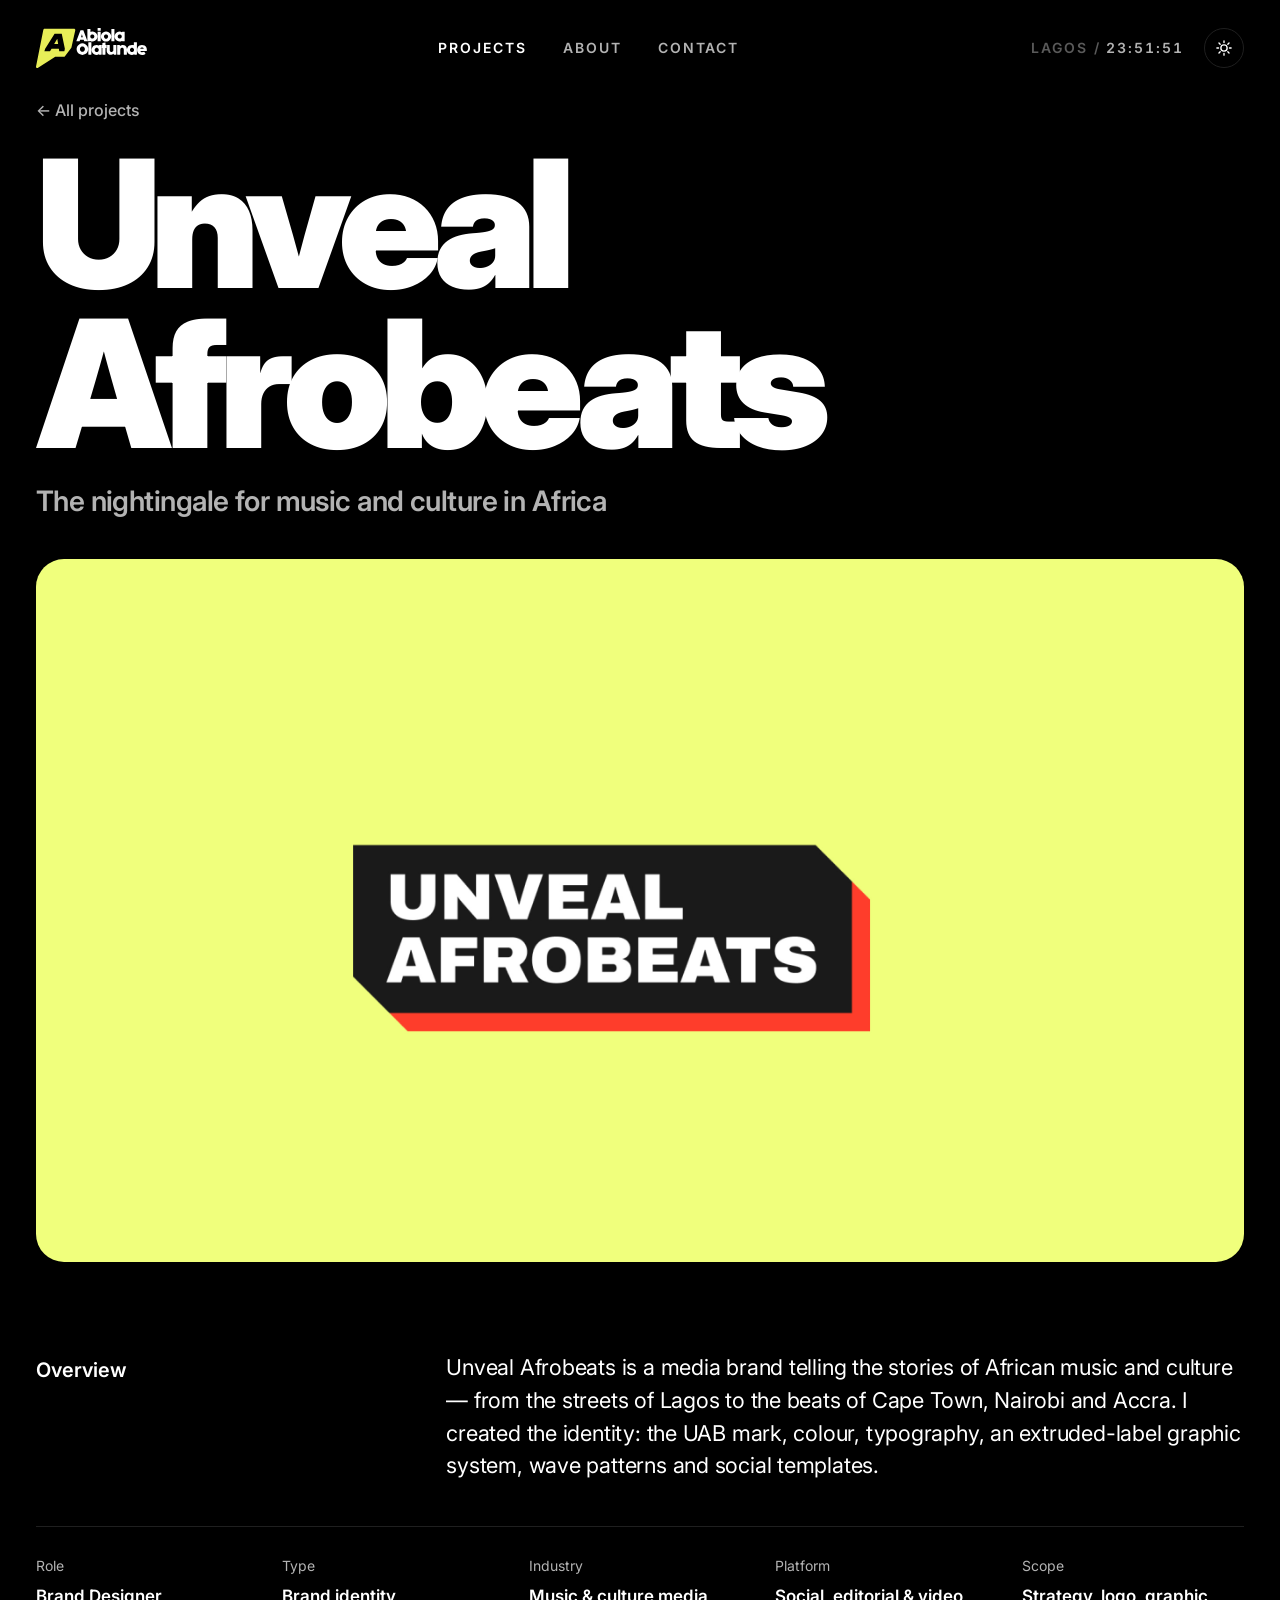
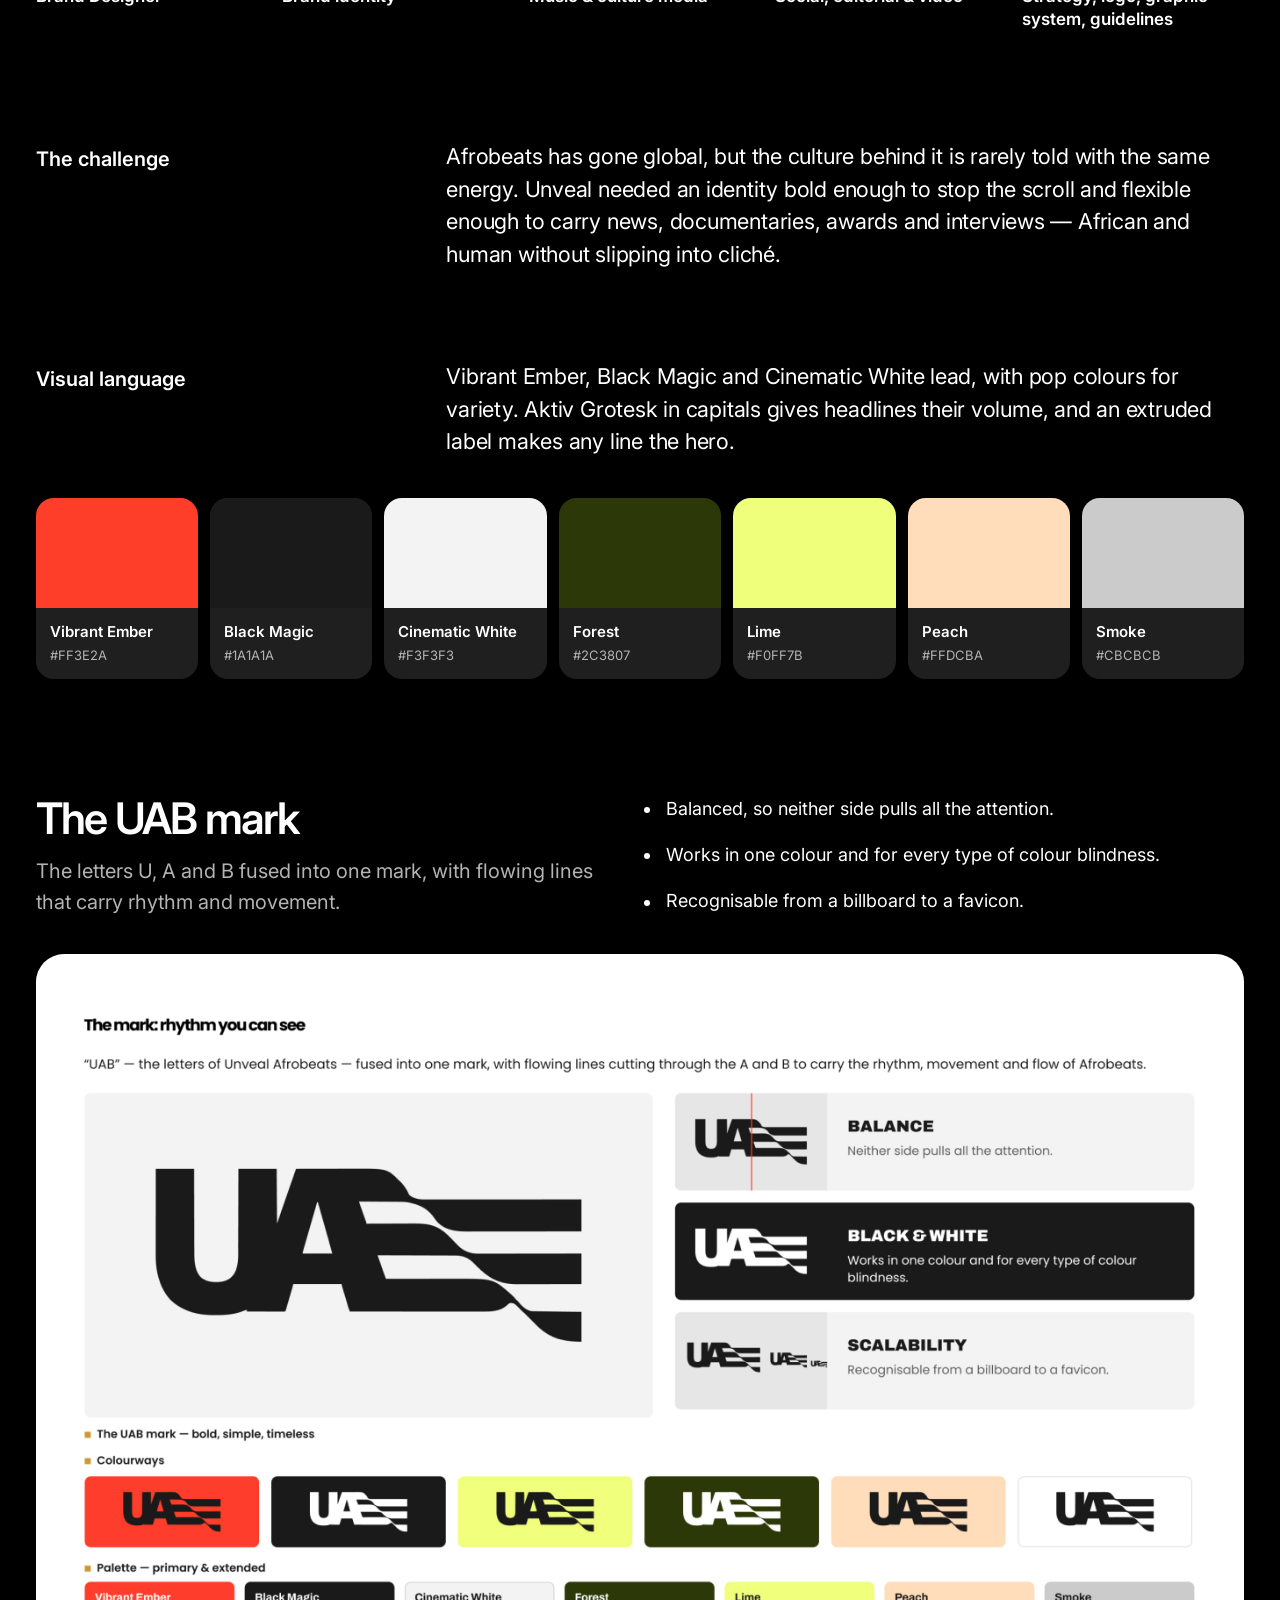
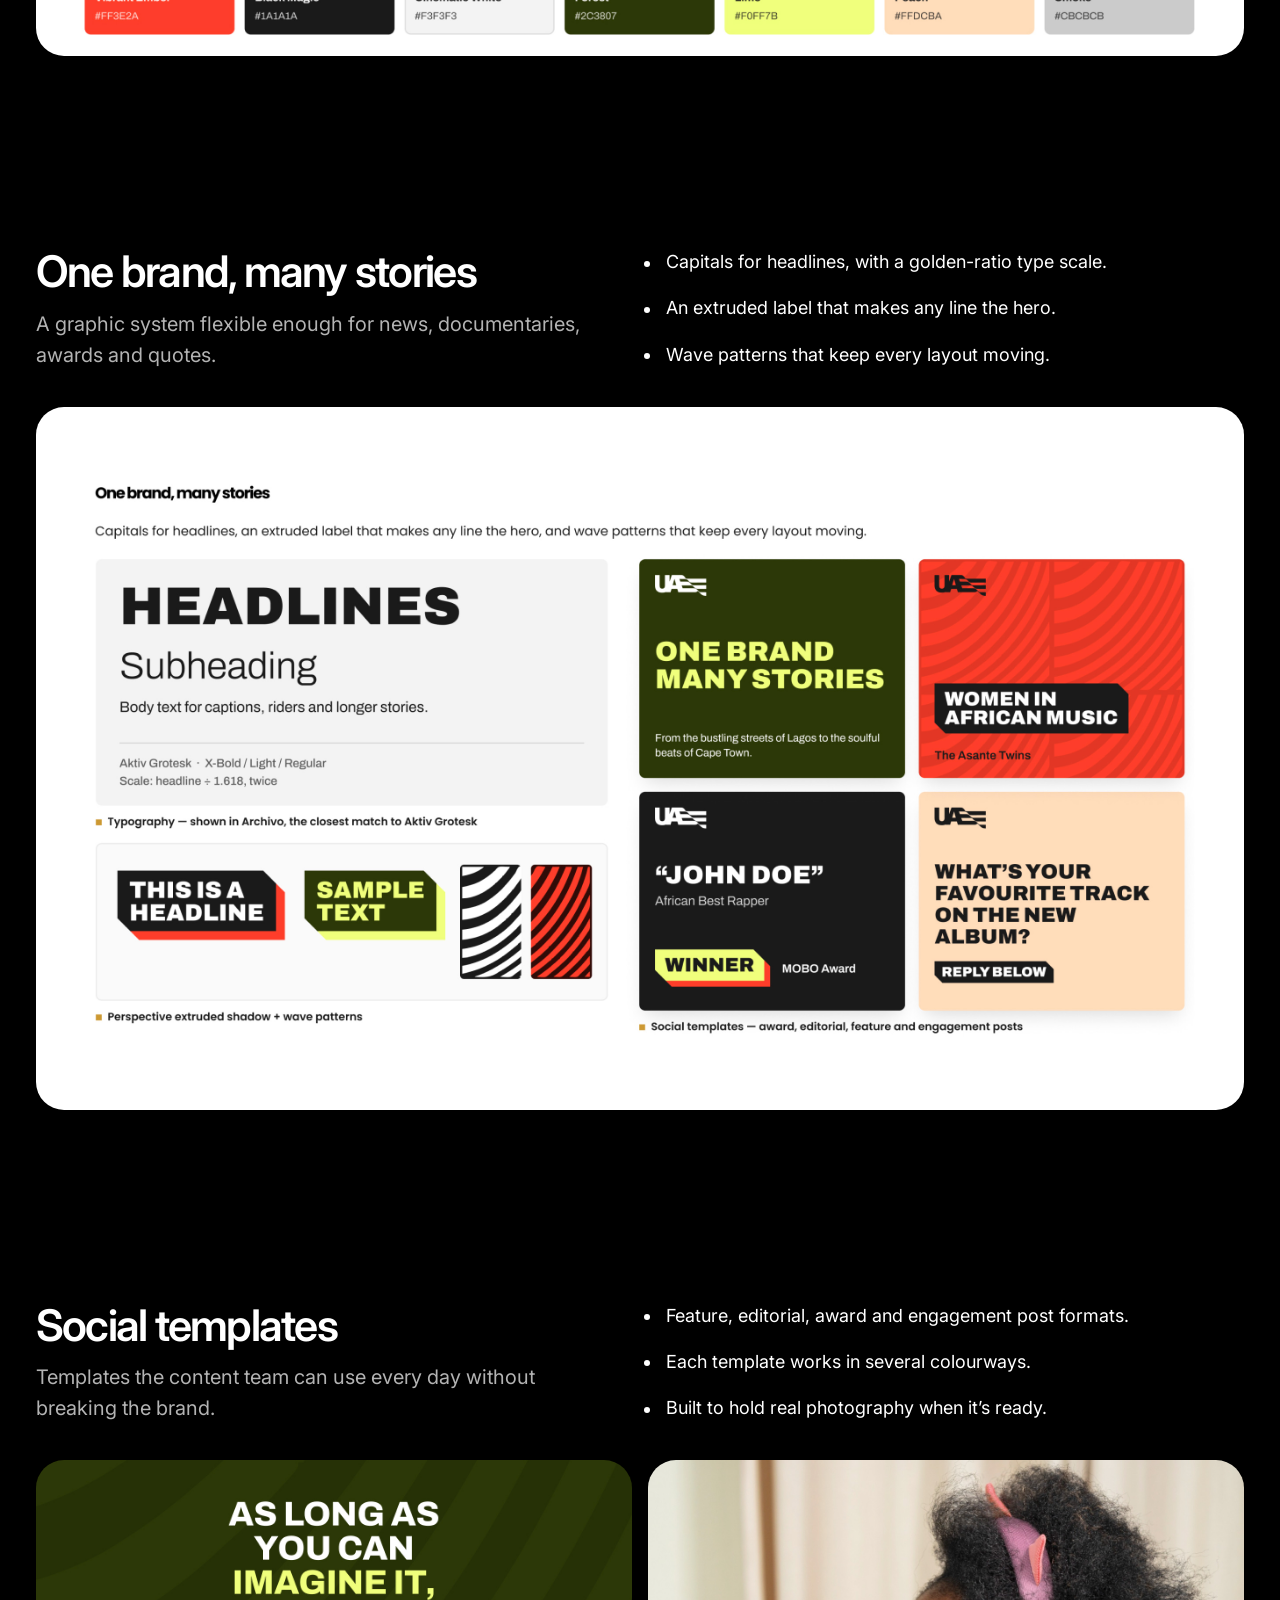
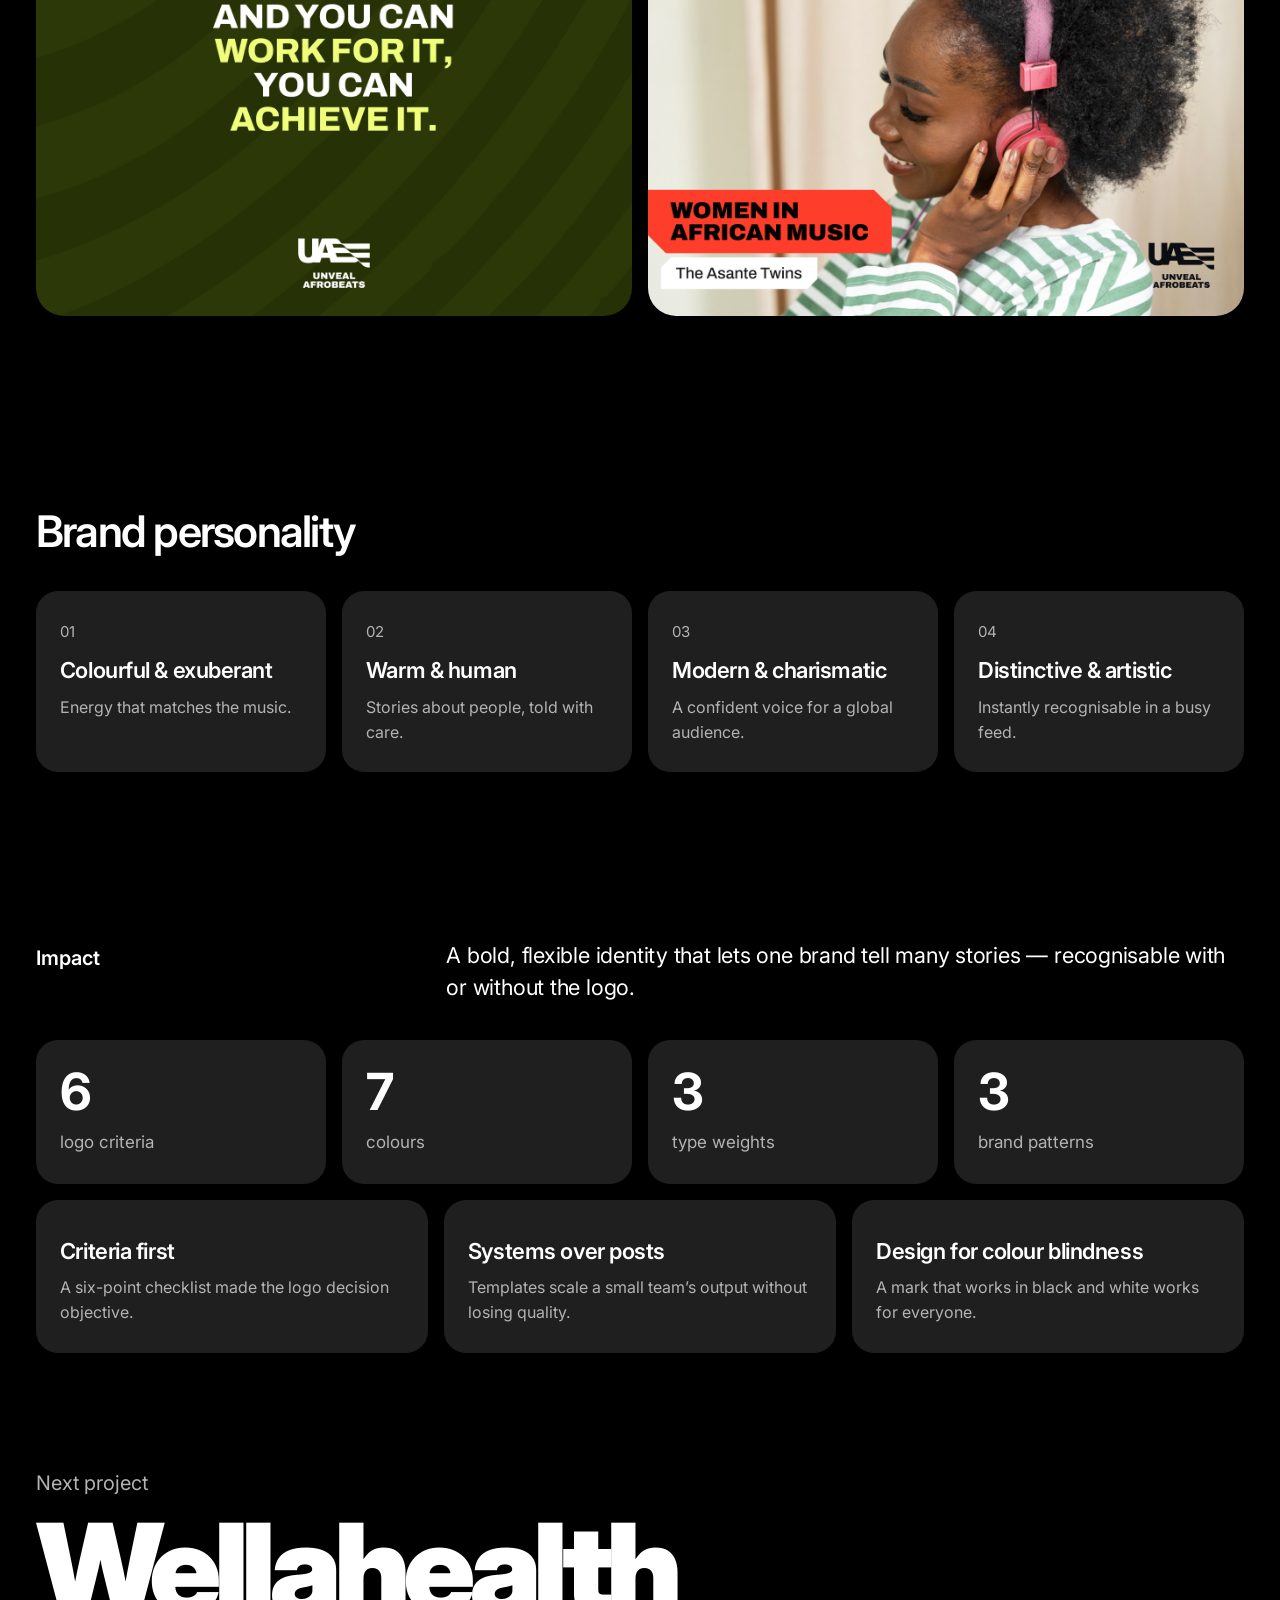
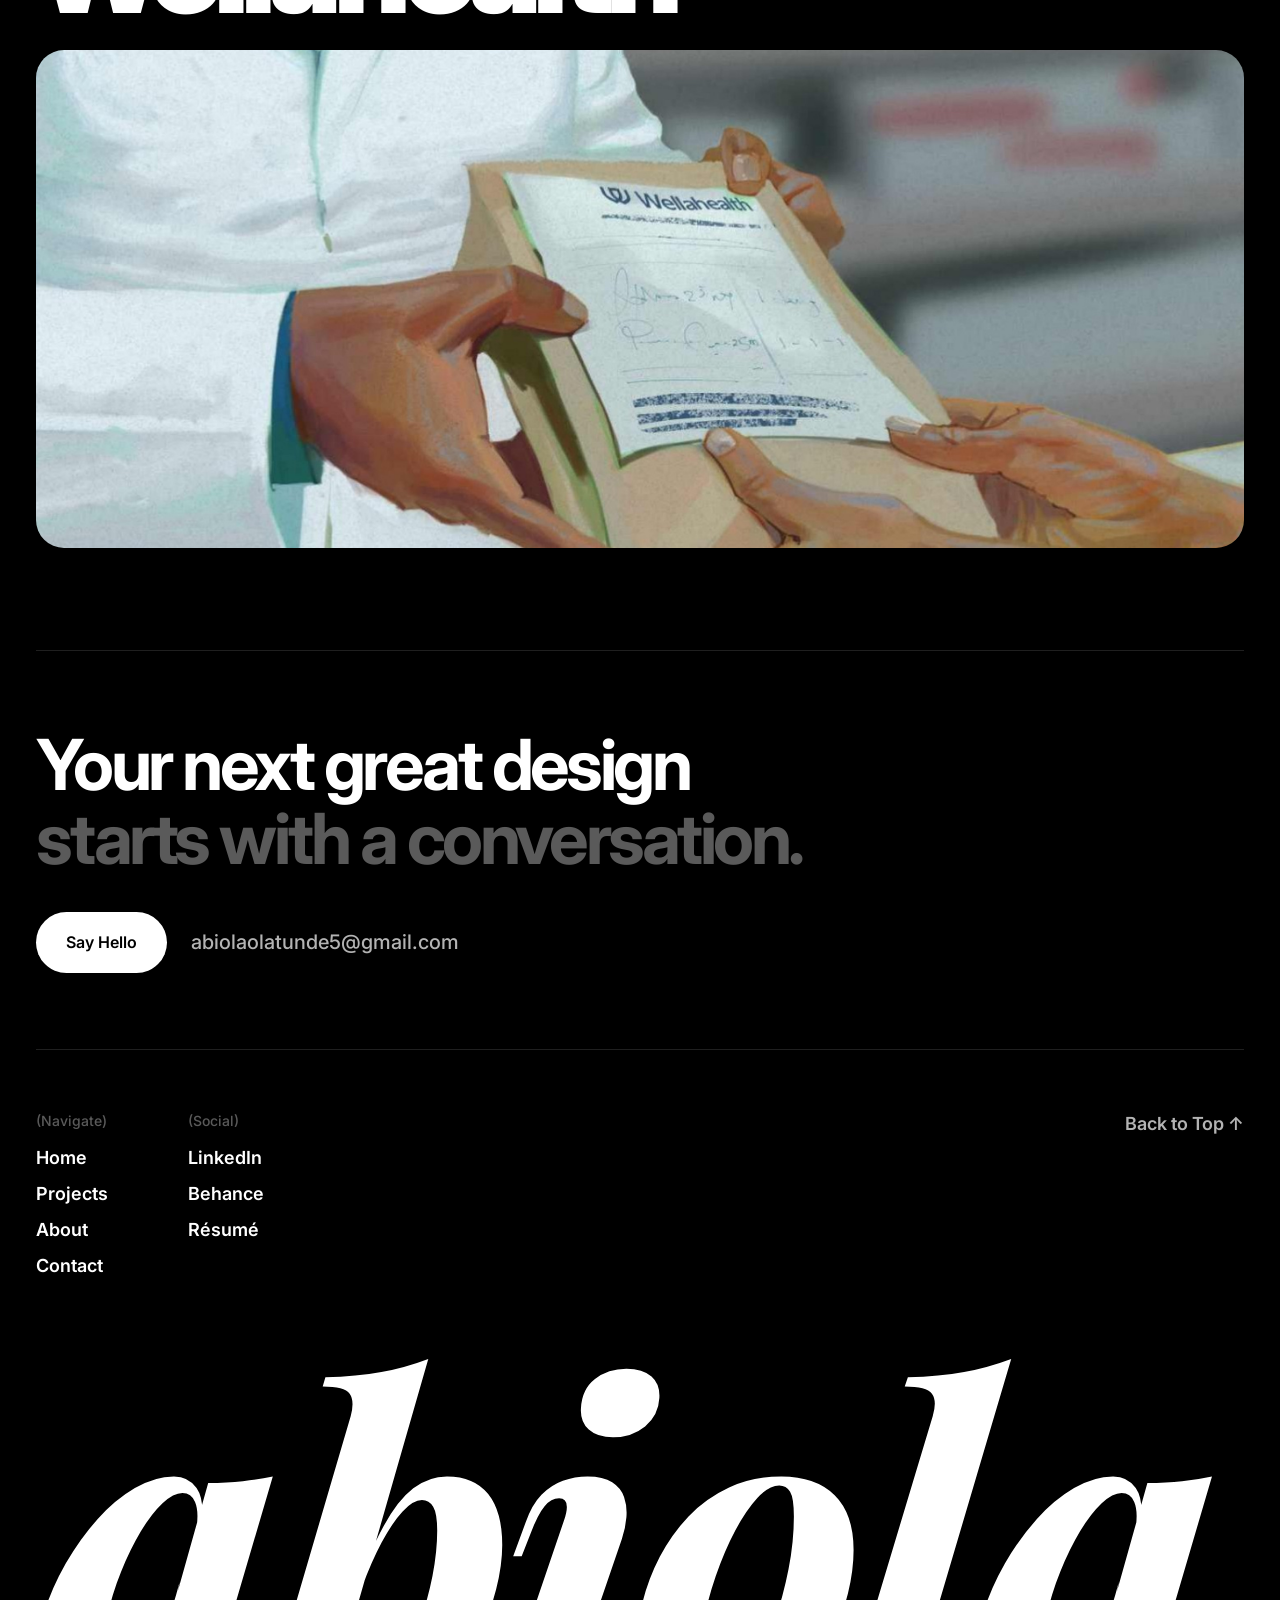
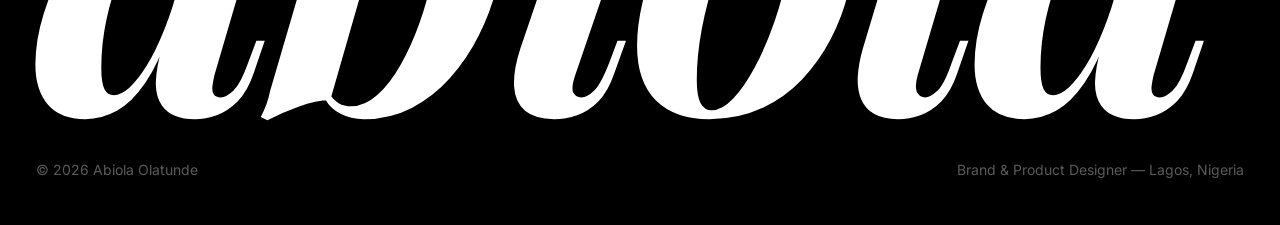
<file: work/unveal.html>
<!doctype html><html lang="en"><head><meta charset="utf-8"><meta name="viewport" content="width=device-width,initial-scale=1">
<title>Unveal Afrobeats — Abiola Olatunde</title><meta name="description" content="The nightingale for music and culture in Africa"><meta property="og:title" content="Unveal Afrobeats — Abiola Olatunde"><meta property="og:description" content="The nightingale for music and culture in Africa"><meta property="og:image" content="../assets/img/card-podstrm.jpg">
<script>(function(){var t;try{t=localStorage.getItem('theme');}catch(e){}document.documentElement.setAttribute('data-theme',t==='light'?'light':'dark');})();</script>
<link rel="icon" href="../assets/favicon.svg" type="image/svg+xml"><link rel="preconnect" href="https://fonts.googleapis.com"><link rel="preconnect" href="https://fonts.gstatic.com" crossorigin>
<link href="https://fonts.googleapis.com/css2?family=Inter:wght@400;500;600;700;900&display=swap" rel="stylesheet"><link rel="preload" href="../assets/fonts/playfair-display-latin-700-italic.woff2" as="font" type="font/woff2" crossorigin><link rel="stylesheet" href="../assets/style.css"></head><body><header class="site-head" data-appear><a class="logo" href="../"><svg class="brand-logo" viewBox="0 0 383.6 138.4" role="img" aria-label="Abiola Olatunde"><path class="logo-mark" fill="#E8EE58" fill-rule="evenodd" d="M 131.4,2.6 L 30,2.6 C 27.8,2.6 25.8,4.1 25.4,6.3 L 0.1,132.9 C -0.7,136.9 3.7,139.9 7.2,137.7 L 65.3,100 C 66,99.5 66.9,99.3 67.8,99.3 L 96.6,99.3 C 98,99.3 99.4,98.6 100.2,97.5 L 121.7,69.5 C 122.2,69 122.4,68.4 122.6,67.7 L 135.9,8.2 C 136.5,5.3 134.3,2.6 131.4,2.6 L 131.4,2.6 M 29,80.5 L 48.5,80.5 L 53.8,71.4 L 79.1,71.5 L 80.5,80.5 L 98.2,80.5 L 99.9,71.4 L 89.1,19.7 L 64.3,19.7 L 31.7,71.5 L 29,80.5 L 29,80.5 M 62.8,55.7 L 76.6,55.7 L 73.6,37.2 L 62.8,55.7 L 62.8,55.7"/><path fill="currentColor" fill-rule="evenodd" d="M 177.8,44.8 C 177.9,45 178,45.1 178,45.3 C 178,45.5 177.9,45.7 177.7,45.9 C 177.5,46 177.3,46.1 177,46.1 L 167.7,46.1 C 167,46.1 166.6,45.8 166.4,45.1 L 165.1,40.9 L 152.6,40.9 L 151.3,45.1 C 151.1,45.8 150.6,46.1 150,46.1 L 140.8,46.1 C 140.4,46.1 140.2,46 140,45.9 C 139.8,45.7 139.7,45.5 139.7,45.3 C 139.7,45.1 139.8,45 139.8,44.8 L 153.6,8.5 C 153.9,7.9 154.3,7.6 154.9,7.6 L 162.8,7.6 C 163.5,7.6 163.9,7.9 164.1,8.5 L 177.8,44.8 L 177.8,44.8 M 162,31.6 L 159.4,23.1 L 158.8,21.1 L 158.4,23.1 L 155.8,31.6 L 162,31.6 L 162,31.6 M 195.1,12.4 C 198.3,12.4 201.2,13.1 203.9,14.7 C 206.5,16.2 208.7,18.3 210.2,20.9 C 211.8,23.6 212.6,26.4 212.6,29.5 C 212.6,32.7 211.8,35.6 210.3,38.2 C 208.7,40.9 206.6,43 203.9,44.5 C 201.2,46.1 198.3,46.9 195.1,46.9 C 192.2,46.9 189.6,46.1 187.5,44.7 L 186.6,45.3 C 186.3,45.8 185.9,46.1 185.3,46.1 L 178.9,46.1 C 178.6,46.1 178.3,46 178.1,45.8 C 177.9,45.6 177.8,45.3 177.8,45 L 177.8,4.4 C 177.8,3.7 178.2,3.3 178.9,3.3 L 187.3,3.3 C 188,3.3 188.4,3.7 188.4,4.4 L 188.4,13.7 C 189.4,13.3 190.4,12.9 191.5,12.7 C 192.6,12.5 193.8,12.4 195.1,12.4 L 195.1,12.4 M 194.9,36.7 C 196.3,36.7 197.5,36.4 198.5,35.8 C 199.6,35.2 200.4,34.4 201,33.3 C 201.6,32.3 201.9,31.1 201.9,29.7 C 201.9,28.3 201.6,27.1 201,26 C 200.4,24.9 199.5,24.1 198.5,23.5 C 197.4,22.8 196.2,22.5 194.9,22.5 C 193.5,22.5 192.4,22.8 191.3,23.5 C 190.2,24.1 189.3,24.9 188.7,26 C 188.1,27.1 187.8,28.3 187.8,29.7 C 187.8,31 188.1,32.2 188.8,33.3 C 189.4,34.4 190.2,35.2 191.3,35.8 C 192.4,36.3 193.6,36.6 194.9,36.6 L 194.9,36.7 M 214.3,9.7 C 213.6,9.7 213.2,9.3 213.2,8.6 L 213.2,1.2 C 213.2,0.4 213.6,1.1e-13 214.3,1.1e-13 L 222.8,1.1e-13 C 223.5,1.1e-13 223.9,0.4 223.9,1.2 L 223.9,8.6 C 223.9,9.3 223.5,9.7 222.8,9.7 L 214.3,9.7 M 223.9,45 C 223.9,45.3 223.8,45.6 223.6,45.8 C 223.4,46 223.1,46.1 222.7,46.1 L 214.4,46.1 C 214,46.1 213.7,46 213.5,45.8 C 213.3,45.6 213.2,45.3 213.2,45 L 213.2,14 C 213.2,13.3 213.6,12.9 214.4,12.9 L 222.7,12.9 C 223.5,12.9 223.9,13.3 223.9,14 L 223.9,45 L 223.9,45 M 242.3,47 C 239,47 236,46.2 233.3,44.7 C 230.6,43.1 228.5,41 226.9,38.4 C 225.3,35.8 224.6,32.9 224.6,29.8 C 224.6,26.6 225.4,23.7 226.9,21 C 228.5,18.3 230.7,16.2 233.4,14.7 C 236.1,13.1 239.1,12.4 242.3,12.4 C 245.6,12.4 248.6,13.1 251.3,14.7 C 254.1,16.2 256.2,18.3 257.8,21 C 259.4,23.7 260.2,26.6 260.2,29.8 C 260.2,32.9 259.4,35.8 257.8,38.4 C 256.2,41 254,43.1 251.3,44.7 C 248.5,46.2 245.5,47 242.3,47 L 242.3,47 M 242.4,36.8 C 243.7,36.8 244.9,36.5 246,35.9 C 247.1,35.2 248,34.4 248.6,33.3 C 249.2,32.2 249.5,31 249.5,29.7 C 249.5,28.3 249.2,27.1 248.6,26 C 248,25 247.1,24.1 246,23.5 C 244.9,22.9 243.7,22.6 242.4,22.6 C 241,22.6 239.8,22.9 238.7,23.5 C 237.7,24.1 236.8,25 236.2,26 C 235.5,27.1 235.2,28.3 235.2,29.7 C 235.2,31 235.5,32.2 236.2,33.3 C 236.8,34.4 237.7,35.2 238.7,35.9 C 239.8,36.5 241,36.8 242.4,36.8 M 271.4,45 C 271.4,45.7 271,46.1 270.2,46.1 L 261.9,46.1 C 261.6,46.1 261.3,46 261.1,45.8 C 260.9,45.6 260.8,45.3 260.8,45 L 260.8,4.5 C 260.8,4.2 260.9,3.9 261.1,3.7 C 261.3,3.5 261.6,3.4 261.9,3.4 L 270.2,3.4 C 271,3.4 271.4,3.8 271.4,4.5 L 271.4,45 L 271.4,45 M 298.2,13.7 C 298.4,13.4 298.5,13.2 298.8,13.1 C 299,13 299.2,12.9 299.5,12.9 L 305.6,12.9 C 306.4,12.9 306.8,13.3 306.8,14 L 306.8,45 C 306.8,45.3 306.7,45.6 306.5,45.8 C 306.3,46 306,46.1 305.6,46.1 L 299.3,46.1 C 298.7,46.1 298.3,45.8 298,45.3 L 297.1,44.7 C 294.9,46.1 292.4,46.8 289.4,46.8 C 286.3,46.8 283.4,46.1 280.7,44.5 C 278,42.9 275.9,40.9 274.3,38.2 C 272.8,35.6 272,32.7 272,29.5 C 272,26.4 272.8,23.5 274.3,20.9 C 275.9,18.3 278,16.2 280.7,14.7 C 283.4,13.1 286.3,12.4 289.5,12.4 C 292.5,12.4 295,13.1 297.2,14.6 L 298.2,13.7 L 298.2,13.7 M 289.7,36.7 C 291,36.7 292.2,36.4 293.3,35.8 C 294.4,35.2 295.2,34.4 295.8,33.3 C 296.5,32.2 296.8,31 296.8,29.7 C 296.8,28.3 296.5,27.1 295.9,26 C 295.2,24.9 294.4,24.1 293.3,23.5 C 292.2,22.9 291.1,22.5 289.7,22.5 C 288.4,22.5 287.2,22.9 286.1,23.5 C 285.1,24.1 284.2,24.9 283.6,26 C 283,27.1 282.7,28.3 282.7,29.7 C 282.7,31.1 283,32.3 283.6,33.3 C 284.2,34.4 285,35.2 286.1,35.8 C 287.1,36.4 288.3,36.7 289.7,36.7 L 289.7,36.7 M 160.5,93 C 156.8,93 153.4,92.1 150.4,90.3 C 147.3,88.5 144.9,86.1 143.1,83.1 C 141.4,80 140.5,76.7 140.5,73 C 140.5,69.4 141.4,66 143.1,63 C 144.9,59.9 147.3,57.6 150.4,55.8 C 153.4,54 156.8,53.1 160.5,53.1 C 164.2,53.1 167.6,54 170.7,55.8 C 173.8,57.6 176.2,60 177.9,63 C 179.7,66 180.6,69.4 180.6,73 C 180.6,76.7 179.7,80 177.9,83.1 C 176.2,86.1 173.8,88.5 170.7,90.3 C 167.6,92.1 164.2,93 160.5,93 M 160.5,82.2 C 162,82.2 163.4,81.8 164.8,81 C 166.1,80.2 167.1,79.1 167.9,77.7 C 168.7,76.3 169.1,74.8 169.1,73.1 C 169.1,71.4 168.7,69.8 167.9,68.5 C 167.1,67.1 166.1,66 164.8,65.2 C 163.5,64.4 162,64 160.6,64 C 159.1,64 157.6,64.4 156.3,65.2 C 155,66 154,67.1 153.2,68.5 C 152.4,69.8 152,71.4 152,73.1 C 152,74.8 152.4,76.3 153.2,77.7 C 154,79.1 155,80.2 156.3,81 C 157.6,81.8 159.1,82.2 160.6,82.2 L 160.5,82.2 M 191.7,91.2 C 191.7,91.9 191.3,92.3 190.6,92.3 L 182.3,92.3 C 181.9,92.3 181.6,92.2 181.4,92 C 181.2,91.8 181.1,91.5 181.1,91.2 L 181.1,50.7 C 181.1,50.4 181.2,50.1 181.4,49.9 C 181.6,49.7 181.9,49.6 182.3,49.6 L 190.6,49.6 C 191.3,49.6 191.7,50 191.7,50.7 L 191.7,91.2 L 191.7,91.2 M 218.5,60 C 218.7,59.7 218.9,59.5 219.1,59.3 C 219.3,59.2 219.6,59.1 219.9,59.1 L 226,59.1 C 226.8,59.1 227.1,59.5 227.1,60.2 L 227.1,91.2 C 227.1,91.5 227,91.8 226.8,92 C 226.6,92.2 226.4,92.3 226,92.3 L 219.6,92.3 C 219,92.3 218.6,92.1 218.3,91.5 L 217.4,90.9 C 215.3,92.4 212.7,93.1 209.8,93.1 C 206.6,93.1 203.7,92.3 201,90.7 C 198.4,89.2 196.2,87.1 194.7,84.4 C 193.1,81.8 192.3,78.9 192.3,75.8 C 192.3,72.6 193.1,69.8 194.7,67.1 C 196.3,64.5 198.4,62.4 201.1,60.9 C 203.8,59.4 206.7,58.6 209.8,58.6 C 212.8,58.6 215.4,59.3 217.6,60.8 L 218.5,60 M 210,82.9 C 211.3,82.9 212.5,82.6 213.6,82 C 214.7,81.4 215.5,80.6 216.2,79.5 C 216.8,78.4 217.1,77.2 217.1,75.9 C 217.1,74.5 216.8,73.3 216.2,72.2 C 215.6,71.1 214.7,70.3 213.7,69.7 C 212.6,69.1 211.4,68.7 210.1,68.7 C 208.7,68.7 207.5,69.1 206.5,69.7 C 205.4,70.3 204.5,71.1 203.9,72.2 C 203.3,73.3 203,74.5 203,75.9 C 203,77.3 203.3,78.5 203.9,79.5 C 204.5,80.6 205.3,81.4 206.4,82 C 207.5,82.6 208.7,82.9 210,82.9 L 210,82.9 M 240.3,91.2 C 240.3,91.5 240.2,91.8 240,92 C 239.8,92.2 239.6,92.3 239.2,92.3 L 230.8,92.3 C 230.5,92.3 230.2,92.2 230,92 C 229.8,91.8 229.7,91.6 229.7,91.2 L 229.7,69 L 227.4,69 C 227,69 226.7,68.9 226.5,68.7 C 226.3,68.5 226.2,68.2 226.2,67.8 L 226.2,60.2 C 226.2,59.5 226.6,59.1 227.4,59.1 L 229.6,59.1 L 229.6,53.1 C 229.6,52.4 229.9,52 230.6,51.8 L 239.1,50.2 C 239.2,50.2 239.3,50.2 239.4,50.2 C 239.7,50.2 239.9,50.2 240.1,50.4 C 240.3,50.6 240.4,50.9 240.4,51.2 L 240.4,59.1 L 245,59.1 C 245.7,59.1 246.1,59.5 246.1,60.2 L 246.1,67.9 C 246.1,68.2 246,68.5 245.8,68.7 C 245.6,68.9 245.3,69 245,69 L 240.3,69 L 240.3,91.2 L 240.3,91.2 M 267.5,60.2 C 267.5,59.5 267.9,59.1 268.6,59.1 L 277,59.1 C 277.8,59.1 278.1,59.5 278.1,60.2 L 278.1,91.2 C 278.1,91.9 277.8,92.3 277,92.3 L 270.7,92.3 C 270,92.3 269.6,92 269.3,91.5 L 267.9,89.1 C 266.6,90.2 265,91.1 263.2,91.8 C 261.4,92.5 259.7,92.8 258.1,92.8 C 255.4,92.8 253,92.2 251,91 C 249,89.7 247.4,88 246.3,85.7 C 245.1,83.4 244.6,80.8 244.6,77.8 L 244.6,60.3 C 244.6,59.5 245,59.1 245.7,59.1 L 254.1,59.1 C 254.9,59.1 255.2,59.5 255.2,60.3 L 255.2,76.6 C 255.2,77.9 255.5,79 255.9,80 C 256.4,81 257.1,81.8 257.9,82.3 C 258.8,82.9 259.8,83.1 260.9,83.1 C 262.2,83.1 263.3,82.9 264.3,82.3 C 265.3,81.7 266.1,80.9 266.7,80 C 267.2,79.1 267.5,78.1 267.5,77.1 L 267.5,60.3 L 267.5,60.2 M 300.9,58.6 C 303.7,58.6 306,59.2 308.1,60.4 C 310.1,61.7 311.7,63.5 312.8,65.7 C 313.9,68 314.5,70.7 314.5,73.6 L 314.5,91.2 C 314.5,91.9 314.1,92.3 313.4,92.3 L 305,92.3 C 304.2,92.3 303.8,91.9 303.8,91.2 L 303.8,74.8 C 303.8,73.5 303.6,72.4 303.1,71.4 C 302.7,70.4 302,69.6 301.1,69.1 C 300.3,68.6 299.3,68.3 298.2,68.3 C 296.9,68.3 295.8,68.6 294.8,69.2 C 293.8,69.7 293,70.5 292.4,71.4 C 291.9,72.4 291.6,73.3 291.6,74.3 L 291.6,91.2 C 291.6,91.5 291.5,91.8 291.3,92 C 291.1,92.2 290.8,92.3 290.4,92.3 L 282.1,92.3 C 281.7,92.3 281.4,92.2 281.2,92 C 281,91.8 280.9,91.5 280.9,91.2 L 280.9,60.2 C 280.9,59.5 281.3,59.1 282.1,59.1 L 288.4,59.1 C 289,59.1 289.5,59.4 289.8,59.9 L 291.2,62.3 C 292.5,61.2 294.1,60.3 295.9,59.6 C 297.7,58.9 299.4,58.6 300.9,58.6 L 300.9,58.6 M 338.6,50.6 C 338.6,49.9 339,49.5 339.7,49.5 L 348.1,49.5 C 348.8,49.5 349.2,49.9 349.2,50.6 L 349.2,91.2 C 349.2,91.5 349.1,91.8 348.9,92 C 348.7,92.2 348.4,92.3 348.1,92.3 L 341.7,92.3 C 341.1,92.3 340.7,92 340.4,91.5 L 339.5,90.9 C 337.3,92.4 334.8,93.1 331.9,93.1 C 328.7,93.1 325.8,92.3 323.1,90.7 C 320.4,89.2 318.3,87.1 316.7,84.4 C 315.2,81.8 314.4,78.9 314.4,75.8 C 314.4,72.6 315.2,69.8 316.8,67.1 C 318.3,64.5 320.5,62.4 323.1,60.9 C 325.8,59.3 328.7,58.6 331.9,58.6 C 333.2,58.6 334.4,58.7 335.5,58.9 C 336.6,59.1 337.6,59.5 338.6,59.9 L 338.6,50.6 L 338.6,50.6 M 332.1,82.9 C 333.4,82.9 334.6,82.6 335.7,82 C 336.8,81.4 337.6,80.6 338.3,79.5 C 338.9,78.4 339.2,77.2 339.2,75.9 C 339.2,74.5 338.9,73.3 338.3,72.2 C 337.7,71.1 336.8,70.3 335.7,69.7 C 334.7,69 333.5,68.7 332.1,68.7 C 330.8,68.7 329.6,69 328.5,69.7 C 327.5,70.3 326.6,71.1 326,72.2 C 325.4,73.3 325.1,74.5 325.1,75.9 C 325.1,77.2 325.4,78.5 326,79.5 C 326.6,80.6 327.4,81.4 328.5,82 C 329.5,82.6 330.7,82.9 332.1,82.9 L 332.1,82.9 M 367.3,93.2 C 363.9,93.2 360.9,92.4 358.2,90.8 C 355.6,89.3 353.5,87.2 352,84.5 C 350.6,81.9 349.8,79 349.8,75.9 C 349.8,72.8 350.5,69.9 352,67.2 C 353.4,64.6 355.3,62.5 357.9,60.9 C 360.4,59.4 363.3,58.6 366.6,58.6 C 370.1,58.6 373.2,59.3 375.7,60.8 C 378.3,62.3 380.2,64.3 381.6,66.9 C 382.9,69.5 383.6,72.5 383.6,75.9 C 383.6,76.8 383.6,77.6 383.5,78.4 C 383.4,79.1 383,79.5 382.3,79.5 L 360.8,79.5 C 361.5,80.9 362.4,81.9 363.6,82.7 C 364.9,83.4 366.2,83.7 367.8,83.7 C 368.8,83.7 369.7,83.6 370.5,83.3 C 371.3,83 372.2,82.6 373,82.1 C 373.2,81.9 373.5,81.8 373.7,81.8 C 374,81.8 374.3,82 374.5,82.4 L 378.5,88 C 378.7,88.2 378.7,88.5 378.7,88.7 C 378.7,89.1 378.6,89.3 378.3,89.6 C 376.8,90.7 375.1,91.6 373.2,92.2 C 371.4,92.8 369.4,93.2 367.3,93.2 L 367.3,93.2 M 373.1,71.7 C 372.5,70.4 371.8,69.3 370.7,68.6 C 369.6,68 368.4,67.6 366.9,67.6 C 365.5,67.6 364.2,68 363.1,68.7 C 362.1,69.3 361.3,70.4 360.7,71.7 L 373.1,71.7 L 373.1,71.7"/></svg></a><nav class="nav" aria-label="Main"><a href="../projects" aria-current="page">PROJECTS</a><a href="../about">ABOUT</a><a href="../contact">CONTACT</a></nav><div class="head-right"><div class="clock"><span>LAGOS / </span><time data-clock>--:--:--</time></div><button class="theme-toggle" type="button" data-theme-toggle aria-label="Switch to light mode"><svg class="sun" viewBox="0 0 24 24" fill="none" stroke="currentColor" stroke-width="1.8" stroke-linecap="round" aria-hidden="true"><circle cx="12" cy="12" r="4.2"/><path d="M12 2.5v2.2M12 19.3v2.2M2.5 12h2.2M19.3 12h2.2M5.3 5.3l1.6 1.6M17.1 17.1l1.6 1.6M5.3 18.7l1.6-1.6M17.1 6.9l1.6-1.6"/></svg><svg class="moon" viewBox="0 0 24 24" fill="none" stroke="currentColor" stroke-width="1.8" stroke-linejoin="round" aria-hidden="true"><path d="M20.5 14.3A8.5 8.5 0 0 1 9.7 3.5a8.5 8.5 0 1 0 10.8 10.8z"/></svg></button></div></header><main class="wrap">
<div data-appear="late"><a class="back fadelink" href="../projects">← All projects</a><h1 class="proj-title">Unveal Afrobeats</h1><p class="proj-sub">The nightingale for music and culture in Africa</p></div>
<div style="margin-top:40px"><div class="frame" style="aspect-ratio:1376/800"><img src="../assets/img/unveal-hero.jpg" width="1376" height="800" alt="" loading="lazy"></div></div>
<div class="split"><h2>Overview</h2><p>Unveal Afrobeats is a media brand telling the stories of African music and culture — from the streets of Lagos to the beats of Cape Town, Nairobi and Accra. I created the identity: the UAB mark, colour, typography, an extruded-label graphic system, wave patterns and social templates.</p></div><dl class="meta"><div><dt>Role</dt><dd>Brand Designer</dd></div><div><dt>Type</dt><dd>Brand identity</dd></div><div><dt>Industry</dt><dd>Music &amp; culture media</dd></div><div><dt>Platform</dt><dd>Social, editorial &amp; video</dd></div><div><dt>Scope</dt><dd>Strategy, logo, graphic system, guidelines</dd></div></dl>
<div class="split"><h2>The challenge</h2><p>Afrobeats has gone global, but the culture behind it is rarely told with the same energy. Unveal needed an identity bold enough to stop the scroll and flexible enough to carry news, documentaries, awards and interviews — African and human without slipping into cliché.</p></div>
<div class="split"><h2>Visual language</h2><p>Vibrant Ember, Black Magic and Cinematic White lead, with pop colours for variety. Aktiv Grotesk in capitals gives headlines their volume, and an extruded label makes any line the hero.</p></div><div class="palette"><div class="swatch"><i style="background:#FF3E2A"></i><b>Vibrant Ember</b><span>#FF3E2A</span></div><div class="swatch"><i style="background:#1A1A1A"></i><b>Black Magic</b><span>#1A1A1A</span></div><div class="swatch"><i style="background:#F3F3F3"></i><b>Cinematic White</b><span>#F3F3F3</span></div><div class="swatch"><i style="background:#2C3807"></i><b>Forest</b><span>#2C3807</span></div><div class="swatch"><i style="background:#F0FF7B"></i><b>Lime</b><span>#F0FF7B</span></div><div class="swatch"><i style="background:#FFDCBA"></i><b>Peach</b><span>#FFDCBA</span></div><div class="swatch"><i style="background:#CBCBCB"></i><b>Smoke</b><span>#CBCBCB</span></div></div>
<section class="feature"><div class="feature-top"><div><h2>The UAB mark</h2><p class="intro">The letters U, A and B fused into one mark, with flowing lines that carry rhythm and movement.</p></div><ul><li>Balanced, so neither side pulls all the attention.</li><li>Works in one colour and for every type of colour blindness.</li><li>Recognisable from a billboard to a favicon.</li></ul></div><div class="frame" style="aspect-ratio:1376/800"><img src="../assets/img/unveal-s1-1.jpg" width="1376" height="800" alt="" loading="lazy"></div></section><section class="feature"><div class="feature-top"><div><h2>One brand, many stories</h2><p class="intro">A graphic system flexible enough for news, documentaries, awards and quotes.</p></div><ul><li>Capitals for headlines, with a golden-ratio type scale.</li><li>An extruded label that makes any line the hero.</li><li>Wave patterns that keep every layout moving.</li></ul></div><div class="frame" style="aspect-ratio:1376/800"><img src="../assets/img/unveal-s2-1.jpg" width="1376" height="800" alt="" loading="lazy"></div></section><section class="feature"><div class="feature-top"><div><h2>Social templates</h2><p class="intro">Templates the content team can use every day without breaking the brand.</p></div><ul><li>Feature, editorial, award and engagement post formats.</li><li>Each template works in several colourways.</li><li>Built to hold real photography when it’s ready.</li></ul></div><div class="imgs two"><div class="frame" style="aspect-ratio:680/520"><img src="../assets/img/unveal-s3-1.jpg" width="680" height="520" alt="" loading="lazy"></div><div class="frame" style="aspect-ratio:680/520"><img src="../assets/img/unveal-s3-2.jpg" width="680" height="520" alt="" loading="lazy"></div></div></section>
<section class="feature"><h2 class="h-sec">Brand personality</h2><div class="cards"><div class="c"><small>01</small><h3>Colourful &amp; exuberant</h3><p>Energy that matches the music.</p></div><div class="c"><small>02</small><h3>Warm &amp; human</h3><p>Stories about people, told with care.</p></div><div class="c"><small>03</small><h3>Modern &amp; charismatic</h3><p>A confident voice for a global audience.</p></div><div class="c"><small>04</small><h3>Distinctive &amp; artistic</h3><p>Instantly recognisable in a busy feed.</p></div></div></section>
<div class="split"><h2>Impact</h2><p>A bold, flexible identity that lets one brand tell many stories — recognisable with or without the logo.</p></div><div class="cards"><div class="c stat"><b>6</b><span>logo criteria</span></div><div class="c stat"><b>7</b><span>colours</span></div><div class="c stat"><b>3</b><span>type weights</span></div><div class="c stat"><b>3</b><span>brand patterns</span></div></div><div class="cards three"><div class="c"><h3>Criteria first</h3><p>A six-point checklist made the logo decision objective.</p></div><div class="c"><h3>Systems over posts</h3><p>Templates scale a small team’s output without losing quality.</p></div><div class="c"><h3>Design for colour blindness</h3><p>A mark that works in black and white works for everyone.</p></div></div>
<a class="next" href="wellahealth"><small>Next project</small><h2>Wellahealth</h2><div class="frame"><img src="../assets/img/wellahealth-hero.jpg" alt="Wellahealth" loading="lazy"></div></a>
</main><div class="wrap"><section class="cta"><h2>Your next great design<br><span>starts with a conversation.</span></h2><div class="actions"><a class="btn" href="mailto:abiolaolatunde5@gmail.com">Say Hello</a><a class="mail fadelink" href="mailto:abiolaolatunde5@gmail.com">abiolaolatunde5@gmail.com</a></div></section>
<footer><div class="foot"><div><h4>(Navigate)</h4><a class="fadelink" href="../">Home</a><a class="fadelink" href="../projects">Projects</a><a class="fadelink" href="../about">About</a><a class="fadelink" href="../contact">Contact</a></div>
<div><h4>(Social)</h4><a class="fadelink" href="https://www.linkedin.com/in/helloabiola/" target="_blank" rel="noopener">LinkedIn</a><a class="fadelink" href="https://www.behance.net/helloabiola" target="_blank" rel="noopener">Behance</a><a class="fadelink" href="https://drive.google.com/file/d/1vZUpydbHRFc7InXNhGjmikHniOKCymTY/view?usp=sharing" target="_blank" rel="noopener">Résumé</a></div>
<a class="top fadelink" href="#" data-top>Back to Top ↑</a></div><div class="foot-mark" aria-hidden="true">abiola</div>
<div class="foot-base"><span>© <span data-year>2026</span> Abiola Olatunde</span><span>Brand &amp; Product Designer — Lagos, Nigeria</span></div></footer></div>
<script src="../assets/site.js"></script></body></html>
</file>
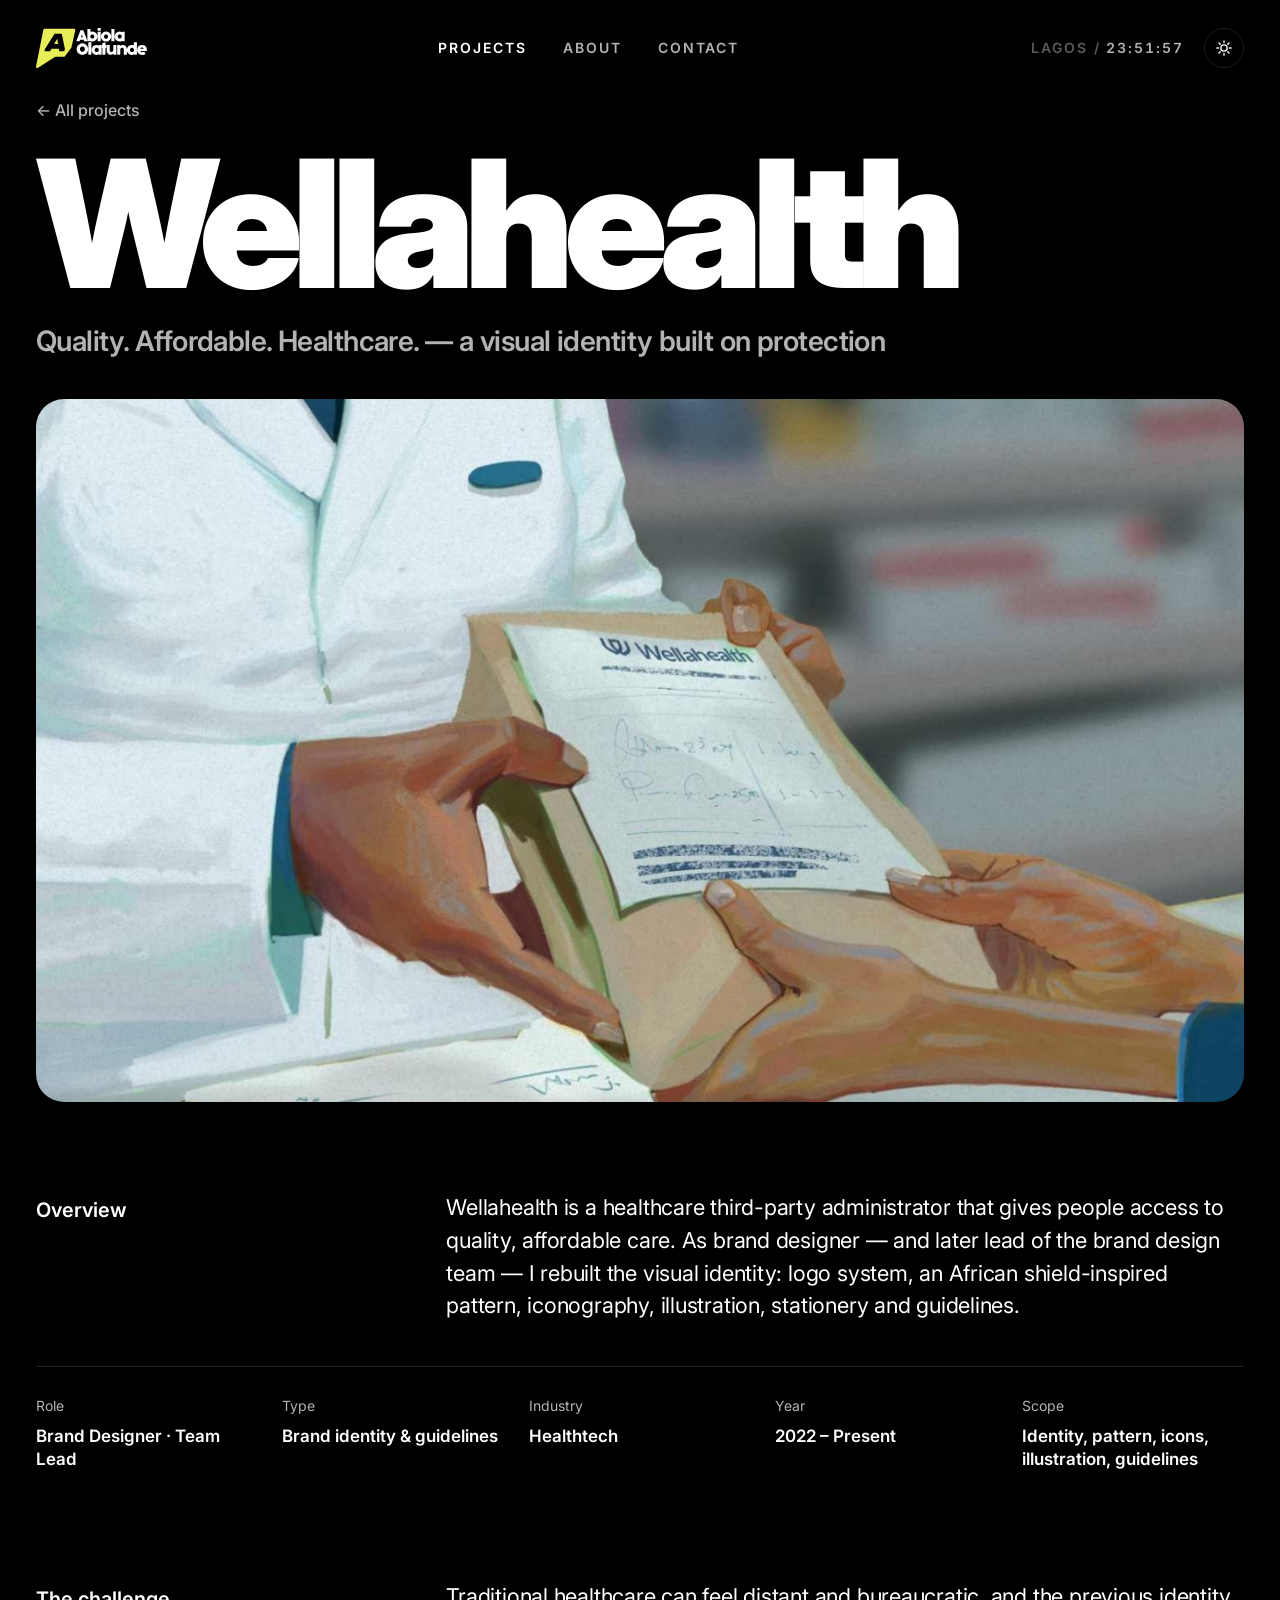
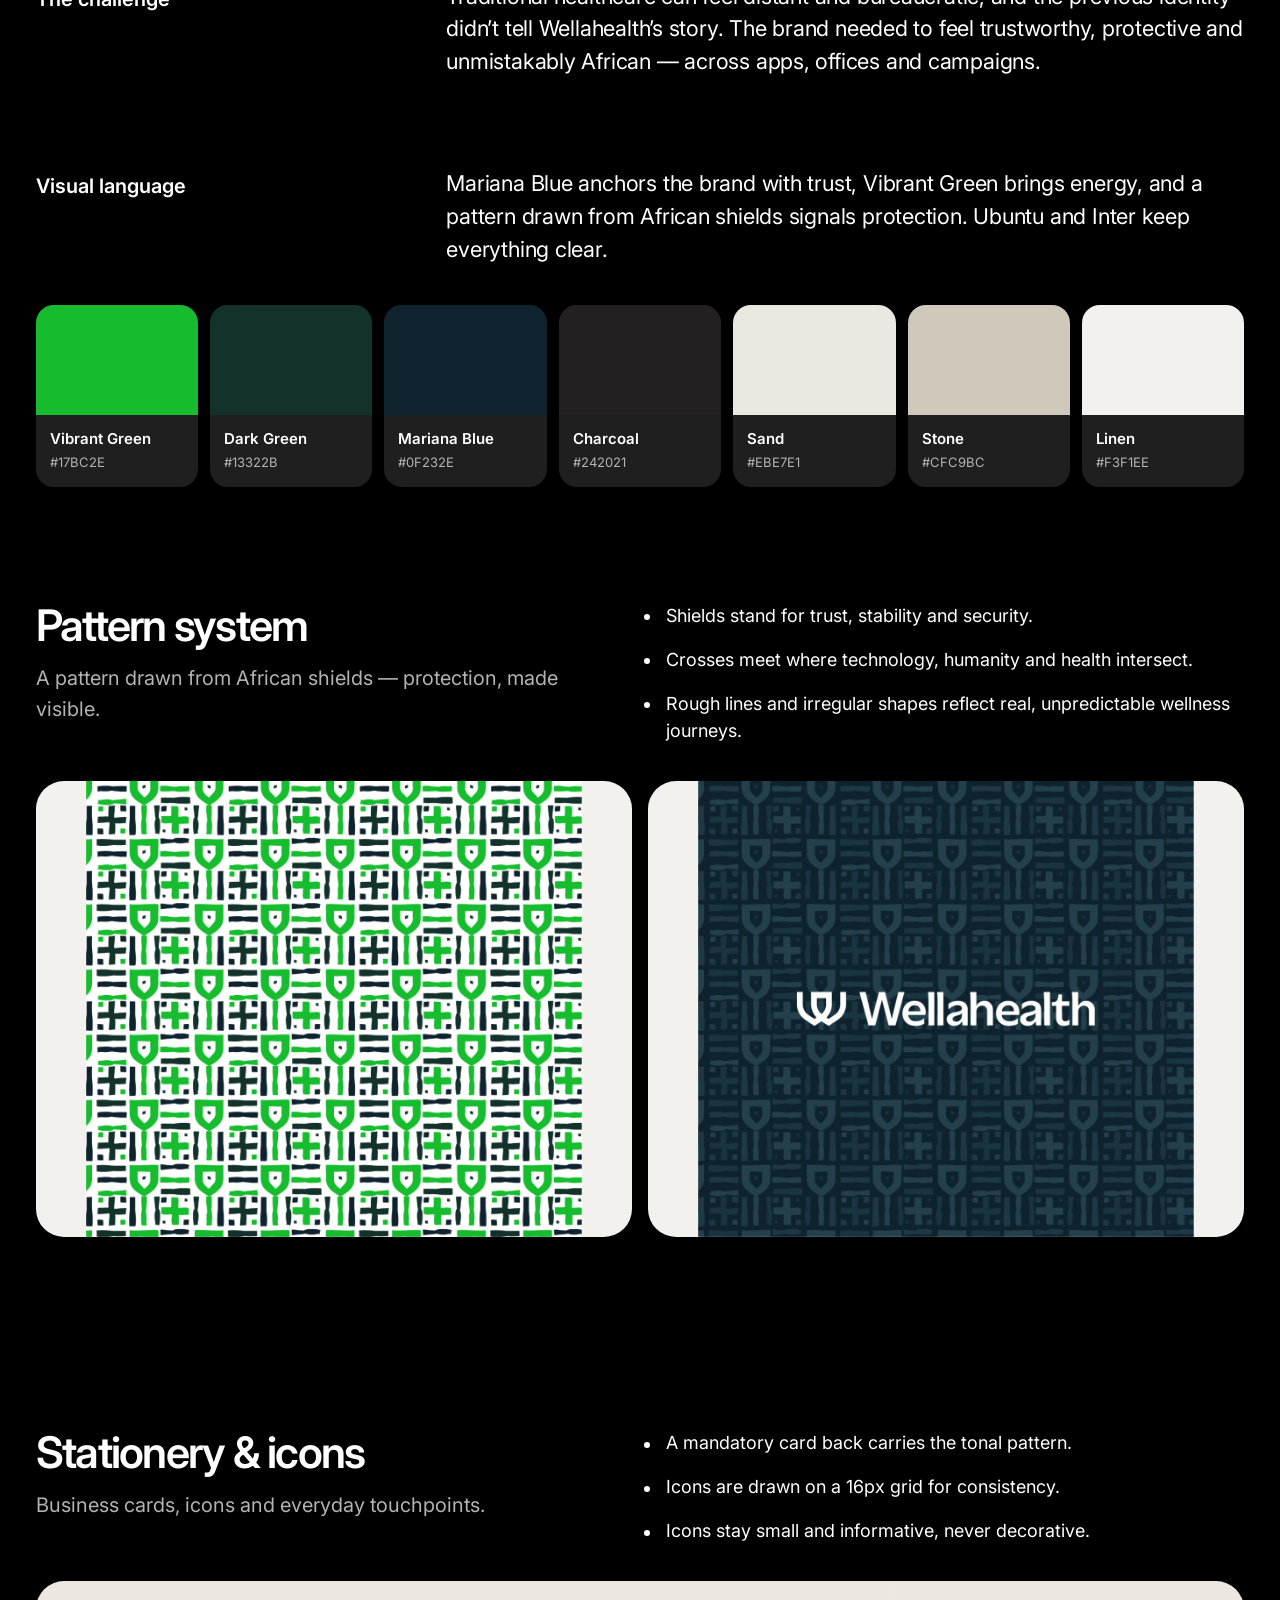
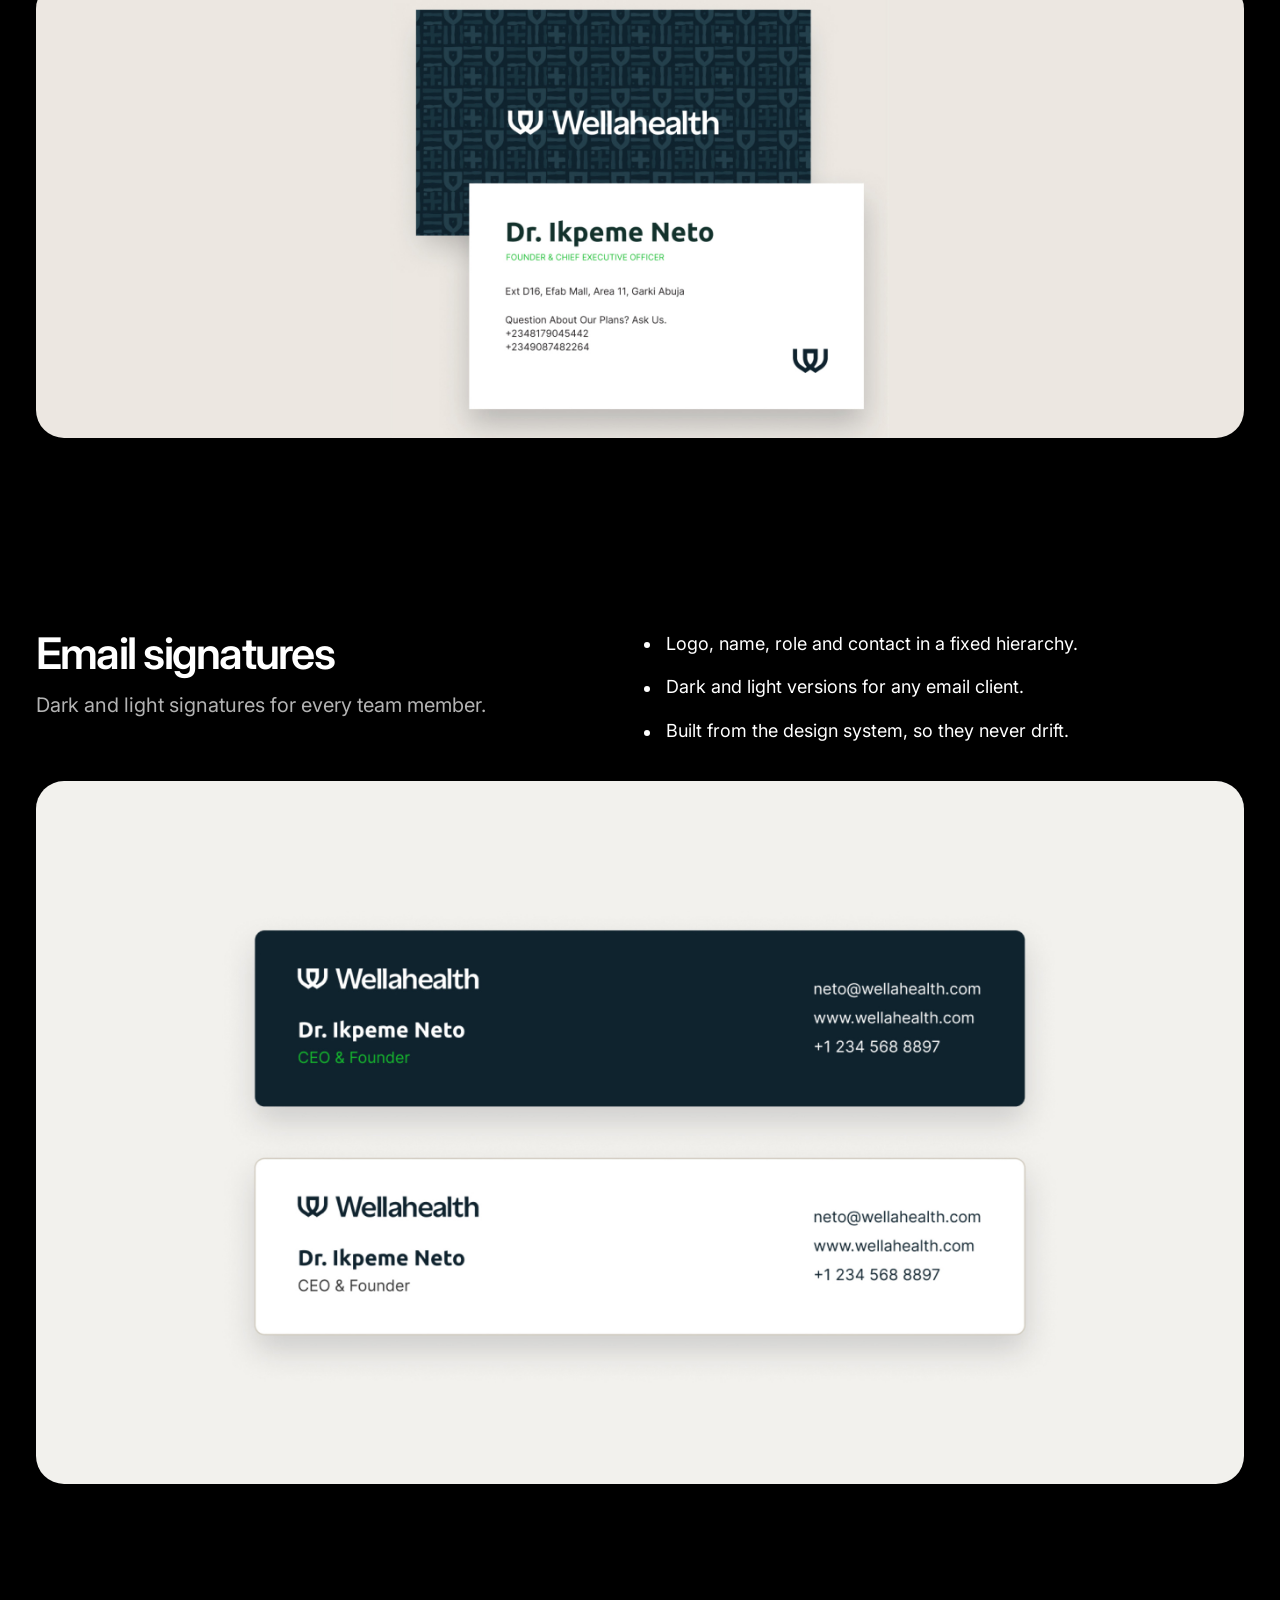
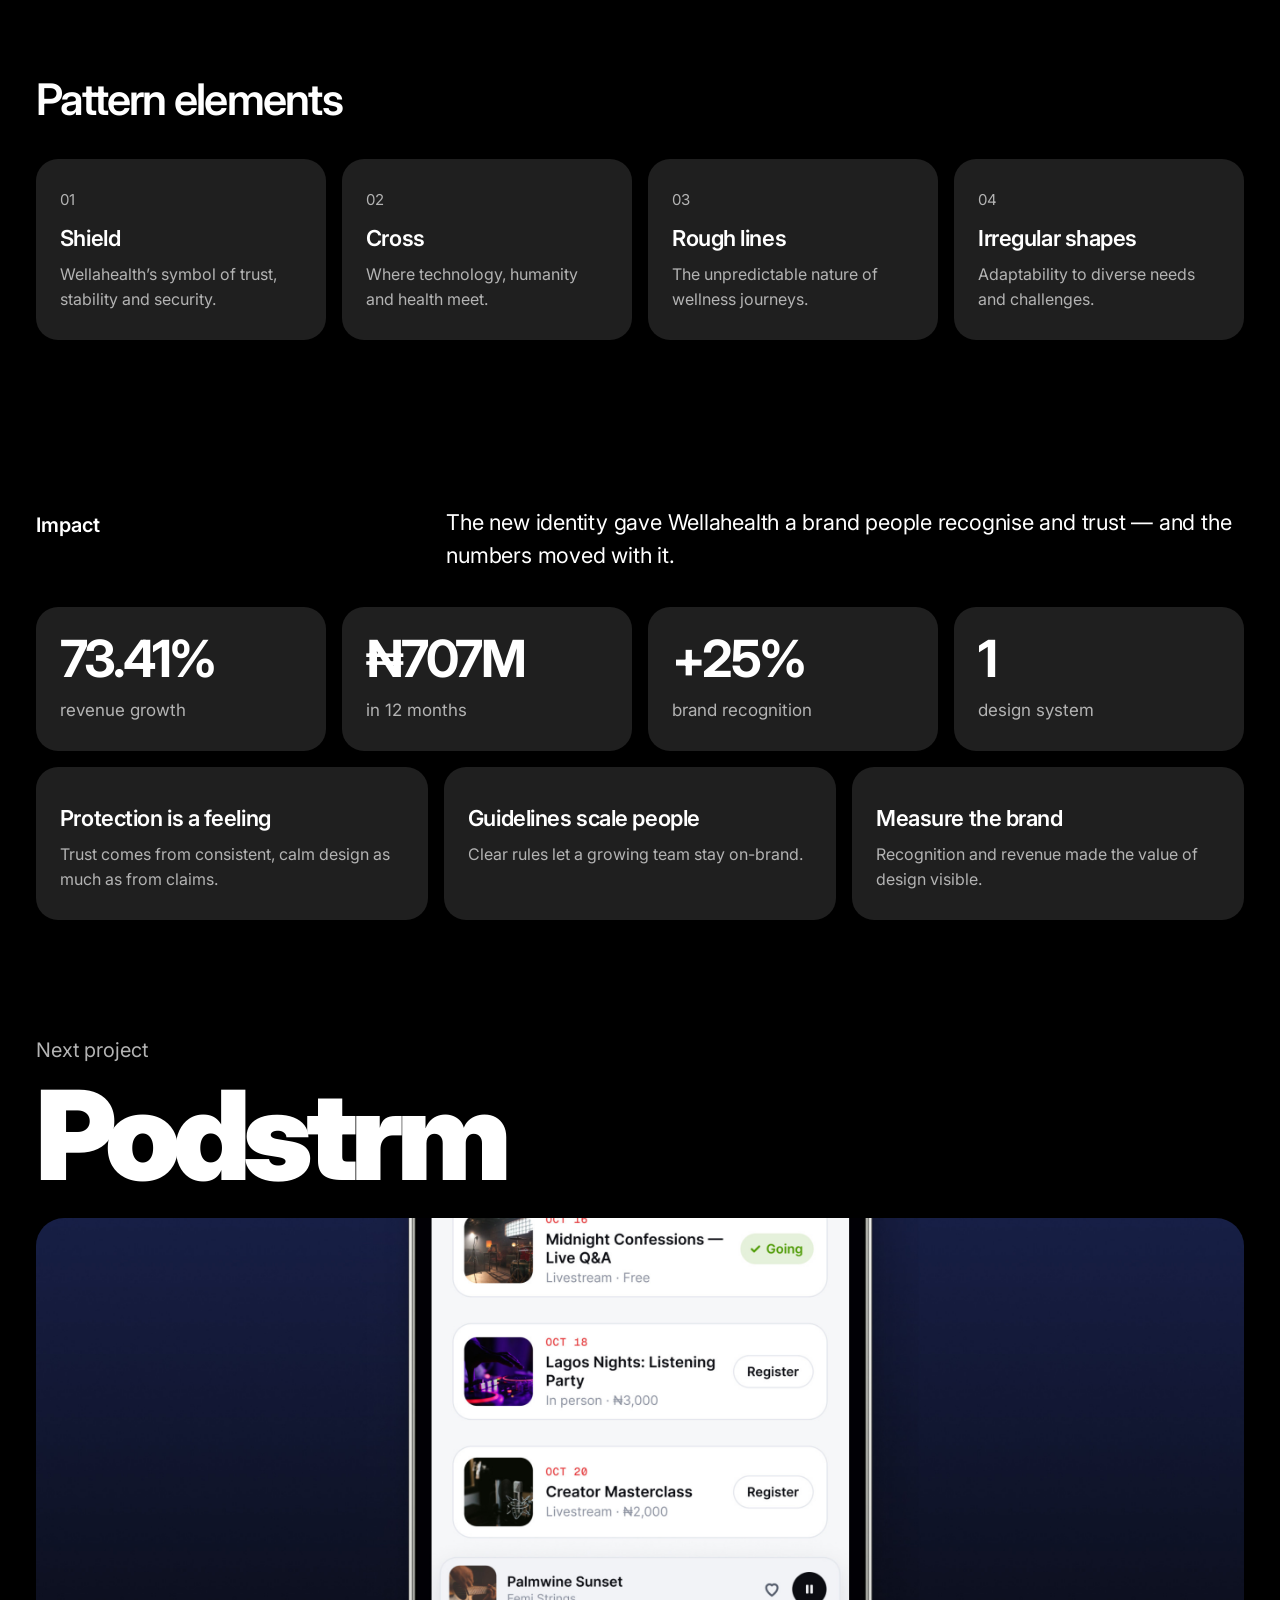
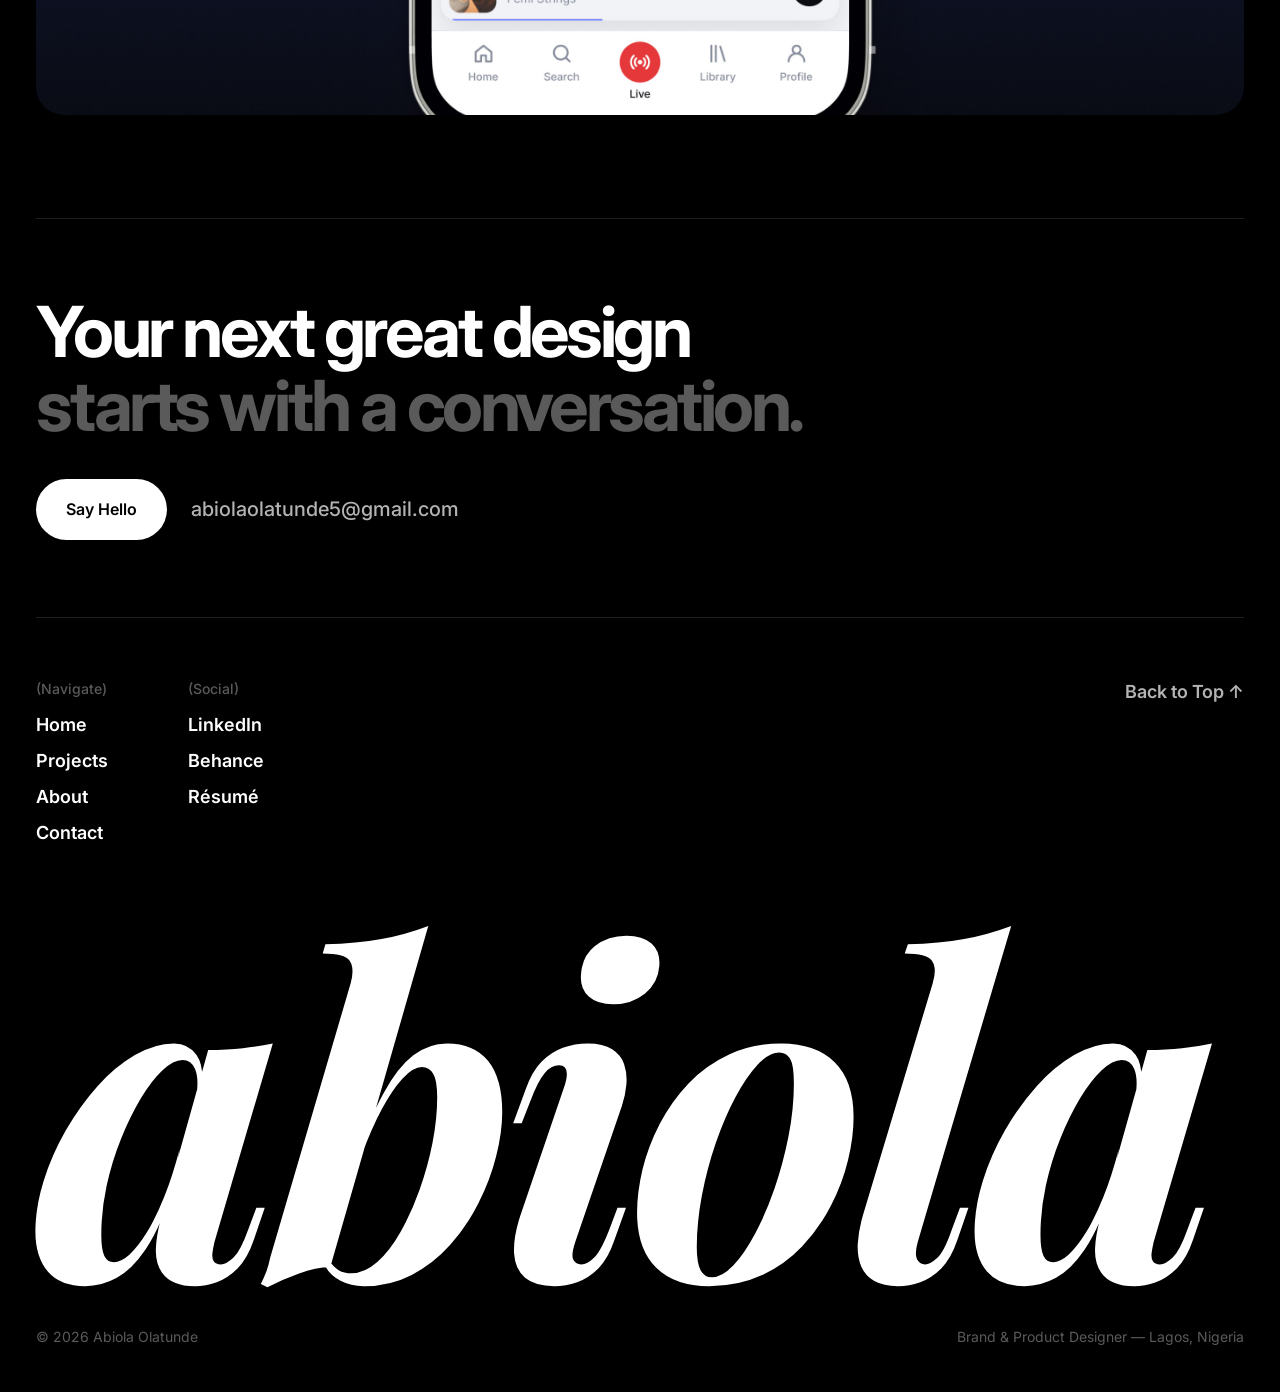
<file: work/wellahealth.html>
<!doctype html><html lang="en"><head><meta charset="utf-8"><meta name="viewport" content="width=device-width,initial-scale=1">
<title>Wellahealth — Abiola Olatunde</title><meta name="description" content="Quality. Affordable. Healthcare. — a visual identity built on protection"><meta property="og:title" content="Wellahealth — Abiola Olatunde"><meta property="og:description" content="Quality. Affordable. Healthcare. — a visual identity built on protection"><meta property="og:image" content="../assets/img/card-podstrm.jpg">
<script>(function(){var t;try{t=localStorage.getItem('theme');}catch(e){}document.documentElement.setAttribute('data-theme',t==='light'?'light':'dark');})();</script>
<link rel="icon" href="../assets/favicon.svg" type="image/svg+xml"><link rel="preconnect" href="https://fonts.googleapis.com"><link rel="preconnect" href="https://fonts.gstatic.com" crossorigin>
<link href="https://fonts.googleapis.com/css2?family=Inter:wght@400;500;600;700;900&display=swap" rel="stylesheet"><link rel="preload" href="../assets/fonts/playfair-display-latin-700-italic.woff2" as="font" type="font/woff2" crossorigin><link rel="stylesheet" href="../assets/style.css"></head><body><header class="site-head" data-appear><a class="logo" href="../"><svg class="brand-logo" viewBox="0 0 383.6 138.4" role="img" aria-label="Abiola Olatunde"><path class="logo-mark" fill="#E8EE58" fill-rule="evenodd" d="M 131.4,2.6 L 30,2.6 C 27.8,2.6 25.8,4.1 25.4,6.3 L 0.1,132.9 C -0.7,136.9 3.7,139.9 7.2,137.7 L 65.3,100 C 66,99.5 66.9,99.3 67.8,99.3 L 96.6,99.3 C 98,99.3 99.4,98.6 100.2,97.5 L 121.7,69.5 C 122.2,69 122.4,68.4 122.6,67.7 L 135.9,8.2 C 136.5,5.3 134.3,2.6 131.4,2.6 L 131.4,2.6 M 29,80.5 L 48.5,80.5 L 53.8,71.4 L 79.1,71.5 L 80.5,80.5 L 98.2,80.5 L 99.9,71.4 L 89.1,19.7 L 64.3,19.7 L 31.7,71.5 L 29,80.5 L 29,80.5 M 62.8,55.7 L 76.6,55.7 L 73.6,37.2 L 62.8,55.7 L 62.8,55.7"/><path fill="currentColor" fill-rule="evenodd" d="M 177.8,44.8 C 177.9,45 178,45.1 178,45.3 C 178,45.5 177.9,45.7 177.7,45.9 C 177.5,46 177.3,46.1 177,46.1 L 167.7,46.1 C 167,46.1 166.6,45.8 166.4,45.1 L 165.1,40.9 L 152.6,40.9 L 151.3,45.1 C 151.1,45.8 150.6,46.1 150,46.1 L 140.8,46.1 C 140.4,46.1 140.2,46 140,45.9 C 139.8,45.7 139.7,45.5 139.7,45.3 C 139.7,45.1 139.8,45 139.8,44.8 L 153.6,8.5 C 153.9,7.9 154.3,7.6 154.9,7.6 L 162.8,7.6 C 163.5,7.6 163.9,7.9 164.1,8.5 L 177.8,44.8 L 177.8,44.8 M 162,31.6 L 159.4,23.1 L 158.8,21.1 L 158.4,23.1 L 155.8,31.6 L 162,31.6 L 162,31.6 M 195.1,12.4 C 198.3,12.4 201.2,13.1 203.9,14.7 C 206.5,16.2 208.7,18.3 210.2,20.9 C 211.8,23.6 212.6,26.4 212.6,29.5 C 212.6,32.7 211.8,35.6 210.3,38.2 C 208.7,40.9 206.6,43 203.9,44.5 C 201.2,46.1 198.3,46.9 195.1,46.9 C 192.2,46.9 189.6,46.1 187.5,44.7 L 186.6,45.3 C 186.3,45.8 185.9,46.1 185.3,46.1 L 178.9,46.1 C 178.6,46.1 178.3,46 178.1,45.8 C 177.9,45.6 177.8,45.3 177.8,45 L 177.8,4.4 C 177.8,3.7 178.2,3.3 178.9,3.3 L 187.3,3.3 C 188,3.3 188.4,3.7 188.4,4.4 L 188.4,13.7 C 189.4,13.3 190.4,12.9 191.5,12.7 C 192.6,12.5 193.8,12.4 195.1,12.4 L 195.1,12.4 M 194.9,36.7 C 196.3,36.7 197.5,36.4 198.5,35.8 C 199.6,35.2 200.4,34.4 201,33.3 C 201.6,32.3 201.9,31.1 201.9,29.7 C 201.9,28.3 201.6,27.1 201,26 C 200.4,24.9 199.5,24.1 198.5,23.5 C 197.4,22.8 196.2,22.5 194.9,22.5 C 193.5,22.5 192.4,22.8 191.3,23.5 C 190.2,24.1 189.3,24.9 188.7,26 C 188.1,27.1 187.8,28.3 187.8,29.7 C 187.8,31 188.1,32.2 188.8,33.3 C 189.4,34.4 190.2,35.2 191.3,35.8 C 192.4,36.3 193.6,36.6 194.9,36.6 L 194.9,36.7 M 214.3,9.7 C 213.6,9.7 213.2,9.3 213.2,8.6 L 213.2,1.2 C 213.2,0.4 213.6,1.1e-13 214.3,1.1e-13 L 222.8,1.1e-13 C 223.5,1.1e-13 223.9,0.4 223.9,1.2 L 223.9,8.6 C 223.9,9.3 223.5,9.7 222.8,9.7 L 214.3,9.7 M 223.9,45 C 223.9,45.3 223.8,45.6 223.6,45.8 C 223.4,46 223.1,46.1 222.7,46.1 L 214.4,46.1 C 214,46.1 213.7,46 213.5,45.8 C 213.3,45.6 213.2,45.3 213.2,45 L 213.2,14 C 213.2,13.3 213.6,12.9 214.4,12.9 L 222.7,12.9 C 223.5,12.9 223.9,13.3 223.9,14 L 223.9,45 L 223.9,45 M 242.3,47 C 239,47 236,46.2 233.3,44.7 C 230.6,43.1 228.5,41 226.9,38.4 C 225.3,35.8 224.6,32.9 224.6,29.8 C 224.6,26.6 225.4,23.7 226.9,21 C 228.5,18.3 230.7,16.2 233.4,14.7 C 236.1,13.1 239.1,12.4 242.3,12.4 C 245.6,12.4 248.6,13.1 251.3,14.7 C 254.1,16.2 256.2,18.3 257.8,21 C 259.4,23.7 260.2,26.6 260.2,29.8 C 260.2,32.9 259.4,35.8 257.8,38.4 C 256.2,41 254,43.1 251.3,44.7 C 248.5,46.2 245.5,47 242.3,47 L 242.3,47 M 242.4,36.8 C 243.7,36.8 244.9,36.5 246,35.9 C 247.1,35.2 248,34.4 248.6,33.3 C 249.2,32.2 249.5,31 249.5,29.7 C 249.5,28.3 249.2,27.1 248.6,26 C 248,25 247.1,24.1 246,23.5 C 244.9,22.9 243.7,22.6 242.4,22.6 C 241,22.6 239.8,22.9 238.7,23.5 C 237.7,24.1 236.8,25 236.2,26 C 235.5,27.1 235.2,28.3 235.2,29.7 C 235.2,31 235.5,32.2 236.2,33.3 C 236.8,34.4 237.7,35.2 238.7,35.9 C 239.8,36.5 241,36.8 242.4,36.8 M 271.4,45 C 271.4,45.7 271,46.1 270.2,46.1 L 261.9,46.1 C 261.6,46.1 261.3,46 261.1,45.8 C 260.9,45.6 260.8,45.3 260.8,45 L 260.8,4.5 C 260.8,4.2 260.9,3.9 261.1,3.7 C 261.3,3.5 261.6,3.4 261.9,3.4 L 270.2,3.4 C 271,3.4 271.4,3.8 271.4,4.5 L 271.4,45 L 271.4,45 M 298.2,13.7 C 298.4,13.4 298.5,13.2 298.8,13.1 C 299,13 299.2,12.9 299.5,12.9 L 305.6,12.9 C 306.4,12.9 306.8,13.3 306.8,14 L 306.8,45 C 306.8,45.3 306.7,45.6 306.5,45.8 C 306.3,46 306,46.1 305.6,46.1 L 299.3,46.1 C 298.7,46.1 298.3,45.8 298,45.3 L 297.1,44.7 C 294.9,46.1 292.4,46.8 289.4,46.8 C 286.3,46.8 283.4,46.1 280.7,44.5 C 278,42.9 275.9,40.9 274.3,38.2 C 272.8,35.6 272,32.7 272,29.5 C 272,26.4 272.8,23.5 274.3,20.9 C 275.9,18.3 278,16.2 280.7,14.7 C 283.4,13.1 286.3,12.4 289.5,12.4 C 292.5,12.4 295,13.1 297.2,14.6 L 298.2,13.7 L 298.2,13.7 M 289.7,36.7 C 291,36.7 292.2,36.4 293.3,35.8 C 294.4,35.2 295.2,34.4 295.8,33.3 C 296.5,32.2 296.8,31 296.8,29.7 C 296.8,28.3 296.5,27.1 295.9,26 C 295.2,24.9 294.4,24.1 293.3,23.5 C 292.2,22.9 291.1,22.5 289.7,22.5 C 288.4,22.5 287.2,22.9 286.1,23.5 C 285.1,24.1 284.2,24.9 283.6,26 C 283,27.1 282.7,28.3 282.7,29.7 C 282.7,31.1 283,32.3 283.6,33.3 C 284.2,34.4 285,35.2 286.1,35.8 C 287.1,36.4 288.3,36.7 289.7,36.7 L 289.7,36.7 M 160.5,93 C 156.8,93 153.4,92.1 150.4,90.3 C 147.3,88.5 144.9,86.1 143.1,83.1 C 141.4,80 140.5,76.7 140.5,73 C 140.5,69.4 141.4,66 143.1,63 C 144.9,59.9 147.3,57.6 150.4,55.8 C 153.4,54 156.8,53.1 160.5,53.1 C 164.2,53.1 167.6,54 170.7,55.8 C 173.8,57.6 176.2,60 177.9,63 C 179.7,66 180.6,69.4 180.6,73 C 180.6,76.7 179.7,80 177.9,83.1 C 176.2,86.1 173.8,88.5 170.7,90.3 C 167.6,92.1 164.2,93 160.5,93 M 160.5,82.2 C 162,82.2 163.4,81.8 164.8,81 C 166.1,80.2 167.1,79.1 167.9,77.7 C 168.7,76.3 169.1,74.8 169.1,73.1 C 169.1,71.4 168.7,69.8 167.9,68.5 C 167.1,67.1 166.1,66 164.8,65.2 C 163.5,64.4 162,64 160.6,64 C 159.1,64 157.6,64.4 156.3,65.2 C 155,66 154,67.1 153.2,68.5 C 152.4,69.8 152,71.4 152,73.1 C 152,74.8 152.4,76.3 153.2,77.7 C 154,79.1 155,80.2 156.3,81 C 157.6,81.8 159.1,82.2 160.6,82.2 L 160.5,82.2 M 191.7,91.2 C 191.7,91.9 191.3,92.3 190.6,92.3 L 182.3,92.3 C 181.9,92.3 181.6,92.2 181.4,92 C 181.2,91.8 181.1,91.5 181.1,91.2 L 181.1,50.7 C 181.1,50.4 181.2,50.1 181.4,49.9 C 181.6,49.7 181.9,49.6 182.3,49.6 L 190.6,49.6 C 191.3,49.6 191.7,50 191.7,50.7 L 191.7,91.2 L 191.7,91.2 M 218.5,60 C 218.7,59.7 218.9,59.5 219.1,59.3 C 219.3,59.2 219.6,59.1 219.9,59.1 L 226,59.1 C 226.8,59.1 227.1,59.5 227.1,60.2 L 227.1,91.2 C 227.1,91.5 227,91.8 226.8,92 C 226.6,92.2 226.4,92.3 226,92.3 L 219.6,92.3 C 219,92.3 218.6,92.1 218.3,91.5 L 217.4,90.9 C 215.3,92.4 212.7,93.1 209.8,93.1 C 206.6,93.1 203.7,92.3 201,90.7 C 198.4,89.2 196.2,87.1 194.7,84.4 C 193.1,81.8 192.3,78.9 192.3,75.8 C 192.3,72.6 193.1,69.8 194.7,67.1 C 196.3,64.5 198.4,62.4 201.1,60.9 C 203.8,59.4 206.7,58.6 209.8,58.6 C 212.8,58.6 215.4,59.3 217.6,60.8 L 218.5,60 M 210,82.9 C 211.3,82.9 212.5,82.6 213.6,82 C 214.7,81.4 215.5,80.6 216.2,79.5 C 216.8,78.4 217.1,77.2 217.1,75.9 C 217.1,74.5 216.8,73.3 216.2,72.2 C 215.6,71.1 214.7,70.3 213.7,69.7 C 212.6,69.1 211.4,68.7 210.1,68.7 C 208.7,68.7 207.5,69.1 206.5,69.7 C 205.4,70.3 204.5,71.1 203.9,72.2 C 203.3,73.3 203,74.5 203,75.9 C 203,77.3 203.3,78.5 203.9,79.5 C 204.5,80.6 205.3,81.4 206.4,82 C 207.5,82.6 208.7,82.9 210,82.9 L 210,82.9 M 240.3,91.2 C 240.3,91.5 240.2,91.8 240,92 C 239.8,92.2 239.6,92.3 239.2,92.3 L 230.8,92.3 C 230.5,92.3 230.2,92.2 230,92 C 229.8,91.8 229.7,91.6 229.7,91.2 L 229.7,69 L 227.4,69 C 227,69 226.7,68.9 226.5,68.7 C 226.3,68.5 226.2,68.2 226.2,67.8 L 226.2,60.2 C 226.2,59.5 226.6,59.1 227.4,59.1 L 229.6,59.1 L 229.6,53.1 C 229.6,52.4 229.9,52 230.6,51.8 L 239.1,50.2 C 239.2,50.2 239.3,50.2 239.4,50.2 C 239.7,50.2 239.9,50.2 240.1,50.4 C 240.3,50.6 240.4,50.9 240.4,51.2 L 240.4,59.1 L 245,59.1 C 245.7,59.1 246.1,59.5 246.1,60.2 L 246.1,67.9 C 246.1,68.2 246,68.5 245.8,68.7 C 245.6,68.9 245.3,69 245,69 L 240.3,69 L 240.3,91.2 L 240.3,91.2 M 267.5,60.2 C 267.5,59.5 267.9,59.1 268.6,59.1 L 277,59.1 C 277.8,59.1 278.1,59.5 278.1,60.2 L 278.1,91.2 C 278.1,91.9 277.8,92.3 277,92.3 L 270.7,92.3 C 270,92.3 269.6,92 269.3,91.5 L 267.9,89.1 C 266.6,90.2 265,91.1 263.2,91.8 C 261.4,92.5 259.7,92.8 258.1,92.8 C 255.4,92.8 253,92.2 251,91 C 249,89.7 247.4,88 246.3,85.7 C 245.1,83.4 244.6,80.8 244.6,77.8 L 244.6,60.3 C 244.6,59.5 245,59.1 245.7,59.1 L 254.1,59.1 C 254.9,59.1 255.2,59.5 255.2,60.3 L 255.2,76.6 C 255.2,77.9 255.5,79 255.9,80 C 256.4,81 257.1,81.8 257.9,82.3 C 258.8,82.9 259.8,83.1 260.9,83.1 C 262.2,83.1 263.3,82.9 264.3,82.3 C 265.3,81.7 266.1,80.9 266.7,80 C 267.2,79.1 267.5,78.1 267.5,77.1 L 267.5,60.3 L 267.5,60.2 M 300.9,58.6 C 303.7,58.6 306,59.2 308.1,60.4 C 310.1,61.7 311.7,63.5 312.8,65.7 C 313.9,68 314.5,70.7 314.5,73.6 L 314.5,91.2 C 314.5,91.9 314.1,92.3 313.4,92.3 L 305,92.3 C 304.2,92.3 303.8,91.9 303.8,91.2 L 303.8,74.8 C 303.8,73.5 303.6,72.4 303.1,71.4 C 302.7,70.4 302,69.6 301.1,69.1 C 300.3,68.6 299.3,68.3 298.2,68.3 C 296.9,68.3 295.8,68.6 294.8,69.2 C 293.8,69.7 293,70.5 292.4,71.4 C 291.9,72.4 291.6,73.3 291.6,74.3 L 291.6,91.2 C 291.6,91.5 291.5,91.8 291.3,92 C 291.1,92.2 290.8,92.3 290.4,92.3 L 282.1,92.3 C 281.7,92.3 281.4,92.2 281.2,92 C 281,91.8 280.9,91.5 280.9,91.2 L 280.9,60.2 C 280.9,59.5 281.3,59.1 282.1,59.1 L 288.4,59.1 C 289,59.1 289.5,59.4 289.8,59.9 L 291.2,62.3 C 292.5,61.2 294.1,60.3 295.9,59.6 C 297.7,58.9 299.4,58.6 300.9,58.6 L 300.9,58.6 M 338.6,50.6 C 338.6,49.9 339,49.5 339.7,49.5 L 348.1,49.5 C 348.8,49.5 349.2,49.9 349.2,50.6 L 349.2,91.2 C 349.2,91.5 349.1,91.8 348.9,92 C 348.7,92.2 348.4,92.3 348.1,92.3 L 341.7,92.3 C 341.1,92.3 340.7,92 340.4,91.5 L 339.5,90.9 C 337.3,92.4 334.8,93.1 331.9,93.1 C 328.7,93.1 325.8,92.3 323.1,90.7 C 320.4,89.2 318.3,87.1 316.7,84.4 C 315.2,81.8 314.4,78.9 314.4,75.8 C 314.4,72.6 315.2,69.8 316.8,67.1 C 318.3,64.5 320.5,62.4 323.1,60.9 C 325.8,59.3 328.7,58.6 331.9,58.6 C 333.2,58.6 334.4,58.7 335.5,58.9 C 336.6,59.1 337.6,59.5 338.6,59.9 L 338.6,50.6 L 338.6,50.6 M 332.1,82.9 C 333.4,82.9 334.6,82.6 335.7,82 C 336.8,81.4 337.6,80.6 338.3,79.5 C 338.9,78.4 339.2,77.2 339.2,75.9 C 339.2,74.5 338.9,73.3 338.3,72.2 C 337.7,71.1 336.8,70.3 335.7,69.7 C 334.7,69 333.5,68.7 332.1,68.7 C 330.8,68.7 329.6,69 328.5,69.7 C 327.5,70.3 326.6,71.1 326,72.2 C 325.4,73.3 325.1,74.5 325.1,75.9 C 325.1,77.2 325.4,78.5 326,79.5 C 326.6,80.6 327.4,81.4 328.5,82 C 329.5,82.6 330.7,82.9 332.1,82.9 L 332.1,82.9 M 367.3,93.2 C 363.9,93.2 360.9,92.4 358.2,90.8 C 355.6,89.3 353.5,87.2 352,84.5 C 350.6,81.9 349.8,79 349.8,75.9 C 349.8,72.8 350.5,69.9 352,67.2 C 353.4,64.6 355.3,62.5 357.9,60.9 C 360.4,59.4 363.3,58.6 366.6,58.6 C 370.1,58.6 373.2,59.3 375.7,60.8 C 378.3,62.3 380.2,64.3 381.6,66.9 C 382.9,69.5 383.6,72.5 383.6,75.9 C 383.6,76.8 383.6,77.6 383.5,78.4 C 383.4,79.1 383,79.5 382.3,79.5 L 360.8,79.5 C 361.5,80.9 362.4,81.9 363.6,82.7 C 364.9,83.4 366.2,83.7 367.8,83.7 C 368.8,83.7 369.7,83.6 370.5,83.3 C 371.3,83 372.2,82.6 373,82.1 C 373.2,81.9 373.5,81.8 373.7,81.8 C 374,81.8 374.3,82 374.5,82.4 L 378.5,88 C 378.7,88.2 378.7,88.5 378.7,88.7 C 378.7,89.1 378.6,89.3 378.3,89.6 C 376.8,90.7 375.1,91.6 373.2,92.2 C 371.4,92.8 369.4,93.2 367.3,93.2 L 367.3,93.2 M 373.1,71.7 C 372.5,70.4 371.8,69.3 370.7,68.6 C 369.6,68 368.4,67.6 366.9,67.6 C 365.5,67.6 364.2,68 363.1,68.7 C 362.1,69.3 361.3,70.4 360.7,71.7 L 373.1,71.7 L 373.1,71.7"/></svg></a><nav class="nav" aria-label="Main"><a href="../projects" aria-current="page">PROJECTS</a><a href="../about">ABOUT</a><a href="../contact">CONTACT</a></nav><div class="head-right"><div class="clock"><span>LAGOS / </span><time data-clock>--:--:--</time></div><button class="theme-toggle" type="button" data-theme-toggle aria-label="Switch to light mode"><svg class="sun" viewBox="0 0 24 24" fill="none" stroke="currentColor" stroke-width="1.8" stroke-linecap="round" aria-hidden="true"><circle cx="12" cy="12" r="4.2"/><path d="M12 2.5v2.2M12 19.3v2.2M2.5 12h2.2M19.3 12h2.2M5.3 5.3l1.6 1.6M17.1 17.1l1.6 1.6M5.3 18.7l1.6-1.6M17.1 6.9l1.6-1.6"/></svg><svg class="moon" viewBox="0 0 24 24" fill="none" stroke="currentColor" stroke-width="1.8" stroke-linejoin="round" aria-hidden="true"><path d="M20.5 14.3A8.5 8.5 0 0 1 9.7 3.5a8.5 8.5 0 1 0 10.8 10.8z"/></svg></button></div></header><main class="wrap">
<div data-appear="late"><a class="back fadelink" href="../projects">← All projects</a><h1 class="proj-title">Wellahealth</h1><p class="proj-sub">Quality. Affordable. Healthcare. — a visual identity built on protection</p></div>
<div style="margin-top:40px"><div class="frame" style="aspect-ratio:1376/800"><img src="../assets/img/wellahealth-hero.jpg" width="1376" height="800" alt="" loading="lazy"></div></div>
<div class="split"><h2>Overview</h2><p>Wellahealth is a healthcare third-party administrator that gives people access to quality, affordable care. As brand designer — and later lead of the brand design team — I rebuilt the visual identity: logo system, an African shield-inspired pattern, iconography, illustration, stationery and guidelines.</p></div><dl class="meta"><div><dt>Role</dt><dd>Brand Designer · Team Lead</dd></div><div><dt>Type</dt><dd>Brand identity &amp; guidelines</dd></div><div><dt>Industry</dt><dd>Healthtech</dd></div><div><dt>Year</dt><dd>2022 – Present</dd></div><div><dt>Scope</dt><dd>Identity, pattern, icons, illustration, guidelines</dd></div></dl>
<div class="split"><h2>The challenge</h2><p>Traditional healthcare can feel distant and bureaucratic, and the previous identity didn’t tell Wellahealth’s story. The brand needed to feel trustworthy, protective and unmistakably African — across apps, offices and campaigns.</p></div>
<div class="split"><h2>Visual language</h2><p>Mariana Blue anchors the brand with trust, Vibrant Green brings energy, and a pattern drawn from African shields signals protection. Ubuntu and Inter keep everything clear.</p></div><div class="palette"><div class="swatch"><i style="background:#17BC2E"></i><b>Vibrant Green</b><span>#17BC2E</span></div><div class="swatch"><i style="background:#13322B"></i><b>Dark Green</b><span>#13322B</span></div><div class="swatch"><i style="background:#0F232E"></i><b>Mariana Blue</b><span>#0F232E</span></div><div class="swatch"><i style="background:#242021"></i><b>Charcoal</b><span>#242021</span></div><div class="swatch"><i style="background:#EBE7E1"></i><b>Sand</b><span>#EBE7E1</span></div><div class="swatch"><i style="background:#CFC9BC"></i><b>Stone</b><span>#CFC9BC</span></div><div class="swatch"><i style="background:#F3F1EE"></i><b>Linen</b><span>#F3F1EE</span></div></div>
<section class="feature"><div class="feature-top"><div><h2>Pattern system</h2><p class="intro">A pattern drawn from African shields — protection, made visible.</p></div><ul><li>Shields stand for trust, stability and security.</li><li>Crosses meet where technology, humanity and health intersect.</li><li>Rough lines and irregular shapes reflect real, unpredictable wellness journeys.</li></ul></div><div class="imgs two"><div class="frame" style="aspect-ratio:680/520"><img src="../assets/img/wellahealth-s1-1.jpg" width="680" height="520" alt="" loading="lazy"></div><div class="frame" style="aspect-ratio:680/520"><img src="../assets/img/wellahealth-s1-2.jpg" width="680" height="520" alt="" loading="lazy"></div></div></section><section class="feature"><div class="feature-top"><div><h2>Stationery &amp; icons</h2><p class="intro">Business cards, icons and everyday touchpoints.</p></div><ul><li>A mandatory card back carries the tonal pattern.</li><li>Icons are drawn on a 16px grid for consistency.</li><li>Icons stay small and informative, never decorative.</li></ul></div><div class="frame" style="aspect-ratio:1376/520"><img src="../assets/img/wellahealth-s2-1.jpg" width="1376" height="520" alt="" loading="lazy"></div></section><section class="feature"><div class="feature-top"><div><h2>Email signatures</h2><p class="intro">Dark and light signatures for every team member.</p></div><ul><li>Logo, name, role and contact in a fixed hierarchy.</li><li>Dark and light versions for any email client.</li><li>Built from the design system, so they never drift.</li></ul></div><div class="frame" style="aspect-ratio:1376/800"><img src="../assets/img/wellahealth-s3-1.jpg" width="1376" height="800" alt="" loading="lazy"></div></section>
<section class="feature"><h2 class="h-sec">Pattern elements</h2><div class="cards"><div class="c"><small>01</small><h3>Shield</h3><p>Wellahealth’s symbol of trust, stability and security.</p></div><div class="c"><small>02</small><h3>Cross</h3><p>Where technology, humanity and health meet.</p></div><div class="c"><small>03</small><h3>Rough lines</h3><p>The unpredictable nature of wellness journeys.</p></div><div class="c"><small>04</small><h3>Irregular shapes</h3><p>Adaptability to diverse needs and challenges.</p></div></div></section>
<div class="split"><h2>Impact</h2><p>The new identity gave Wellahealth a brand people recognise and trust — and the numbers moved with it.</p></div><div class="cards"><div class="c stat"><b>73.41%</b><span>revenue growth</span></div><div class="c stat"><b>₦707M</b><span>in 12 months</span></div><div class="c stat"><b>+25%</b><span>brand recognition</span></div><div class="c stat"><b>1</b><span>design system</span></div></div><div class="cards three"><div class="c"><h3>Protection is a feeling</h3><p>Trust comes from consistent, calm design as much as from claims.</p></div><div class="c"><h3>Guidelines scale people</h3><p>Clear rules let a growing team stay on-brand.</p></div><div class="c"><h3>Measure the brand</h3><p>Recognition and revenue made the value of design visible.</p></div></div>
<a class="next" href="podstrm"><small>Next project</small><h2>Podstrm</h2><div class="frame"><img src="../assets/img/podstrm-hero.jpg" alt="Podstrm" loading="lazy"></div></a>
</main><div class="wrap"><section class="cta"><h2>Your next great design<br><span>starts with a conversation.</span></h2><div class="actions"><a class="btn" href="mailto:abiolaolatunde5@gmail.com">Say Hello</a><a class="mail fadelink" href="mailto:abiolaolatunde5@gmail.com">abiolaolatunde5@gmail.com</a></div></section>
<footer><div class="foot"><div><h4>(Navigate)</h4><a class="fadelink" href="../">Home</a><a class="fadelink" href="../projects">Projects</a><a class="fadelink" href="../about">About</a><a class="fadelink" href="../contact">Contact</a></div>
<div><h4>(Social)</h4><a class="fadelink" href="https://www.linkedin.com/in/helloabiola/" target="_blank" rel="noopener">LinkedIn</a><a class="fadelink" href="https://www.behance.net/helloabiola" target="_blank" rel="noopener">Behance</a><a class="fadelink" href="https://drive.google.com/file/d/1vZUpydbHRFc7InXNhGjmikHniOKCymTY/view?usp=sharing" target="_blank" rel="noopener">Résumé</a></div>
<a class="top fadelink" href="#" data-top>Back to Top ↑</a></div><div class="foot-mark" aria-hidden="true">abiola</div>
<div class="foot-base"><span>© <span data-year>2026</span> Abiola Olatunde</span><span>Brand &amp; Product Designer — Lagos, Nigeria</span></div></footer></div>
<script src="../assets/site.js"></script></body></html>
</file>
<file: assets/style.css>
:root{--bg:#000;--fg:#fff;--g1:#B3B3B3;--g2:#5A5A5A;--g3:#1F1F1F;--g4:#474747;--frame:#333;--accent:#0099FF;color-scheme:dark;
--font:"Inter",system-ui,-apple-system,"Segoe UI",Roboto,Arial,sans-serif;--pad:clamp(20px,2.8vw,40px);
--spring:cubic-bezier(.22,1,.36,1);--press:cubic-bezier(.2,0,0,1)}
html[data-theme="light"]{--bg:#FAFAFA;--fg:#0A0A0A;--g1:#5C5C5C;--g2:#A3A3A3;--g3:#ECECEC;--g4:#C8C8C8;--frame:#D6D6D6;color-scheme:light}
*{box-sizing:border-box}
html{scroll-behavior:smooth;-webkit-text-size-adjust:100%}
body{margin:0;background:var(--bg);color:var(--fg);font-family:var(--font);font-size:18px;line-height:1.55;-webkit-font-smoothing:antialiased;overflow-x:hidden}
img{display:block;max-width:100%;height:auto}
a{color:inherit;text-decoration:none}
:focus-visible{outline:2px solid var(--accent);outline-offset:4px;border-radius:4px}
.wrap{max-width:1480px;margin:0 auto;padding:0 var(--pad)}

/* motion: template appear = drop from -160px, spring (stiffness 200, damping 40), delay .4s */
@keyframes drop{from{transform:translateY(-160px)}to{transform:translateY(0)}}
@keyframes fade{from{opacity:0}to{opacity:1}}
[data-appear]{animation:drop .95s var(--spring) .4s both,fade .35s ease-out .4s both}
[data-appear="late"]{animation-delay:.5s,.5s}
[data-appear="later"]{animation-delay:.6s,.6s}
.fadelink{transition:opacity .4s ease-out,color .4s ease-out}
.fadelink:hover{opacity:.6}

/* header */
.site-head{display:flex;justify-content:space-between;align-items:center;padding:28px var(--pad);max-width:1480px;margin:0 auto;position:relative;z-index:5}
.logo{display:inline-flex;align-items:center;color:var(--fg);transition:opacity .4s ease-out}.logo:hover{opacity:.75}.brand-logo{height:40px;width:auto;display:block}@media (max-width:760px){.brand-logo{height:28px}}
.nav{display:flex;gap:36px}
.nav a{font-weight:600;font-size:14px;letter-spacing:.14em;color:var(--g1);transition:color .4s ease-out}
.nav a:hover,.nav a[aria-current="page"]{color:var(--fg)}
.clock{font-weight:600;font-size:14px;letter-spacing:.14em;color:var(--g1);font-variant-numeric:tabular-nums}
.clock span{color:var(--g2)}
@media (max-width:760px){.clock{display:none}.nav{gap:18px}.nav a{font-size:12px}}

/* type */
.wordmark{font-weight:900;font-size:clamp(100px,31vw,470px);line-height:.8;letter-spacing:-.065em;margin:20px 0 28px;white-space:nowrap}
.statement{font-weight:600;font-size:clamp(28px,3.6vw,52px);line-height:1.12;letter-spacing:-.04em;color:var(--g2);max-width:1300px;margin:0 0 clamp(60px,7vw,90px)}
.statement b{color:var(--fg);font-weight:600}
.huge{font-weight:700;font-size:clamp(64px,10.4vw,150px);line-height:.93;letter-spacing:-.06em;margin:0 0 clamp(28px,4vw,48px)}
.page-title{font-weight:900;font-size:clamp(80px,16.6vw,240px);line-height:.88;letter-spacing:-.07em;margin:30px 0 clamp(40px,5vw,60px)}
.lead{font-weight:600;font-size:clamp(26px,3.6vw,52px);line-height:1.15;letter-spacing:-.04em;max-width:1300px;margin:0 0 30px}
.muted{color:var(--g1)}
section{padding:clamp(50px,6vw,90px) 0}

/* buttons */
.btn{display:inline-flex;align-items:center;padding:18px 30px;border-radius:999px;background:var(--fg);color:var(--bg);font-weight:600;font-size:16px;transition:transform .1s var(--press),opacity .4s ease-out}
.btn:hover{opacity:.85}.btn:active{transform:scale(.96)}

/* masonry projects */
.masonry{display:grid;grid-template-columns:1fr 1fr;gap:28px;align-items:start}
.col{display:flex;flex-direction:column;gap:56px}
.card{display:block}
.media{border-radius:18px;overflow:hidden;background:var(--g3)}
.media img{width:100%;height:100%;object-fit:cover;transition:transform .8s var(--spring)}
.card:hover .media img{transform:scale(1.025)}
.card h3{margin:16px 0 8px;font-weight:600;font-size:26px;letter-spacing:-.02em}
.card h3 i{font-style:normal;color:var(--g2);display:inline-block;margin-left:8px;transition:transform .4s var(--spring),color .4s ease-out}
.card:hover h3 i{transform:translateX(5px);color:var(--fg)}
.card p{margin:0 0 8px;color:var(--g1);font-size:20px;line-height:1.5}
.card small{color:var(--g2);font-size:18px}
@media (max-width:800px){.masonry{grid-template-columns:1fr}.col{gap:40px}}

/* intro / services / stats */
.two-col{display:grid;grid-template-columns:1fr 1fr;gap:40px;color:var(--g1);font-size:20px;line-height:1.6}
.list-head{display:flex;justify-content:space-between;align-items:flex-end;gap:20px}
.rows{border-bottom:1px solid var(--g3)}
.rows .row{display:flex;justify-content:space-between;align-items:center;gap:24px;padding:22px 0;border-top:1px solid var(--g3)}
.rows .row b{font-weight:700;font-size:clamp(30px,3.9vw,56px);letter-spacing:-.04em;line-height:1.1}
.rows .row span{color:var(--g2);font-size:32px;transition:transform .4s var(--spring),color .4s ease-out}
.rows a.row:hover span{transform:translate(4px,-4px);color:var(--fg)}
.stats{display:grid;grid-template-columns:repeat(auto-fit,minmax(220px,1fr));gap:16px}
.stat{background:var(--g3);border-radius:20px;padding:30px 28px}
.stat b{display:block;font-weight:700;font-size:clamp(40px,4.3vw,64px);letter-spacing:-.05em;line-height:1}
.stat span{display:block;color:var(--g1);font-size:17px;margin-top:12px}
.jobs .row b{font-size:clamp(22px,2.3vw,32px);flex:0 0 38%}
.jobs .row em{font-style:normal;color:var(--g1);font-size:20px;flex:1}
.jobs .row span{font-size:20px;color:var(--g1)}
@media (max-width:800px){.two-col{grid-template-columns:1fr}.jobs .row{flex-wrap:wrap}.jobs .row b{flex-basis:100%}}
.about-intro{display:grid;grid-template-columns:minmax(260px,520px) 1fr;gap:48px;align-items:start}
@media (max-width:860px){.about-intro{grid-template-columns:1fr}}

/* contact */
.contact .row b{font-size:clamp(44px,6.1vw,88px);line-height:1}
.contact .row small{display:block;color:var(--g1);font-size:20px;margin-top:8px;letter-spacing:0}
.contact .row span{font-size:56px}

/* CTA + footer */
.cta{border-top:1px solid var(--g3)}
.cta h2{font-weight:700;font-size:clamp(40px,5.5vw,80px);line-height:1.05;letter-spacing:-.05em;margin:0 0 36px}
.cta h2 span{color:var(--g2)}
.cta .actions{display:flex;flex-wrap:wrap;align-items:center;gap:24px}
.cta .actions a.mail{color:var(--g1);font-weight:500;font-size:20px}
footer{border-top:1px solid var(--g3);padding:60px 0 40px}
.foot{display:flex;gap:80px;flex-wrap:wrap;align-items:flex-start}
.foot h4{margin:0 0 12px;color:var(--g2);font-weight:500;font-size:14px}
.foot a{display:block;font-weight:600;font-size:18px;margin-bottom:8px}
.foot .top{margin-left:auto;color:var(--g1)}
.foot-mark{font-weight:900;font-size:clamp(90px,23vw,330px);line-height:.8;letter-spacing:-.07em;margin:40px 0 30px}
.foot-base{display:flex;justify-content:space-between;flex-wrap:wrap;gap:12px;color:var(--g2);font-size:14px}

/* project page */
.back{color:var(--g1);font-weight:500;font-size:16px}
.proj-title{font-weight:900;font-size:clamp(64px,13.9vw,200px);line-height:.9;letter-spacing:-.06em;margin:20px 0 20px}
.proj-sub{font-weight:600;font-size:clamp(22px,2.2vw,32px);line-height:1.25;letter-spacing:-.02em;color:var(--g1);max-width:900px;margin:0}
.frame{border-radius:28px;overflow:hidden;background:var(--g3)}
.frame img{width:100%;height:100%;object-fit:cover}
.split{display:grid;grid-template-columns:minmax(180px,30%) 1fr;gap:48px;padding-top:clamp(60px,7vw,100px)}
.split h2{font-size:20px;font-weight:600;margin:4px 0 0}
.split p{margin:0;font-size:clamp(19px,1.7vw,24px);line-height:1.5;letter-spacing:-.01em;max-width:860px}
.meta{display:grid;grid-template-columns:repeat(5,1fr);gap:24px;border-top:1px solid var(--g3);margin-top:44px;padding-top:28px}
.meta dt{color:var(--g1);font-size:14px}.meta dd{margin:8px 0 0;font-weight:600;font-size:17px;line-height:1.4}
.palette{display:grid;grid-template-columns:repeat(auto-fit,minmax(120px,1fr));gap:12px;margin-top:40px}
.swatch{background:var(--g3);border-radius:18px;overflow:hidden}.swatch i{display:block;height:110px}
.swatch b{display:block;font-weight:600;font-size:15px;padding:12px 14px 0}.swatch span{display:block;font-size:13px;color:var(--g1);padding:2px 14px 14px}
.feature{padding-top:clamp(80px,9vw,120px)}
.feature-top{display:grid;grid-template-columns:minmax(260px,560px) 1fr;gap:48px;margin-bottom:36px}
.feature h2{font-weight:600;font-size:clamp(32px,3.4vw,48px);line-height:1.08;letter-spacing:-.04em;margin:0 0 14px}
.feature .intro{color:var(--g1);font-size:20px;margin:0}
.feature ul{list-style:none;margin:0;padding:0;display:grid;gap:16px}
.feature li{position:relative;padding-left:22px}
.feature li::before{content:"";position:absolute;left:0;top:.7em;width:6px;height:6px;border-radius:50%;background:var(--fg)}
.imgs{display:grid;gap:16px}.imgs.two{grid-template-columns:1fr 1fr}
.imgs.phones{grid-template-columns:repeat(4,1fr);gap:28px;background:var(--g3);border-radius:28px;padding:clamp(24px,4vw,56px)}
.imgs.phones .frame{border-radius:28px;border:5px solid var(--frame)}
@media (max-width:860px){.split,.feature-top{grid-template-columns:1fr}.meta{grid-template-columns:1fr 1fr}.imgs.two{grid-template-columns:1fr}.imgs.phones{grid-template-columns:1fr 1fr}}
.cards{display:grid;grid-template-columns:repeat(4,1fr);gap:16px;margin-top:36px}
.cards.three{grid-template-columns:repeat(3,1fr);margin-top:16px}
.cards .c{background:var(--g3);border-radius:22px;padding:26px 24px 28px}
.cards .c small{color:var(--g1);font-size:15px}
.cards .c h3{margin:12px 0 10px;font-weight:600;font-size:22px;letter-spacing:-.02em;line-height:1.25}
.cards .c p{margin:0;color:var(--g1);font-size:16px}
.cards .c.stat b{display:block;font-size:clamp(40px,4vw,56px);font-weight:700;letter-spacing:-.05em}
@media (max-width:860px){.cards,.cards.three{grid-template-columns:1fr 1fr}}
@media (max-width:520px){.cards,.cards.three{grid-template-columns:1fr}}
.h-sec{font-weight:600;font-size:clamp(32px,3.4vw,48px);letter-spacing:-.04em;margin:0}
.next{display:block;padding:clamp(90px,9vw,130px) 0 clamp(70px,8vw,110px)}
.next small{color:var(--g1);font-size:20px}
.next h2{font-weight:900;font-size:clamp(56px,9.7vw,140px);line-height:.93;letter-spacing:-.06em;margin:12px 0 24px;transition:opacity .4s ease-out}
.next:hover h2{opacity:.7}
.next .frame{aspect-ratio:1360/560}
.next .frame img{transition:transform .8s var(--spring)}.next:hover .frame img{transform:scale(1.02)}

@media (prefers-reduced-motion:reduce){*,*::before,*::after{animation:none!important;transition:none!important;scroll-behavior:auto!important}}

/* theme switch */
html.theme-anim body,html.theme-anim body *{transition:background-color .4s ease-out,color .4s ease-out,border-color .4s ease-out!important}
.head-right{display:flex;align-items:center;gap:20px}
.theme-toggle{display:inline-grid;place-items:center;width:40px;height:40px;border-radius:50%;border:1px solid var(--g3);background:transparent;color:var(--fg);cursor:pointer;padding:0;transition:transform .1s var(--press),border-color .4s ease-out}
.theme-toggle:hover{border-color:var(--g2)}.theme-toggle:active{transform:scale(.92)}
.theme-toggle svg{width:18px;height:18px;transition:transform .6s var(--spring)}
.theme-toggle:hover svg{transform:rotate(25deg)}
.theme-toggle .moon{display:none}
html[data-theme="light"] .theme-toggle .sun{display:none}
html[data-theme="light"] .theme-toggle .moon{display:block}

/* mobile header (last so it wins) */
@media (max-width:760px){.brand-logo{height:28px}.site-head{gap:12px;padding:20px var(--pad)}.nav{gap:14px}.nav a{font-size:11px;letter-spacing:.08em}.theme-toggle{width:34px;height:34px}}@media (max-width:360px){.nav a[href*="about"]{display:none}}

/* mobile polish */
h1,h2,h3{overflow-wrap:break-word}
@media (max-width:760px){
 .wordmark{font-size:27vw;letter-spacing:-.06em;margin:12px 0 22px}
 .proj-title{font-size:clamp(40px,12.5vw,200px)}
 .page-title{font-size:clamp(52px,17vw,240px)}
 .huge{font-size:clamp(40px,11vw,150px)}
 .contact .row{gap:12px}
 .contact .row b{font-size:clamp(34px,10vw,88px);min-width:0}
 .contact .row small{font-size:15px;overflow-wrap:anywhere}
 .contact .row span{font-size:32px;flex-shrink:0}
 .rows .row span{flex-shrink:0}
 .statement{font-size:clamp(24px,6.4vw,52px)}
 .lead{font-size:clamp(22px,6vw,52px)}
}

/* Playfair wordmarks + light-mode logo mark */
@font-face{font-family:"Playfair Display";font-style:italic;font-weight:700;font-display:swap;src:url(fonts/playfair-display-latin-700-italic.woff2) format("woff2")}
:root{--serif:"Playfair Display",Georgia,"Times New Roman",serif}
.wordmark,.foot-mark{font-family:var(--serif);font-weight:700;font-style:italic;letter-spacing:-.03em}
.wordmark{font-size:clamp(90px,34.8vw,532px);line-height:.85;padding-right:.08em}
.foot-mark{font-size:clamp(90px,34.8vw,532px);letter-spacing:-.03em;padding-left:0;line-height:.85}
.foot-mark{line-height:.9;padding-right:.06em}
.logo-mark{fill:#E8EE58;transition:fill .4s ease-out}
html[data-theme="light"] .logo-mark{fill:#0A0A0A}
@media (max-width:760px){.wordmark{font-size:33.5vw}.foot-mark{font-size:33.5vw}}
</file>
